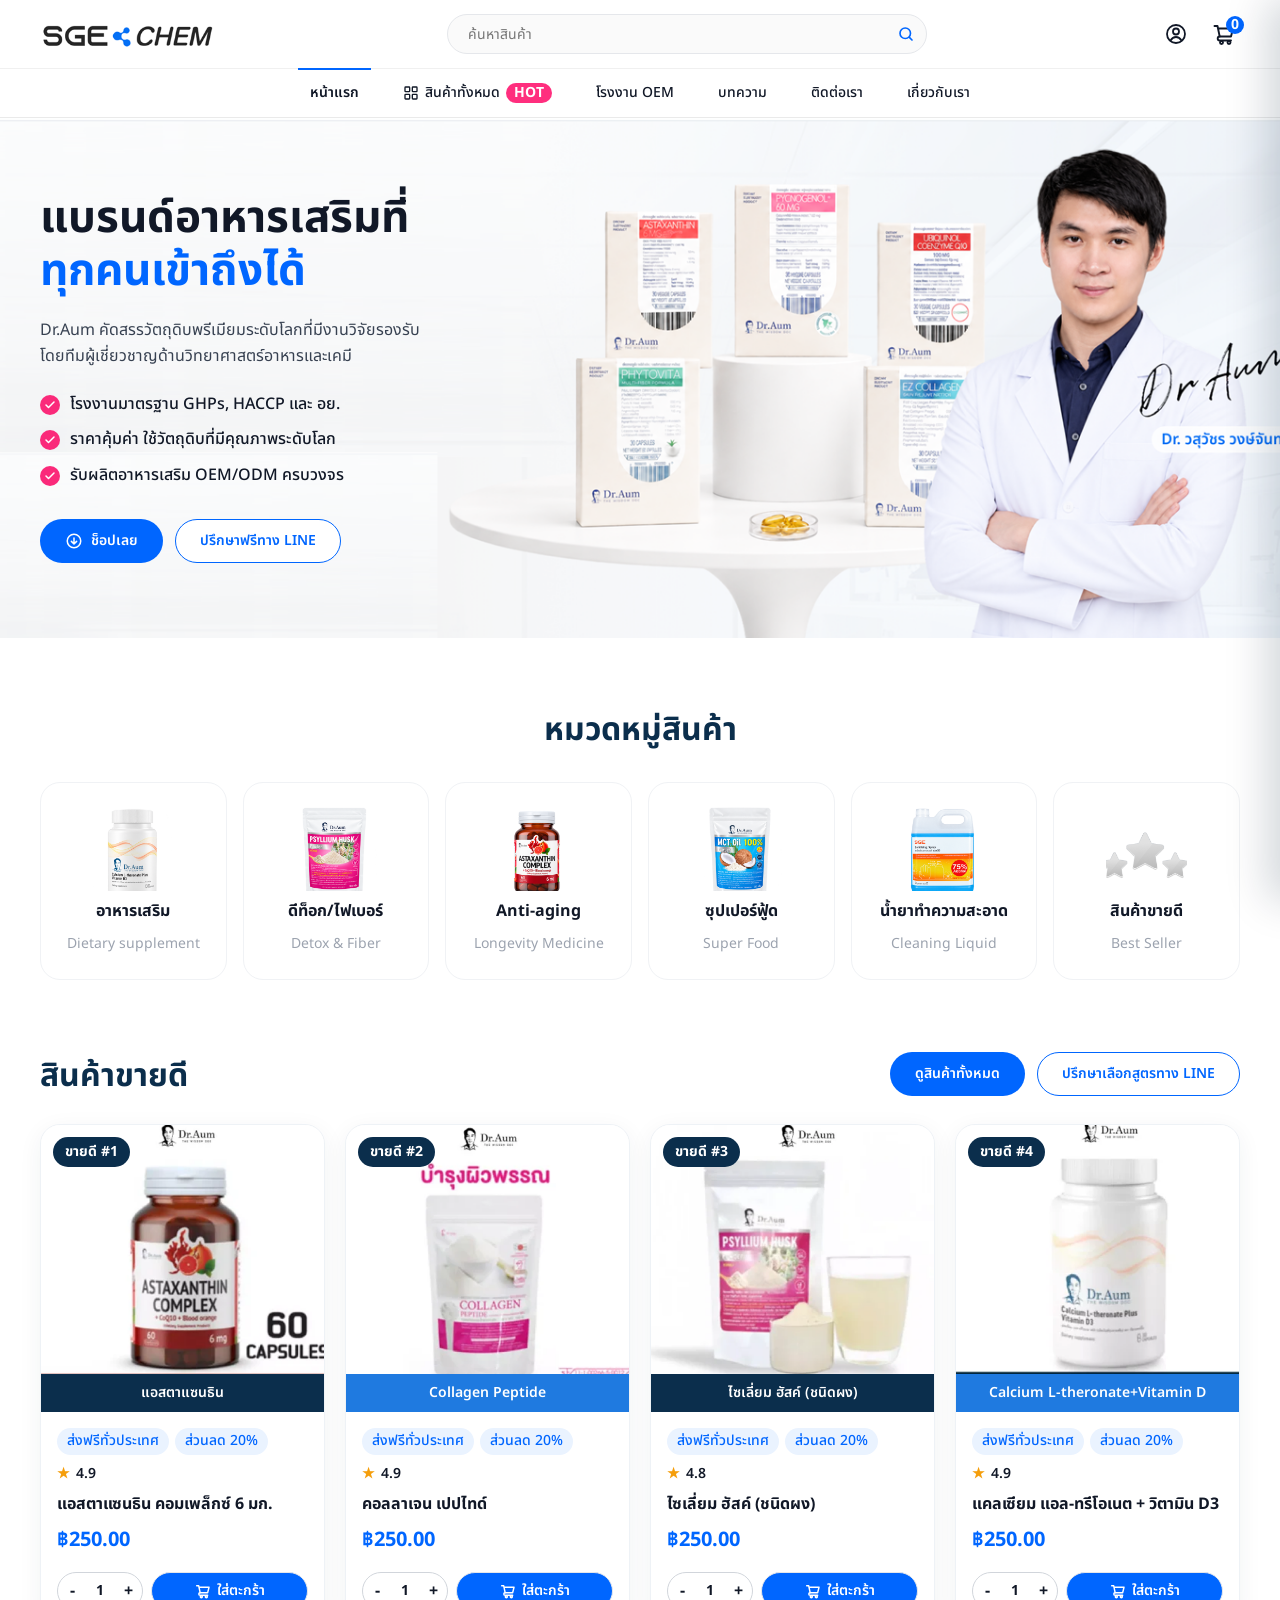
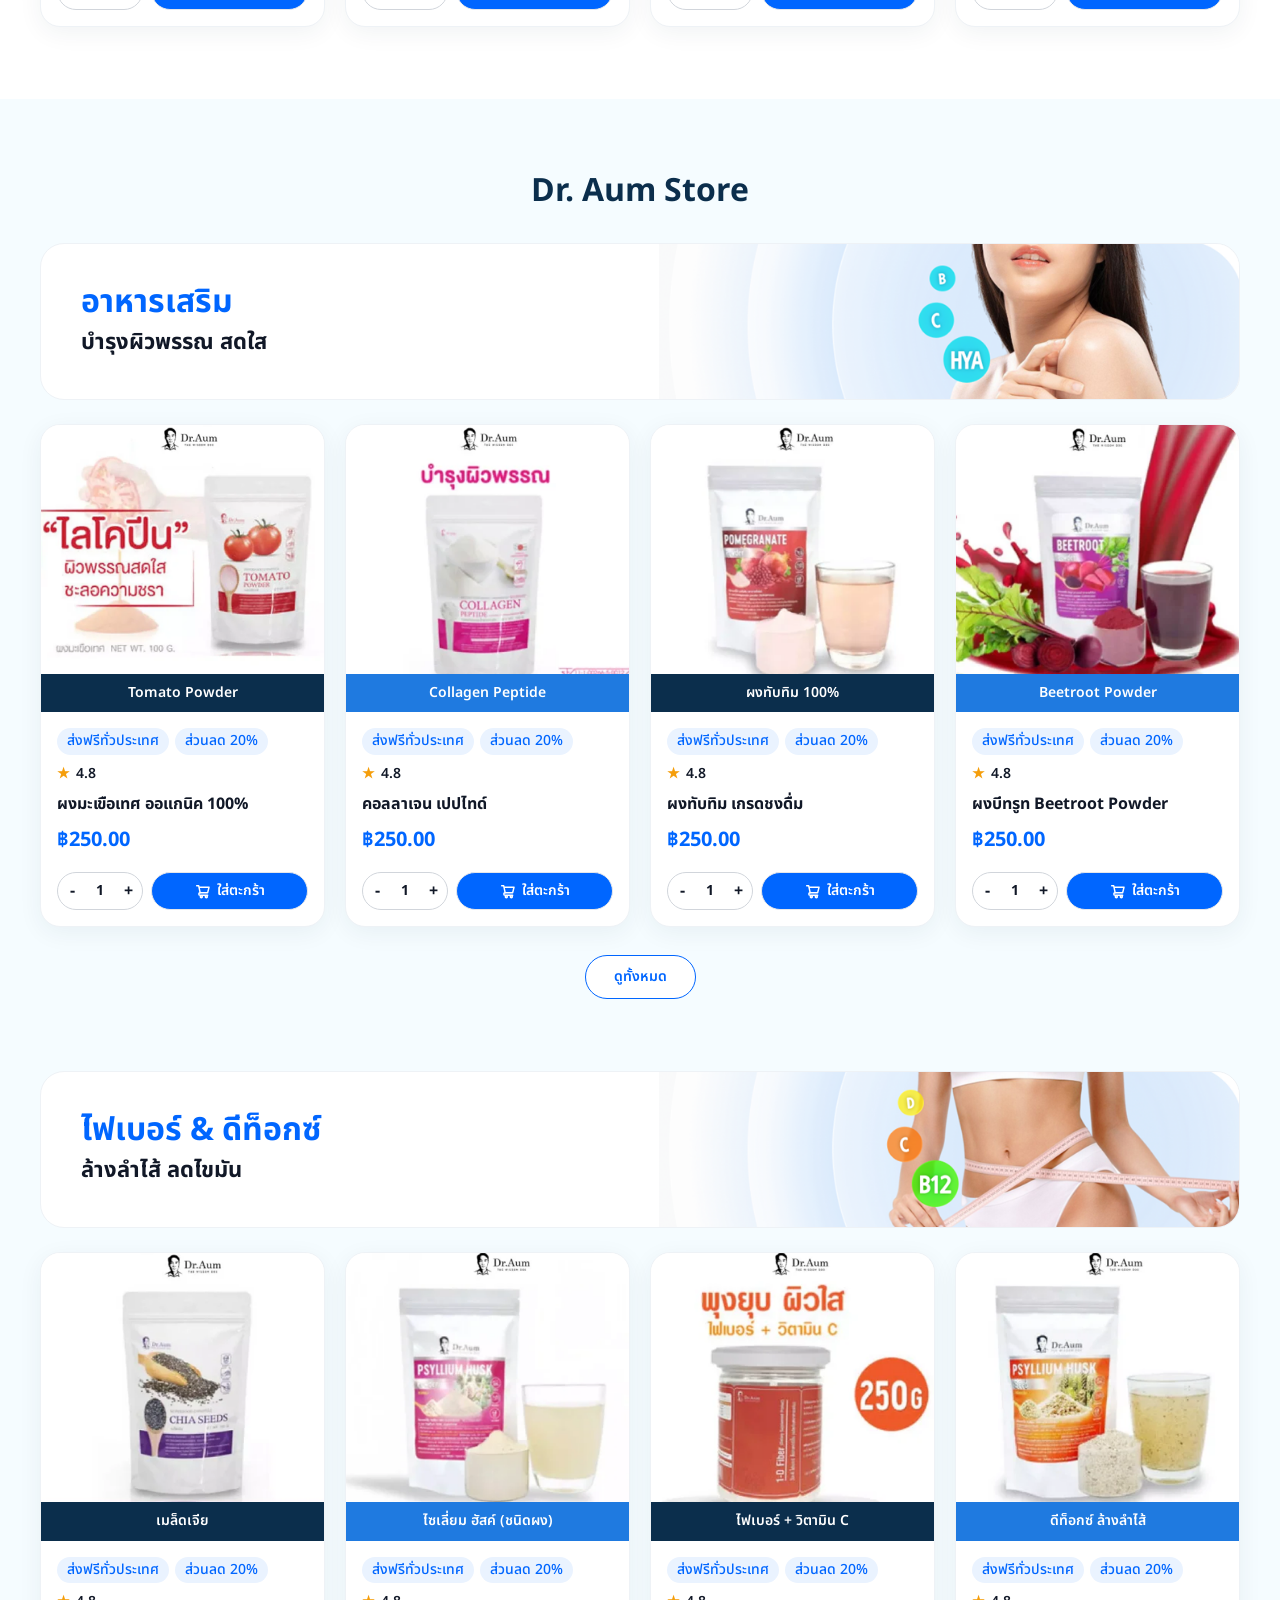
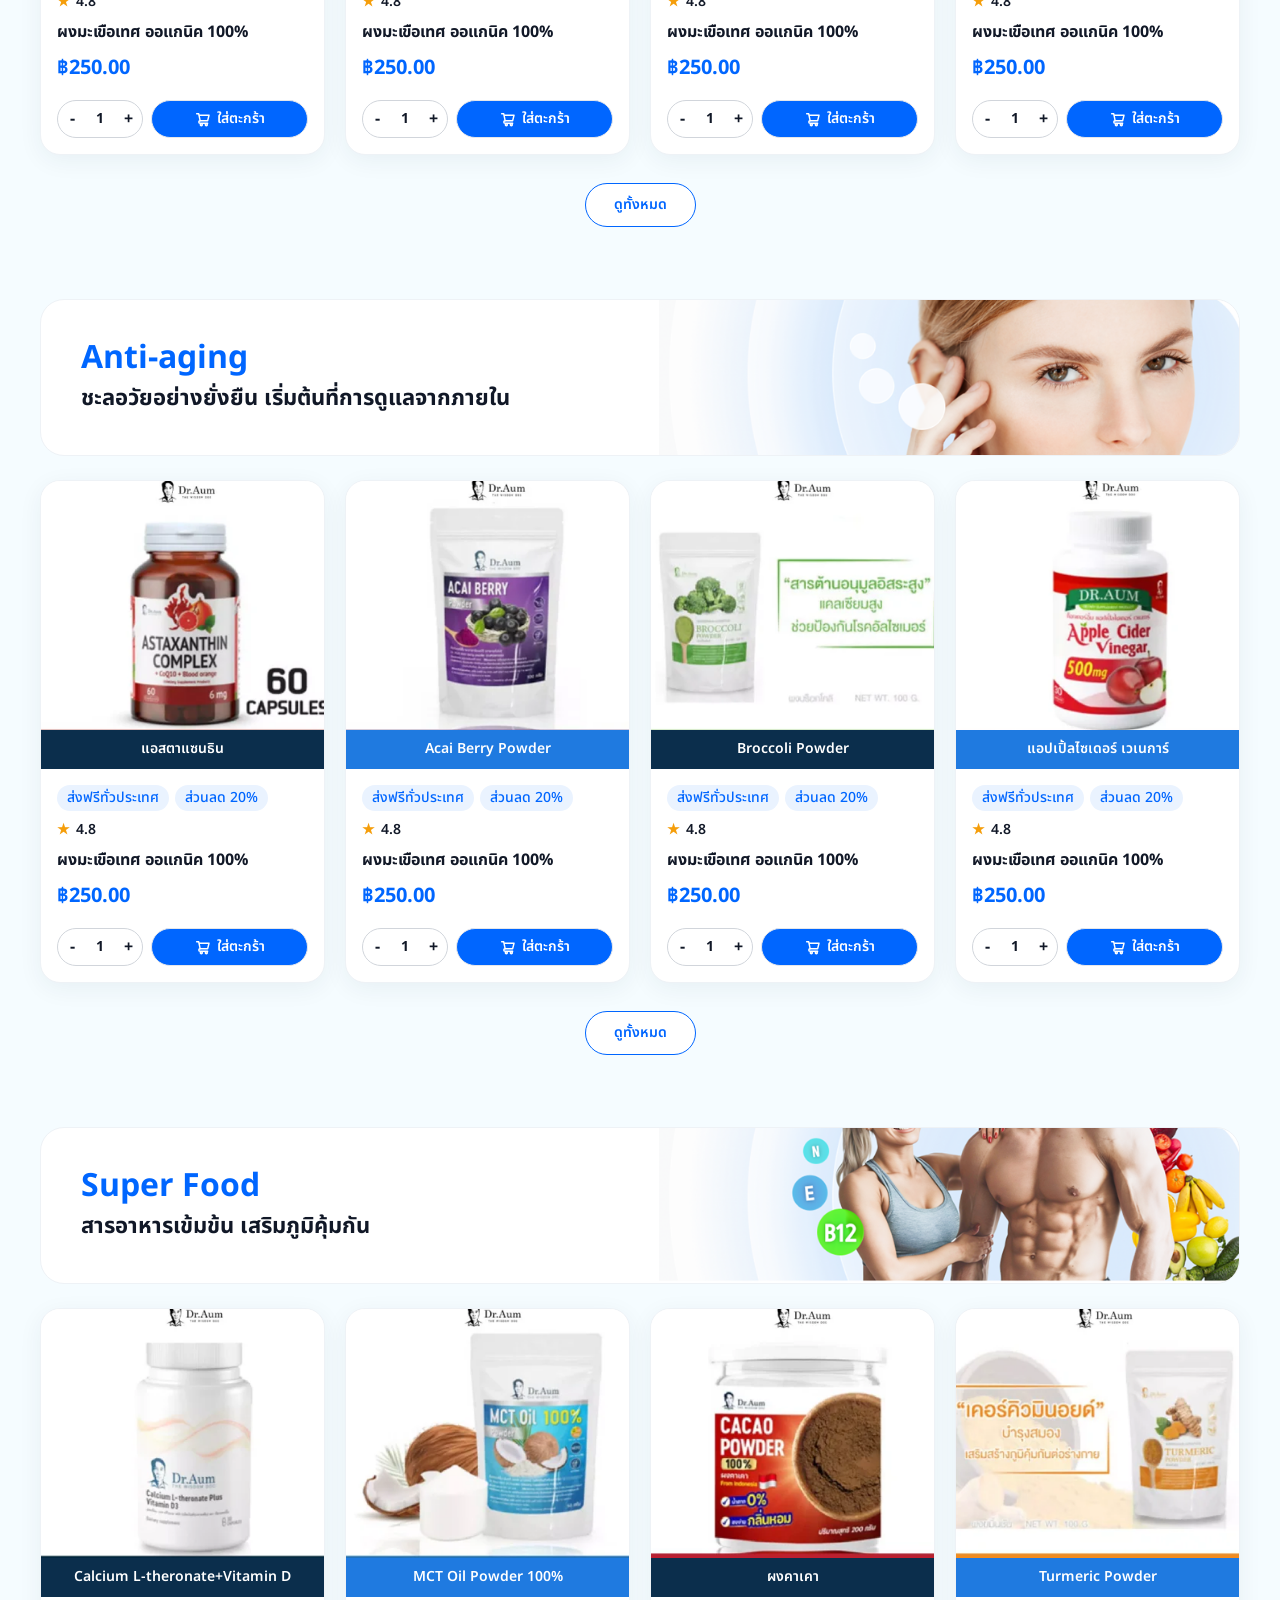
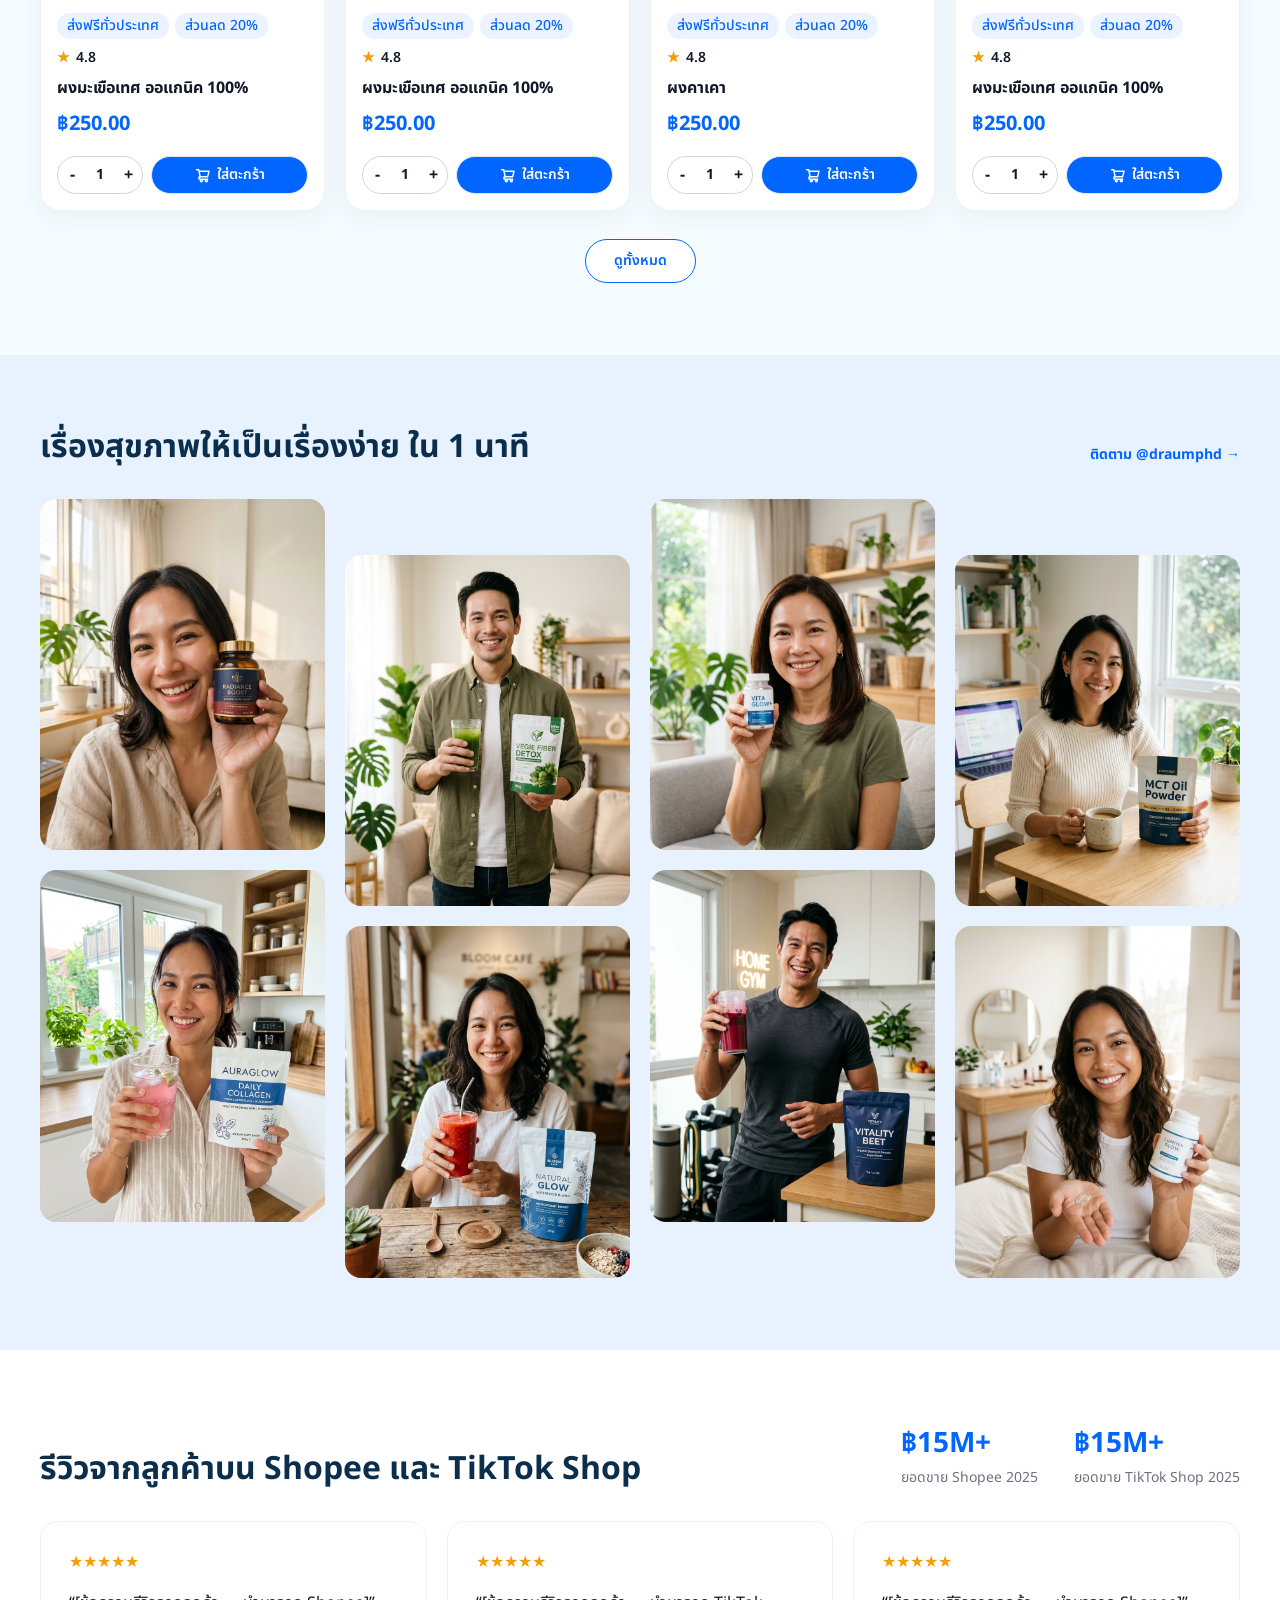
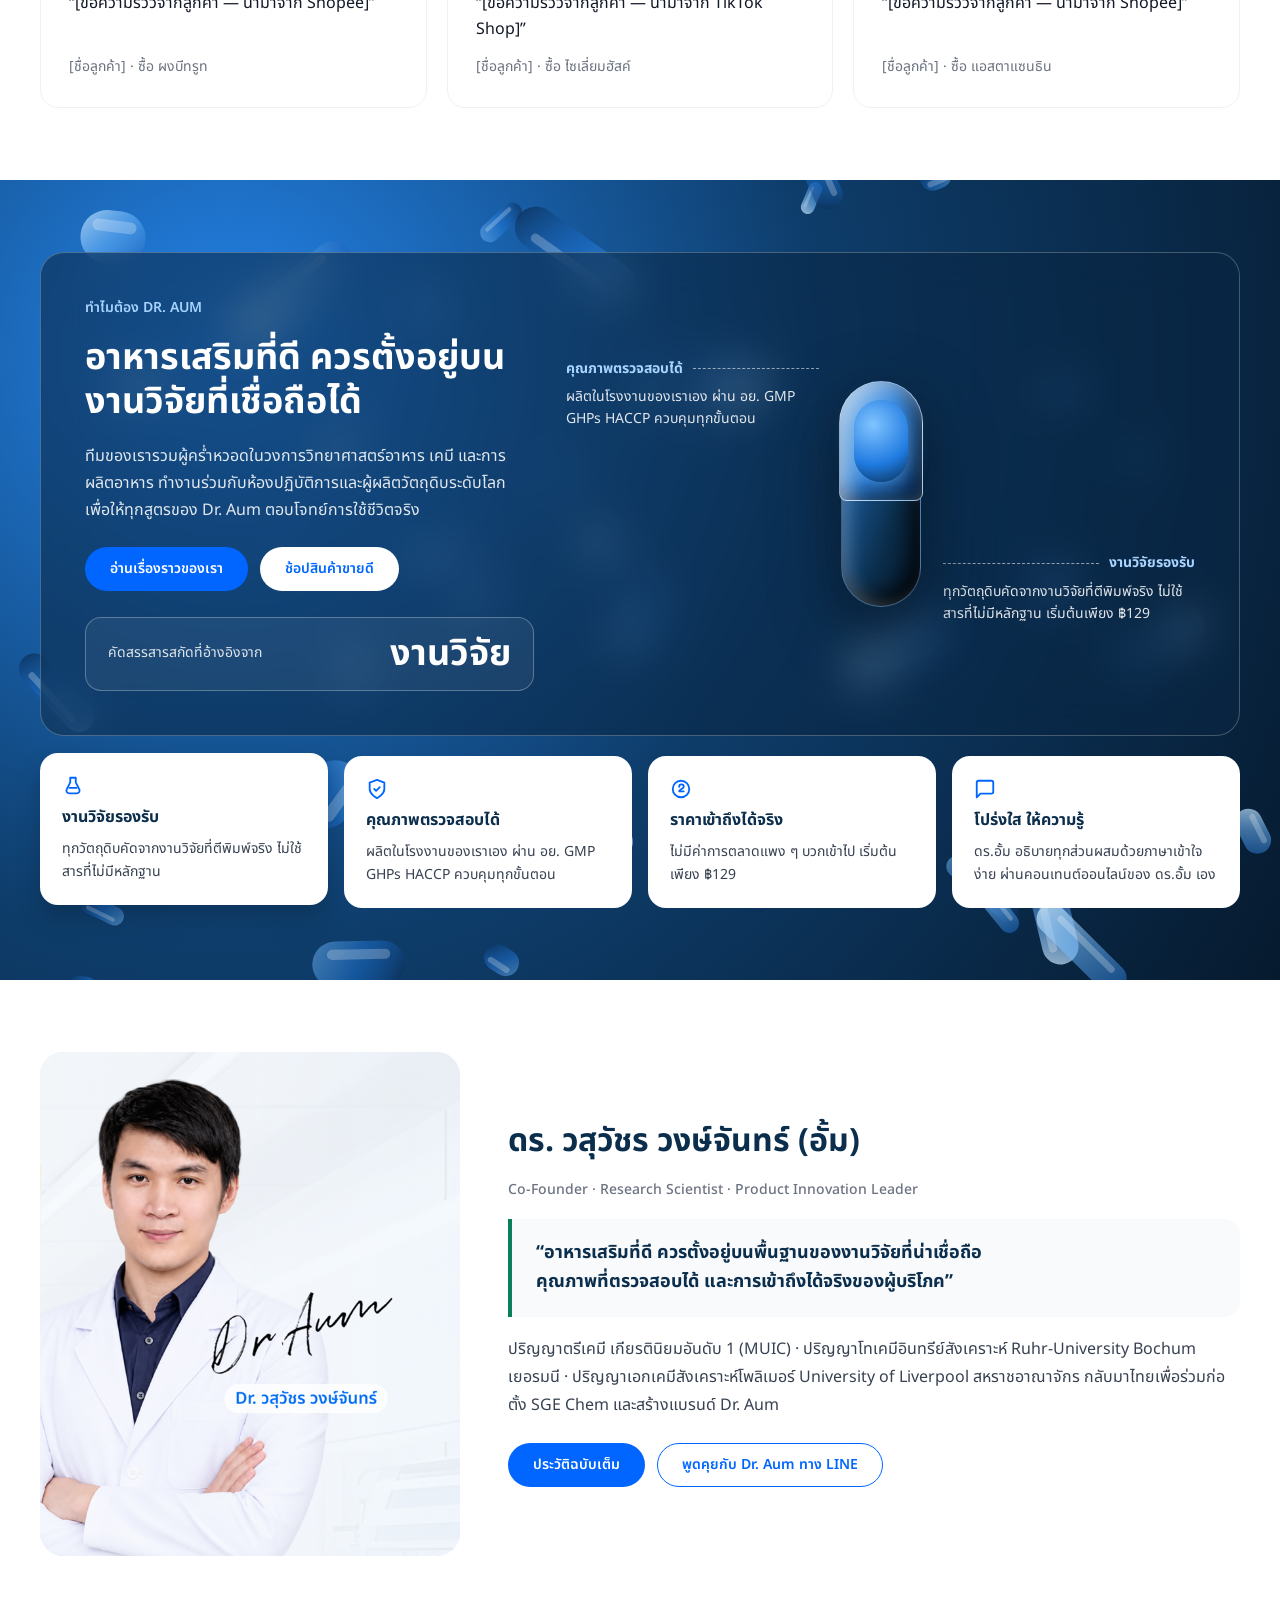
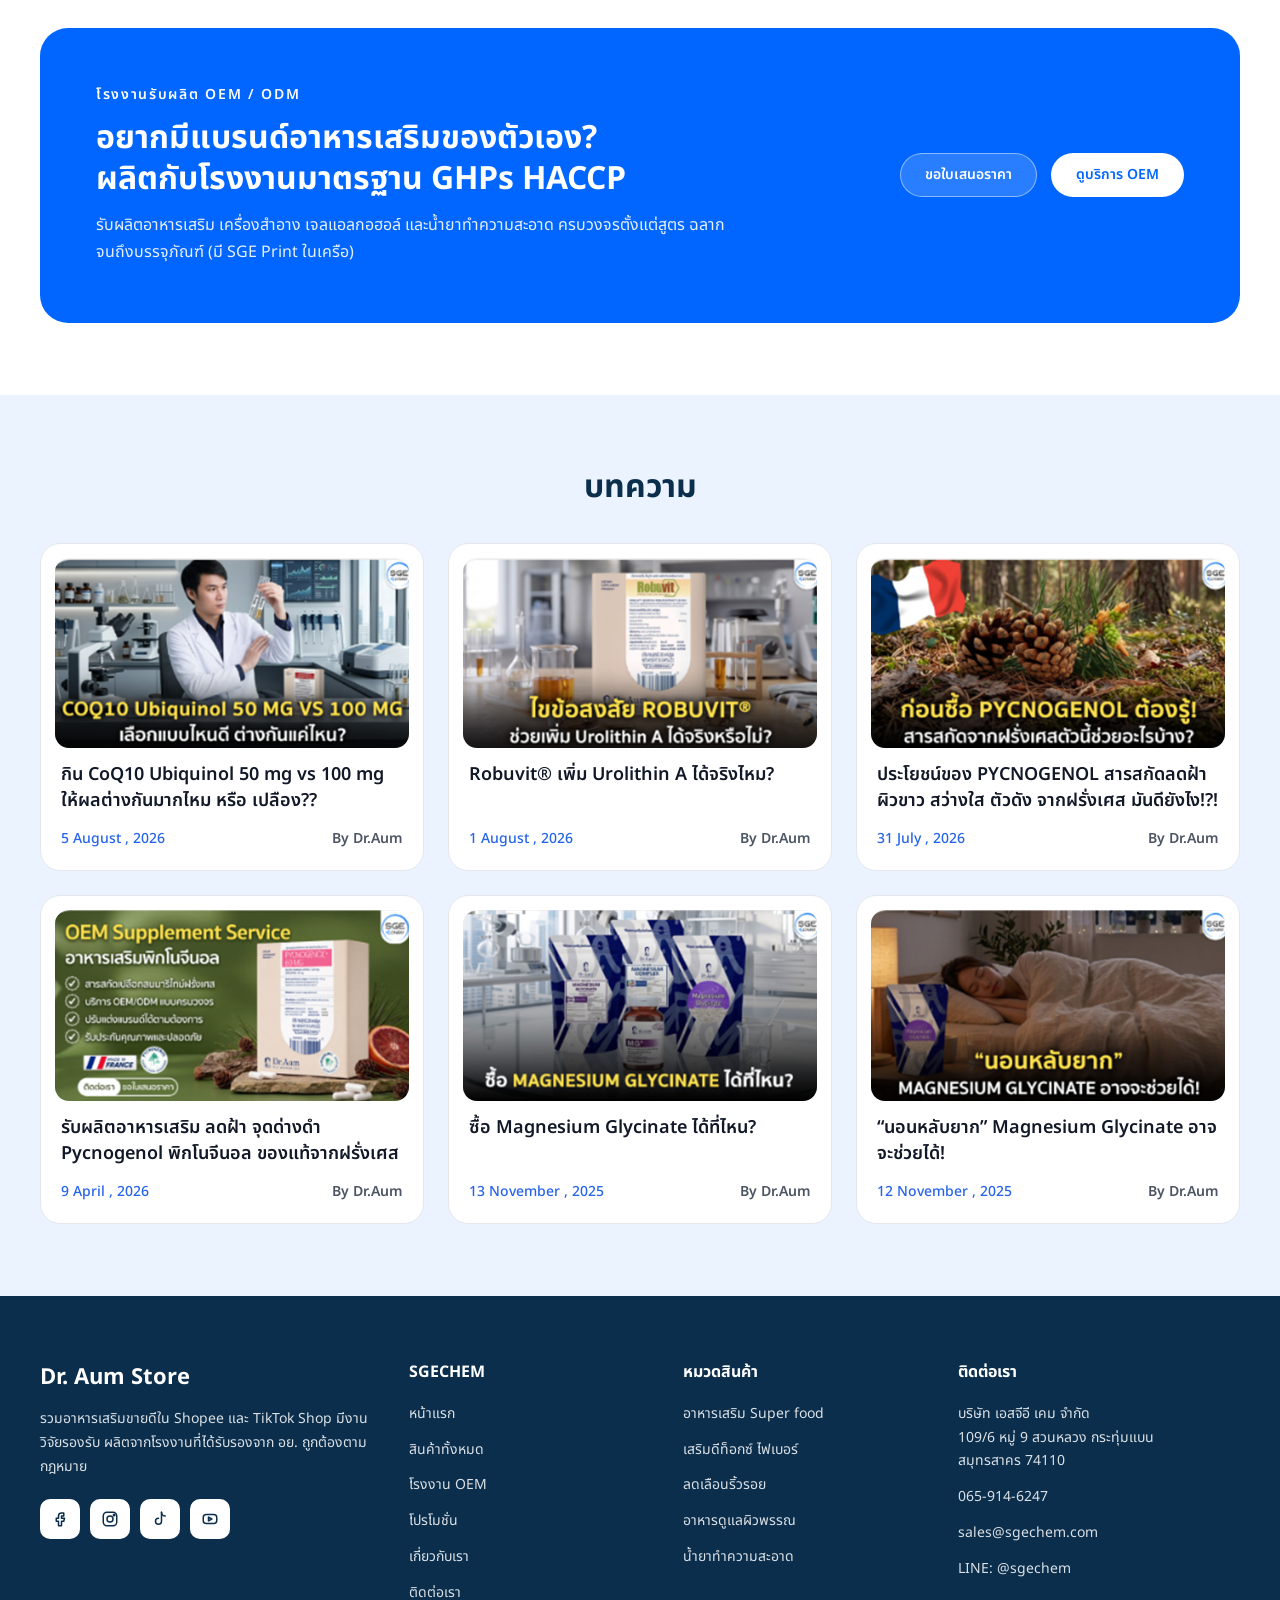
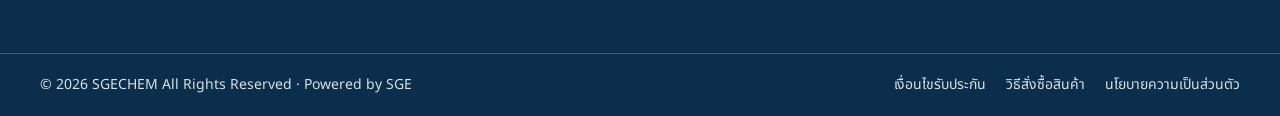
<file: index.html>
<!doctype html>
<html lang="th">
<head>
  <meta charset="utf-8">
  <meta name="viewport" content="width=device-width, initial-scale=1">
  <title>หน้าแรก (HOME) – Dr. Aum Store | SGE Chem</title>
  <meta name="description" content="Dr. Aum Store แบรนด์อาหารเสริมที่ทุกคนเข้าถึงได้ คัดสรรวัตถุดิบพรีเมียมระดับโลกที่มีงานวิจัยรองรับ โดยทีมผู้เชี่ยวชาญด้านวิทยาศาสตร์อาหารและเคมี">
  <link rel="icon" href="images/dr-aum-logo.png">
  <link rel="stylesheet" href="styles.css">
</head>
<body>
<div class="site-wrapper">

  <!-- ======================================================================
       HEADER (ORIGINAL DESIGN FROM HOME.PNG - FULL WIDTH BG, 1200PX CONTENT)
       ====================================================================== -->
  <header class="orig-header">
    <div class="orig-header-top">
      <a href="index.html" class="orig-logo" aria-label="SGE CHEM">
        <img src="images/sge-chem-logo.png" alt="SGE CHEM">
      </a>

      <form class="orig-search" onsubmit="event.preventDefault(); document.getElementById('best-seller').scrollIntoView({behavior:'smooth'});">
        <input type="search" placeholder="ค้นหาสินค้า" aria-label="ค้นหาสินค้า">
        <button type="submit" aria-label="ค้นหา">
          <svg width="18" height="18" viewBox="0 0 24 24" fill="none" stroke="currentColor" stroke-width="2.2" stroke-linecap="round"><circle cx="11" cy="11" r="7"/><path d="M20 20l-3.5-3.5"/></svg>
        </button>
      </form>

      <div class="orig-header-icons">
        <button type="button" class="orig-icon-btn" aria-label="บัญชีของฉัน">
          <svg width="24" height="24" viewBox="0 0 24 24" fill="none" stroke="currentColor" stroke-width="1.8" stroke-linecap="round"><circle cx="12" cy="12" r="9"/><circle cx="12" cy="9.5" r="3"/><path d="M6.5 18.5c1.4-2.3 3.3-3.5 5.5-3.5s4.1 1.2 5.5 3.5"/></svg>
        </button>
        <button type="button" class="orig-icon-btn js-toggle-cart" aria-label="ตะกร้าสินค้า">
          <svg width="24" height="24" viewBox="0 0 24 24" fill="none" stroke="currentColor" stroke-width="1.9" stroke-linecap="round" stroke-linejoin="round"><path d="M2.5 4h3l2.2 10.5h11.3l2-8H6.2"/><path d="M7.7 14.5a2 2 0 0 0 0 4h11.3"/><circle cx="9.5" cy="20.5" r="1.5"/><circle cx="17" cy="20.5" r="1.5"/></svg>
          <span class="orig-cart-dot js-cart-count">0</span>
        </button>
      </div>
    </div>

    <div class="orig-header-nav-wrap">
      <nav class="orig-header-nav" aria-label="เมนูหลัก">
        <a href="index.html" class="active">หน้าแรก</a>
        <a href="shop.html">
          <svg width="16" height="16" viewBox="0 0 24 24" fill="none" stroke="currentColor" stroke-width="2"><rect x="3" y="3" width="7" height="7" rx="1"/><rect x="14" y="3" width="7" height="7" rx="1"/><rect x="3" y="14" width="7" height="7" rx="1"/><rect x="14" y="14" width="7" height="7" rx="1"/></svg>
          <span>สินค้าทั้งหมด</span>
          <span class="orig-hot-pill">HOT</span>
        </a>
        <a href="oem.html">โรงงาน OEM</a>
        <a href="#articles">บทความ</a>
        <a href="contact.html">ติดต่อเรา</a>
        <a href="about.html">เกี่ยวกับเรา</a>
      </nav>
    </div>
  </header>

  <main>
    <!-- ======================================================================
         SECTION 1: HEADBANNER (FULL WIDTH, REAL TEXT ON LEFT + IMAGE ON RIGHT)
         ====================================================================== -->
    <section class="headbanner-full" id="headbanner">
      <div class="headbanner-inner">
        <div class="headbanner-text-col">
          <h1 class="headbanner-title">
            แบรนด์อาหารเสริมที่<br>
            <span>ทุกคนเข้าถึงได้</span>
          </h1>
          <p class="headbanner-sub">
            Dr.Aum คัดสรรวัตถุดิบพรีเมียมระดับโลกที่มีงานวิจัยรองรับ<br>
            โดยทีมผู้เชี่ยวชาญด้านวิทยาศาสตร์อาหารและเคมี
          </p>

          <ul class="headbanner-checks">
            <li>
              <span class="pink-check"><svg width="12" height="12" viewBox="0 0 24 24" fill="none" stroke="currentColor" stroke-width="3" stroke-linecap="round" stroke-linejoin="round"><path d="M20 6L9 17l-5-5"/></svg></span>
              <span>โรงงานมาตรฐาน GHPs, HACCP และ อย.</span>
            </li>
            <li>
              <span class="pink-check"><svg width="12" height="12" viewBox="0 0 24 24" fill="none" stroke="currentColor" stroke-width="3" stroke-linecap="round" stroke-linejoin="round"><path d="M20 6L9 17l-5-5"/></svg></span>
              <span>ราคาคุ้มค่า ใช้วัตถุดิบที่มีคุณภาพระดับโลก</span>
            </li>
            <li>
              <span class="pink-check"><svg width="12" height="12" viewBox="0 0 24 24" fill="none" stroke="currentColor" stroke-width="3" stroke-linecap="round" stroke-linejoin="round"><path d="M20 6L9 17l-5-5"/></svg></span>
              <span>รับผลิตอาหารเสริม OEM/ODM ครบวงจร</span>
            </li>
          </ul>

          <div class="headbanner-actions">
            <a href="#best-seller" class="btn btn-primary">
              <svg width="18" height="18" viewBox="0 0 24 24" fill="none" stroke="currentColor" stroke-width="2" stroke-linecap="round" stroke-linejoin="round"><circle cx="12" cy="12" r="9"/><path d="M12 8v8M8.5 12.5L12 16l3.5-3.5"/></svg>
              <span>ช็อปเลย</span>
            </a>
            <a href="https://lin.ee/krFaUpF" class="btn btn-outline">
              <span>ปรึกษาฟรีทาง LINE</span>
            </a>
          </div>
        </div>

        <div class="headbanner-mobile-img">
          <img src="images/hero-right-clean.png" alt="Dr. วสุวัชร วงษ์จันทร์ และผลิตภัณฑ์ Dr. Aum">
        </div>
      </div>
    </section>

    <!-- ======================================================================
         SECTION 2: PRODUCT CATEGORIES (หมวดหมู่สินค้า)
         ====================================================================== -->
    <section class="sec-block" id="categories">
      <div class="container">
        <div style="text-align:center;display:flex;flex-direction:column;align-items:center;gap:6px;margin-bottom:32px">
          <h2 class="sec-title">หมวดหมู่สินค้า</h2>
        </div>

        <div class="cat-grid-6">
          <a href="#cat-supplement" class="cat-card">
            <div class="cat-icon-box"><img src="images/cat-supplement.png" alt="อาหารเสริม"></div>
            <h3>อาหารเสริม</h3>
            <span>Dietary supplement</span>
          </a>
          <a href="#cat-detox" class="cat-card">
            <div class="cat-icon-box"><img src="images/cat-detox.png" alt="ดีท็อก/ไฟเบอร์"></div>
            <h3>ดีท็อก/ไฟเบอร์</h3>
            <span>Detox &amp; Fiber</span>
          </a>
          <a href="#cat-antiaging" class="cat-card">
            <div class="cat-icon-box"><img src="images/cat-antiaging.png" alt="Anti-aging"></div>
            <h3>Anti-aging</h3>
            <span>Longevity Medicine</span>
          </a>
          <a href="#cat-superfood" class="cat-card">
            <div class="cat-icon-box"><img src="images/cat-superfood.png" alt="ซุปเปอร์ฟู้ด"></div>
            <h3>ซุปเปอร์ฟู้ด</h3>
            <span>Super Food</span>
          </a>
          <a href="contact.html" class="cat-card">
            <div class="cat-icon-box"><img src="images/cat-cleaning.png" alt="น้ำยาทำความสะอาด"></div>
            <h3>น้ำยาทำความสะอาด</h3>
            <span>Cleaning Liquid</span>
          </a>
          <a href="#best-seller" class="cat-card">
            <div class="cat-icon-box"><img src="images/cat-bestseller.png" alt="สินค้าขายดี"></div>
            <h3>สินค้าขายดี</h3>
            <span>Best Seller</span>
          </a>
        </div>
      </div>
    </section>

    <!-- ======================================================================
         SECTION 3: BEST SELLER (สินค้าขายดี)
         ====================================================================== -->
    <section class="sec-block" id="best-seller">
      <div class="container">
        <div style="display:flex;justify-content:space-between;align-items:flex-end;gap:20px;flex-wrap:wrap;margin-bottom:28px">
          <div style="display:flex;flex-direction:column;gap:6px">
            <h2 class="sec-title">สินค้าขายดี</h2>
          </div>
          <div style="display:flex;gap:12px">
            <a href="#highlight-products" class="btn btn-primary">ดูสินค้าทั้งหมด</a>
            <a href="https://lin.ee/krFaUpF" class="btn btn-outline">ปรึกษาเลือกสูตรทาง LINE</a>
          </div>
        </div>

        <div class="product-grid-4">
          <article class="prod-card" data-id="bs-astaxanthin">
            <div class="prod-thumb-wrap">
              <span class="prod-rank-badge">ขายดี #1</span>
              <img src="images/prod-astaxanthin.png" alt="Astaxanthin Complex 6mg แอสตาแซนธิน">
            </div>
            <div class="prod-formula-bar">แอสตาแซนธิน</div>
            <div class="prod-body">
              <div class="prod-tags">
                <span class="prod-tag">ส่งฟรีทั่วประเทศ</span>
                <span class="prod-tag">ส่วนลด 20%</span>
              </div>
              <div class="prod-rating"><span class="star">★</span><span>4.9</span></div>
              <h3 class="prod-title">แอสตาแซนธิน คอมเพล็กซ์ 6 มก.</h3>
              <div class="prod-price-row">
                <span class="prod-price">฿250.00</span>
              </div>
              <div class="prod-cart-controls">
                <div class="qty-stepper">
                  <button type="button" class="qty-btn qty-minus" aria-label="ลดจำนวน">−</button>
                  <input type="number" class="qty-input" value="1" min="1" max="99" aria-label="จำนวน">
                  <button type="button" class="qty-btn qty-plus" aria-label="เพิ่มจำนวน">+</button>
                </div>
                <button type="button" class="add-cart-btn js-add-cart" data-id="bs-astaxanthin" data-name="แอสตาแซนธิน คอมเพล็กซ์ 6 มก." data-price="250" data-img="images/prod-astaxanthin.png"><svg width="16" height="16" viewBox="0 0 24 24" fill="none" stroke="currentColor" stroke-width="2.2" stroke-linecap="round" stroke-linejoin="round" aria-hidden="true"><path d="M2.5 4h3l2.2 10.5h11.3l2-8H6.2"/><path d="M7.7 14.5a2 2 0 0 0 0 4h11.3"/><circle cx="9.5" cy="20.5" r="1.5"/><circle cx="17" cy="20.5" r="1.5"/></svg><span>ใส่ตะกร้า</span></button>
              </div>
            </div>
          </article>

          <article class="prod-card" data-id="bs-collagen">
            <div class="prod-thumb-wrap">
              <span class="prod-rank-badge">ขายดี #2</span>
              <img src="images/prod-collagen.png" alt="Collagen Peptide คอลลาเจน เปปไทด์">
            </div>
            <div class="prod-formula-bar alt-blue">Collagen Peptide</div>
            <div class="prod-body">
              <div class="prod-tags">
                <span class="prod-tag">ส่งฟรีทั่วประเทศ</span>
                <span class="prod-tag">ส่วนลด 20%</span>
              </div>
              <div class="prod-rating"><span class="star">★</span><span>4.9</span></div>
              <h3 class="prod-title">คอลลาเจน เปปไทด์</h3>
              <div class="prod-price-row">
                <span class="prod-price">฿250.00</span>
              </div>
              <div class="prod-cart-controls">
                <div class="qty-stepper">
                  <button type="button" class="qty-btn qty-minus" aria-label="ลดจำนวน">−</button>
                  <input type="number" class="qty-input" value="1" min="1" max="99" aria-label="จำนวน">
                  <button type="button" class="qty-btn qty-plus" aria-label="เพิ่มจำนวน">+</button>
                </div>
                <button type="button" class="add-cart-btn js-add-cart" data-id="bs-collagen" data-name="คอลลาเจน เปปไทด์" data-price="250" data-img="images/prod-collagen.png"><svg width="16" height="16" viewBox="0 0 24 24" fill="none" stroke="currentColor" stroke-width="2.2" stroke-linecap="round" stroke-linejoin="round" aria-hidden="true"><path d="M2.5 4h3l2.2 10.5h11.3l2-8H6.2"/><path d="M7.7 14.5a2 2 0 0 0 0 4h11.3"/><circle cx="9.5" cy="20.5" r="1.5"/><circle cx="17" cy="20.5" r="1.5"/></svg><span>ใส่ตะกร้า</span></button>
              </div>
            </div>
          </article>

          <article class="prod-card" data-id="bs-psyllium">
            <div class="prod-thumb-wrap">
              <span class="prod-rank-badge">ขายดี #3</span>
              <img src="images/prod-psyllium-powder.png" alt="ไซเลี่ยม ฮัสค์ (ชนิดผง)">
            </div>
            <div class="prod-formula-bar">ไซเลี่ยม ฮัสค์ (ชนิดผง)</div>
            <div class="prod-body">
              <div class="prod-tags">
                <span class="prod-tag">ส่งฟรีทั่วประเทศ</span>
                <span class="prod-tag">ส่วนลด 20%</span>
              </div>
              <div class="prod-rating"><span class="star">★</span><span>4.8</span></div>
              <h3 class="prod-title">ไซเลี่ยม ฮัสค์ (ชนิดผง)</h3>
              <div class="prod-price-row">
                <span class="prod-price">฿250.00</span>
              </div>
              <div class="prod-cart-controls">
                <div class="qty-stepper">
                  <button type="button" class="qty-btn qty-minus" aria-label="ลดจำนวน">−</button>
                  <input type="number" class="qty-input" value="1" min="1" max="99" aria-label="จำนวน">
                  <button type="button" class="qty-btn qty-plus" aria-label="เพิ่มจำนวน">+</button>
                </div>
                <button type="button" class="add-cart-btn js-add-cart" data-id="bs-psyllium" data-name="ไซเลี่ยม ฮัสค์ (ชนิดผง)" data-price="250" data-img="images/prod-psyllium-powder.png"><svg width="16" height="16" viewBox="0 0 24 24" fill="none" stroke="currentColor" stroke-width="2.2" stroke-linecap="round" stroke-linejoin="round" aria-hidden="true"><path d="M2.5 4h3l2.2 10.5h11.3l2-8H6.2"/><path d="M7.7 14.5a2 2 0 0 0 0 4h11.3"/><circle cx="9.5" cy="20.5" r="1.5"/><circle cx="17" cy="20.5" r="1.5"/></svg><span>ใส่ตะกร้า</span></button>
              </div>
            </div>
          </article>

          <article class="prod-card" data-id="bs-calcium">
            <div class="prod-thumb-wrap">
              <span class="prod-rank-badge">ขายดี #4</span>
              <img src="images/prod-calcium.png" alt="Calcium L-threonate+Vitamin D3">
            </div>
            <div class="prod-formula-bar alt-blue">Calcium L-theronate+Vitamin D</div>
            <div class="prod-body">
              <div class="prod-tags">
                <span class="prod-tag">ส่งฟรีทั่วประเทศ</span>
                <span class="prod-tag">ส่วนลด 20%</span>
              </div>
              <div class="prod-rating"><span class="star">★</span><span>4.9</span></div>
              <h3 class="prod-title">แคลเซียม แอล-ทรีโอเนต + วิตามิน D3</h3>
              <div class="prod-price-row">
                <span class="prod-price">฿250.00</span>
              </div>
              <div class="prod-cart-controls">
                <div class="qty-stepper">
                  <button type="button" class="qty-btn qty-minus" aria-label="ลดจำนวน">−</button>
                  <input type="number" class="qty-input" value="1" min="1" max="99" aria-label="จำนวน">
                  <button type="button" class="qty-btn qty-plus" aria-label="เพิ่มจำนวน">+</button>
                </div>
                <button type="button" class="add-cart-btn js-add-cart" data-id="bs-calcium" data-name="แคลเซียม แอล-ทรีโอเนต + วิตามิน D3" data-price="250" data-img="images/prod-calcium.png"><svg width="16" height="16" viewBox="0 0 24 24" fill="none" stroke="currentColor" stroke-width="2.2" stroke-linecap="round" stroke-linejoin="round" aria-hidden="true"><path d="M2.5 4h3l2.2 10.5h11.3l2-8H6.2"/><path d="M7.7 14.5a2 2 0 0 0 0 4h11.3"/><circle cx="9.5" cy="20.5" r="1.5"/><circle cx="17" cy="20.5" r="1.5"/></svg><span>ใส่ตะกร้า</span></button>
              </div>
            </div>
          </article>
        </div>
      </div>
    </section>

    <!-- ======================================================================
         SECTION 4: HIGHLIGHT PRODUCTS (Dr. Aum Store) — BG #F5FCFF
         ====================================================================== -->
    <section class="sec-highlight-bg" id="highlight-products">
      <div class="container">
        <div style="text-align:center;display:flex;flex-direction:column;align-items:center;gap:6px;margin-bottom:32px">
          <h2 class="sec-title">Dr. Aum Store</h2>
        </div>

        <!-- 5.1 อาหารเสริม -->
        <div id="cat-supplement">
          <div class="cat-showcase-banner">
            <div class="cat-showcase-text">
              <h3>อาหารเสริม</h3>
              <p>บำรุงผิวพรรณ สดใส</p>
            </div>
            <div class="cat-showcase-img">
              <img src="images/banner-supplement.png" alt="อาหารเสริม บำรุงผิวพรรณ สดใส">
            </div>
          </div>

          <div class="product-grid-4">
            <article class="prod-card" data-id="sup-1">
              <div class="prod-thumb-wrap"><img src="images/prod-tomato.png" alt="Tomato Powder"></div>
              <div class="prod-formula-bar">Tomato Powder</div>
              <div class="prod-body">
                <div class="prod-tags"><span class="prod-tag">ส่งฟรีทั่วประเทศ</span><span class="prod-tag">ส่วนลด 20%</span></div>
                <div class="prod-rating"><span class="star">★</span><span>4.8</span></div>
                <h3 class="prod-title">ผงมะเขือเทศ ออแกนิค 100%</h3>
                <div class="prod-price-row"><span class="prod-price">฿250.00</span></div>
                <div class="prod-cart-controls">
                  <div class="qty-stepper">
                    <button type="button" class="qty-btn qty-minus">−</button>
                    <input type="number" class="qty-input" value="1" min="1" max="99">
                    <button type="button" class="qty-btn qty-plus">+</button>
                  </div>
                  <button type="button" class="add-cart-btn js-add-cart" data-id="sup-1" data-name="ผงมะเขือเทศ ออแกนิค 100%" data-price="250" data-img="images/prod-tomato.png"><svg width="16" height="16" viewBox="0 0 24 24" fill="none" stroke="currentColor" stroke-width="2.2" stroke-linecap="round" stroke-linejoin="round" aria-hidden="true"><path d="M2.5 4h3l2.2 10.5h11.3l2-8H6.2"/><path d="M7.7 14.5a2 2 0 0 0 0 4h11.3"/><circle cx="9.5" cy="20.5" r="1.5"/><circle cx="17" cy="20.5" r="1.5"/></svg><span>ใส่ตะกร้า</span></button>
                </div>
              </div>
            </article>

            <article class="prod-card" data-id="sup-2">
              <div class="prod-thumb-wrap"><img src="images/prod-collagen.png" alt="Collagen Peptide"></div>
              <div class="prod-formula-bar alt-blue">Collagen Peptide</div>
              <div class="prod-body">
                <div class="prod-tags"><span class="prod-tag">ส่งฟรีทั่วประเทศ</span><span class="prod-tag">ส่วนลด 20%</span></div>
                <div class="prod-rating"><span class="star">★</span><span>4.8</span></div>
                <h3 class="prod-title">คอลลาเจน เปปไทด์</h3>
                <div class="prod-price-row"><span class="prod-price">฿250.00</span></div>
                <div class="prod-cart-controls">
                  <div class="qty-stepper">
                    <button type="button" class="qty-btn qty-minus">−</button>
                    <input type="number" class="qty-input" value="1" min="1" max="99">
                    <button type="button" class="qty-btn qty-plus">+</button>
                  </div>
                  <button type="button" class="add-cart-btn js-add-cart" data-id="sup-2" data-name="คอลลาเจน เปปไทด์" data-price="250" data-img="images/prod-collagen.png"><svg width="16" height="16" viewBox="0 0 24 24" fill="none" stroke="currentColor" stroke-width="2.2" stroke-linecap="round" stroke-linejoin="round" aria-hidden="true"><path d="M2.5 4h3l2.2 10.5h11.3l2-8H6.2"/><path d="M7.7 14.5a2 2 0 0 0 0 4h11.3"/><circle cx="9.5" cy="20.5" r="1.5"/><circle cx="17" cy="20.5" r="1.5"/></svg><span>ใส่ตะกร้า</span></button>
                </div>
              </div>
            </article>

            <article class="prod-card" data-id="sup-3">
              <div class="prod-thumb-wrap"><img src="images/prod-pomegranate.png" alt="ผงทับทิม 100%"></div>
              <div class="prod-formula-bar">ผงทับทิม 100%</div>
              <div class="prod-body">
                <div class="prod-tags"><span class="prod-tag">ส่งฟรีทั่วประเทศ</span><span class="prod-tag">ส่วนลด 20%</span></div>
                <div class="prod-rating"><span class="star">★</span><span>4.8</span></div>
                <h3 class="prod-title">ผงทับทิม เกรดชงดื่ม</h3>
                <div class="prod-price-row"><span class="prod-price">฿250.00</span></div>
                <div class="prod-cart-controls">
                  <div class="qty-stepper">
                    <button type="button" class="qty-btn qty-minus">−</button>
                    <input type="number" class="qty-input" value="1" min="1" max="99">
                    <button type="button" class="qty-btn qty-plus">+</button>
                  </div>
                  <button type="button" class="add-cart-btn js-add-cart" data-id="sup-3" data-name="ผงทับทิม เกรดชงดื่ม" data-price="250" data-img="images/prod-pomegranate.png"><svg width="16" height="16" viewBox="0 0 24 24" fill="none" stroke="currentColor" stroke-width="2.2" stroke-linecap="round" stroke-linejoin="round" aria-hidden="true"><path d="M2.5 4h3l2.2 10.5h11.3l2-8H6.2"/><path d="M7.7 14.5a2 2 0 0 0 0 4h11.3"/><circle cx="9.5" cy="20.5" r="1.5"/><circle cx="17" cy="20.5" r="1.5"/></svg><span>ใส่ตะกร้า</span></button>
                </div>
              </div>
            </article>

            <article class="prod-card" data-id="sup-4">
              <div class="prod-thumb-wrap"><img src="images/prod-beetroot.png" alt="Beetroot Powder"></div>
              <div class="prod-formula-bar alt-blue">Beetroot Powder</div>
              <div class="prod-body">
                <div class="prod-tags"><span class="prod-tag">ส่งฟรีทั่วประเทศ</span><span class="prod-tag">ส่วนลด 20%</span></div>
                <div class="prod-rating"><span class="star">★</span><span>4.8</span></div>
                <h3 class="prod-title">ผงบีทรูท Beetroot Powder</h3>
                <div class="prod-price-row"><span class="prod-price">฿250.00</span></div>
                <div class="prod-cart-controls">
                  <div class="qty-stepper">
                    <button type="button" class="qty-btn qty-minus">−</button>
                    <input type="number" class="qty-input" value="1" min="1" max="99">
                    <button type="button" class="qty-btn qty-plus">+</button>
                  </div>
                  <button type="button" class="add-cart-btn js-add-cart" data-id="sup-4" data-name="ผงบีทรูท Beetroot Powder" data-price="250" data-img="images/prod-beetroot.png"><svg width="16" height="16" viewBox="0 0 24 24" fill="none" stroke="currentColor" stroke-width="2.2" stroke-linecap="round" stroke-linejoin="round" aria-hidden="true"><path d="M2.5 4h3l2.2 10.5h11.3l2-8H6.2"/><path d="M7.7 14.5a2 2 0 0 0 0 4h11.3"/><circle cx="9.5" cy="20.5" r="1.5"/><circle cx="17" cy="20.5" r="1.5"/></svg><span>ใส่ตะกร้า</span></button>
                </div>
              </div>
            </article>
          </div>

          <div class="sec-bottom-cta">
            <a href="shop.html?cat=supplement" class="btn-gray-pill">ดูทั้งหมด</a>
          </div>
        </div>

        <!-- 5.2 ไฟเบอร์ & ดีท็อกซ์ -->
        <div id="cat-detox" style="padding-top:72px">
          <div class="cat-showcase-banner">
            <div class="cat-showcase-text">
              <h3>ไฟเบอร์ &amp; ดีท็อกซ์</h3>
              <p>ล้างลำไส้ ลดไขมัน</p>
            </div>
            <div class="cat-showcase-img">
              <img src="images/banner-detox.png" alt="ไฟเบอร์ & ดีท็อกซ์ ล้างลำไส้ ลดไขมัน">
            </div>
          </div>

          <div class="product-grid-4">
            <article class="prod-card" data-id="det-1">
              <div class="prod-thumb-wrap"><img src="images/prod-chia.png" alt="เมล็ดเจีย"></div>
              <div class="prod-formula-bar">เมล็ดเจีย</div>
              <div class="prod-body">
                <div class="prod-tags"><span class="prod-tag">ส่งฟรีทั่วประเทศ</span><span class="prod-tag">ส่วนลด 20%</span></div>
                <div class="prod-rating"><span class="star">★</span><span>4.8</span></div>
                <h3 class="prod-title">ผงมะเขือเทศ ออแกนิค 100%</h3>
                <div class="prod-price-row"><span class="prod-price">฿250.00</span></div>
                <div class="prod-cart-controls">
                  <div class="qty-stepper">
                    <button type="button" class="qty-btn qty-minus">−</button>
                    <input type="number" class="qty-input" value="1" min="1" max="99">
                    <button type="button" class="qty-btn qty-plus">+</button>
                  </div>
                  <button type="button" class="add-cart-btn js-add-cart" data-id="det-1" data-name="เมล็ดเจีย ออแกนิค 100%" data-price="250" data-img="images/prod-chia.png"><svg width="16" height="16" viewBox="0 0 24 24" fill="none" stroke="currentColor" stroke-width="2.2" stroke-linecap="round" stroke-linejoin="round" aria-hidden="true"><path d="M2.5 4h3l2.2 10.5h11.3l2-8H6.2"/><path d="M7.7 14.5a2 2 0 0 0 0 4h11.3"/><circle cx="9.5" cy="20.5" r="1.5"/><circle cx="17" cy="20.5" r="1.5"/></svg><span>ใส่ตะกร้า</span></button>
                </div>
              </div>
            </article>

            <article class="prod-card" data-id="det-2">
              <div class="prod-thumb-wrap"><img src="images/prod-psyllium-powder.png" alt="ไซเลี่ยม ฮัสค์ (ชนิดผง)"></div>
              <div class="prod-formula-bar alt-blue">ไซเลี่ยม ฮัสค์ (ชนิดผง)</div>
              <div class="prod-body">
                <div class="prod-tags"><span class="prod-tag">ส่งฟรีทั่วประเทศ</span><span class="prod-tag">ส่วนลด 20%</span></div>
                <div class="prod-rating"><span class="star">★</span><span>4.8</span></div>
                <h3 class="prod-title">ผงมะเขือเทศ ออแกนิค 100%</h3>
                <div class="prod-price-row"><span class="prod-price">฿250.00</span></div>
                <div class="prod-cart-controls">
                  <div class="qty-stepper">
                    <button type="button" class="qty-btn qty-minus">−</button>
                    <input type="number" class="qty-input" value="1" min="1" max="99">
                    <button type="button" class="qty-btn qty-plus">+</button>
                  </div>
                  <button type="button" class="add-cart-btn js-add-cart" data-id="det-2" data-name="ไซเลี่ยม ฮัสค์ (ชนิดผง)" data-price="250" data-img="images/prod-psyllium-powder.png"><svg width="16" height="16" viewBox="0 0 24 24" fill="none" stroke="currentColor" stroke-width="2.2" stroke-linecap="round" stroke-linejoin="round" aria-hidden="true"><path d="M2.5 4h3l2.2 10.5h11.3l2-8H6.2"/><path d="M7.7 14.5a2 2 0 0 0 0 4h11.3"/><circle cx="9.5" cy="20.5" r="1.5"/><circle cx="17" cy="20.5" r="1.5"/></svg><span>ใส่ตะกร้า</span></button>
                </div>
              </div>
            </article>

            <article class="prod-card" data-id="det-3">
              <div class="prod-thumb-wrap"><img src="images/prod-fiber-vitc.png" alt="ไฟเบอร์ + วิตามิน C"></div>
              <div class="prod-formula-bar">ไฟเบอร์ + วิตามิน C</div>
              <div class="prod-body">
                <div class="prod-tags"><span class="prod-tag">ส่งฟรีทั่วประเทศ</span><span class="prod-tag">ส่วนลด 20%</span></div>
                <div class="prod-rating"><span class="star">★</span><span>4.8</span></div>
                <h3 class="prod-title">ผงมะเขือเทศ ออแกนิค 100%</h3>
                <div class="prod-price-row"><span class="prod-price">฿250.00</span></div>
                <div class="prod-cart-controls">
                  <div class="qty-stepper">
                    <button type="button" class="qty-btn qty-minus">−</button>
                    <input type="number" class="qty-input" value="1" min="1" max="99">
                    <button type="button" class="qty-btn qty-plus">+</button>
                  </div>
                  <button type="button" class="add-cart-btn js-add-cart" data-id="det-3" data-name="ไฟเบอร์ + วิตามิน C" data-price="250" data-img="images/prod-fiber-vitc.png"><svg width="16" height="16" viewBox="0 0 24 24" fill="none" stroke="currentColor" stroke-width="2.2" stroke-linecap="round" stroke-linejoin="round" aria-hidden="true"><path d="M2.5 4h3l2.2 10.5h11.3l2-8H6.2"/><path d="M7.7 14.5a2 2 0 0 0 0 4h11.3"/><circle cx="9.5" cy="20.5" r="1.5"/><circle cx="17" cy="20.5" r="1.5"/></svg><span>ใส่ตะกร้า</span></button>
                </div>
              </div>
            </article>

            <article class="prod-card" data-id="det-4">
              <div class="prod-thumb-wrap"><img src="images/prod-psyllium-husk.png" alt="ดีท็อกซ์ ล้างลำไส้"></div>
              <div class="prod-formula-bar alt-blue">ดีท็อกซ์ ล้างลำไส้</div>
              <div class="prod-body">
                <div class="prod-tags"><span class="prod-tag">ส่งฟรีทั่วประเทศ</span><span class="prod-tag">ส่วนลด 20%</span></div>
                <div class="prod-rating"><span class="star">★</span><span>4.8</span></div>
                <h3 class="prod-title">ผงมะเขือเทศ ออแกนิค 100%</h3>
                <div class="prod-price-row"><span class="prod-price">฿250.00</span></div>
                <div class="prod-cart-controls">
                  <div class="qty-stepper">
                    <button type="button" class="qty-btn qty-minus">−</button>
                    <input type="number" class="qty-input" value="1" min="1" max="99">
                    <button type="button" class="qty-btn qty-plus">+</button>
                  </div>
                  <button type="button" class="add-cart-btn js-add-cart" data-id="det-4" data-name="ดีท็อกซ์ ล้างลำไส้" data-price="250" data-img="images/prod-psyllium-husk.png"><svg width="16" height="16" viewBox="0 0 24 24" fill="none" stroke="currentColor" stroke-width="2.2" stroke-linecap="round" stroke-linejoin="round" aria-hidden="true"><path d="M2.5 4h3l2.2 10.5h11.3l2-8H6.2"/><path d="M7.7 14.5a2 2 0 0 0 0 4h11.3"/><circle cx="9.5" cy="20.5" r="1.5"/><circle cx="17" cy="20.5" r="1.5"/></svg><span>ใส่ตะกร้า</span></button>
                </div>
              </div>
            </article>
          </div>

          <div class="sec-bottom-cta">
            <a href="shop.html?cat=detox" class="btn-gray-pill">ดูทั้งหมด</a>
          </div>
        </div>

        <!-- 5.3 Anti-aging -->
        <div id="cat-antiaging" style="padding-top:72px">
          <div class="cat-showcase-banner">
            <div class="cat-showcase-text">
              <h3>Anti-aging</h3>
              <p>ชะลอวัยอย่างยั่งยืน เริ่มต้นที่การดูแลจากภายใน</p>
            </div>
            <div class="cat-showcase-img">
              <img src="images/banner-antiaging.png" alt="Anti-aging ชะลอวัยอย่างยั่งยืน">
            </div>
          </div>

          <div class="product-grid-4">
            <article class="prod-card" data-id="anti-1">
              <div class="prod-thumb-wrap"><img src="images/prod-astaxanthin.png" alt="แอสตาแซนธิน"></div>
              <div class="prod-formula-bar">แอสตาแซนธิน</div>
              <div class="prod-body">
                <div class="prod-tags"><span class="prod-tag">ส่งฟรีทั่วประเทศ</span><span class="prod-tag">ส่วนลด 20%</span></div>
                <div class="prod-rating"><span class="star">★</span><span>4.8</span></div>
                <h3 class="prod-title">ผงมะเขือเทศ ออแกนิค 100%</h3>
                <div class="prod-price-row"><span class="prod-price">฿250.00</span></div>
                <div class="prod-cart-controls">
                  <div class="qty-stepper">
                    <button type="button" class="qty-btn qty-minus">−</button>
                    <input type="number" class="qty-input" value="1" min="1" max="99">
                    <button type="button" class="qty-btn qty-plus">+</button>
                  </div>
                  <button type="button" class="add-cart-btn js-add-cart" data-id="anti-1" data-name="แอสตาแซนธิน" data-price="250" data-img="images/prod-astaxanthin.png"><svg width="16" height="16" viewBox="0 0 24 24" fill="none" stroke="currentColor" stroke-width="2.2" stroke-linecap="round" stroke-linejoin="round" aria-hidden="true"><path d="M2.5 4h3l2.2 10.5h11.3l2-8H6.2"/><path d="M7.7 14.5a2 2 0 0 0 0 4h11.3"/><circle cx="9.5" cy="20.5" r="1.5"/><circle cx="17" cy="20.5" r="1.5"/></svg><span>ใส่ตะกร้า</span></button>
                </div>
              </div>
            </article>

            <article class="prod-card" data-id="anti-2">
              <div class="prod-thumb-wrap"><img src="images/prod-acaiberry.png" alt="Acai Berry Powder"></div>
              <div class="prod-formula-bar alt-blue">Acai Berry Powder</div>
              <div class="prod-body">
                <div class="prod-tags"><span class="prod-tag">ส่งฟรีทั่วประเทศ</span><span class="prod-tag">ส่วนลด 20%</span></div>
                <div class="prod-rating"><span class="star">★</span><span>4.8</span></div>
                <h3 class="prod-title">ผงมะเขือเทศ ออแกนิค 100%</h3>
                <div class="prod-price-row"><span class="prod-price">฿250.00</span></div>
                <div class="prod-cart-controls">
                  <div class="qty-stepper">
                    <button type="button" class="qty-btn qty-minus">−</button>
                    <input type="number" class="qty-input" value="1" min="1" max="99">
                    <button type="button" class="qty-btn qty-plus">+</button>
                  </div>
                  <button type="button" class="add-cart-btn js-add-cart" data-id="anti-2" data-name="Acai Berry Powder" data-price="250" data-img="images/prod-acaiberry.png"><svg width="16" height="16" viewBox="0 0 24 24" fill="none" stroke="currentColor" stroke-width="2.2" stroke-linecap="round" stroke-linejoin="round" aria-hidden="true"><path d="M2.5 4h3l2.2 10.5h11.3l2-8H6.2"/><path d="M7.7 14.5a2 2 0 0 0 0 4h11.3"/><circle cx="9.5" cy="20.5" r="1.5"/><circle cx="17" cy="20.5" r="1.5"/></svg><span>ใส่ตะกร้า</span></button>
                </div>
              </div>
            </article>

            <article class="prod-card" data-id="anti-3">
              <div class="prod-thumb-wrap"><img src="images/prod-broccoli.png" alt="Broccoli Powder"></div>
              <div class="prod-formula-bar">Broccoli Powder</div>
              <div class="prod-body">
                <div class="prod-tags"><span class="prod-tag">ส่งฟรีทั่วประเทศ</span><span class="prod-tag">ส่วนลด 20%</span></div>
                <div class="prod-rating"><span class="star">★</span><span>4.8</span></div>
                <h3 class="prod-title">ผงมะเขือเทศ ออแกนิค 100%</h3>
                <div class="prod-price-row"><span class="prod-price">฿250.00</span></div>
                <div class="prod-cart-controls">
                  <div class="qty-stepper">
                    <button type="button" class="qty-btn qty-minus">−</button>
                    <input type="number" class="qty-input" value="1" min="1" max="99">
                    <button type="button" class="qty-btn qty-plus">+</button>
                  </div>
                  <button type="button" class="add-cart-btn js-add-cart" data-id="anti-3" data-name="Broccoli Powder" data-price="250" data-img="images/prod-broccoli.png"><svg width="16" height="16" viewBox="0 0 24 24" fill="none" stroke="currentColor" stroke-width="2.2" stroke-linecap="round" stroke-linejoin="round" aria-hidden="true"><path d="M2.5 4h3l2.2 10.5h11.3l2-8H6.2"/><path d="M7.7 14.5a2 2 0 0 0 0 4h11.3"/><circle cx="9.5" cy="20.5" r="1.5"/><circle cx="17" cy="20.5" r="1.5"/></svg><span>ใส่ตะกร้า</span></button>
                </div>
              </div>
            </article>

            <article class="prod-card" data-id="anti-4">
              <div class="prod-thumb-wrap"><img src="images/prod-acv.png" alt="แอปเปิ้ลไซเดอร์ เวเนการ์"></div>
              <div class="prod-formula-bar alt-blue">แอปเปิ้ลไซเดอร์ เวเนการ์</div>
              <div class="prod-body">
                <div class="prod-tags"><span class="prod-tag">ส่งฟรีทั่วประเทศ</span><span class="prod-tag">ส่วนลด 20%</span></div>
                <div class="prod-rating"><span class="star">★</span><span>4.8</span></div>
                <h3 class="prod-title">ผงมะเขือเทศ ออแกนิค 100%</h3>
                <div class="prod-price-row"><span class="prod-price">฿250.00</span></div>
                <div class="prod-cart-controls">
                  <div class="qty-stepper">
                    <button type="button" class="qty-btn qty-minus">−</button>
                    <input type="number" class="qty-input" value="1" min="1" max="99">
                    <button type="button" class="qty-btn qty-plus">+</button>
                  </div>
                  <button type="button" class="add-cart-btn js-add-cart" data-id="anti-4" data-name="แอปเปิ้ลไซเดอร์ เวเนการ์" data-price="250" data-img="images/prod-acv.png"><svg width="16" height="16" viewBox="0 0 24 24" fill="none" stroke="currentColor" stroke-width="2.2" stroke-linecap="round" stroke-linejoin="round" aria-hidden="true"><path d="M2.5 4h3l2.2 10.5h11.3l2-8H6.2"/><path d="M7.7 14.5a2 2 0 0 0 0 4h11.3"/><circle cx="9.5" cy="20.5" r="1.5"/><circle cx="17" cy="20.5" r="1.5"/></svg><span>ใส่ตะกร้า</span></button>
                </div>
              </div>
            </article>
          </div>

          <div class="sec-bottom-cta">
            <a href="shop.html?cat=antiaging" class="btn-gray-pill">ดูทั้งหมด</a>
          </div>
        </div>

        <!-- 5.4 Super Food -->
        <div id="cat-superfood" style="padding-top:72px">
          <div class="cat-showcase-banner">
            <div class="cat-showcase-text">
              <h3>Super Food</h3>
              <p>สารอาหารเข้มข้น เสริมภูมิคุ้มกัน</p>
            </div>
            <div class="cat-showcase-img">
              <img src="images/banner-superfood.png" alt="Super Food สารอาหารเข้มข้น เสริมภูมิคุ้มกัน">
            </div>
          </div>

          <div class="product-grid-4">
            <article class="prod-card" data-id="sf-1">
              <div class="prod-thumb-wrap"><img src="images/prod-calcium.png" alt="Calcium L-theronate+Vitamin D"></div>
              <div class="prod-formula-bar">Calcium L-theronate+Vitamin D</div>
              <div class="prod-body">
                <div class="prod-tags"><span class="prod-tag">ส่งฟรีทั่วประเทศ</span><span class="prod-tag">ส่วนลด 20%</span></div>
                <div class="prod-rating"><span class="star">★</span><span>4.8</span></div>
                <h3 class="prod-title">ผงมะเขือเทศ ออแกนิค 100%</h3>
                <div class="prod-price-row"><span class="prod-price">฿250.00</span></div>
                <div class="prod-cart-controls">
                  <div class="qty-stepper">
                    <button type="button" class="qty-btn qty-minus">−</button>
                    <input type="number" class="qty-input" value="1" min="1" max="99">
                    <button type="button" class="qty-btn qty-plus">+</button>
                  </div>
                  <button type="button" class="add-cart-btn js-add-cart" data-id="sf-1" data-name="Calcium L-threonate+Vitamin D3" data-price="250" data-img="images/prod-calcium.png"><svg width="16" height="16" viewBox="0 0 24 24" fill="none" stroke="currentColor" stroke-width="2.2" stroke-linecap="round" stroke-linejoin="round" aria-hidden="true"><path d="M2.5 4h3l2.2 10.5h11.3l2-8H6.2"/><path d="M7.7 14.5a2 2 0 0 0 0 4h11.3"/><circle cx="9.5" cy="20.5" r="1.5"/><circle cx="17" cy="20.5" r="1.5"/></svg><span>ใส่ตะกร้า</span></button>
                </div>
              </div>
            </article>

            <article class="prod-card" data-id="sf-2">
              <div class="prod-thumb-wrap"><img src="images/prod-mctoil.png" alt="MCT Oil Powder 100%"></div>
              <div class="prod-formula-bar alt-blue">MCT Oil Powder 100%</div>
              <div class="prod-body">
                <div class="prod-tags"><span class="prod-tag">ส่งฟรีทั่วประเทศ</span><span class="prod-tag">ส่วนลด 20%</span></div>
                <div class="prod-rating"><span class="star">★</span><span>4.8</span></div>
                <h3 class="prod-title">ผงมะเขือเทศ ออแกนิค 100%</h3>
                <div class="prod-price-row"><span class="prod-price">฿250.00</span></div>
                <div class="prod-cart-controls">
                  <div class="qty-stepper">
                    <button type="button" class="qty-btn qty-minus">−</button>
                    <input type="number" class="qty-input" value="1" min="1" max="99">
                    <button type="button" class="qty-btn qty-plus">+</button>
                  </div>
                  <button type="button" class="add-cart-btn js-add-cart" data-id="sf-2" data-name="MCT Oil Powder 100%" data-price="250" data-img="images/prod-mctoil.png"><svg width="16" height="16" viewBox="0 0 24 24" fill="none" stroke="currentColor" stroke-width="2.2" stroke-linecap="round" stroke-linejoin="round" aria-hidden="true"><path d="M2.5 4h3l2.2 10.5h11.3l2-8H6.2"/><path d="M7.7 14.5a2 2 0 0 0 0 4h11.3"/><circle cx="9.5" cy="20.5" r="1.5"/><circle cx="17" cy="20.5" r="1.5"/></svg><span>ใส่ตะกร้า</span></button>
                </div>
              </div>
            </article>

            <article class="prod-card" data-id="sf-3">
              <div class="prod-thumb-wrap"><a href="product.html" class="prod-link"><img src="images/prod-cacao.png" alt="ผงคาเคา"></a></div>
              <div class="prod-formula-bar">ผงคาเคา</div>
              <div class="prod-body">
                <div class="prod-tags"><span class="prod-tag">ส่งฟรีทั่วประเทศ</span><span class="prod-tag">ส่วนลด 20%</span></div>
                <div class="prod-rating"><span class="star">★</span><span>4.8</span></div>
                <h3 class="prod-title"><a href="product.html">ผงคาเคา</a></h3>
                <div class="prod-price-row"><span class="prod-price">฿250.00</span></div>
                <div class="prod-cart-controls">
                  <div class="qty-stepper">
                    <button type="button" class="qty-btn qty-minus">−</button>
                    <input type="number" class="qty-input" value="1" min="1" max="99">
                    <button type="button" class="qty-btn qty-plus">+</button>
                  </div>
                  <button type="button" class="add-cart-btn js-add-cart" data-id="sf-3" data-name="ผงคาเคา" data-price="250" data-img="images/prod-cacao.png"><svg width="16" height="16" viewBox="0 0 24 24" fill="none" stroke="currentColor" stroke-width="2.2" stroke-linecap="round" stroke-linejoin="round" aria-hidden="true"><path d="M2.5 4h3l2.2 10.5h11.3l2-8H6.2"/><path d="M7.7 14.5a2 2 0 0 0 0 4h11.3"/><circle cx="9.5" cy="20.5" r="1.5"/><circle cx="17" cy="20.5" r="1.5"/></svg><span>ใส่ตะกร้า</span></button>
                </div>
              </div>
            </article>

            <article class="prod-card" data-id="sf-4">
              <div class="prod-thumb-wrap"><img src="images/prod-turmeric.png" alt="Turmeric Powder"></div>
              <div class="prod-formula-bar alt-blue">Turmeric Powder</div>
              <div class="prod-body">
                <div class="prod-tags"><span class="prod-tag">ส่งฟรีทั่วประเทศ</span><span class="prod-tag">ส่วนลด 20%</span></div>
                <div class="prod-rating"><span class="star">★</span><span>4.8</span></div>
                <h3 class="prod-title">ผงมะเขือเทศ ออแกนิค 100%</h3>
                <div class="prod-price-row"><span class="prod-price">฿250.00</span></div>
                <div class="prod-cart-controls">
                  <div class="qty-stepper">
                    <button type="button" class="qty-btn qty-minus">−</button>
                    <input type="number" class="qty-input" value="1" min="1" max="99">
                    <button type="button" class="qty-btn qty-plus">+</button>
                  </div>
                  <button type="button" class="add-cart-btn js-add-cart" data-id="sf-4" data-name="Turmeric Powder" data-price="250" data-img="images/prod-turmeric.png"><svg width="16" height="16" viewBox="0 0 24 24" fill="none" stroke="currentColor" stroke-width="2.2" stroke-linecap="round" stroke-linejoin="round" aria-hidden="true"><path d="M2.5 4h3l2.2 10.5h11.3l2-8H6.2"/><path d="M7.7 14.5a2 2 0 0 0 0 4h11.3"/><circle cx="9.5" cy="20.5" r="1.5"/><circle cx="17" cy="20.5" r="1.5"/></svg><span>ใส่ตะกร้า</span></button>
                </div>
              </div>
            </article>
          </div>

          <div class="sec-bottom-cta">
            <a href="shop.html?cat=superfood" class="btn-gray-pill">ดูทั้งหมด</a>
          </div>
        </div>
      </div>
    </section>

    <!-- ======================================================================
         SECTION 6: สาระน่ารู้จาก ดร.อั้ม (STAGGERED PRODUCT REVIEW GRID — BG #F5FCFF)
         ====================================================================== -->
    <section class="sec-blue-bg" id="product-reviews" style="margin-top:0">
      <div class="container">
        <div style="display:flex;justify-content:space-between;align-items:flex-end;gap:16px;flex-wrap:wrap;margin-bottom:32px">
          <div style="display:flex;flex-direction:column;gap:6px">
            <h2 class="sec-title">เรื่องสุขภาพให้เป็นเรื่องง่าย ใน 1 นาที</h2>
          </div>
          <a href="https://www.tiktok.com/@draumphd" style="font-size:14px;font-weight:700;color:var(--blue-primary)">ติดตาม @draumphd →</a>
        </div>

        <div class="staggered-review-grid">
          <div class="staggered-col">
            <div class="staggered-img-box"><img src="images/rev-full-1.png" alt="รีวิวผลิตภัณฑ์เสริมอาหาร Astaxanthin Complex"></div>
            <div class="staggered-img-box"><img src="images/rev-full-2.png" alt="รีวิวผลิตภัณฑ์เสริมอาหาร Collagen Peptide"></div>
          </div>
          <div class="staggered-col offset-down">
            <div class="staggered-img-box"><img src="images/rev-full-3.png" alt="รีวิวผลิตภัณฑ์เสริมอาหาร Psyllium Husk"></div>
            <div class="staggered-img-box"><img src="images/rev-full-4.png" alt="รีวิวผลิตภัณฑ์เสริมอาหาร Tomato Powder"></div>
          </div>
          <div class="staggered-col">
            <div class="staggered-img-box"><img src="images/rev-full-5.png" alt="รีวิวผลิตภัณฑ์เสริมอาหาร Calcium L-threonate"></div>
            <div class="staggered-img-box"><img src="images/rev-full-6.png" alt="รีวิวผลิตภัณฑ์เสริมอาหาร Beetroot Powder"></div>
          </div>
          <div class="staggered-col offset-down">
            <div class="staggered-img-box"><img src="images/rev-full-7.png" alt="รีวิวผลิตภัณฑ์เสริมอาหาร MCT Oil Powder"></div>
            <div class="staggered-img-box"><img src="images/rev-full-8.png" alt="รีวิวผลิตภัณฑ์เสริมอาหาร Fiber + Vitamin C"></div>
          </div>
        </div>
      </div>
    </section>

    <!-- ======================================================================
         SECTION 7: รีวิวจากลูกค้าจริง บน Shopee และ TikTok Shop (WHITE BG, 1/1 ON MB)
         ====================================================================== -->
    <section class="sec-block" id="marketplace-reviews" style="background:#FFFFFF">
      <div class="container">
        <div style="display:flex;justify-content:space-between;align-items:flex-end;gap:24px;flex-wrap:wrap;margin-bottom:32px">
          <div style="display:flex;flex-direction:column;gap:6px">
            <h2 class="sec-title">รีวิวจากลูกค้าบน Shopee และ TikTok Shop</h2>
          </div>
          <div style="display:flex;gap:36px;flex-wrap:wrap">
            <div>
              <div style="font-size:28px;font-weight:700;color:var(--blue-primary)">฿15M+</div>
              <div style="font-size:14px;color:var(--text-muted)">ยอดขาย Shopee 2025</div>
            </div>
            <div>
              <div style="font-size:28px;font-weight:700;color:var(--blue-primary)">฿15M+</div>
              <div style="font-size:14px;color:var(--text-muted)">ยอดขาย TikTok Shop 2025</div>
            </div>
          </div>
        </div>

        <div class="text-review-grid-3">
          <div style="background:#FFFFFF;border:1px solid #EEF2F6;border-radius:18px;padding:28px;display:flex;flex-direction:column;gap:14px">
            <div style="color:#F59E0B;font-size:16px">★★★★★</div>
            <p style="font-size:16px;line-height:1.65;color:#111827">“[ข้อความรีวิวจากลูกค้า — นำมาจาก Shopee]”</p>
            <div style="font-size:14px;color:var(--text-muted);margin-top:auto">[ชื่อลูกค้า] · ซื้อ ผงบีทรูท</div>
          </div>

          <div style="background:#FFFFFF;border:1px solid #EEF2F6;border-radius:18px;padding:28px;display:flex;flex-direction:column;gap:14px">
            <div style="color:#F59E0B;font-size:16px">★★★★★</div>
            <p style="font-size:16px;line-height:1.65;color:#111827">“[ข้อความรีวิวจากลูกค้า — นำมาจาก TikTok Shop]”</p>
            <div style="font-size:14px;color:var(--text-muted);margin-top:auto">[ชื่อลูกค้า] · ซื้อ ไซเลี่ยมฮัสค์</div>
          </div>

          <div style="background:#FFFFFF;border:1px solid #EEF2F6;border-radius:18px;padding:28px;display:flex;flex-direction:column;gap:14px">
            <div style="color:#F59E0B;font-size:16px">★★★★★</div>
            <p style="font-size:16px;line-height:1.65;color:#111827">“[ข้อความรีวิวจากลูกค้า — นำมาจาก Shopee]”</p>
            <div style="font-size:14px;color:var(--text-muted);margin-top:auto">[ชื่อลูกค้า] · ซื้อ แอสตาแซนธิน</div>
          </div>
        </div>
      </div>
    </section>

    <!-- ======================================================================
         SECTION 8: ทำไมต้อง DR. AUM (REQ #4: FULL-WIDTH ANIMATED BIO/CAPSULE BG)
         ====================================================================== -->
    <section class="why-seed-fullwidth" id="why-draum">
      <canvas id="bioCanvas" class="bio-bg-canvas"></canvas>

      <div class="container" style="position:relative;z-index:2">
        <div class="why-glass-card">
          <div class="why-glass-left">
            <p class="eyebrow-plain" style="color:#A8D4FF">ทำไมต้อง DR. AUM</p>
            <h2 class="why-glass-title">
              อาหารเสริมที่ดี ควรตั้งอยู่บนงานวิจัยที่เชื่อถือได้
            </h2>
            <p class="why-glass-desc">
              ทีมของเรารวมผู้คร่ำหวอดในวงการวิทยาศาสตร์อาหาร เคมี และการผลิตอาหาร ทำงานร่วมกับห้องปฏิบัติการและผู้ผลิตวัตถุดิบระดับโลก เพื่อให้ทุกสูตรของ Dr. Aum ตอบโจทย์การใช้ชีวิตจริง
            </p>

            <div style="display:flex;gap:12px;flex-wrap:wrap;margin-top:4px">
              <a href="about.html" class="btn btn-primary">อ่านเรื่องราวของเรา</a>
              <a href="#best-seller" class="btn btn-white">ช้อปสินค้าขายดี</a>
            </div>

            <div class="seed-stat-box">
              <div class="seed-stat-left">
                <span class="seed-stat-label" id="seedStatLabel">คัดสรรสารสกัดที่อ้างอิงจาก</span>
              </div>
              <div class="seed-stat-number">
                <span id="seedStatValue">งานวิจัย</span>
              </div>
            </div>
          </div>

          <div class="capsule-anatomy-wrap">
            <div class="capsule-callout left-callout">
              <div class="callout-head">
                <span id="capsuleLeftTitle">คุณภาพตรวจสอบได้</span>
                <span class="callout-line"></span>
              </div>
              <p class="callout-body" id="capsuleLeftBody">
                ผลิตในโรงงานของเราเอง ผ่าน อย. GMP GHPs HACCP ควบคุมทุกขั้นตอน
              </p>
            </div>

            <div class="capsule-3d-pillar">
              <div class="capsule-top-shell">
                <div class="capsule-inner-core"></div>
              </div>
              <div class="capsule-bottom-shell"></div>
            </div>

            <div class="capsule-callout right-callout">
              <div class="callout-head">
                <span class="callout-line"></span>
                <span id="capsuleRightTitle">งานวิจัยรองรับ</span>
              </div>
              <p class="callout-body" id="capsuleRightBody">
                ทุกวัตถุดิบคัดจากงานวิจัยที่ตีพิมพ์จริง ไม่ใช้สารที่ไม่มีหลักฐาน เริ่มต้นเพียง ฿129
              </p>
            </div>
          </div>
        </div>

        <div class="why-4-pillars" id="whyPillarsSlider">
          <div class="why-pillar-card active">
            <svg width="22" height="22" viewBox="0 0 24 24" fill="none" stroke="#0066FF" stroke-width="2" stroke-linecap="round" stroke-linejoin="round"><path d="M9 3h6v5l4 8a3 3 0 01-3 4H8a3 3 0 01-3-4l4-8z"/><path d="M8 14h8"/></svg>
            <h3>งานวิจัยรองรับ</h3>
            <p>ทุกวัตถุดิบคัดจากงานวิจัยที่ตีพิมพ์จริง ไม่ใช้สารที่ไม่มีหลักฐาน</p>
          </div>

          <div class="why-pillar-card">
            <svg width="22" height="22" viewBox="0 0 24 24" fill="none" stroke="#0066FF" stroke-width="2" stroke-linecap="round" stroke-linejoin="round"><path d="M12 22s8-4 8-10V5l-8-3-8 3v7c0 6 8 10 8 10z"/><path d="M9 12l2 2 4-4"/></svg>
            <h3>คุณภาพตรวจสอบได้</h3>
            <p>ผลิตในโรงงานของเราเอง ผ่าน อย. GMP GHPs HACCP ควบคุมทุกขั้นตอน</p>
          </div>

          <div class="why-pillar-card">
            <svg width="22" height="22" viewBox="0 0 24 24" fill="none" stroke="#0066FF" stroke-width="2" stroke-linecap="round" stroke-linejoin="round"><circle cx="12" cy="12" r="9"/><path d="M10 9.5a2.5 2.5 0 015 0c0 2.5-5 2.5-5 5h5"/></svg>
            <h3>ราคาเข้าถึงได้จริง</h3>
            <p>ไม่มีค่าการตลาดแพง ๆ บวกเข้าไป เริ่มต้นเพียง ฿129</p>
          </div>

          <div class="why-pillar-card">
            <svg width="22" height="22" viewBox="0 0 24 24" fill="none" stroke="#0066FF" stroke-width="2" stroke-linecap="round" stroke-linejoin="round"><path d="M21 15a2 2 0 01-2 2H7l-4 4V5a2 2 0 012-2h14a2 2 0 012 2z"/></svg>
            <h3>โปร่งใส ให้ความรู้</h3>
            <p>ดร.อั้ม อธิบายทุกส่วนผสมด้วยภาษาเข้าใจง่าย ผ่านคอนเทนต์ออนไลน์ของ ดร.อั้ม เอง</p>
          </div>
        </div>

        <div class="why-slider-nav" aria-label="เลื่อนดูจุดเด่น Dr. Aum">
          <button type="button" class="why-slider-btn" id="whySlidePrev" aria-label="ก่อนหน้า">‹</button>
          <div class="why-slider-dots" id="whySlideDots">
            <button type="button" class="why-slider-dot active" data-slide="0" aria-label="สไลด์ 1"></button>
            <button type="button" class="why-slider-dot" data-slide="1" aria-label="สไลด์ 2"></button>
            <button type="button" class="why-slider-dot" data-slide="2" aria-label="สไลด์ 3"></button>
            <button type="button" class="why-slider-dot" data-slide="3" aria-label="สไลด์ 4"></button>
          </div>
          <button type="button" class="why-slider-btn" id="whySlideNext" aria-label="ถัดไป">›</button>
        </div>
      </div>
    </section>

    <!-- ======================================================================
         SECTION 9: ผู้ก่อตั้งแบรนด์ (ดร. วสุวัชร วงษ์จันทร์ (อั้ม))
         ====================================================================== -->
    <section class="sec-block" id="founder">
      <div class="container">
        <div class="founder-grid">
          <div class="founder-img-box">
            <img src="images/dr-aum-clean.png" alt="ดร. วสุวัชร วงษ์จันทร์ (อั้ม)">
          </div>

          <div style="display:flex;flex-direction:column;gap:18px">
            <h2 class="sec-title">ดร. วสุวัชร วงษ์จันทร์ (อั้ม)</h2>
            <p style="font-size:14px;font-weight:500;color:var(--text-muted)">
              Co-Founder · Research Scientist · Product Innovation Leader
            </p>

            <blockquote style="background:#F8FAFC;border-left:4px solid #0B7F5B;padding:20px 24px;border-radius:0 16px 16px 0;font-size:18px;font-weight:700;color:var(--navy-800);line-height:1.6">
              “อาหารเสริมที่ดี ควรตั้งอยู่บนพื้นฐานของงานวิจัยที่น่าเชื่อถือ<br>
              คุณภาพที่ตรวจสอบได้ และการเข้าถึงได้จริงของผู้บริโภค”
            </blockquote>

            <p style="font-size:16px;line-height:1.75;color:var(--text-body)">
              ปริญญาตรีเคมี เกียรตินิยมอันดับ 1 (MUIC) · ปริญญาโทเคมีอินทรีย์สังเคราะห์ Ruhr-University Bochum เยอรมนี · ปริญญาเอกเคมีสังเคราะห์โพลิเมอร์ University of Liverpool สหราชอาณาจักร กลับมาไทยเพื่อร่วมก่อตั้ง SGE Chem และสร้างแบรนด์ Dr. Aum
            </p>

            <div style="display:flex;gap:12px;flex-wrap:wrap;margin-top:6px">
              <a href="about.html" class="btn btn-primary">ประวัติฉบับเต็ม</a>
              <a href="https://lin.ee/Y4fTqS1J" class="btn btn-outline">พูดคุยกับ Dr. Aum ทาง LINE</a>
            </div>
          </div>
        </div>
      </div>
    </section>

    <!-- ======================================================================
         SECTION 10: โรงงานรับผลิต OEM / ODM (IMAGE 2 DESIGN)
         ====================================================================== -->
    <section class="sec-block" id="oem-service">
      <div class="container">
        <div class="oem-blue-banner">
          <div style="flex:1 1 540px;display:flex;flex-direction:column;gap:12px">
            <p class="eyebrow-plain" style="color:#FFFFFF;letter-spacing:0.12em">โรงงานรับผลิต OEM / ODM</p>
            <h2 class="sec-title" style="font-size:32px;font-weight:700;line-height:1.28;color:#FFFFFF">
              อยากมีแบรนด์อาหารเสริมของตัวเอง?<br>
              ผลิตกับโรงงานมาตรฐาน GHPs HACCP
            </h2>
            <p style="font-size:16px;color:rgba(255,255,255,0.9);line-height:1.7">
              รับผลิตอาหารเสริม เครื่องสำอาง เจลแอลกอฮอล์ และน้ำยาทำความสะอาด ครบวงจรตั้งแต่สูตร ฉลาก<br>
              จนถึงบรรจุภัณฑ์ (มี SGE Print ในเครือ)
            </p>
          </div>
          <div style="display:flex;gap:14px;flex-wrap:wrap">
            <a href="contact.html" class="btn" style="background:rgba(255,255,255,0.16);color:#FFFFFF;border:1.5px solid rgba(255,255,255,0.45)">ขอใบเสนอราคา</a>
            <a href="oem.html" class="btn btn-white">ดูบริการ OEM</a>
          </div>
        </div>
      </div>
    </section>

    <!-- ======================================================================
         SECTION 11: บทความ (REQ #5: NEW SECTION, BG #EAF3FF, TOUCHING FOOTER)
         ====================================================================== -->
    <section class="articles-section" id="articles">
      <div class="container">
        <div style="text-align:center;margin-bottom:36px">
          <h2 class="sec-title">บทความ</h2>
        </div>

        <div class="article-grid-3">
          <!-- Article 1 -->
          <article class="article-card">
            <a href="#articles" class="article-thumb">
              <img src="images/art-1.png" alt="กิน CoQ10 Ubiquinol 50 mg vs 100 mg ให้ผลต่างกันมากไหม หรือ เปลือง??">
            </a>
            <div class="article-body">
              <h3 class="article-title">
                <a href="#articles" style="color:inherit">กิน CoQ10 Ubiquinol 50 mg vs 100 mg ให้ผลต่างกันมากไหม หรือ เปลือง??</a>
              </h3>
              <div class="article-meta">
                <span class="article-date">5 August , 2026</span>
                <span class="article-author">By Dr.Aum</span>
              </div>
            </div>
          </article>

          <!-- Article 2 -->
          <article class="article-card">
            <a href="#articles" class="article-thumb">
              <img src="images/art-2.png" alt="Robuvit® เพิ่ม Urolithin A ได้จริงไหม?">
            </a>
            <div class="article-body">
              <h3 class="article-title">
                <a href="#articles" style="color:inherit">Robuvit® เพิ่ม Urolithin A ได้จริงไหม?</a>
              </h3>
              <div class="article-meta">
                <span class="article-date">1 August , 2026</span>
                <span class="article-author">By Dr.Aum</span>
              </div>
            </div>
          </article>

          <!-- Article 3 -->
          <article class="article-card">
            <a href="#articles" class="article-thumb">
              <img src="images/art-3.png" alt="ประโยชน์ของ PYCNOGENOL สารสกัดลดฝ้า ผิวขาว สว่างใส ตัวดัง จากฝรั่งเศส มันดียังไง!?!">
            </a>
            <div class="article-body">
              <h3 class="article-title">
                <a href="#articles" style="color:inherit">ประโยชน์ของ PYCNOGENOL สารสกัดลดฝ้า ผิวขาว สว่างใส ตัวดัง จากฝรั่งเศส มันดียังไง!?!</a>
              </h3>
              <div class="article-meta">
                <span class="article-date">31 July , 2026</span>
                <span class="article-author">By Dr.Aum</span>
              </div>
            </div>
          </article>

          <!-- Article 4 -->
          <article class="article-card">
            <a href="#articles" class="article-thumb">
              <img src="images/art-4.png" alt="รับผลิตอาหารเสริม ลดฝ้า จุดด่างดำ Pycnogenol พิกโนจีนอล ของแท้จากฝรั่งเศส">
            </a>
            <div class="article-body">
              <h3 class="article-title">
                <a href="#articles" style="color:inherit">รับผลิตอาหารเสริม ลดฝ้า จุดด่างดำ Pycnogenol พิกโนจีนอล ของแท้จากฝรั่งเศส</a>
              </h3>
              <div class="article-meta">
                <span class="article-date">9 April , 2026</span>
                <span class="article-author">By Dr.Aum</span>
              </div>
            </div>
          </article>

          <!-- Article 5 -->
          <article class="article-card">
            <a href="#articles" class="article-thumb">
              <img src="images/art-5.png" alt="ซื้อ Magnesium Glycinate ได้ที่ไหน?">
            </a>
            <div class="article-body">
              <h3 class="article-title">
                <a href="#articles" style="color:inherit">ซื้อ Magnesium Glycinate ได้ที่ไหน?</a>
              </h3>
              <div class="article-meta">
                <span class="article-date">13 November , 2025</span>
                <span class="article-author">By Dr.Aum</span>
              </div>
            </div>
          </article>

          <!-- Article 6 -->
          <article class="article-card">
            <a href="#articles" class="article-thumb">
              <img src="images/art-6.png" alt="“นอนหลับยาก” Magnesium Glycinate อาจจะช่วยได้!">
            </a>
            <div class="article-body">
              <h3 class="article-title">
                <a href="#articles" style="color:inherit">“นอนหลับยาก” Magnesium Glycinate อาจจะช่วยได้!</a>
              </h3>
              <div class="article-meta">
                <span class="article-date">12 November , 2025</span>
                <span class="article-author">By Dr.Aum</span>
              </div>
            </div>
          </article>
        </div>
      </div>
    </section>
  </main>

  <!-- ======================================================================
       FOOTER (ORIGINAL DESIGN FROM HOME.PNG - FULL WIDTH BG, 1200PX CONTENT)
       ====================================================================== -->
  <footer class="orig-footer" style="margin-top:0">
    <div class="orig-footer-main">
      <div class="orig-footer-col">
        <span style="font-size:22px;font-weight:700;color:#FFFFFF">Dr. Aum Store</span>
        <p>รวมอาหารเสริมขายดีใน Shopee และ TikTok Shop มีงานวิจัยรองรับ ผลิตจากโรงงานที่ได้รับรองจาก อย. ถูกต้องตามกฎหมาย</p>
        <div class="orig-social-row">
          <a href="https://www.facebook.com/draumphd" class="orig-social-btn" aria-label="Facebook">
            <svg width="18" height="18" viewBox="0 0 24 24" fill="none" stroke="currentColor" stroke-width="2" stroke-linecap="round" stroke-linejoin="round"><path d="M14 8h3V4h-3a4 4 0 00-4 4v3H7v4h3v6h4v-6h3l1-4h-4V8z"/></svg>
          </a>
          <a href="https://www.instagram.com/draumphd/" class="orig-social-btn" aria-label="Instagram">
            <svg width="18" height="18" viewBox="0 0 24 24" fill="none" stroke="currentColor" stroke-width="2" stroke-linecap="round" stroke-linejoin="round"><rect x="3" y="3" width="18" height="18" rx="5"/><circle cx="12" cy="12" r="4"/><circle cx="17.5" cy="6.5" r="1"/></svg>
          </a>
          <a href="https://www.tiktok.com/@draumphd" class="orig-social-btn" aria-label="TikTok">
            <svg width="18" height="18" viewBox="0 0 24 24" fill="none" stroke="currentColor" stroke-width="2" stroke-linecap="round" stroke-linejoin="round"><path d="M14 3v12a4 4 0 11-4-4"/><path d="M14 3c0 3 2.5 5 5 5"/></svg>
          </a>
          <a href="https://www.youtube.com/@draumphd" class="orig-social-btn" aria-label="YouTube">
            <svg width="18" height="18" viewBox="0 0 24 24" fill="none" stroke="currentColor" stroke-width="2" stroke-linecap="round" stroke-linejoin="round"><rect x="3" y="6" width="18" height="12" rx="4"/><path d="M10 9.5v5l4.5-2.5z"/></svg>
          </a>
        </div>
      </div>

      <div class="orig-footer-col">
        <h4>SGECHEM</h4>
        <a href="index.html">หน้าแรก</a>
        <a href="shop.html">สินค้าทั้งหมด</a>
        <a href="oem.html">โรงงาน OEM</a>
        <a href="#best-seller">โปรโมชั่น</a>
        <a href="about.html">เกี่ยวกับเรา</a>
        <a href="contact.html">ติดต่อเรา</a>
      </div>

      <div class="orig-footer-col">
        <h4>หมวดสินค้า</h4>
        <a href="shop.html?cat=superfood">อาหารเสริม Super food</a>
        <a href="shop.html?cat=detox">เสริมดีท็อกซ์ ไฟเบอร์</a>
        <a href="shop.html?cat=antiaging">ลดเลือนริ้วรอย</a>
        <a href="shop.html?cat=supplement">อาหารดูแลผิวพรรณ</a>
        <a href="shop.html?cat=cleaning">น้ำยาทำความสะอาด</a>
      </div>

      <div class="orig-footer-col">
        <h4>ติดต่อเรา</h4>
        <p>บริษัท เอสจีอี เคม จำกัด<br>109/6 หมู่ 9 สวนหลวง กระทุ่มแบน<br>สมุทรสาคร 74110</p>
        <a href="tel:+66659146247">065-914-6247</a>
        <a href="mailto:sales@sgechem.com">sales@sgechem.com</a>
        <a href="https://lin.ee/krFaUpF">LINE: @sgechem</a>
      </div>
    </div>

    <div class="orig-footer-bottom-wrap">
      <div class="orig-footer-bottom">
        <span>© 2026 SGECHEM All Rights Reserved · Powered by SGE</span>
        <div style="display:flex;gap:20px;flex-wrap:wrap">
          <a href="contact.html">เงื่อนไขรับประกัน</a>
          <a href="contact.html">วิธีสั่งซื้อสินค้า</a>
          <a href="contact.html">นโยบายความเป็นส่วนตัว</a>
        </div>
      </div>
    </div>
  </footer>

  <!-- Interactive Shopping Cart Drawer -->
  <div id="cartBackdrop" class="cart-backdrop js-toggle-cart"></div>
  <aside id="cartDrawer" class="cart-drawer" aria-label="ตะกร้าสินค้า">
    <div class="cart-drawer-header">
      <h3>ตะกร้าสินค้าของคุณ (<span class="js-cart-count">0</span>)</h3>
      <button type="button" class="orig-icon-btn js-toggle-cart" aria-label="ปิดตะกร้า">✕</button>
    </div>
    <div id="cartDrawerList" class="cart-drawer-body"></div>
    <div class="cart-drawer-footer">
      <div style="display:flex;justify-content:space-between;align-items:center;font-size:18px;font-weight:700;color:var(--navy-800)">
        <span>ยอดรวมสุทธิ (ส่งฟรี)</span>
        <span id="cartDrawerTotal" style="color:var(--blue-primary);font-size:22px">฿0.00</span>
      </div>
      <a href="https://lin.ee/krFaUpF" class="btn btn-primary" style="width:100%">ยืนยันคำสั่งซื้อ / ชำระเงิน</a>
      <button type="button" class="btn btn-outline js-toggle-cart" style="width:100%">เลือกซื้อสินค้าต่อ</button>
    </div>
  </aside>

  <!-- Toast Notification -->
  <div id="cartToast" class="cart-toast" role="status" aria-live="polite">
    <span style="width:24px;height:24px;border-radius:50%;background:var(--blue-primary);display:inline-flex;align-items:center;justify-content:center">✓</span>
    <span id="cartToastText">เพิ่มสินค้าลงตะกร้าแล้ว</span>
  </div>

</div>
<script src="app.js"></script>
</body>
</html>
</file>
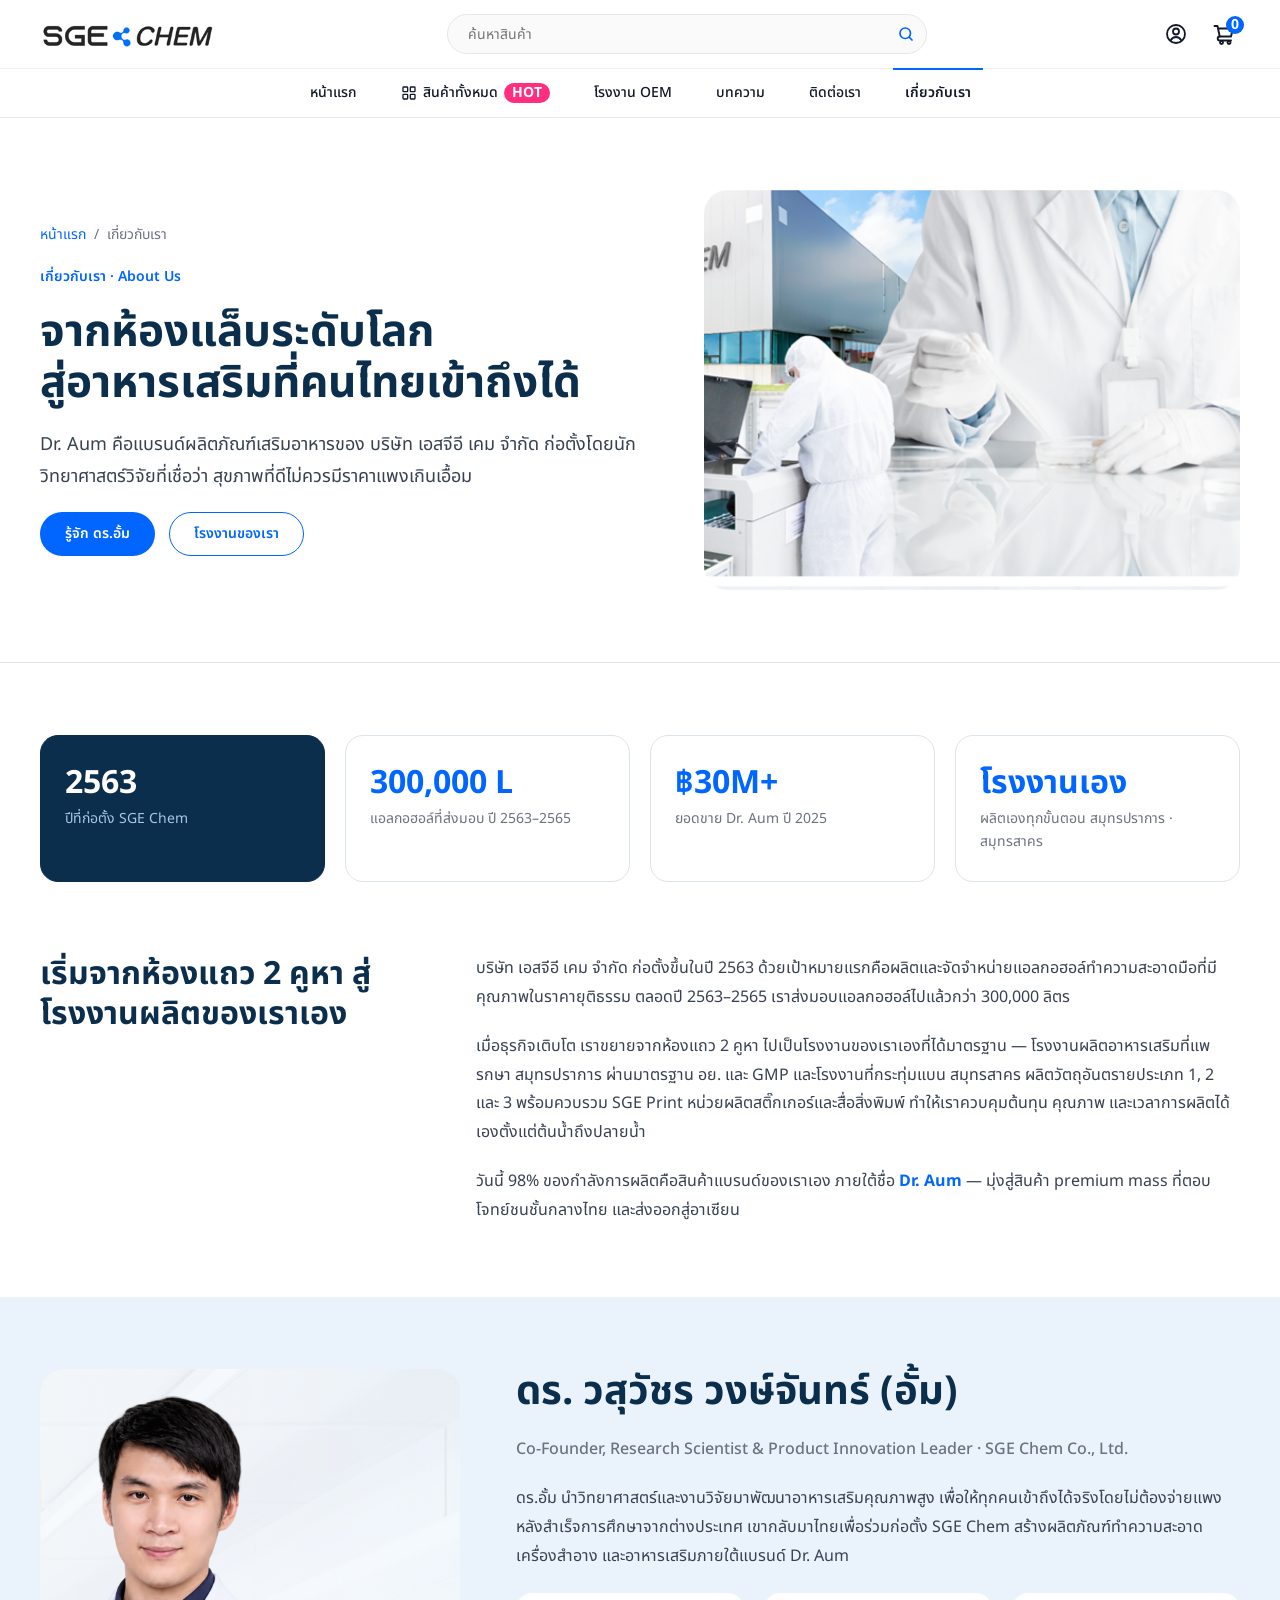
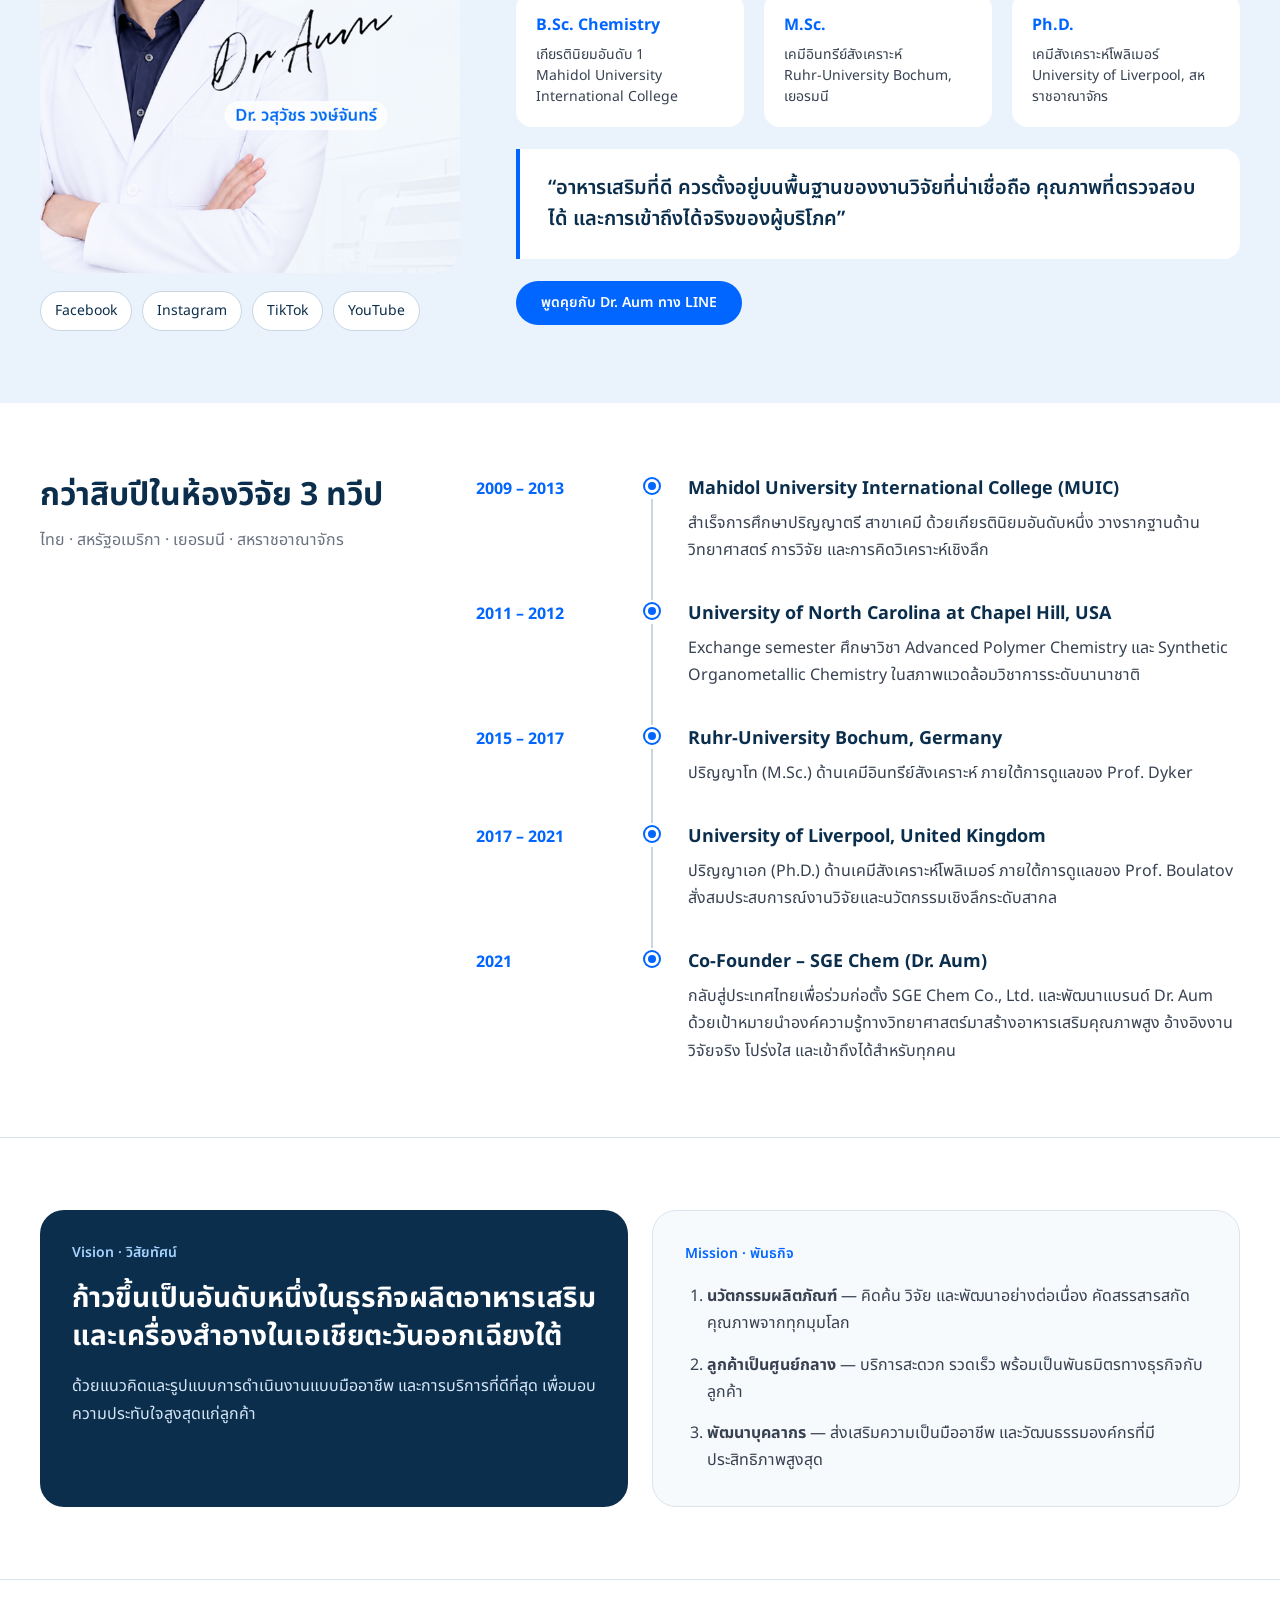
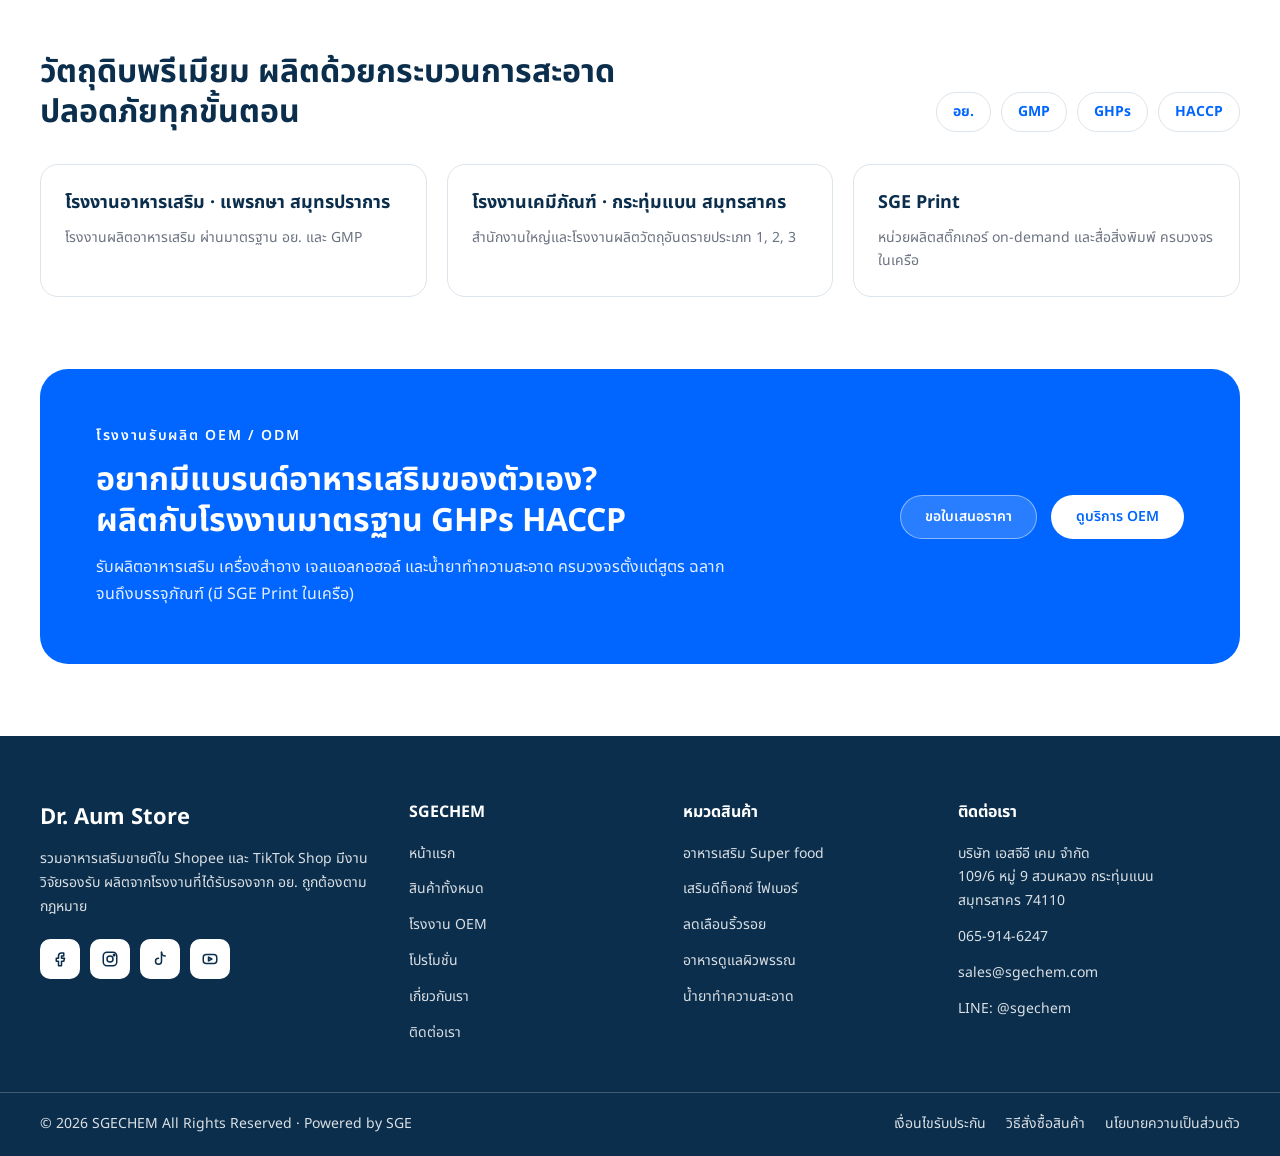
<file: about.html>
<!doctype html>
<html lang="th">
<head>
  <meta charset="utf-8">
  <meta name="viewport" content="width=device-width, initial-scale=1">
  <title>เกี่ยวกับเรา – Dr. Aum / SGE Chem</title>
  <meta name="description" content="Dr. Aum Store ผลิตภัณฑ์เสริมอาหารจากงานวิจัย โดย ดร. วสุวัชร วงษ์จันทร์ ผลิตจากโรงงานมาตรฐาน อย. GMP GHPs HACCP – SGE Chem">
  <link rel="icon" href="images/dr-aum-logo.png">
  <link rel="stylesheet" href="styles.css">
  <style>
    .tl { display: grid; grid-template-columns: 140px 24px minmax(0, 1fr); gap: 0 24px; }
    .tl .yr { font-weight: 700; font-size: 16px; color: var(--blue-primary); padding-top: 2px; }
    .tl .dot { display: flex; flex-direction: column; align-items: center; }
    .tl .dot span { width: 14px; height: 14px; border-radius: 50%; background: var(--blue-primary); border: 3px solid #FFFFFF; box-shadow: 0 0 0 2px var(--blue-primary); flex: none; margin-top: 4px; }
    .tl .dot i { flex: 1; width: 2px; background: #C9D6E3; margin-top: 6px; }
    .tl .body { padding-bottom: 36px; display: flex; flex-direction: column; gap: 6px; }
    .tl .body h3 { font-size: 18px; font-weight: 700; color: var(--navy-800); }
    .tl .body p { font-size: 16px; line-height: 1.7; color: var(--text-body); }
    @media (max-width: 768px) {
      .tl { grid-template-columns: 88px 20px minmax(0, 1fr); gap: 0 14px; }
      .tl .yr { font-size: 14px; }
      .tl .body h3 { font-size: 16px; }
      .tl .body p { font-size: 14px; }
    }
  </style>
</head>
<body>
<div class="site-wrapper">

  <!-- Original Header (Full-width bg, 1200px content) -->
  <header class="orig-header">
    <div class="orig-header-top">
      <a href="index.html" class="orig-logo" aria-label="SGE CHEM">
        <img src="images/sge-chem-logo.png" alt="SGE CHEM">
      </a>

      <form class="orig-search" action="index.html">
        <input type="search" placeholder="ค้นหาสินค้า" aria-label="ค้นหาสินค้า">
        <button type="submit" aria-label="ค้นหา">
          <svg width="18" height="18" viewBox="0 0 24 24" fill="none" stroke="currentColor" stroke-width="2.2" stroke-linecap="round"><circle cx="11" cy="11" r="7"/><path d="M20 20l-3.5-3.5"/></svg>
        </button>
      </form>

      <div class="orig-header-icons">
        <button type="button" class="orig-icon-btn" aria-label="บัญชีของฉัน">
          <svg width="24" height="24" viewBox="0 0 24 24" fill="none" stroke="currentColor" stroke-width="1.8" stroke-linecap="round"><circle cx="12" cy="12" r="9"/><circle cx="12" cy="9.5" r="3"/><path d="M6.5 18.5c1.4-2.3 3.3-3.5 5.5-3.5s4.1 1.2 5.5 3.5"/></svg>
        </button>
        <a href="index.html#best-seller" class="orig-icon-btn" aria-label="ตะกร้าสินค้า">
          <svg width="24" height="24" viewBox="0 0 24 24" fill="none" stroke="currentColor" stroke-width="1.9" stroke-linecap="round" stroke-linejoin="round"><path d="M2.5 4h3l2.2 10.5h11.3l2-8H6.2"/><path d="M7.7 14.5a2 2 0 0 0 0 4h11.3"/><circle cx="9.5" cy="20.5" r="1.5"/><circle cx="17" cy="20.5" r="1.5"/></svg>
          <span class="orig-cart-dot">0</span>
        </a>
      </div>
    </div>

    <div class="orig-header-nav-wrap">
      <nav class="orig-header-nav" aria-label="เมนูหลัก">
        <a href="index.html">หน้าแรก</a>
        <a href="shop.html">
          <svg width="16" height="16" viewBox="0 0 24 24" fill="none" stroke="currentColor" stroke-width="2"><rect x="3" y="3" width="7" height="7" rx="1"/><rect x="14" y="3" width="7" height="7" rx="1"/><rect x="3" y="14" width="7" height="7" rx="1"/><rect x="14" y="14" width="7" height="7" rx="1"/></svg>
          <span>สินค้าทั้งหมด</span>
          <span class="orig-hot-pill">HOT</span>
        </a>
        <a href="oem.html">โรงงาน OEM</a>
        <a href="index.html#articles">บทความ</a>
        <a href="contact.html">ติดต่อเรา</a>
        <a href="about.html" class="active">เกี่ยวกับเรา</a>
      </nav>
    </div>
  </header>

  <main>
    <!-- Page Hero (Full-width white bg, 1200px content, 72px PC / 32px MB top & bottom padding) -->
    <section class="sec-block sec-padded-bottom" style="background:#FFFFFF;border-bottom:1px solid #DCE4EC">
      <div class="container" style="display:flex;flex-wrap:wrap;gap:48px;align-items:center">
        <div style="flex:1 1 520px;min-width:0;display:flex;flex-direction:column;gap:20px">
          <nav aria-label="breadcrumb" style="font-size:14px;color:var(--text-muted);display:flex;gap:8px">
            <a href="index.html">หน้าแรก</a><span>/</span><span>เกี่ยวกับเรา</span>
          </nav>
          <p class="eyebrow-plain">เกี่ยวกับเรา · About Us</p>
          <h1 class="headbanner-title" style="font-size:44px;line-height:1.15;font-weight:700;color:var(--navy-800)">จากห้องแล็บระดับโลก<br>สู่อาหารเสริมที่คนไทยเข้าถึงได้</h1>
          <p style="font-size:18px;line-height:1.75;color:var(--text-body);max-width:600px">
            Dr. Aum คือแบรนด์ผลิตภัณฑ์เสริมอาหารของ บริษัท เอสจีอี เคม จำกัด ก่อตั้งโดยนักวิทยาศาสตร์วิจัยที่เชื่อว่า สุขภาพที่ดีไม่ควรมีราคาแพงเกินเอื้อม
          </p>
          <div style="display:flex;gap:14px;flex-wrap:wrap">
            <a class="btn btn-primary" href="#draum">รู้จัก ดร.อั้ม</a>
            <a class="btn btn-outline" href="#factory">โรงงานของเรา</a>
          </div>
        </div>
        <div style="flex:1 1 440px;min-width:0;height:400px;border-radius:24px;overflow:hidden;padding:0">
          <img src="images/oem-factory.png" alt="ทีมงาน SGE Chem ในโรงงาน" style="width:100%;height:100%;object-fit:cover;display:block">
        </div>
      </div>
    </section>

    <!-- Numbers (Uniform heading size on PC, 28px on MB per Req #1) -->
    <section class="sec-block" aria-label="ตัวเลขสำคัญ">
      <div class="container">
        <div class="product-grid-4">
          <div class="about-stat-card navy">
            <span class="about-stat-num">2563</span>
            <span style="font-size:14px;color:#A9C7E8">ปีที่ก่อตั้ง SGE Chem</span>
          </div>
          <div class="about-stat-card">
            <span class="about-stat-num">300,000 L</span>
            <span style="font-size:14px;color:var(--text-muted)">แอลกอฮอล์ที่ส่งมอบ ปี 2563–2565</span>
          </div>
          <div class="about-stat-card">
            <span class="about-stat-num">฿30M+</span>
            <span style="font-size:14px;color:var(--text-muted)">ยอดขาย Dr. Aum ปี 2025</span>
          </div>
          <div class="about-stat-card">
            <span class="about-stat-num">โรงงานเอง</span>
            <span style="font-size:14px;color:var(--text-muted)">ผลิตเองทุกขั้นตอน สมุทรปราการ · สมุทรสาคร</span>
          </div>
        </div>
      </div>
    </section>

    <!-- Story (Padded bottom before #EAF3FC bg section) -->
    <section class="sec-block sec-padded-bottom">
      <div class="container" style="display:flex;flex-wrap:wrap;gap:56px">
        <div style="flex:0 1 380px;min-width:260px;display:flex;flex-direction:column;gap:12px">
          <h2 class="sec-title">เริ่มจากห้องแถว 2 คูหา สู่โรงงานผลิตของเราเอง</h2>
        </div>
        <div style="flex:1 1 560px;min-width:0;display:flex;flex-direction:column;gap:20px;font-size:16px;line-height:1.8;color:var(--text-body)">
          <p>บริษัท เอสจีอี เคม จำกัด ก่อตั้งขึ้นในปี 2563 ด้วยเป้าหมายแรกคือผลิตและจัดจำหน่ายแอลกอฮอล์ทำความสะอาดมือที่มีคุณภาพในราคายุติธรรม ตลอดปี 2563–2565 เราส่งมอบแอลกอฮอล์ไปแล้วกว่า 300,000 ลิตร</p>
          <p>เมื่อธุรกิจเติบโต เราขยายจากห้องแถว 2 คูหา ไปเป็นโรงงานของเราเองที่ได้มาตรฐาน — โรงงานผลิตอาหารเสริมที่แพรกษา สมุทรปราการ ผ่านมาตรฐาน อย. และ GMP และโรงงานที่กระทุ่มแบน สมุทรสาคร ผลิตวัตถุอันตรายประเภท 1, 2 และ 3 พร้อมควบรวม SGE Print หน่วยผลิตสติ๊กเกอร์และสื่อสิ่งพิมพ์ ทำให้เราควบคุมต้นทุน คุณภาพ และเวลาการผลิตได้เองตั้งแต่ต้นน้ำถึงปลายน้ำ</p>
          <p>วันนี้ 98% ของกำลังการผลิตคือสินค้าแบรนด์ของเราเอง ภายใต้ชื่อ <strong style="color:var(--blue-primary)">Dr. Aum</strong> — มุ่งสู่สินค้า premium mass ที่ตอบโจทย์ชนชั้นกลางไทย และส่งออกสู่อาเซียน</p>
        </div>
      </div>
    </section>

    <!-- Dr. Aum Profile (Full-width #EAF3FC bg, 1200px content, full-bleed portrait box) -->
    <section id="draum" class="sec-block sec-padded-bottom" style="background:#EAF3FC">
      <div class="container" style="display:flex;flex-wrap:wrap;gap:56px;align-items:flex-start">
        <div style="flex:0 1 420px;min-width:280px;display:flex;flex-direction:column;gap:18px">
          <div class="founder-img-box">
            <img src="images/dr-aum-clean.png" alt="ดร. วสุวัชร วงษ์จันทร์ (อั้ม)">
          </div>
          <div style="display:flex;gap:10px;flex-wrap:wrap">
            <a href="https://www.facebook.com/draumphd" style="color:var(--navy-800);font-size:14px;padding:8px 14px;border-radius:999px;border:1px solid #C9D6E3;background:#FFFFFF">Facebook</a>
            <a href="https://www.instagram.com/draumphd/" style="color:var(--navy-800);font-size:14px;padding:8px 14px;border-radius:999px;border:1px solid #C9D6E3;background:#FFFFFF">Instagram</a>
            <a href="https://www.tiktok.com/@draumphd" style="color:var(--navy-800);font-size:14px;padding:8px 14px;border-radius:999px;border:1px solid #C9D6E3;background:#FFFFFF">TikTok</a>
            <a href="https://www.youtube.com/@draumphd" style="color:var(--navy-800);font-size:14px;padding:8px 14px;border-radius:999px;border:1px solid #C9D6E3;background:#FFFFFF">YouTube</a>
          </div>
        </div>
        <div style="flex:1 1 520px;min-width:0;display:flex;flex-direction:column;gap:22px">
          <h2 class="sec-title" style="font-size:40px;line-height:1.15;font-weight:700;color:var(--navy-800)">ดร. วสุวัชร วงษ์จันทร์ (อั้ม)</h2>
          <p style="font-size:16px;color:var(--text-muted);font-weight:500">Co-Founder, Research Scientist &amp; Product Innovation Leader · SGE Chem Co., Ltd.</p>
          <p style="font-size:16px;line-height:1.8;color:var(--text-body)">ดร.อั้ม นำวิทยาศาสตร์และงานวิจัยมาพัฒนาอาหารเสริมคุณภาพสูง เพื่อให้ทุกคนเข้าถึงได้จริงโดยไม่ต้องจ่ายแพง หลังสำเร็จการศึกษาจากต่างประเทศ เขากลับมาไทยเพื่อร่วมก่อตั้ง SGE Chem สร้างผลิตภัณฑ์ทำความสะอาด เครื่องสำอาง และอาหารเสริมภายใต้แบรนด์ Dr. Aum</p>
          <div class="grid-3-to-1">
            <div style="background:#FFFFFF;border-radius:16px;padding:20px;display:flex;flex-direction:column;gap:6px">
              <span style="font-weight:700;font-size:16px;color:var(--blue-primary)">B.Sc. Chemistry</span>
              <span style="font-size:14px;color:var(--text-body);line-height:1.5">เกียรตินิยมอันดับ 1<br>Mahidol University International College</span>
            </div>
            <div style="background:#FFFFFF;border-radius:16px;padding:20px;display:flex;flex-direction:column;gap:6px">
              <span style="font-weight:700;font-size:16px;color:var(--blue-primary)">M.Sc.</span>
              <span style="font-size:14px;color:var(--text-body);line-height:1.5">เคมีอินทรีย์สังเคราะห์<br>Ruhr-University Bochum, เยอรมนี</span>
            </div>
            <div style="background:#FFFFFF;border-radius:16px;padding:20px;display:flex;flex-direction:column;gap:6px">
              <span style="font-weight:700;font-size:16px;color:var(--blue-primary)">Ph.D.</span>
              <span style="font-size:14px;color:var(--text-body);line-height:1.5">เคมีสังเคราะห์โพลิเมอร์<br>University of Liverpool, สหราชอาณาจักร</span>
            </div>
          </div>
          <blockquote style="margin:0;padding:24px 28px;border-left:4px solid var(--blue-primary);background:#FFFFFF;border-radius:0 16px 16px 0;font-size:20px;font-weight:600;line-height:1.55;color:var(--navy-800)">
            “อาหารเสริมที่ดี ควรตั้งอยู่บนพื้นฐานของงานวิจัยที่น่าเชื่อถือ คุณภาพที่ตรวจสอบได้ และการเข้าถึงได้จริงของผู้บริโภค”
          </blockquote>
          <a class="btn btn-primary" href="https://lin.ee/Y4fTqS1J" style="align-self:flex-start">พูดคุยกับ Dr. Aum ทาง LINE</a>
        </div>
      </div>
    </section>

    <!-- Timeline (Padded bottom before bordered Vision / Mission section) -->
    <section class="sec-block sec-padded-bottom">
      <div class="container" style="display:flex;flex-wrap:wrap;gap:56px">
        <div style="flex:0 1 380px;min-width:260px;display:flex;flex-direction:column;gap:12px">
          <h2 class="sec-title">กว่าสิบปีในห้องวิจัย 3 ทวีป</h2>
          <p style="font-size:16px;line-height:1.7;color:var(--text-muted)">ไทย · สหรัฐอเมริกา · เยอรมนี · สหราชอาณาจักร</p>
        </div>
        <div class="tl" style="flex:1 1 600px;min-width:0">
          <div class="yr">2009 – 2013</div><div class="dot"><span></span><i></i></div><div class="body"><h3>Mahidol University International College (MUIC)</h3><p>สำเร็จการศึกษาปริญญาตรี สาขาเคมี ด้วยเกียรตินิยมอันดับหนึ่ง วางรากฐานด้านวิทยาศาสตร์ การวิจัย และการคิดวิเคราะห์เชิงลึก</p></div>
          <div class="yr">2011 – 2012</div><div class="dot"><span></span><i></i></div><div class="body"><h3>University of North Carolina at Chapel Hill, USA</h3><p>Exchange semester ศึกษาวิชา Advanced Polymer Chemistry และ Synthetic Organometallic Chemistry ในสภาพแวดล้อมวิชาการระดับนานาชาติ</p></div>
          <div class="yr">2015 – 2017</div><div class="dot"><span></span><i></i></div><div class="body"><h3>Ruhr-University Bochum, Germany</h3><p>ปริญญาโท (M.Sc.) ด้านเคมีอินทรีย์สังเคราะห์ ภายใต้การดูแลของ Prof. Dyker</p></div>
          <div class="yr">2017 – 2021</div><div class="dot"><span></span><i></i></div><div class="body"><h3>University of Liverpool, United Kingdom</h3><p>ปริญญาเอก (Ph.D.) ด้านเคมีสังเคราะห์โพลิเมอร์ ภายใต้การดูแลของ Prof. Boulatov สั่งสมประสบการณ์งานวิจัยและนวัตกรรมเชิงลึกระดับสากล</p></div>
          <div class="yr">2021</div><div class="dot"><span></span></div><div class="body" style="padding-bottom:0"><h3>Co-Founder – SGE Chem (Dr. Aum)</h3><p>กลับสู่ประเทศไทยเพื่อร่วมก่อตั้ง SGE Chem Co., Ltd. และพัฒนาแบรนด์ Dr. Aum ด้วยเป้าหมายนำองค์ความรู้ทางวิทยาศาสตร์มาสร้างอาหารเสริมคุณภาพสูง อ้างอิงงานวิจัยจริง โปร่งใส และเข้าถึงได้สำหรับทุกคน</p></div>
        </div>
      </div>
    </section>

    <!-- Vision / Mission (2 cols on PC, 1/1 on MB per Req #2, 32px top/bottom padding on MB per Req #4) -->
    <section class="sec-block sec-padded-bottom" style="background:#FFFFFF;border-top:1px solid #DCE4EC;border-bottom:1px solid #DCE4EC">
      <div class="container grid-2-to-1">
        <div style="background:var(--navy-800);color:#FFFFFF;border-radius:24px;padding:32px;display:flex;flex-direction:column;gap:16px">
          <p class="eyebrow-plain" style="color:#A8D4FF">Vision · วิสัยทัศน์</p>
          <h2 class="sec-title" style="font-size:28px;line-height:1.35;font-weight:700;color:#FFFFFF">ก้าวขึ้นเป็นอันดับหนึ่งในธุรกิจผลิตอาหารเสริมและเครื่องสำอางในเอเชียตะวันออกเฉียงใต้</h2>
          <p style="font-size:16px;line-height:1.75;color:#D6E6F7">ด้วยแนวคิดและรูปแบบการดำเนินงานแบบมืออาชีพ และการบริการที่ดีที่สุด เพื่อมอบความประทับใจสูงสุดแก่ลูกค้า</p>
        </div>
        <div style="background:#F7FAFD;border:1px solid #DCE4EC;border-radius:24px;padding:32px;display:flex;flex-direction:column;gap:18px">
          <p class="eyebrow-plain">Mission · พันธกิจ</p>
          <ol style="margin:0;padding-left:22px;display:flex;flex-direction:column;gap:14px;font-size:16px;line-height:1.7;color:var(--text-body)">
            <li><strong>นวัตกรรมผลิตภัณฑ์</strong> — คิดค้น วิจัย และพัฒนาอย่างต่อเนื่อง คัดสรรสารสกัดคุณภาพจากทุกมุมโลก</li>
            <li><strong>ลูกค้าเป็นศูนย์กลาง</strong> — บริการสะดวก รวดเร็ว พร้อมเป็นพันธมิตรทางธุรกิจกับลูกค้า</li>
            <li><strong>พัฒนาบุคลากร</strong> — ส่งเสริมความเป็นมืออาชีพ และวัฒนธรรมองค์กรที่มีประสิทธิภาพสูงสุด</li>
          </ol>
        </div>
      </div>
    </section>

    <!-- Factory (3 cols on PC, 1/1 on MB per Req #3) -->
    <section id="factory" class="sec-block">
      <div class="container" style="display:flex;flex-direction:column;gap:32px">
        <div style="display:flex;justify-content:space-between;align-items:flex-end;gap:24px;flex-wrap:wrap">
          <div style="display:flex;flex-direction:column;gap:10px;max-width:640px">
            <h2 class="sec-title">วัตถุดิบพรีเมียม ผลิตด้วยกระบวนการสะอาด ปลอดภัยทุกขั้นตอน</h2>
          </div>
          <div style="display:flex;gap:10px;flex-wrap:wrap">
            <span style="padding:8px 16px;border-radius:999px;background:#FFFFFF;border:1px solid #DCE4EC;font-weight:700;font-size:14px;color:var(--blue-primary)">อย.</span>
            <span style="padding:8px 16px;border-radius:999px;background:#FFFFFF;border:1px solid #DCE4EC;font-weight:700;font-size:14px;color:var(--blue-primary)">GMP</span>
            <span style="padding:8px 16px;border-radius:999px;background:#FFFFFF;border:1px solid #DCE4EC;font-weight:700;font-size:14px;color:var(--blue-primary)">GHPs</span>
            <span style="padding:8px 16px;border-radius:999px;background:#FFFFFF;border:1px solid #DCE4EC;font-weight:700;font-size:14px;color:var(--blue-primary)">HACCP</span>
          </div>
        </div>
        <div class="grid-3-to-1">
          <div style="background:#FFFFFF;border:1px solid #DCE4EC;border-radius:18px;padding:24px;display:flex;flex-direction:column;gap:8px">
            <h3 style="font-size:18px;font-weight:700;color:var(--navy-800)">โรงงานอาหารเสริม · แพรกษา สมุทรปราการ</h3>
            <p style="font-size:14px;line-height:1.65;color:var(--text-muted)">โรงงานผลิตอาหารเสริม ผ่านมาตรฐาน อย. และ GMP</p>
          </div>
          <div style="background:#FFFFFF;border:1px solid #DCE4EC;border-radius:18px;padding:24px;display:flex;flex-direction:column;gap:8px">
            <h3 style="font-size:18px;font-weight:700;color:var(--navy-800)">โรงงานเคมีภัณฑ์ · กระทุ่มแบน สมุทรสาคร</h3>
            <p style="font-size:14px;line-height:1.65;color:var(--text-muted)">สำนักงานใหญ่และโรงงานผลิตวัตถุอันตรายประเภท 1, 2, 3</p>
          </div>
          <div style="background:#FFFFFF;border:1px solid #DCE4EC;border-radius:18px;padding:24px;display:flex;flex-direction:column;gap:8px">
            <h3 style="font-size:18px;font-weight:700;color:var(--navy-800)">SGE Print</h3>
            <p style="font-size:14px;line-height:1.65;color:var(--text-muted)">หน่วยผลิตสติ๊กเกอร์ on-demand และสื่อสิ่งพิมพ์ ครบวงจรในเครือ</p>
          </div>
        </div>
      </div>
    </section>

    <!-- โรงงานรับผลิต OEM / ODM (IMAGE 2 DESIGN) -->
    <section class="sec-block" id="oem-service">
      <div class="container">
        <div class="oem-blue-banner">
          <div style="flex:1 1 540px;display:flex;flex-direction:column;gap:12px">
            <p class="eyebrow-plain" style="color:#FFFFFF;letter-spacing:0.12em">โรงงานรับผลิต OEM / ODM</p>
            <h2 class="sec-title" style="font-size:32px;font-weight:700;line-height:1.28;color:#FFFFFF">
              อยากมีแบรนด์อาหารเสริมของตัวเอง?<br>
              ผลิตกับโรงงานมาตรฐาน GHPs HACCP
            </h2>
            <p style="font-size:16px;color:rgba(255,255,255,0.9);line-height:1.7">
              รับผลิตอาหารเสริม เครื่องสำอาง เจลแอลกอฮอล์ และน้ำยาทำความสะอาด ครบวงจรตั้งแต่สูตร ฉลาก<br>
              จนถึงบรรจุภัณฑ์ (มี SGE Print ในเครือ)
            </p>
          </div>
          <div style="display:flex;gap:14px;flex-wrap:wrap">
            <a href="contact.html" class="btn" style="background:rgba(255,255,255,0.16);color:#FFFFFF;border:1.5px solid rgba(255,255,255,0.45)">ขอใบเสนอราคา</a>
            <a href="oem.html" class="btn btn-white">ดูบริการ OEM</a>
          </div>
        </div>
      </div>
    </section>
  </main>

  <!-- Original Footer (Full-width bg, 1200px content) -->
  <footer class="orig-footer">
    <div class="orig-footer-main">
      <div class="orig-footer-col">
        <span style="font-size:22px;font-weight:700;color:#FFFFFF">Dr. Aum Store</span>
        <p>รวมอาหารเสริมขายดีใน Shopee และ TikTok Shop มีงานวิจัยรองรับ ผลิตจากโรงงานที่ได้รับรองจาก อย. ถูกต้องตามกฎหมาย</p>
        <div class="orig-social-row">
          <a href="https://www.facebook.com/draumphd" class="orig-social-btn" aria-label="Facebook">
            <svg width="18" height="18" viewBox="0 0 24 24" fill="none" stroke="currentColor" stroke-width="2" stroke-linecap="round" stroke-linejoin="round"><path d="M14 8h3V4h-3a4 4 0 00-4 4v3H7v4h3v6h4v-6h3l1-4h-4V8z"/></svg>
          </a>
          <a href="https://www.instagram.com/draumphd/" class="orig-social-btn" aria-label="Instagram">
            <svg width="18" height="18" viewBox="0 0 24 24" fill="none" stroke="currentColor" stroke-width="2" stroke-linecap="round" stroke-linejoin="round"><rect x="3" y="3" width="18" height="18" rx="5"/><circle cx="12" cy="12" r="4"/><circle cx="17.5" cy="6.5" r="1"/></svg>
          </a>
          <a href="https://www.tiktok.com/@draumphd" class="orig-social-btn" aria-label="TikTok">
            <svg width="18" height="18" viewBox="0 0 24 24" fill="none" stroke="currentColor" stroke-width="2" stroke-linecap="round" stroke-linejoin="round"><path d="M14 3v12a4 4 0 11-4-4"/><path d="M14 3c0 3 2.5 5 5 5"/></svg>
          </a>
          <a href="https://www.youtube.com/@draumphd" class="orig-social-btn" aria-label="YouTube">
            <svg width="18" height="18" viewBox="0 0 24 24" fill="none" stroke="currentColor" stroke-width="2" stroke-linecap="round" stroke-linejoin="round"><rect x="3" y="6" width="18" height="12" rx="4"/><path d="M10 9.5v5l4.5-2.5z"/></svg>
          </a>
        </div>
      </div>
      <div class="orig-footer-col">
        <h4>SGECHEM</h4>
        <a href="index.html">หน้าแรก</a>
        <a href="shop.html">สินค้าทั้งหมด</a>
        <a href="oem.html">โรงงาน OEM</a>
        <a href="index.html#best-seller">โปรโมชั่น</a>
        <a href="about.html">เกี่ยวกับเรา</a>
        <a href="contact.html">ติดต่อเรา</a>
      </div>
      <div class="orig-footer-col">
        <h4>หมวดสินค้า</h4>
        <a href="shop.html?cat=superfood">อาหารเสริม Super food</a>
        <a href="shop.html?cat=detox">เสริมดีท็อกซ์ ไฟเบอร์</a>
        <a href="shop.html?cat=antiaging">ลดเลือนริ้วรอย</a>
        <a href="shop.html?cat=supplement">อาหารดูแลผิวพรรณ</a>
        <a href="shop.html?cat=cleaning">น้ำยาทำความสะอาด</a>
      </div>
      <div class="orig-footer-col">
        <h4>ติดต่อเรา</h4>
        <p>บริษัท เอสจีอี เคม จำกัด<br>109/6 หมู่ 9 สวนหลวง กระทุ่มแบน<br>สมุทรสาคร 74110</p>
        <a href="tel:+66659146247">065-914-6247</a>
        <a href="mailto:sales@sgechem.com">sales@sgechem.com</a>
        <a href="https://lin.ee/krFaUpF">LINE: @sgechem</a>
      </div>
    </div>
    <div class="orig-footer-bottom-wrap">
      <div class="orig-footer-bottom">
        <span>© 2026 SGECHEM All Rights Reserved · Powered by SGE</span>
        <div style="display:flex;gap:20px;flex-wrap:wrap">
          <a href="contact.html">เงื่อนไขรับประกัน</a>
          <a href="contact.html">วิธีสั่งซื้อสินค้า</a>
          <a href="contact.html">นโยบายความเป็นส่วนตัว</a>
        </div>
      </div>
    </div>
  </footer>

</div>
</body>
</html>
</file>
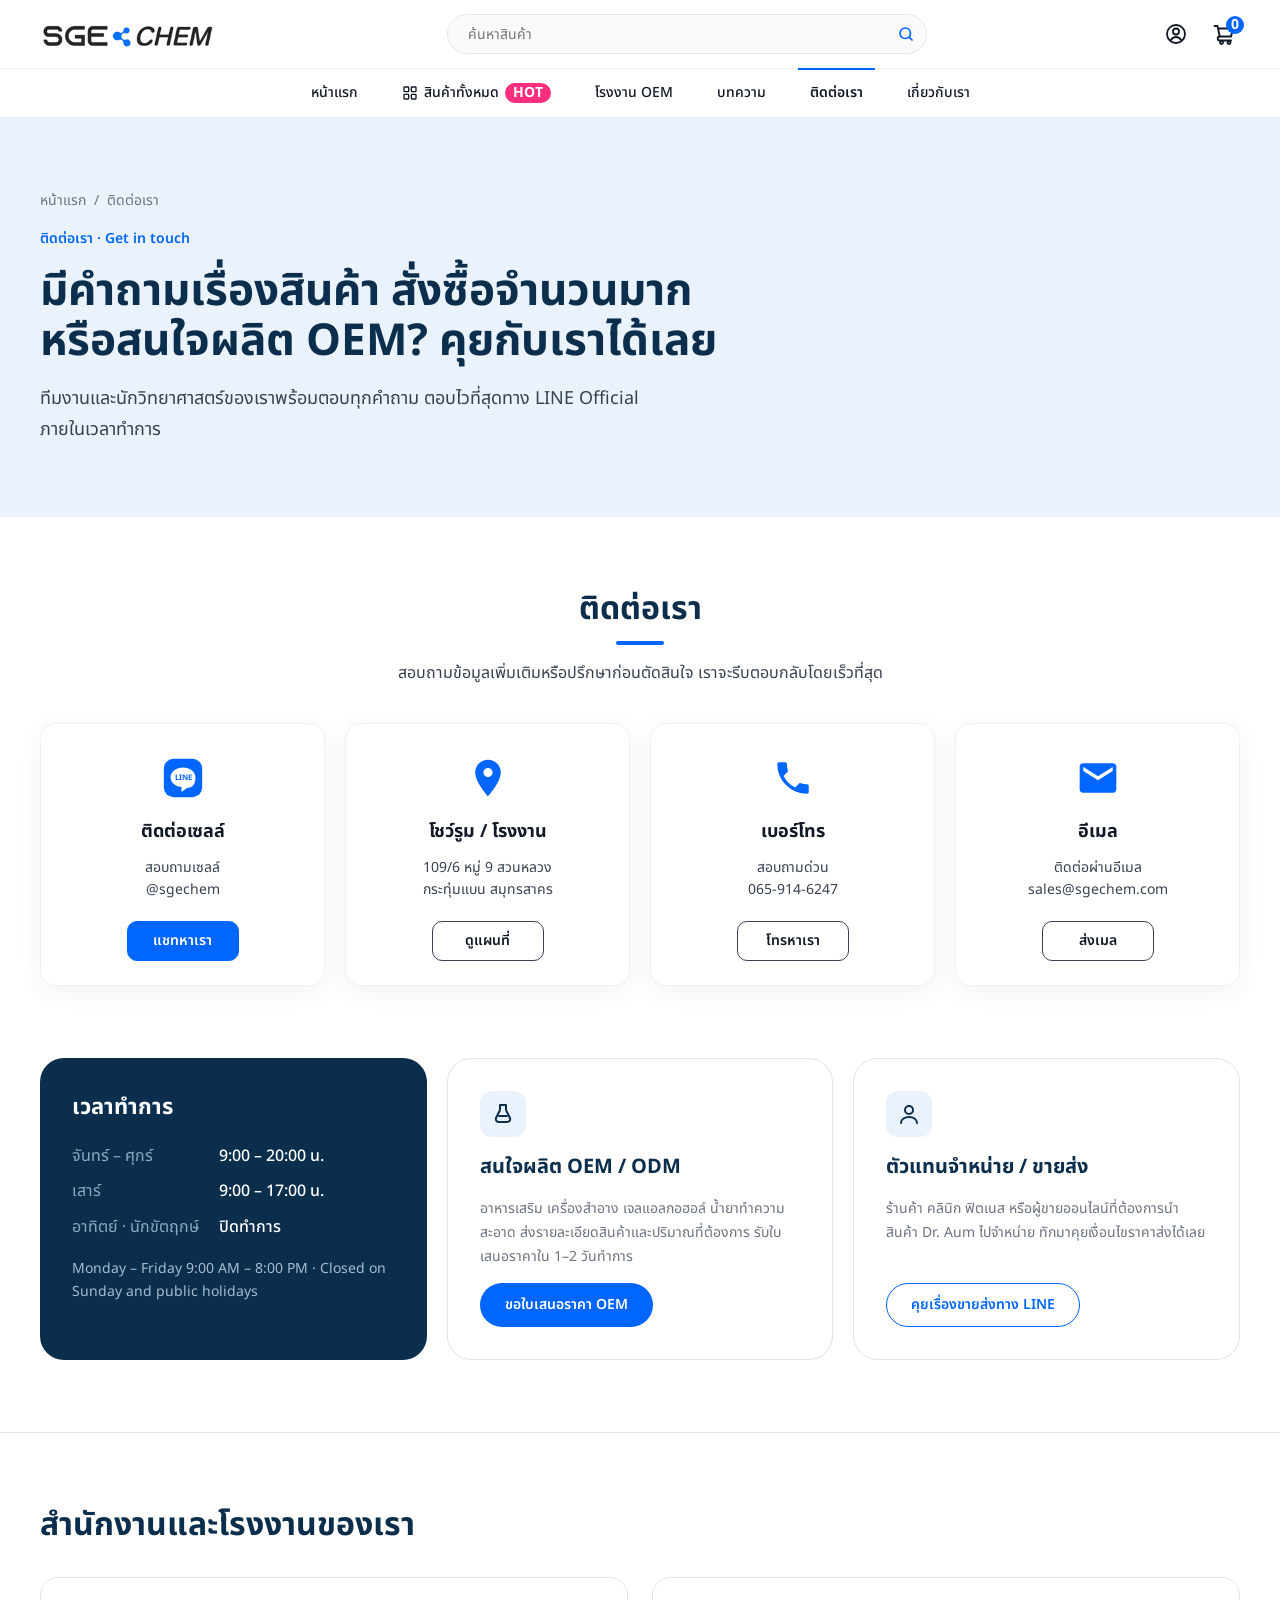
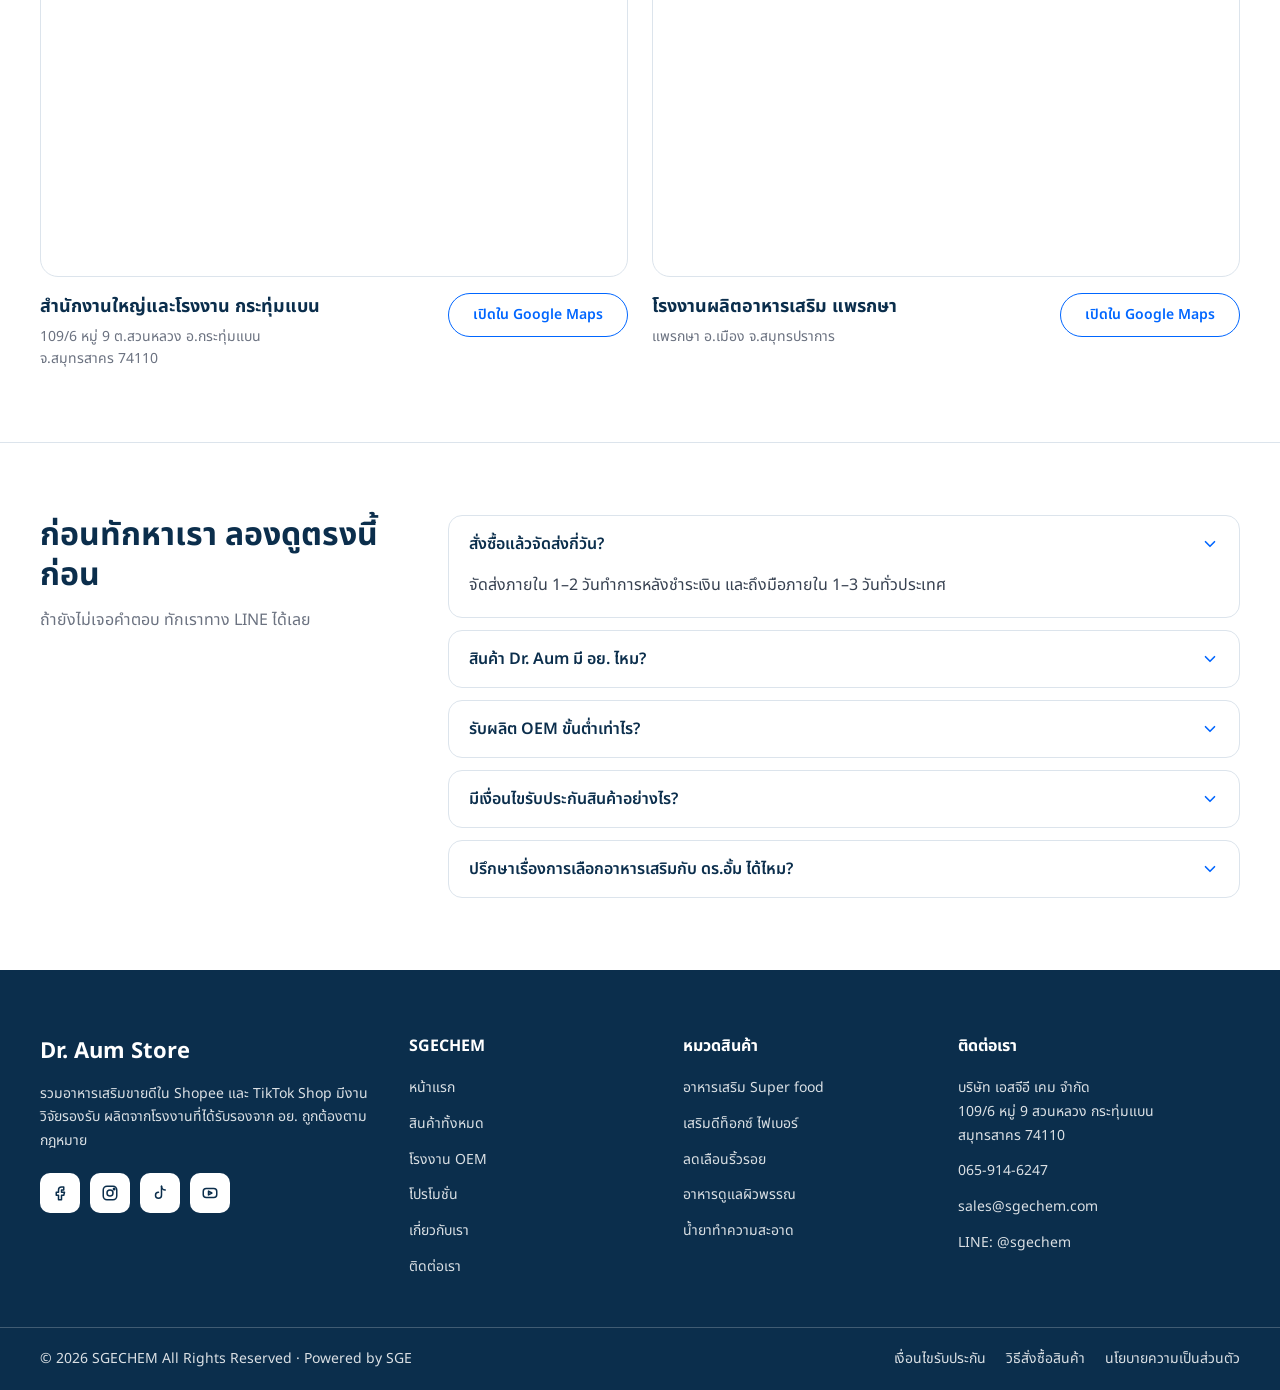
<file: contact.html>
<!doctype html>
<html lang="th">
<head>
  <meta charset="utf-8">
  <meta name="viewport" content="width=device-width, initial-scale=1">
  <title>ติดต่อเรา – Dr. Aum / SGE Chem</title>
  <meta name="description" content="Dr. Aum Store ผลิตภัณฑ์เสริมอาหารจากงานวิจัย โดย ดร. วสุวัชร วงษ์จันทร์ ผลิตจากโรงงานมาตรฐาน อย. GMP GHPs HACCP – SGE Chem">
  <link rel="icon" href="images/dr-aum-logo.png">
  <link rel="stylesheet" href="styles.css">
  <style>
    details { background: #FFFFFF; border: 1px solid #DCE4EC; border-radius: 14px; padding: 0 20px; }
    summary { cursor: pointer; list-style: none; display: flex; justify-content: space-between; align-items: center; gap: 16px; min-height: 56px; font-weight: 600; font-size: 16px; color: var(--navy-800); }
    summary::-webkit-details-marker { display: none; }
    details p { padding: 0 0 18px; font-size: 16px; line-height: 1.7; color: var(--text-body); }
    @media (max-width: 768px) {
      summary { font-size: 14px; }
      details p { font-size: 14px; }
    }
  </style>
</head>
<body>
<div class="site-wrapper">

  <!-- Original Header (Full-width bg, 1200px content) -->
  <header class="orig-header">
    <div class="orig-header-top">
      <a href="index.html" class="orig-logo" aria-label="SGE CHEM">
        <img src="images/sge-chem-logo.png" alt="SGE CHEM">
      </a>

      <form class="orig-search" action="index.html">
        <input type="search" placeholder="ค้นหาสินค้า" aria-label="ค้นหาสินค้า">
        <button type="submit" aria-label="ค้นหา">
          <svg width="18" height="18" viewBox="0 0 24 24" fill="none" stroke="currentColor" stroke-width="2.2" stroke-linecap="round"><circle cx="11" cy="11" r="7"/><path d="M20 20l-3.5-3.5"/></svg>
        </button>
      </form>

      <div class="orig-header-icons">
        <button type="button" class="orig-icon-btn" aria-label="บัญชีของฉัน">
          <svg width="24" height="24" viewBox="0 0 24 24" fill="none" stroke="currentColor" stroke-width="1.8" stroke-linecap="round"><circle cx="12" cy="12" r="9"/><circle cx="12" cy="9.5" r="3"/><path d="M6.5 18.5c1.4-2.3 3.3-3.5 5.5-3.5s4.1 1.2 5.5 3.5"/></svg>
        </button>
        <a href="index.html#best-seller" class="orig-icon-btn" aria-label="ตะกร้าสินค้า">
          <svg width="24" height="24" viewBox="0 0 24 24" fill="none" stroke="currentColor" stroke-width="1.9" stroke-linecap="round" stroke-linejoin="round"><path d="M2.5 4h3l2.2 10.5h11.3l2-8H6.2"/><path d="M7.7 14.5a2 2 0 0 0 0 4h11.3"/><circle cx="9.5" cy="20.5" r="1.5"/><circle cx="17" cy="20.5" r="1.5"/></svg>
          <span class="orig-cart-dot">0</span>
        </a>
      </div>
    </div>

    <div class="orig-header-nav-wrap">
      <nav class="orig-header-nav" aria-label="เมนูหลัก">
        <a href="index.html">หน้าแรก</a>
        <a href="shop.html">
          <svg width="16" height="16" viewBox="0 0 24 24" fill="none" stroke="currentColor" stroke-width="2"><rect x="3" y="3" width="7" height="7" rx="1"/><rect x="14" y="3" width="7" height="7" rx="1"/><rect x="3" y="14" width="7" height="7" rx="1"/><rect x="14" y="14" width="7" height="7" rx="1"/></svg>
          <span>สินค้าทั้งหมด</span>
          <span class="orig-hot-pill">HOT</span>
        </a>
        <a href="oem.html">โรงงาน OEM</a>
        <a href="index.html#articles">บทความ</a>
        <a href="contact.html" class="active">ติดต่อเรา</a>
        <a href="about.html">เกี่ยวกับเรา</a>
      </nav>
    </div>
  </header>

  <main>
    <!-- Hero (Full-width #EAF3FC bg, 1200px content) -->
    <section class="sec-block sec-padded-bottom" style="background:#EAF3FC">
      <div class="container" style="display:flex;flex-direction:column;gap:16px">
        <nav aria-label="breadcrumb" style="font-size:14px;color:var(--text-muted);display:flex;gap:8px">
          <a href="index.html" style="color:var(--text-muted)">หน้าแรก</a><span>/</span><span>ติดต่อเรา</span>
        </nav>
        <p class="eyebrow-plain">ติดต่อเรา · Get in touch</p>
        <h1 class="headbanner-title" style="font-size:44px;line-height:1.15;font-weight:700;color:var(--navy-800);max-width:760px">มีคำถามเรื่องสินค้า สั่งซื้อจำนวนมาก<br>หรือสนใจผลิต OEM? คุยกับเราได้เลย</h1>
        <p style="font-size:18px;line-height:1.7;color:var(--text-body);max-width:640px">
          ทีมงานและนักวิทยาศาสตร์ของเราพร้อมตอบทุกคำถาม ตอบไวที่สุดทาง LINE Official ภายในเวลาทำการ
        </p>
      </div>
    </section>

    <!-- Action Channels (4 Cards: 4 cols on PC, 1/2 on MB) -->
    <section class="sec-block">
      <div class="container">
        <div class="contact-channels-head">
          <h2 class="sec-title">ติดต่อเรา</h2>
          <span class="contact-channels-line"></span>
          <p style="font-size:16px;color:var(--text-body)">สอบถามข้อมูลเพิ่มเติมหรือปรึกษาก่อนตัดสินใจ เราจะรีบตอบกลับโดยเร็วที่สุด</p>
        </div>

        <div class="contact-channel-grid-4">
          <!-- 1. ติดต่อเซลล์ (LINE) -->
          <div class="contact-channel-card">
            <div class="contact-channel-icon">
              <svg width="46" height="46" viewBox="0 0 48 48" fill="none" aria-hidden="true">
                <rect x="4" y="4" width="40" height="40" rx="10" fill="var(--blue-primary)"/>
                <path d="M24 13C16.8 13 11 17.6 11 23.2c0 5 4.4 9.2 10.4 10 .4.1.9.3 1.1.7.1.4.1.9 0 1.3l-.4 2.2c-.1.5.4.9.9.6l4.9-3.3c.7-.5 1.5-.6 2.3-.5 4.4-.9 6.8-4.7 6.8-11 0-5.6-5.8-10.2-13-10.2z" fill="#FFFFFF"/>
                <text x="24" y="26" text-anchor="middle" fill="var(--blue-primary)" font-size="8" font-weight="700">LINE</text>
              </svg>
            </div>
            <h3>ติดต่อเซลล์</h3>
            <p>สอบถามเซลล์<br>@sgechem</p>
            <a href="https://lin.ee/krFaUpF" class="contact-channel-btn primary">แชทหาเรา</a>
          </div>

          <!-- 2. โชว์รูม / โรงงาน -->
          <div class="contact-channel-card">
            <div class="contact-channel-icon">
              <svg width="44" height="44" viewBox="0 0 24 24" fill="var(--blue-primary)" aria-hidden="true">
                <path d="M12 2C8.13 2 5 5.13 5 9c0 5.25 7 13 7 13s7-7.75 7-13c0-3.87-3.13-7-7-7zm0 9.5a2.5 2.5 0 110-5 2.5 2.5 0 010 5z"/>
              </svg>
            </div>
            <h3>โชว์รูม / โรงงาน</h3>
            <p>109/6 หมู่ 9 สวนหลวง<br>กระทุ่มแบน สมุทรสาคร</p>
            <a href="https://goo.gl/maps/JDWuJmeuL3miJp6N9" class="contact-channel-btn">ดูแผนที่</a>
          </div>

          <!-- 3. เบอร์โทร -->
          <div class="contact-channel-card">
            <div class="contact-channel-icon">
              <svg width="42" height="42" viewBox="0 0 24 24" fill="var(--blue-primary)" aria-hidden="true">
                <path d="M6.62 10.79a15.05 15.05 0 006.59 6.59l2.2-2.2a1 1 0 011.01-.24c1.12.37 2.33.57 3.58.57a1 1 0 011 1V20a1 1 0 01-1 1A17 17 0 013 4a1 1 0 011-1h3.5a1 1 0 011 1c0 1.25.2 2.46.57 3.58a1 1 0 01-.25 1.01l-2.2 2.2z"/>
              </svg>
            </div>
            <h3>เบอร์โทร</h3>
            <p>สอบถามด่วน<br>065-914-6247</p>
            <a href="tel:+66659146247" class="contact-channel-btn">โทรหาเรา</a>
          </div>

          <!-- 4. อีเมล -->
          <div class="contact-channel-card">
            <div class="contact-channel-icon">
              <svg width="44" height="44" viewBox="0 0 24 24" fill="var(--blue-primary)" aria-hidden="true">
                <path d="M20 4H4a2 2 0 00-2 2v12a2 2 0 002 2h16a2 2 0 002-2V6a2 2 0 00-2-2zm0 4.2l-8 5-8-5V6l8 5 8-5v2.2z"/>
              </svg>
            </div>
            <h3>อีเมล</h3>
            <p>ติดต่อผ่านอีเมล<br>sales@sgechem.com</p>
            <a href="mailto:sales@sgechem.com" class="contact-channel-btn">ส่งเมล</a>
          </div>
        </div>
      </div>
    </section>

    <!-- Hours + Quick Help (3 cols on PC, 1/1 on MB, padded bottom before bordered Locations) -->
    <section class="sec-block sec-padded-bottom">
      <div class="container grid-3-to-1">
        <div style="background:var(--navy-800);color:#FFFFFF;border-radius:24px;padding:32px;display:flex;flex-direction:column;gap:18px">
          <h2 style="font-size:22px;font-weight:700">เวลาทำการ</h2>
          <dl style="margin:0;display:grid;grid-template-columns:auto 1fr;gap:10px 20px;font-size:16px">
            <dt style="color:#8FA9C2">จันทร์ – ศุกร์</dt><dd style="margin:0;font-weight:500">9:00 – 20:00 น.</dd>
            <dt style="color:#8FA9C2">เสาร์</dt><dd style="margin:0;font-weight:500">9:00 – 17:00 น.</dd>
            <dt style="color:#8FA9C2">อาทิตย์ · นักขัตฤกษ์</dt><dd style="margin:0;font-weight:500">ปิดทำการ</dd>
          </dl>
          <p style="font-size:14px;color:#A9BCCF;line-height:1.6">Monday – Friday 9:00 AM – 8:00 PM · Closed on Sunday and public holidays</p>
        </div>
        <div style="background:#FFFFFF;border:1px solid #DCE4EC;border-radius:24px;padding:32px;display:flex;flex-direction:column;gap:14px">
          <span style="width:46px;height:46px;border-radius:12px;background:#EAF3FC;display:flex;align-items:center;justify-content:center">
            <svg aria-hidden="true" width="24" height="24" viewBox="0 0 24 24" fill="none" stroke="#0B2E4C" stroke-width="2" stroke-linecap="round" stroke-linejoin="round"><path d="M9 3h6v5l4 8a3 3 0 01-3 4H8a3 3 0 01-3-4l4-8z"/><path d="M8 14h8"/></svg>
          </span>
          <h2 style="font-size:20px;font-weight:700;color:var(--navy-800)">สนใจผลิต OEM / ODM</h2>
          <p style="font-size:14px;line-height:1.7;color:var(--text-muted)">อาหารเสริม เครื่องสำอาง เจลแอลกอฮอล์ น้ำยาทำความสะอาด ส่งรายละเอียดสินค้าและปริมาณที่ต้องการ รับใบเสนอราคาใน 1–2 วันทำการ</p>
          <a class="btn btn-primary" href="mailto:sales@sgechem.com" style="align-self:flex-start;margin-top:auto">ขอใบเสนอราคา OEM</a>
        </div>
        <div style="background:#FFFFFF;border:1px solid #DCE4EC;border-radius:24px;padding:32px;display:flex;flex-direction:column;gap:14px">
          <span style="width:46px;height:46px;border-radius:12px;background:#EAF3FC;display:flex;align-items:center;justify-content:center">
            <svg aria-hidden="true" width="24" height="24" viewBox="0 0 24 24" fill="none" stroke="#0B2E4C" stroke-width="2" stroke-linecap="round" stroke-linejoin="round"><circle cx="12" cy="8" r="4"/><path d="M4 21c0-4 4-6 8-6s8 2 8 6"/></svg>
          </span>
          <h2 style="font-size:20px;font-weight:700;color:var(--navy-800)">ตัวแทนจำหน่าย / ขายส่ง</h2>
          <p style="font-size:14px;line-height:1.7;color:var(--text-muted)">ร้านค้า คลินิก ฟิตเนส หรือผู้ขายออนไลน์ที่ต้องการนำสินค้า Dr. Aum ไปจำหน่าย ทักมาคุยเงื่อนไขราคาส่งได้เลย</p>
          <a class="btn btn-outline" href="https://lin.ee/krFaUpF" style="align-self:flex-start;margin-top:auto">คุยเรื่องขายส่งทาง LINE</a>
        </div>
      </div>
    </section>

    <!-- Locations (Embedded Google Maps, 1/1 on MB, 32px top/bottom padding on MB) -->
    <section id="locations" class="sec-block sec-padded-bottom" style="background:#FFFFFF;border-top:1px solid #DCE4EC;border-bottom:1px solid #DCE4EC">
      <div class="container" style="display:flex;flex-direction:column;gap:32px">
        <div style="display:flex;flex-direction:column;gap:10px">
          <h2 class="sec-title">สำนักงานและโรงงานของเรา</h2>
        </div>
        <div class="grid-2-to-1">
          <div style="display:flex;flex-direction:column;gap:16px">
            <div style="height:300px;border-radius:18px;overflow:hidden;padding:0;border:1px solid #DCE4EC">
              <iframe
                title="แผนที่ สำนักงานใหญ่และโรงงาน กระทุ่มแบน"
                src="https://www.google.com/maps?q=109/6+%E0%B8%AB%E0%B8%A1%E0%B8%B9%E0%B9%88+9+%E0%B8%95.%E0%B8%AA%E0%B8%A7%E0%B8%99%E0%B8%AB%E0%B8%A5%E0%B8%A7%E0%B8%87+%E0%B8%AD.%E0%B8%81%E0%B8%A3%E0%B8%B0%E0%B8%97%E0%B8%B8%E0%B9%88%E0%B8%A1%E0%B9%81%E0%B8%9A%E0%B8%99+%E0%B8%88.%E0%B8%AA%E0%B8%A1%E0%B8%B8%E0%B8%97%E0%B8%A3%E0%B8%AA%E0%B8%B2%E0%B8%84%E0%B8%A3+74110&output=embed"
                width="100%"
                height="100%"
                style="border:0;display:block"
                allowfullscreen=""
                loading="lazy"
                referrerpolicy="no-referrer-when-downgrade"></iframe>
            </div>
            <div style="display:flex;justify-content:space-between;gap:16px;flex-wrap:wrap;align-items:flex-start">
              <div style="display:flex;flex-direction:column;gap:4px">
                <h3 style="font-size:18px;font-weight:700;color:var(--navy-800)">สำนักงานใหญ่และโรงงาน กระทุ่มแบน</h3>
                <p style="font-size:14px;line-height:1.6;color:var(--text-muted)">109/6 หมู่ 9 ต.สวนหลวง อ.กระทุ่มแบน<br>จ.สมุทรสาคร 74110</p>
              </div>
              <a class="btn btn-outline" href="https://goo.gl/maps/JDWuJmeuL3miJp6N9">เปิดใน Google Maps</a>
            </div>
          </div>
          <div style="display:flex;flex-direction:column;gap:16px">
            <div style="height:300px;border-radius:18px;overflow:hidden;padding:0;border:1px solid #DCE4EC">
              <iframe
                title="แผนที่ โรงงานผลิตอาหารเสริม แพรกษา"
                src="https://www.google.com/maps?q=%E0%B9%81%E0%B8%9E%E0%B8%A3%E0%B8%81%E0%B8%A9%E0%B8%B2+%E0%B8%AD.%E0%B9%80%E0%B8%A1%E0%B8%B7%E0%B8%AD%E0%B8%87+%E0%B8%88.%E0%B8%AA%E0%B8%A1%E0%B8%B8%E0%B8%97%E0%B8%A3%E0%B8%9B%E0%B8%A3%E0%B8%B2%E0%B8%81%E0%B8%B2%E0%B8%A3&output=embed"
                width="100%"
                height="100%"
                style="border:0;display:block"
                allowfullscreen=""
                loading="lazy"
                referrerpolicy="no-referrer-when-downgrade"></iframe>
            </div>
            <div style="display:flex;justify-content:space-between;gap:16px;flex-wrap:wrap;align-items:flex-start">
              <div style="display:flex;flex-direction:column;gap:4px">
                <h3 style="font-size:18px;font-weight:700;color:var(--navy-800)">โรงงานผลิตอาหารเสริม แพรกษา</h3>
                <p style="font-size:14px;line-height:1.6;color:var(--text-muted)">แพรกษา อ.เมือง จ.สมุทรปราการ</p>
              </div>
              <a class="btn btn-outline" href="https://goo.gl/maps/ykkjPfbApu5EmdH36">เปิดใน Google Maps</a>
            </div>
          </div>
        </div>
      </div>
    </section>

    <!-- FAQ -->
    <section class="sec-block">
      <div class="container" style="display:flex;flex-wrap:wrap;gap:48px">
        <div style="flex:0 1 360px;min-width:260px;display:flex;flex-direction:column;gap:12px">
          <h2 class="sec-title">ก่อนทักหาเรา ลองดูตรงนี้ก่อน</h2>
          <p style="font-size:16px;line-height:1.7;color:var(--text-muted)">ถ้ายังไม่เจอคำตอบ ทักเราทาง LINE ได้เลย</p>
        </div>
        <div style="flex:1 1 560px;min-width:0;display:flex;flex-direction:column;gap:12px">
          <details open><summary>สั่งซื้อแล้วจัดส่งกี่วัน?<svg aria-hidden="true" width="18" height="18" viewBox="0 0 24 24" fill="none" stroke="#0066FF" stroke-width="2.2" stroke-linecap="round" stroke-linejoin="round"><path d="M6 9l6 6 6-6"/></svg></summary><p>จัดส่งภายใน 1–2 วันทำการหลังชำระเงิน และถึงมือภายใน 1–3 วันทั่วประเทศ</p></details>
          <details><summary>สินค้า Dr. Aum มี อย. ไหม?<svg aria-hidden="true" width="18" height="18" viewBox="0 0 24 24" fill="none" stroke="#0066FF" stroke-width="2.2" stroke-linecap="round" stroke-linejoin="round"><path d="M6 9l6 6 6-6"/></svg></summary><p>มีครบทุกรายการ ผลิตจากโรงงานของเราเองที่ผ่านมาตรฐาน อย. GMP GHPs และ HACCP เลข อย. ระบุอยู่บนฉลากสินค้าทุกชิ้น</p></details>
          <details><summary>รับผลิต OEM ขั้นต่ำเท่าไร?<svg aria-hidden="true" width="18" height="18" viewBox="0 0 24 24" fill="none" stroke="#0066FF" stroke-width="2.2" stroke-linecap="round" stroke-linejoin="round"><path d="M6 9l6 6 6-6"/></svg></summary><p>ขึ้นอยู่กับประเภทสินค้าและบรรจุภัณฑ์ ทัก LINE หรือส่งอีเมลให้ทีมงานส่งใบเสนอราคาให้ภายใน 1–2 วันทำการ</p></details>
          <details><summary>มีเงื่อนไขรับประกันสินค้าอย่างไร?<svg aria-hidden="true" width="18" height="18" viewBox="0 0 24 24" fill="none" stroke="#0066FF" stroke-width="2.2" stroke-linecap="round" stroke-linejoin="round"><path d="M6 9l6 6 6-6"/></svg></summary><p>หากสินค้าชำรุดจากการขนส่งหรือผิดรายการ แจ้งภายใน 7 วันพร้อมภาพถ่าย เราเปลี่ยนให้ใหม่โดยไม่มีค่าใช้จ่าย</p></details>
          <details><summary>ปรึกษาเรื่องการเลือกอาหารเสริมกับ ดร.อั้ม ได้ไหม?<svg aria-hidden="true" width="18" height="18" viewBox="0 0 24 24" fill="none" stroke="#0066FF" stroke-width="2.2" stroke-linecap="round" stroke-linejoin="round"><path d="M6 9l6 6 6-6"/></svg></summary><p>ได้ครับ ทักมาทาง LINE แล้วเล่าเป้าหมายสุขภาพของคุณ ทีมงานและ ดร.อั้ม จะช่วยแนะนำผลิตภัณฑ์ที่เหมาะสม โดยไม่มีค่าใช้จ่าย</p></details>
        </div>
      </div>
    </section>
  </main>

  <!-- Original Footer (Full-width bg, 1200px content) -->
  <footer class="orig-footer">
    <div class="orig-footer-main">
      <div class="orig-footer-col">
        <span style="font-size:22px;font-weight:700;color:#FFFFFF">Dr. Aum Store</span>
        <p>รวมอาหารเสริมขายดีใน Shopee และ TikTok Shop มีงานวิจัยรองรับ ผลิตจากโรงงานที่ได้รับรองจาก อย. ถูกต้องตามกฎหมาย</p>
        <div class="orig-social-row">
          <a href="https://www.facebook.com/draumphd" class="orig-social-btn" aria-label="Facebook">
            <svg width="18" height="18" viewBox="0 0 24 24" fill="none" stroke="currentColor" stroke-width="2" stroke-linecap="round" stroke-linejoin="round"><path d="M14 8h3V4h-3a4 4 0 00-4 4v3H7v4h3v6h4v-6h3l1-4h-4V8z"/></svg>
          </a>
          <a href="https://www.instagram.com/draumphd/" class="orig-social-btn" aria-label="Instagram">
            <svg width="18" height="18" viewBox="0 0 24 24" fill="none" stroke="currentColor" stroke-width="2" stroke-linecap="round" stroke-linejoin="round"><rect x="3" y="3" width="18" height="18" rx="5"/><circle cx="12" cy="12" r="4"/><circle cx="17.5" cy="6.5" r="1"/></svg>
          </a>
          <a href="https://www.tiktok.com/@draumphd" class="orig-social-btn" aria-label="TikTok">
            <svg width="18" height="18" viewBox="0 0 24 24" fill="none" stroke="currentColor" stroke-width="2" stroke-linecap="round" stroke-linejoin="round"><path d="M14 3v12a4 4 0 11-4-4"/><path d="M14 3c0 3 2.5 5 5 5"/></svg>
          </a>
          <a href="https://www.youtube.com/@draumphd" class="orig-social-btn" aria-label="YouTube">
            <svg width="18" height="18" viewBox="0 0 24 24" fill="none" stroke="currentColor" stroke-width="2" stroke-linecap="round" stroke-linejoin="round"><rect x="3" y="6" width="18" height="12" rx="4"/><path d="M10 9.5v5l4.5-2.5z"/></svg>
          </a>
        </div>
      </div>
      <div class="orig-footer-col">
        <h4>SGECHEM</h4>
        <a href="index.html">หน้าแรก</a>
        <a href="shop.html">สินค้าทั้งหมด</a>
        <a href="oem.html">โรงงาน OEM</a>
        <a href="index.html#best-seller">โปรโมชั่น</a>
        <a href="about.html">เกี่ยวกับเรา</a>
        <a href="contact.html">ติดต่อเรา</a>
      </div>
      <div class="orig-footer-col">
        <h4>หมวดสินค้า</h4>
        <a href="shop.html?cat=superfood">อาหารเสริม Super food</a>
        <a href="shop.html?cat=detox">เสริมดีท็อกซ์ ไฟเบอร์</a>
        <a href="shop.html?cat=antiaging">ลดเลือนริ้วรอย</a>
        <a href="shop.html?cat=supplement">อาหารดูแลผิวพรรณ</a>
        <a href="shop.html?cat=cleaning">น้ำยาทำความสะอาด</a>
      </div>
      <div class="orig-footer-col">
        <h4>ติดต่อเรา</h4>
        <p>บริษัท เอสจีอี เคม จำกัด<br>109/6 หมู่ 9 สวนหลวง กระทุ่มแบน<br>สมุทรสาคร 74110</p>
        <a href="tel:+66659146247">065-914-6247</a>
        <a href="mailto:sales@sgechem.com">sales@sgechem.com</a>
        <a href="https://lin.ee/krFaUpF">LINE: @sgechem</a>
      </div>
    </div>
    <div class="orig-footer-bottom-wrap">
      <div class="orig-footer-bottom">
        <span>© 2026 SGECHEM All Rights Reserved · Powered by SGE</span>
        <div style="display:flex;gap:20px;flex-wrap:wrap">
          <a href="contact.html">เงื่อนไขรับประกัน</a>
          <a href="contact.html">วิธีสั่งซื้อสินค้า</a>
          <a href="contact.html">นโยบายความเป็นส่วนตัว</a>
        </div>
      </div>
    </div>
  </footer>

</div>
</body>
</html>
</file>
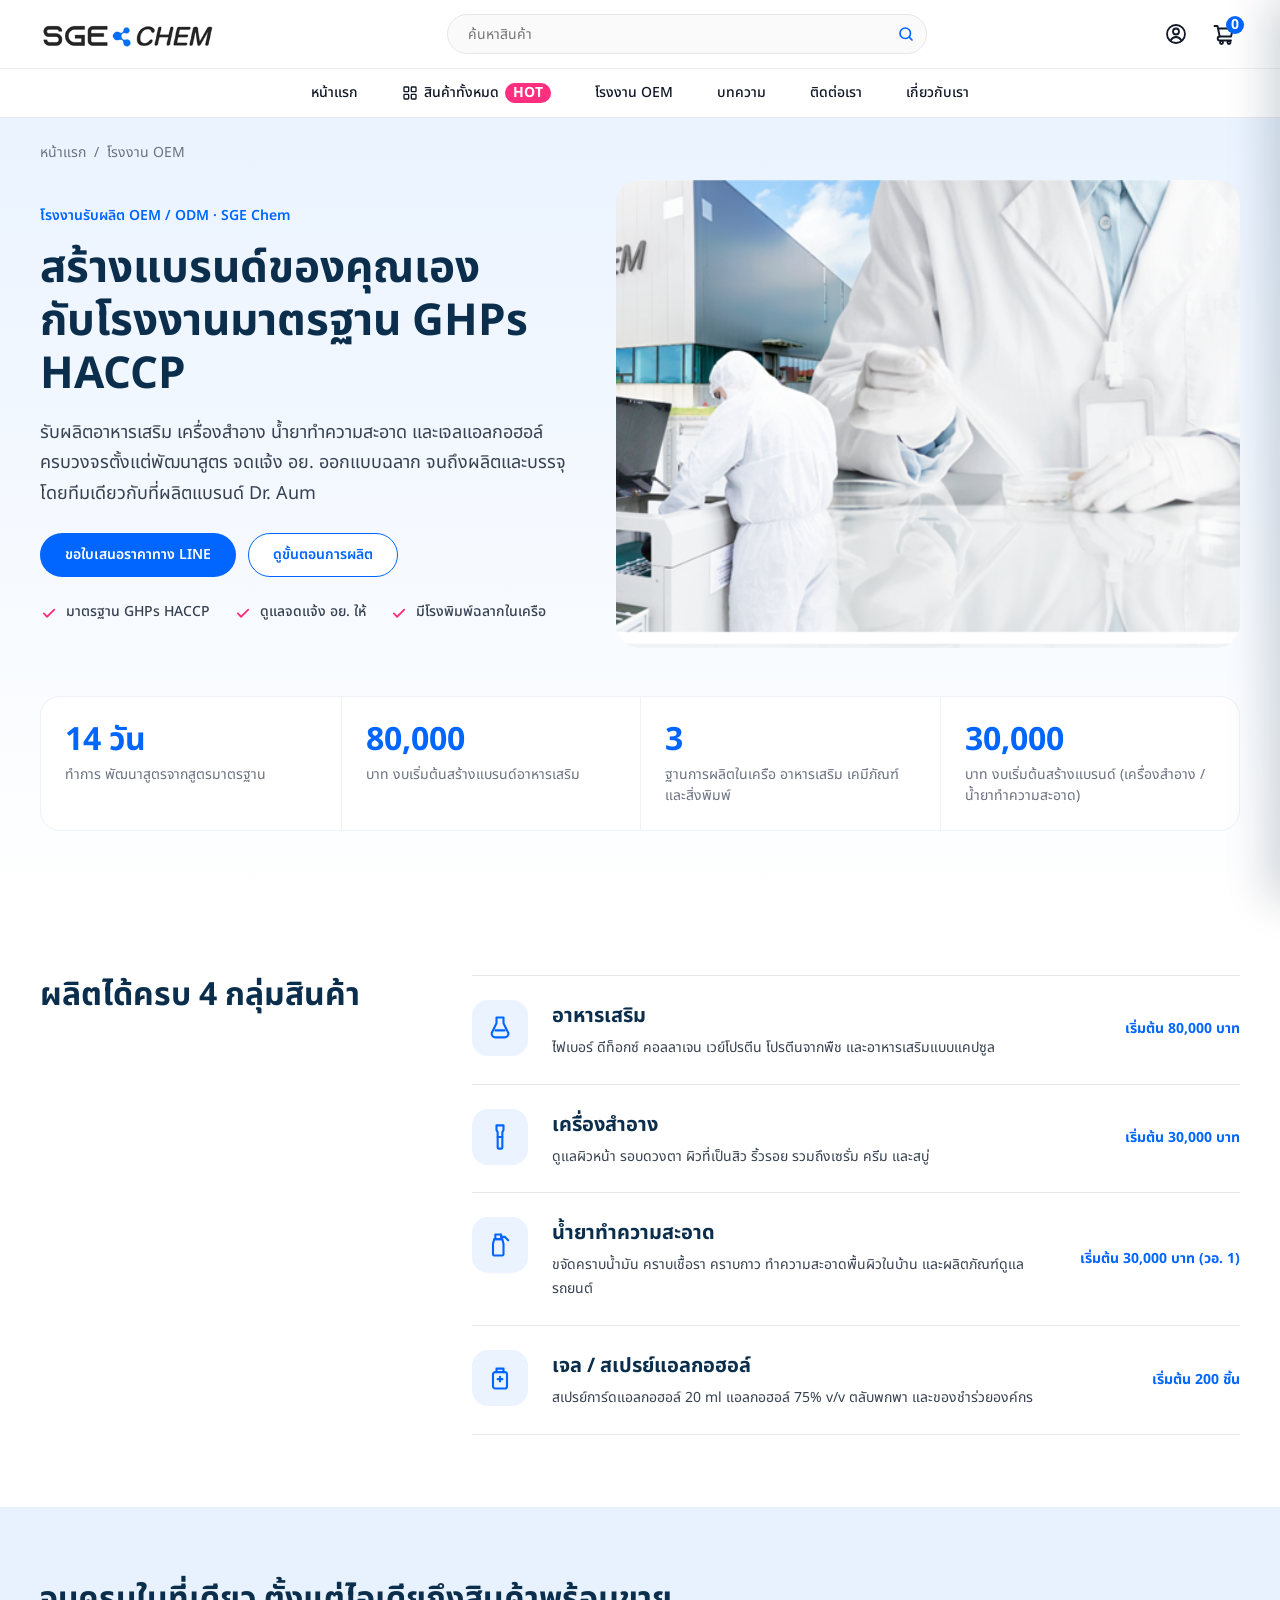
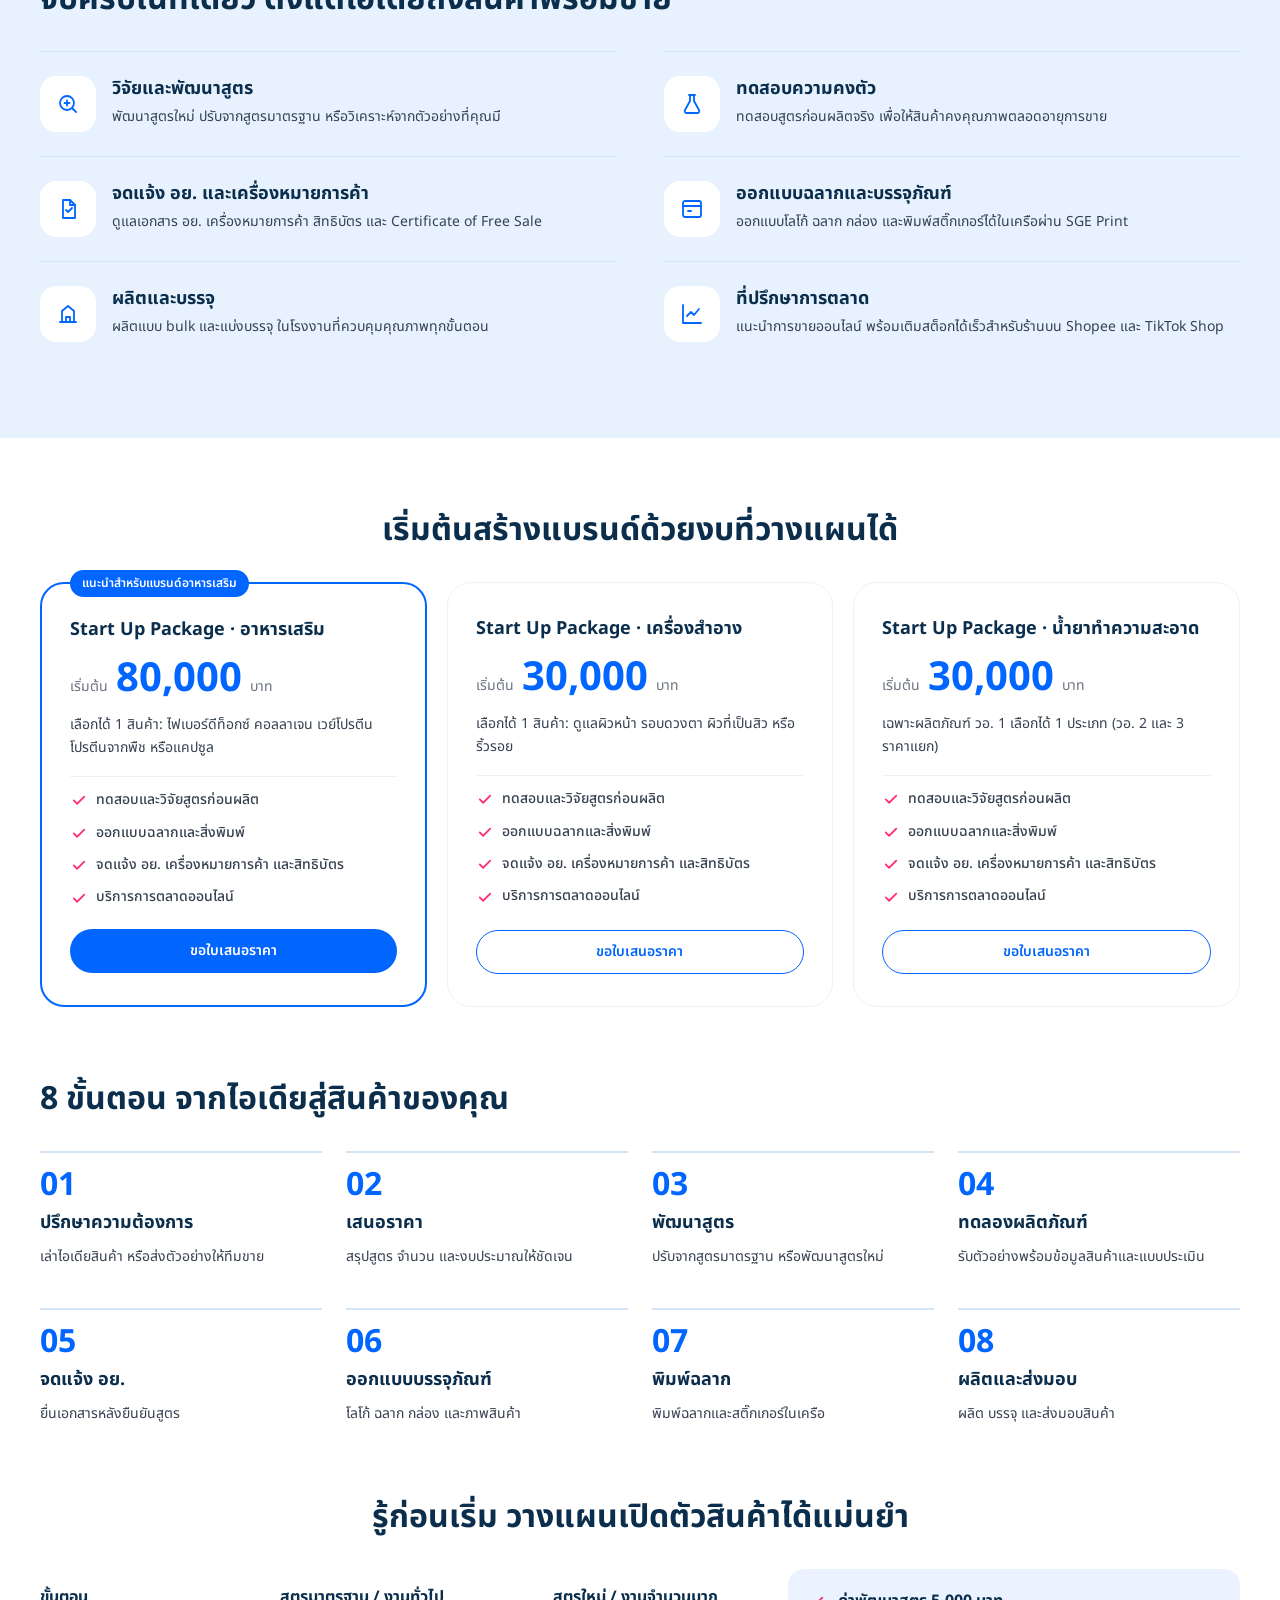
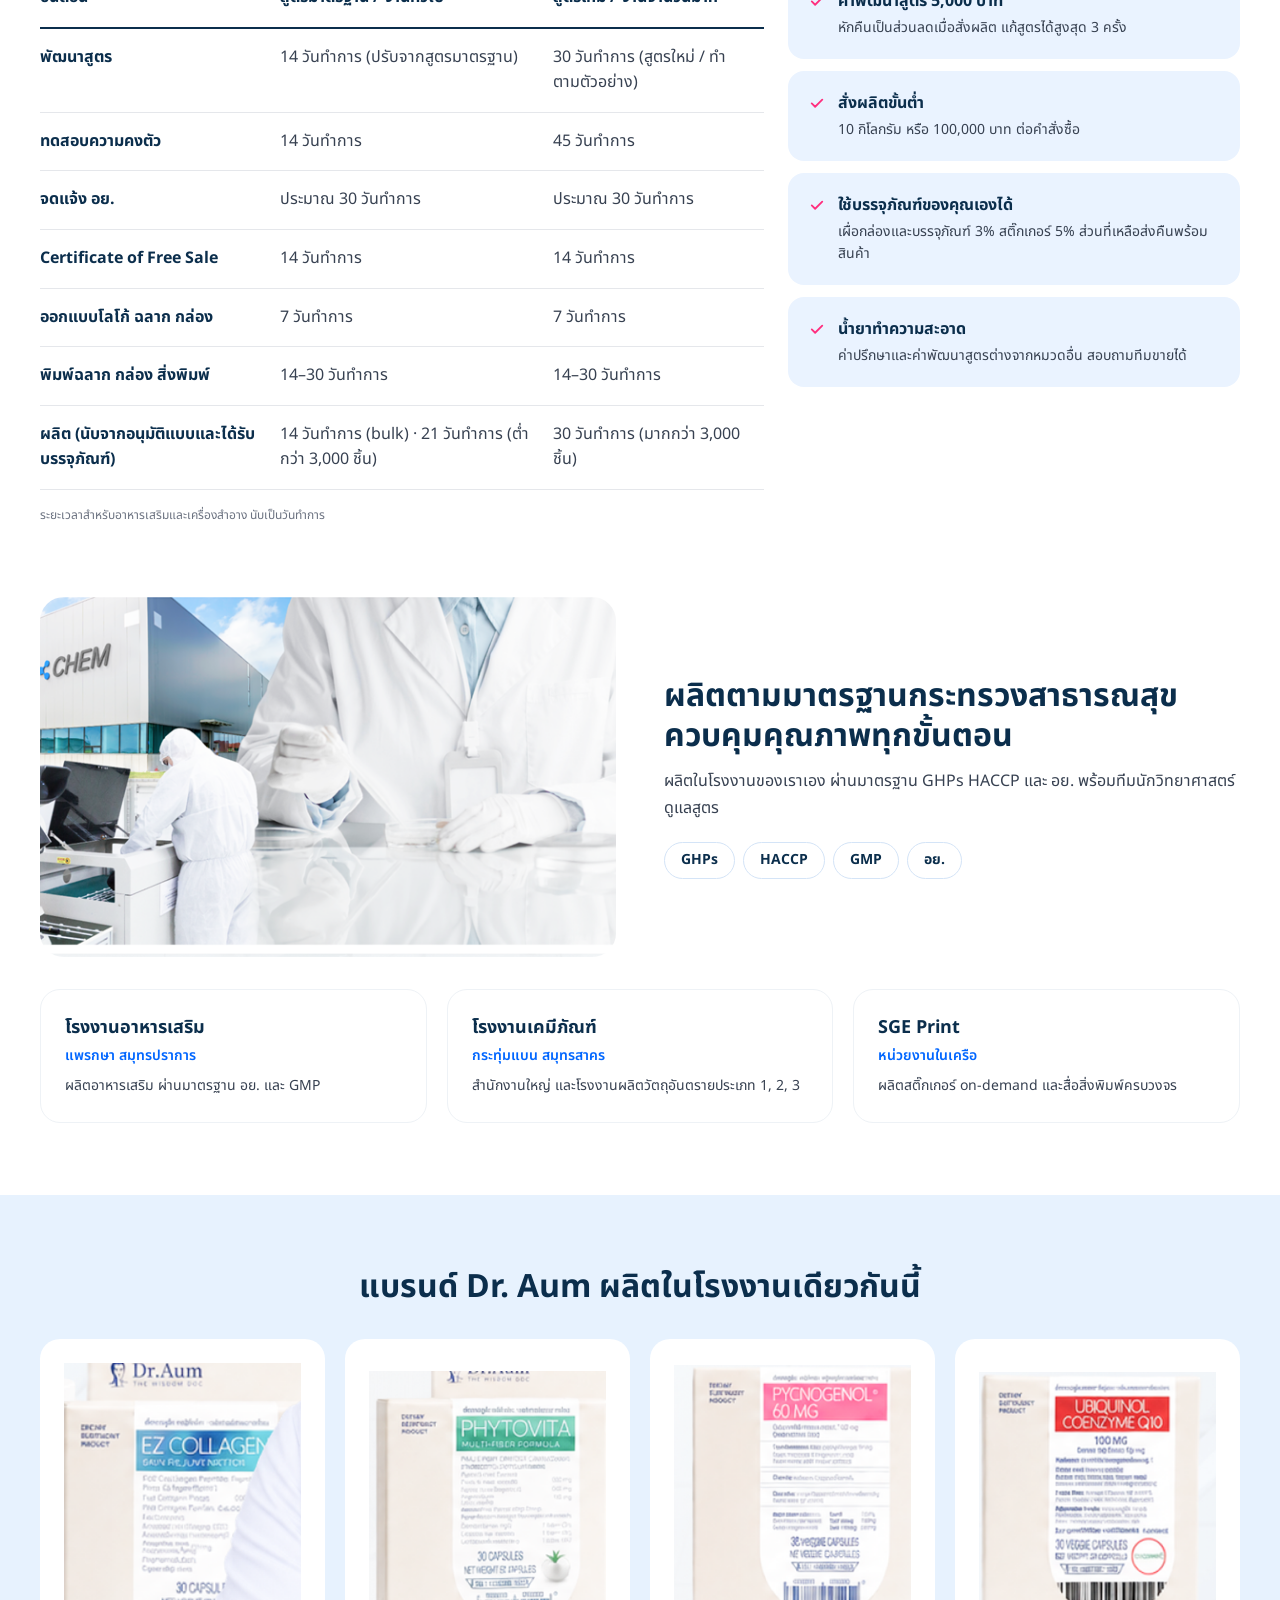
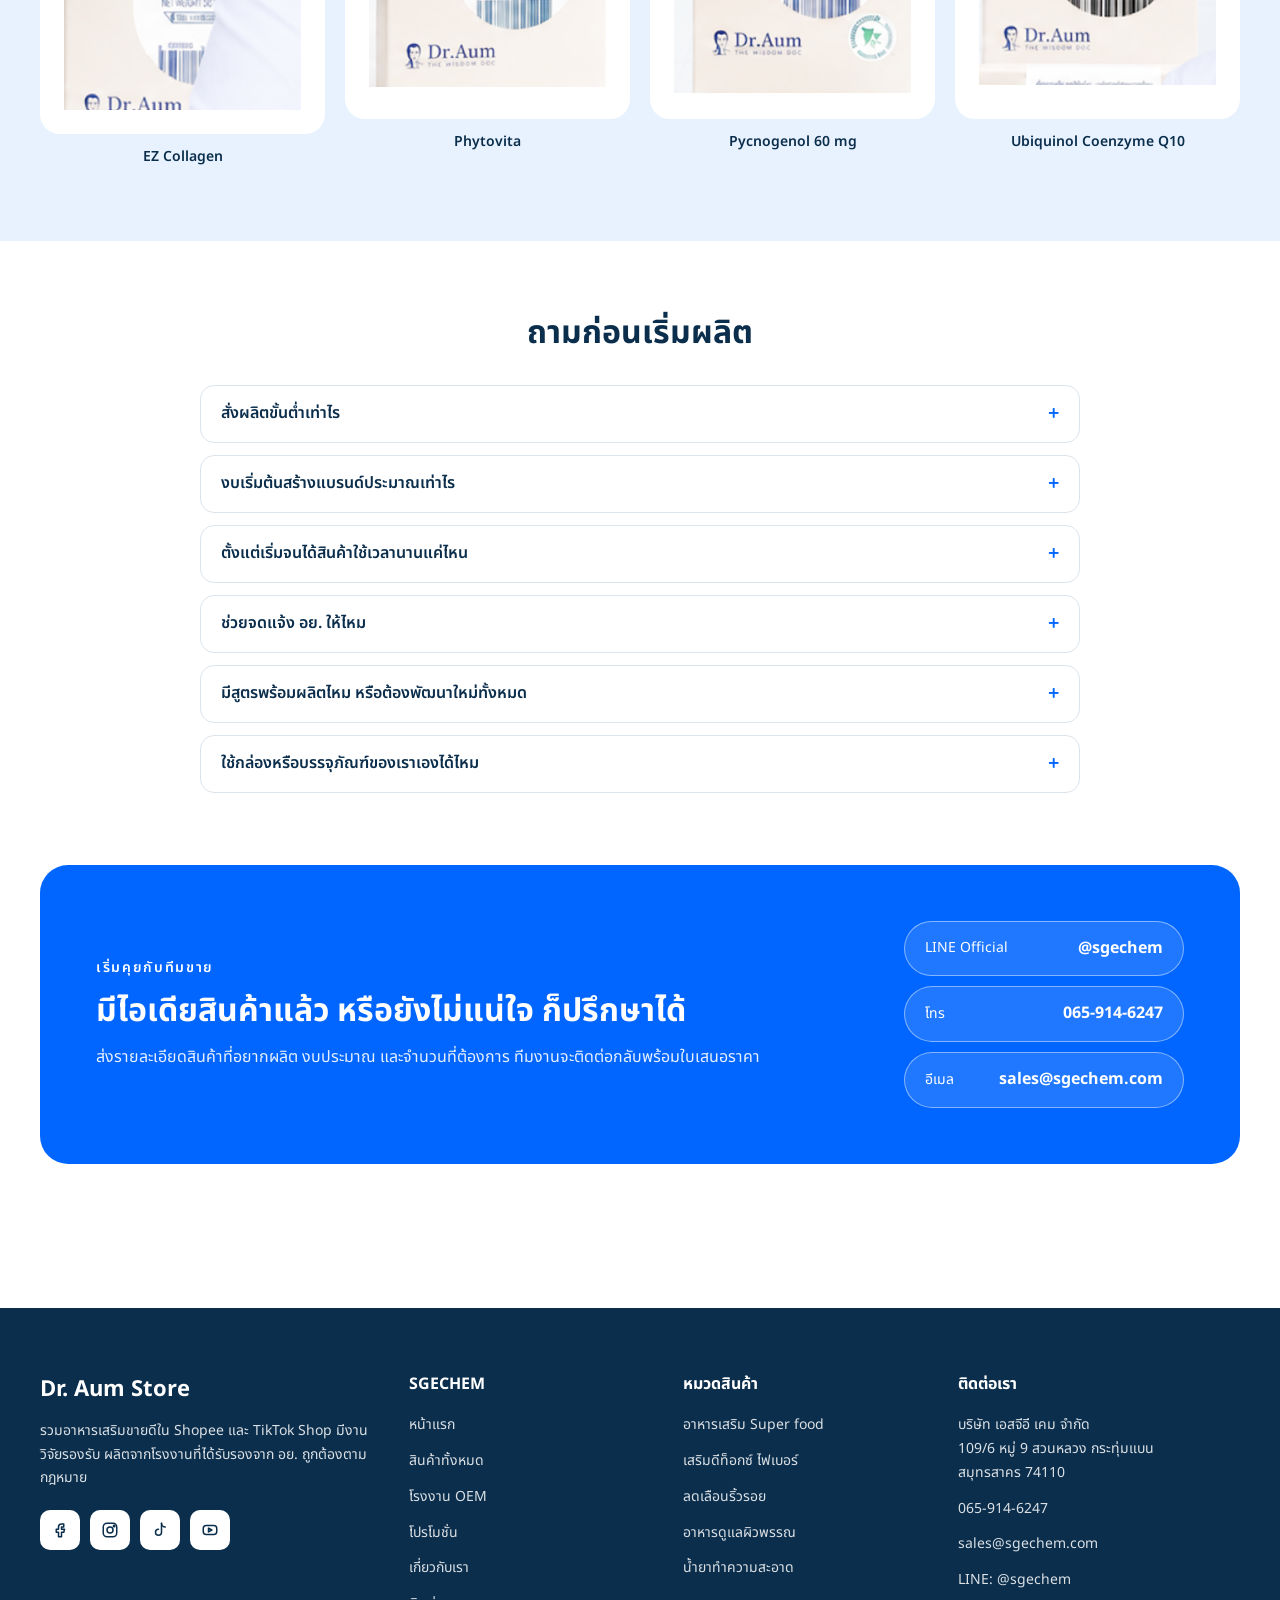
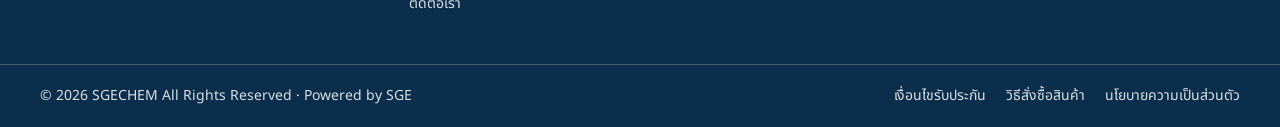
<file: oem.html>
<!doctype html>
<html lang="th">
<head>
  <meta charset="utf-8">
  <meta name="viewport" content="width=device-width, initial-scale=1">
  <title>โรงงานรับผลิต OEM อาหารเสริม เครื่องสำอาง – SGE Chem / Dr. Aum</title>
  <meta name="description" content="โรงงานรับผลิตอาหารเสริม เครื่องสำอาง น้ำยาทำความสะอาด และเจลแอลกอฮอล์ OEM ครบวงจร พัฒนาสูตร จดแจ้ง อย. ออกแบบฉลาก ผลิตและบรรจุ มาตรฐาน GHPs HACCP – SGE Chem">
  <link rel="icon" href="images/dr-aum-logo.png">
  <link rel="stylesheet" href="styles.css">
</head>
<body>
<div class="site-wrapper">

  <!-- ======================================================================
       HEADER (ORIGINAL DESIGN FROM HOME.PNG - FULL WIDTH BG, 1200PX CONTENT)
       ====================================================================== -->
  <header class="orig-header">
    <div class="orig-header-top">
      <a href="index.html" class="orig-logo" aria-label="SGE CHEM">
        <img src="images/sge-chem-logo.png" alt="SGE CHEM">
      </a>

      <form class="orig-search" onsubmit="event.preventDefault(); document.getElementById('best-seller').scrollIntoView({behavior:'smooth'});">
        <input type="search" placeholder="ค้นหาสินค้า" aria-label="ค้นหาสินค้า">
        <button type="submit" aria-label="ค้นหา">
          <svg width="18" height="18" viewBox="0 0 24 24" fill="none" stroke="currentColor" stroke-width="2.2" stroke-linecap="round"><circle cx="11" cy="11" r="7"/><path d="M20 20l-3.5-3.5"/></svg>
        </button>
      </form>

      <div class="orig-header-icons">
        <button type="button" class="orig-icon-btn" aria-label="บัญชีของฉัน">
          <svg width="24" height="24" viewBox="0 0 24 24" fill="none" stroke="currentColor" stroke-width="1.8" stroke-linecap="round"><circle cx="12" cy="12" r="9"/><circle cx="12" cy="9.5" r="3"/><path d="M6.5 18.5c1.4-2.3 3.3-3.5 5.5-3.5s4.1 1.2 5.5 3.5"/></svg>
        </button>
        <button type="button" class="orig-icon-btn js-toggle-cart" aria-label="ตะกร้าสินค้า">
          <svg width="24" height="24" viewBox="0 0 24 24" fill="none" stroke="currentColor" stroke-width="1.9" stroke-linecap="round" stroke-linejoin="round"><path d="M2.5 4h3l2.2 10.5h11.3l2-8H6.2"/><path d="M7.7 14.5a2 2 0 0 0 0 4h11.3"/><circle cx="9.5" cy="20.5" r="1.5"/><circle cx="17" cy="20.5" r="1.5"/></svg>
          <span class="orig-cart-dot js-cart-count">0</span>
        </button>
      </div>
    </div>

    <div class="orig-header-nav-wrap">
      <nav class="orig-header-nav" aria-label="เมนูหลัก">
        <a href="index.html">หน้าแรก</a>
        <a href="shop.html">
          <svg width="16" height="16" viewBox="0 0 24 24" fill="none" stroke="currentColor" stroke-width="2"><rect x="3" y="3" width="7" height="7" rx="1"/><rect x="14" y="3" width="7" height="7" rx="1"/><rect x="3" y="14" width="7" height="7" rx="1"/><rect x="14" y="14" width="7" height="7" rx="1"/></svg>
          <span>สินค้าทั้งหมด</span>
          <span class="orig-hot-pill">HOT</span>
        </a>
        <a href="oem.html">โรงงาน OEM</a>
        <a href="index.html#articles">บทความ</a>
        <a href="contact.html">ติดต่อเรา</a>
        <a href="about.html">เกี่ยวกับเรา</a>
      </nav>
    </div>
  </header>

  <main>
    <!-- ======================================================================
         SECTION 1: OEM HERO
         ====================================================================== -->
    <section class="sec-block sec-padded-bottom oem-hero-sec">
      <div class="container">
        <nav class="shop-breadcrumb" aria-label="breadcrumb">
          <a href="index.html">หน้าแรก</a><span>/</span><span>โรงงาน OEM</span>
        </nav>
        <div class="oem-hero">
          <div class="oem-hero-text">
            <p class="eyebrow-plain">โรงงานรับผลิต OEM / ODM · SGE Chem</p>
            <h1 class="oem-hero-title">สร้างแบรนด์ของคุณเอง<br>กับโรงงานมาตรฐาน GHPs HACCP</h1>
            <p class="oem-hero-desc">รับผลิตอาหารเสริม เครื่องสำอาง น้ำยาทำความสะอาด และเจลแอลกอฮอล์ ครบวงจรตั้งแต่พัฒนาสูตร จดแจ้ง อย. ออกแบบฉลาก จนถึงผลิตและบรรจุ โดยทีมเดียวกับที่ผลิตแบรนด์ Dr. Aum</p>
            <div class="oem-hero-btns">
              <a href="https://lin.ee/krFaUpF" class="btn btn-primary">ขอใบเสนอราคาทาง LINE</a>
              <a href="#oem-process" class="btn btn-outline">ดูขั้นตอนการผลิต</a>
            </div>
            <ul class="oem-hero-checks">
              <li><svg width="18" height="18" viewBox="0 0 24 24" fill="none" stroke="currentColor" stroke-width="2.4" stroke-linecap="round" stroke-linejoin="round" aria-hidden="true"><path d="M5 12.5l4.5 4.5L19 7.5"/></svg><span>มาตรฐาน GHPs HACCP</span></li>
              <li><svg width="18" height="18" viewBox="0 0 24 24" fill="none" stroke="currentColor" stroke-width="2.4" stroke-linecap="round" stroke-linejoin="round" aria-hidden="true"><path d="M5 12.5l4.5 4.5L19 7.5"/></svg><span>ดูแลจดแจ้ง อย. ให้</span></li>
              <li><svg width="18" height="18" viewBox="0 0 24 24" fill="none" stroke="currentColor" stroke-width="2.4" stroke-linecap="round" stroke-linejoin="round" aria-hidden="true"><path d="M5 12.5l4.5 4.5L19 7.5"/></svg><span>มีโรงพิมพ์ฉลากในเครือ</span></li>
            </ul>
          </div>
          <div class="oem-hero-img">
            <img src="images/oem-factory.png" alt="ทีมงาน SGE Chem ในโรงงานผลิต">
          </div>
        </div>
        <div class="oem-stats">
          <div class="oem-stat">
            <strong>14 วัน</strong>
            <span>ทำการ พัฒนาสูตรจากสูตรมาตรฐาน</span>
          </div>
          <div class="oem-stat">
            <strong>80,000</strong>
            <span>บาท งบเริ่มต้นสร้างแบรนด์อาหารเสริม</span>
          </div>
          <div class="oem-stat">
            <strong>3</strong>
            <span>ฐานการผลิตในเครือ อาหารเสริม เคมีภัณฑ์ และสิ่งพิมพ์</span>
          </div>
          <div class="oem-stat">
            <strong>30,000</strong>
            <span>บาท งบเริ่มต้นสร้างแบรนด์ (เครื่องสำอาง / น้ำยาทำความสะอาด)</span>
          </div>
        </div>
      </div>
    </section>

    <!-- ======================================================================
         SECTION 2: ประเภทสินค้าที่รับผลิต (4 การ์ด)
         ====================================================================== -->
    <section class="sec-block" id="oem-products">
      <div class="container">
        <div class="shop-sec-head">
          <h2 class="sec-title">ผลิตได้ครบ 4 กลุ่มสินค้า</h2>
        </div>
        <div class="oem-cat-grid">
          <article class="oem-cat-card">
            <span class="oem-icon"><svg width="28" height="28" viewBox="0 0 24 24" fill="none" stroke="currentColor" stroke-width="1.8" stroke-linecap="round" stroke-linejoin="round" aria-hidden="true"><path d="M9 3h6v5l4 8a3 3 0 01-3 4H8a3 3 0 01-3-4l4-8z"/><path d="M8 14h8"/></svg></span>
            <h3>อาหารเสริม</h3>
            <p>ไฟเบอร์ ดีท็อกซ์ คอลลาเจน เวย์โปรตีน โปรตีนจากพืช และอาหารเสริมแบบแคปซูล</p>
            <span class="oem-cat-price">เริ่มต้น 80,000 บาท</span>
          </article>
          <article class="oem-cat-card">
            <span class="oem-icon"><svg width="28" height="28" viewBox="0 0 24 24" fill="none" stroke="currentColor" stroke-width="1.8" stroke-linecap="round" stroke-linejoin="round" aria-hidden="true"><path d="M9 2h6v4l-1 2v13a1 1 0 01-1 1h-2a1 1 0 01-1-1V8L9 6z"/><path d="M10 12h4"/></svg></span>
            <h3>เครื่องสำอาง</h3>
            <p>ดูแลผิวหน้า รอบดวงตา ผิวที่เป็นสิว ริ้วรอย รวมถึงเซรั่ม ครีม และสบู่</p>
            <span class="oem-cat-price">เริ่มต้น 30,000 บาท</span>
          </article>
          <article class="oem-cat-card">
            <span class="oem-icon"><svg width="28" height="28" viewBox="0 0 24 24" fill="none" stroke="currentColor" stroke-width="1.8" stroke-linecap="round" stroke-linejoin="round" aria-hidden="true"><path d="M8 3h5v4H8z"/><path d="M13 5h3l3 3"/><path d="M7 7h7l1 4v9a1 1 0 01-1 1H7a1 1 0 01-1-1v-9z"/></svg></span>
            <h3>น้ำยาทำความสะอาด</h3>
            <p>ขจัดคราบน้ำมัน คราบเชื้อรา คราบกาว ทำความสะอาดพื้นผิวในบ้าน และผลิตภัณฑ์ดูแลรถยนต์</p>
            <span class="oem-cat-price">เริ่มต้น 30,000 บาท (วอ. 1)</span>
          </article>
          <article class="oem-cat-card">
            <span class="oem-icon"><svg width="28" height="28" viewBox="0 0 24 24" fill="none" stroke="currentColor" stroke-width="1.8" stroke-linecap="round" stroke-linejoin="round" aria-hidden="true"><rect x="6" y="7" width="12" height="14" rx="2"/><path d="M9 7V4h6v3"/><path d="M10 13h4M12 11v4"/></svg></span>
            <h3>เจล / สเปรย์แอลกอฮอล์</h3>
            <p>สเปรย์การ์ดแอลกอฮอล์ 20 ml แอลกอฮอล์ 75% v/v ตลับพกพา และของชำร่วยองค์กร</p>
            <span class="oem-cat-price">เริ่มต้น 200 ชิ้น</span>
          </article>
        </div>
      </div>
    </section>

    <!-- ======================================================================
         SECTION 3: บริการครบวงจร (6 ข้อ)
         ====================================================================== -->
    <section class="sec-blue-bg oem-svc-sec">
      <div class="container">
        <div class="shop-sec-head">
          <h2 class="sec-title">จบครบในที่เดียว ตั้งแต่ไอเดียถึงสินค้าพร้อมขาย</h2>
        </div>
        <div class="oem-svc-grid">
          <div class="oem-svc">
            <span class="oem-icon"><svg width="24" height="24" viewBox="0 0 24 24" fill="none" stroke="currentColor" stroke-width="1.8" stroke-linecap="round" stroke-linejoin="round" aria-hidden="true"><circle cx="11" cy="11" r="7"/><path d="M20 20l-3.5-3.5"/><path d="M8.5 11h5M11 8.5v5"/></svg></span>
            <div>
              <h3>วิจัยและพัฒนาสูตร</h3>
              <p>พัฒนาสูตรใหม่ ปรับจากสูตรมาตรฐาน หรือวิเคราะห์จากตัวอย่างที่คุณมี</p>
            </div>
          </div>
          <div class="oem-svc">
            <span class="oem-icon"><svg width="24" height="24" viewBox="0 0 24 24" fill="none" stroke="currentColor" stroke-width="1.8" stroke-linecap="round" stroke-linejoin="round" aria-hidden="true"><path d="M9 3h6"/><path d="M10 3v6l-5 9a2 2 0 002 3h10a2 2 0 002-3l-5-9V3"/></svg></span>
            <div>
              <h3>ทดสอบความคงตัว</h3>
              <p>ทดสอบสูตรก่อนผลิตจริง เพื่อให้สินค้าคงคุณภาพตลอดอายุการขาย</p>
            </div>
          </div>
          <div class="oem-svc">
            <span class="oem-icon"><svg width="24" height="24" viewBox="0 0 24 24" fill="none" stroke="currentColor" stroke-width="1.8" stroke-linecap="round" stroke-linejoin="round" aria-hidden="true"><path d="M7 3h7l5 5v13H7z"/><path d="M14 3v5h5"/><path d="M10 13l2 2 4-4"/></svg></span>
            <div>
              <h3>จดแจ้ง อย. และเครื่องหมายการค้า</h3>
              <p>ดูแลเอกสาร อย. เครื่องหมายการค้า สิทธิบัตร และ Certificate of Free Sale</p>
            </div>
          </div>
          <div class="oem-svc">
            <span class="oem-icon"><svg width="24" height="24" viewBox="0 0 24 24" fill="none" stroke="currentColor" stroke-width="1.8" stroke-linecap="round" stroke-linejoin="round" aria-hidden="true"><rect x="3" y="4" width="18" height="16" rx="2"/><path d="M3 9h18"/><path d="M8 14h3"/></svg></span>
            <div>
              <h3>ออกแบบฉลากและบรรจุภัณฑ์</h3>
              <p>ออกแบบโลโก้ ฉลาก กล่อง และพิมพ์สติ๊กเกอร์ได้ในเครือผ่าน SGE Print</p>
            </div>
          </div>
          <div class="oem-svc">
            <span class="oem-icon"><svg width="24" height="24" viewBox="0 0 24 24" fill="none" stroke="currentColor" stroke-width="1.8" stroke-linecap="round" stroke-linejoin="round" aria-hidden="true"><path d="M4 20h16"/><path d="M6 20V9l6-5 6 5v11"/><path d="M10 20v-5h4v5"/></svg></span>
            <div>
              <h3>ผลิตและบรรจุ</h3>
              <p>ผลิตแบบ bulk และแบ่งบรรจุ ในโรงงานที่ควบคุมคุณภาพทุกขั้นตอน</p>
            </div>
          </div>
          <div class="oem-svc">
            <span class="oem-icon"><svg width="24" height="24" viewBox="0 0 24 24" fill="none" stroke="currentColor" stroke-width="1.8" stroke-linecap="round" stroke-linejoin="round" aria-hidden="true"><path d="M3 3v18h18"/><path d="M7 14l4-4 3 3 5-6"/></svg></span>
            <div>
              <h3>ที่ปรึกษาการตลาด</h3>
              <p>แนะนำการขายออนไลน์ พร้อมเติมสต็อกได้เร็วสำหรับร้านบน Shopee และ TikTok Shop</p>
            </div>
          </div>
        </div>
      </div>
    </section>

    <!-- ======================================================================
         SECTION 4: START UP PACKAGE (3 แพ็กเกจ)
         ====================================================================== -->
    <section class="sec-block" id="oem-package">
      <div class="container">
        <div class="shop-sec-head">
          <h2 class="sec-title">เริ่มต้นสร้างแบรนด์ด้วยงบที่วางแผนได้</h2>
        </div>
        <div class="oem-pkg-grid">
          <article class="oem-pkg oem-pkg-hl">
            <span class="oem-pkg-tag">แนะนำสำหรับแบรนด์อาหารเสริม</span>
            <h3>Start Up Package · อาหารเสริม</h3>
            <p class="oem-pkg-price"><span>เริ่มต้น</span> <strong>80,000</strong> <span>บาท</span></p>
            <p class="oem-pkg-desc">เลือกได้ 1 สินค้า: ไฟเบอร์ดีท็อกซ์ คอลลาเจน เวย์โปรตีน โปรตีนจากพืช หรือแคปซูล</p>
            <ul class="oem-check-list">
              <li><svg width="18" height="18" viewBox="0 0 24 24" fill="none" stroke="currentColor" stroke-width="2.4" stroke-linecap="round" stroke-linejoin="round" aria-hidden="true"><path d="M5 12.5l4.5 4.5L19 7.5"/></svg><span>ทดสอบและวิจัยสูตรก่อนผลิต</span></li>
              <li><svg width="18" height="18" viewBox="0 0 24 24" fill="none" stroke="currentColor" stroke-width="2.4" stroke-linecap="round" stroke-linejoin="round" aria-hidden="true"><path d="M5 12.5l4.5 4.5L19 7.5"/></svg><span>ออกแบบฉลากและสิ่งพิมพ์</span></li>
              <li><svg width="18" height="18" viewBox="0 0 24 24" fill="none" stroke="currentColor" stroke-width="2.4" stroke-linecap="round" stroke-linejoin="round" aria-hidden="true"><path d="M5 12.5l4.5 4.5L19 7.5"/></svg><span>จดแจ้ง อย. เครื่องหมายการค้า และสิทธิบัตร</span></li>
              <li><svg width="18" height="18" viewBox="0 0 24 24" fill="none" stroke="currentColor" stroke-width="2.4" stroke-linecap="round" stroke-linejoin="round" aria-hidden="true"><path d="M5 12.5l4.5 4.5L19 7.5"/></svg><span>บริการการตลาดออนไลน์</span></li>
            </ul>
            <a href="https://lin.ee/krFaUpF" class="btn btn-primary">ขอใบเสนอราคา</a>
          </article>
          <article class="oem-pkg">
            <h3>Start Up Package · เครื่องสำอาง</h3>
            <p class="oem-pkg-price"><span>เริ่มต้น</span> <strong>30,000</strong> <span>บาท</span></p>
            <p class="oem-pkg-desc">เลือกได้ 1 สินค้า: ดูแลผิวหน้า รอบดวงตา ผิวที่เป็นสิว หรือริ้วรอย</p>
            <ul class="oem-check-list">
              <li><svg width="18" height="18" viewBox="0 0 24 24" fill="none" stroke="currentColor" stroke-width="2.4" stroke-linecap="round" stroke-linejoin="round" aria-hidden="true"><path d="M5 12.5l4.5 4.5L19 7.5"/></svg><span>ทดสอบและวิจัยสูตรก่อนผลิต</span></li>
              <li><svg width="18" height="18" viewBox="0 0 24 24" fill="none" stroke="currentColor" stroke-width="2.4" stroke-linecap="round" stroke-linejoin="round" aria-hidden="true"><path d="M5 12.5l4.5 4.5L19 7.5"/></svg><span>ออกแบบฉลากและสิ่งพิมพ์</span></li>
              <li><svg width="18" height="18" viewBox="0 0 24 24" fill="none" stroke="currentColor" stroke-width="2.4" stroke-linecap="round" stroke-linejoin="round" aria-hidden="true"><path d="M5 12.5l4.5 4.5L19 7.5"/></svg><span>จดแจ้ง อย. เครื่องหมายการค้า และสิทธิบัตร</span></li>
              <li><svg width="18" height="18" viewBox="0 0 24 24" fill="none" stroke="currentColor" stroke-width="2.4" stroke-linecap="round" stroke-linejoin="round" aria-hidden="true"><path d="M5 12.5l4.5 4.5L19 7.5"/></svg><span>บริการการตลาดออนไลน์</span></li>
            </ul>
            <a href="https://lin.ee/krFaUpF" class="btn btn-outline">ขอใบเสนอราคา</a>
          </article>
          <article class="oem-pkg">
            <h3>Start Up Package · น้ำยาทำความสะอาด</h3>
            <p class="oem-pkg-price"><span>เริ่มต้น</span> <strong>30,000</strong> <span>บาท</span></p>
            <p class="oem-pkg-desc">เฉพาะผลิตภัณฑ์ วอ. 1 เลือกได้ 1 ประเภท (วอ. 2 และ 3 ราคาแยก)</p>
            <ul class="oem-check-list">
              <li><svg width="18" height="18" viewBox="0 0 24 24" fill="none" stroke="currentColor" stroke-width="2.4" stroke-linecap="round" stroke-linejoin="round" aria-hidden="true"><path d="M5 12.5l4.5 4.5L19 7.5"/></svg><span>ทดสอบและวิจัยสูตรก่อนผลิต</span></li>
              <li><svg width="18" height="18" viewBox="0 0 24 24" fill="none" stroke="currentColor" stroke-width="2.4" stroke-linecap="round" stroke-linejoin="round" aria-hidden="true"><path d="M5 12.5l4.5 4.5L19 7.5"/></svg><span>ออกแบบฉลากและสิ่งพิมพ์</span></li>
              <li><svg width="18" height="18" viewBox="0 0 24 24" fill="none" stroke="currentColor" stroke-width="2.4" stroke-linecap="round" stroke-linejoin="round" aria-hidden="true"><path d="M5 12.5l4.5 4.5L19 7.5"/></svg><span>จดแจ้ง อย. เครื่องหมายการค้า และสิทธิบัตร</span></li>
              <li><svg width="18" height="18" viewBox="0 0 24 24" fill="none" stroke="currentColor" stroke-width="2.4" stroke-linecap="round" stroke-linejoin="round" aria-hidden="true"><path d="M5 12.5l4.5 4.5L19 7.5"/></svg><span>บริการการตลาดออนไลน์</span></li>
            </ul>
            <a href="https://lin.ee/krFaUpF" class="btn btn-outline">ขอใบเสนอราคา</a>
          </article>
        </div>
      </div>
    </section>

    <!-- ======================================================================
         SECTION 5: ขั้นตอนการผลิต 8 ขั้น
         ====================================================================== -->
    <section class="sec-block" id="oem-process">
      <div class="container">
        <div class="shop-sec-head">
          <h2 class="sec-title">8 ขั้นตอน จากไอเดียสู่สินค้าของคุณ</h2>
        </div>
        <ol class="oem-steps">
          <li class="oem-step">
            <span class="oem-step-num">01</span>
            <h3>ปรึกษาความต้องการ</h3>
            <p>เล่าไอเดียสินค้า หรือส่งตัวอย่างให้ทีมขาย</p>
          </li>
          <li class="oem-step">
            <span class="oem-step-num">02</span>
            <h3>เสนอราคา</h3>
            <p>สรุปสูตร จำนวน และงบประมาณให้ชัดเจน</p>
          </li>
          <li class="oem-step">
            <span class="oem-step-num">03</span>
            <h3>พัฒนาสูตร</h3>
            <p>ปรับจากสูตรมาตรฐาน หรือพัฒนาสูตรใหม่</p>
          </li>
          <li class="oem-step">
            <span class="oem-step-num">04</span>
            <h3>ทดลองผลิตภัณฑ์</h3>
            <p>รับตัวอย่างพร้อมข้อมูลสินค้าและแบบประเมิน</p>
          </li>
          <li class="oem-step">
            <span class="oem-step-num">05</span>
            <h3>จดแจ้ง อย.</h3>
            <p>ยื่นเอกสารหลังยืนยันสูตร</p>
          </li>
          <li class="oem-step">
            <span class="oem-step-num">06</span>
            <h3>ออกแบบบรรจุภัณฑ์</h3>
            <p>โลโก้ ฉลาก กล่อง และภาพสินค้า</p>
          </li>
          <li class="oem-step">
            <span class="oem-step-num">07</span>
            <h3>พิมพ์ฉลาก</h3>
            <p>พิมพ์ฉลากและสติ๊กเกอร์ในเครือ</p>
          </li>
          <li class="oem-step">
            <span class="oem-step-num">08</span>
            <h3>ผลิตและส่งมอบ</h3>
            <p>ผลิต บรรจุ และส่งมอบสินค้า</p>
          </li>
        </ol>
      </div>
    </section>

    <!-- ======================================================================
         SECTION 6: ระยะเวลาและเงื่อนไข (ตาราง + เงื่อนไข)
         ====================================================================== -->
    <section class="sec-block" id="oem-terms">
      <div class="container">
        <div class="shop-sec-head">
          <h2 class="sec-title">รู้ก่อนเริ่ม วางแผนเปิดตัวสินค้าได้แม่นยำ</h2>
        </div>
        <div class="oem-terms">
          <div class="oem-table-wrap">
            <table class="oem-table">
              <thead>
                <tr>
                  <th scope="col">ขั้นตอน</th>
                  <th scope="col">สูตรมาตรฐาน / งานทั่วไป</th>
                  <th scope="col">สูตรใหม่ / งานจำนวนมาก</th>
                </tr>
              </thead>
              <tbody>
                <tr>
                  <th scope="row">พัฒนาสูตร</th>
                  <td>14 วันทำการ (ปรับจากสูตรมาตรฐาน)</td>
                  <td>30 วันทำการ (สูตรใหม่ / ทำตามตัวอย่าง)</td>
                </tr>
                <tr>
                  <th scope="row">ทดสอบความคงตัว</th>
                  <td>14 วันทำการ</td>
                  <td>45 วันทำการ</td>
                </tr>
                <tr>
                  <th scope="row">จดแจ้ง อย.</th>
                  <td>ประมาณ 30 วันทำการ</td>
                  <td>ประมาณ 30 วันทำการ</td>
                </tr>
                <tr>
                  <th scope="row">Certificate of Free Sale</th>
                  <td>14 วันทำการ</td>
                  <td>14 วันทำการ</td>
                </tr>
                <tr>
                  <th scope="row">ออกแบบโลโก้ ฉลาก กล่อง</th>
                  <td>7 วันทำการ</td>
                  <td>7 วันทำการ</td>
                </tr>
                <tr>
                  <th scope="row">พิมพ์ฉลาก กล่อง สิ่งพิมพ์</th>
                  <td>14–30 วันทำการ</td>
                  <td>14–30 วันทำการ</td>
                </tr>
                <tr>
                  <th scope="row">ผลิต (นับจากอนุมัติแบบและได้รับบรรจุภัณฑ์)</th>
                  <td>14 วันทำการ (bulk) · 21 วันทำการ (ต่ำกว่า 3,000 ชิ้น)</td>
                  <td>30 วันทำการ (มากกว่า 3,000 ชิ้น)</td>
                </tr>
              </tbody>
            </table>
            <p class="oem-note">ระยะเวลาสำหรับอาหารเสริมและเครื่องสำอาง นับเป็นวันทำการ</p>
          </div>
          <ul class="oem-cond-list">
            <li><svg width="18" height="18" viewBox="0 0 24 24" fill="none" stroke="currentColor" stroke-width="2.4" stroke-linecap="round" stroke-linejoin="round" aria-hidden="true"><path d="M5 12.5l4.5 4.5L19 7.5"/></svg><div><strong>ค่าพัฒนาสูตร 5,000 บาท</strong><span>หักคืนเป็นส่วนลดเมื่อสั่งผลิต แก้สูตรได้สูงสุด 3 ครั้ง</span></div></li>
            <li><svg width="18" height="18" viewBox="0 0 24 24" fill="none" stroke="currentColor" stroke-width="2.4" stroke-linecap="round" stroke-linejoin="round" aria-hidden="true"><path d="M5 12.5l4.5 4.5L19 7.5"/></svg><div><strong>สั่งผลิตขั้นต่ำ</strong><span>10 กิโลกรัม หรือ 100,000 บาท ต่อคำสั่งซื้อ</span></div></li>
            <li><svg width="18" height="18" viewBox="0 0 24 24" fill="none" stroke="currentColor" stroke-width="2.4" stroke-linecap="round" stroke-linejoin="round" aria-hidden="true"><path d="M5 12.5l4.5 4.5L19 7.5"/></svg><div><strong>ใช้บรรจุภัณฑ์ของคุณเองได้</strong><span>เผื่อกล่องและบรรจุภัณฑ์ 3% สติ๊กเกอร์ 5% ส่วนที่เหลือส่งคืนพร้อมสินค้า</span></div></li>
            <li><svg width="18" height="18" viewBox="0 0 24 24" fill="none" stroke="currentColor" stroke-width="2.4" stroke-linecap="round" stroke-linejoin="round" aria-hidden="true"><path d="M5 12.5l4.5 4.5L19 7.5"/></svg><div><strong>น้ำยาทำความสะอาด</strong><span>ค่าปรึกษาและค่าพัฒนาสูตรต่างจากหมวดอื่น สอบถามทีมขายได้</span></div></li>
          </ul>
        </div>
      </div>
    </section>

    <!-- ======================================================================
         SECTION 7: โรงงานและมาตรฐาน (รูป + 3 ฐานการผลิต)
         ====================================================================== -->
    <section class="sec-block" id="oem-factory">
      <div class="container">
        <div class="oem-factory">
          <div class="oem-factory-img">
            <img src="images/oem-factory.png" alt="ห้องผลิตของโรงงาน SGE Chem">
          </div>
          <div class="oem-factory-text">
            <h2 class="sec-title">ผลิตตามมาตรฐานกระทรวงสาธารณสุข ควบคุมคุณภาพทุกขั้นตอน</h2>
            <p class="oem-factory-desc">ผลิตในโรงงานของเราเอง ผ่านมาตรฐาน GHPs HACCP และ อย. พร้อมทีมนักวิทยาศาสตร์ดูแลสูตร</p>
            <div class="oem-badges">
              <span>GHPs</span><span>HACCP</span><span>GMP</span><span>อย.</span>
            </div>
          </div>
        </div>
        <div class="oem-base-grid">
            <div class="oem-base">
              <h3>โรงงานอาหารเสริม</h3>
              <p class="oem-base-loc">แพรกษา สมุทรปราการ</p>
              <p>ผลิตอาหารเสริม ผ่านมาตรฐาน อย. และ GMP</p>
            </div>
            <div class="oem-base">
              <h3>โรงงานเคมีภัณฑ์</h3>
              <p class="oem-base-loc">กระทุ่มแบน สมุทรสาคร</p>
              <p>สำนักงานใหญ่ และโรงงานผลิตวัตถุอันตรายประเภท 1, 2, 3</p>
            </div>
            <div class="oem-base">
              <h3>SGE Print</h3>
              <p class="oem-base-loc">หน่วยงานในเครือ</p>
              <p>ผลิตสติ๊กเกอร์ on-demand และสื่อสิ่งพิมพ์ครบวงจร</p>
            </div>
        </div>
      </div>
    </section>

    <!-- ======================================================================
         SECTION 8: ตัวอย่างงาน (แบรนด์ Dr. Aum)
         ====================================================================== -->
    <section class="sec-blue-bg oem-work-sec">
      <div class="container">
        <div class="shop-sec-head">
          <h2 class="sec-title">แบรนด์ Dr. Aum ผลิตในโรงงานเดียวกันนี้</h2>
        </div>
        <div class="oem-work-grid">
          <figure class="oem-work">
            <div class="oem-work-img"><img src="images/box-ezcollagen.png" alt="บรรจุภัณฑ์ Dr. Aum EZ Collagen"></div>
            <figcaption>EZ Collagen</figcaption>
          </figure>
          <figure class="oem-work">
            <div class="oem-work-img"><img src="images/box-phytovita.png" alt="บรรจุภัณฑ์ Dr. Aum Phytovita"></div>
            <figcaption>Phytovita</figcaption>
          </figure>
          <figure class="oem-work">
            <div class="oem-work-img"><img src="images/box-pycnogenol.png" alt="บรรจุภัณฑ์ Dr. Aum Pycnogenol 60 mg"></div>
            <figcaption>Pycnogenol 60 mg</figcaption>
          </figure>
          <figure class="oem-work">
            <div class="oem-work-img"><img src="images/box-ubiquinol.png" alt="บรรจุภัณฑ์ Dr. Aum Ubiquinol Coenzyme Q10"></div>
            <figcaption>Ubiquinol Coenzyme Q10</figcaption>
          </figure>
        </div>
      </div>
    </section>

    <!-- ======================================================================
         SECTION 9: FAQ
         ====================================================================== -->
    <section class="sec-block" id="oem-faq">
      <div class="container oem-faq-wrap">
        <div class="shop-sec-head">
          <h2 class="sec-title">ถามก่อนเริ่มผลิต</h2>
        </div>
        <div class="oem-faq">
          <details class="oem-faq-item">
            <summary>สั่งผลิตขั้นต่ำเท่าไร<span class="oem-faq-sign" aria-hidden="true">+</span></summary>
            <p>ขั้นต่ำ 10 กิโลกรัม หรือ 100,000 บาท ต่อคำสั่งซื้อ ส่วนสเปรย์การ์ดแอลกอฮอล์เริ่มต้นที่ 200 ชิ้น</p>
          </details>
          <details class="oem-faq-item">
            <summary>งบเริ่มต้นสร้างแบรนด์ประมาณเท่าไร<span class="oem-faq-sign" aria-hidden="true">+</span></summary>
            <p>Start Up Package อาหารเสริมเริ่มต้น 80,000 บาท เครื่องสำอางและน้ำยาทำความสะอาด (วอ. 1) เริ่มต้น 30,000 บาท ราคาจริงขึ้นกับสูตร จำนวน และบรรจุภัณฑ์</p>
          </details>
          <details class="oem-faq-item">
            <summary>ตั้งแต่เริ่มจนได้สินค้าใช้เวลานานแค่ไหน<span class="oem-faq-sign" aria-hidden="true">+</span></summary>
            <p>ขึ้นกับว่าใช้สูตรมาตรฐานหรือสูตรใหม่ การพัฒนาสูตร ทดสอบความคงตัว และจดแจ้ง อย. ใช้เวลารวมหลายสัปดาห์ ดูตารางระยะเวลาด้านบน หรือให้ทีมขายประเมินตามสินค้าของคุณ</p>
          </details>
          <details class="oem-faq-item">
            <summary>ช่วยจดแจ้ง อย. ให้ไหม<span class="oem-faq-sign" aria-hidden="true">+</span></summary>
            <p>ช่วยครับ ทีมงานดูแลเอกสาร อย. เครื่องหมายการค้า สิทธิบัตร และ Certificate of Free Sale ให้</p>
          </details>
          <details class="oem-faq-item">
            <summary>มีสูตรพร้อมผลิตไหม หรือต้องพัฒนาใหม่ทั้งหมด<span class="oem-faq-sign" aria-hidden="true">+</span></summary>
            <p>มีสูตรมาตรฐานให้เลือกปรับสี กลิ่น หรือสารสกัด ใช้เวลาพัฒนาประมาณ 14 วันทำการ หรือพัฒนาสูตรใหม่ตามตัวอย่างที่คุณมีได้</p>
          </details>
          <details class="oem-faq-item">
            <summary>ใช้กล่องหรือบรรจุภัณฑ์ของเราเองได้ไหม<span class="oem-faq-sign" aria-hidden="true">+</span></summary>
            <p>ได้ครับ ให้เผื่อกล่องและบรรจุภัณฑ์ 3% สติ๊กเกอร์ 5% จากจำนวนผลิต ส่วนที่เหลือจะส่งคืนพร้อมสินค้า</p>
          </details>
        </div>
      </div>
    </section>

    <!-- ======================================================================
         SECTION 10: CTA ติดต่อ (แบนเนอร์น้ำเงิน + 3 ช่องทาง)
         ====================================================================== -->
    <section class="sec-block sec-padded-bottom">
      <div class="container">
        <div class="shop-cta-banner oem-cta">
          <div class="shop-cta-text">
            <p class="shop-cta-eyebrow">เริ่มคุยกับทีมขาย</p>
            <h2 class="shop-cta-title">มีไอเดียสินค้าแล้ว หรือยังไม่แน่ใจ ก็ปรึกษาได้</h2>
            <p class="shop-cta-desc">ส่งรายละเอียดสินค้าที่อยากผลิต งบประมาณ และจำนวนที่ต้องการ ทีมงานจะติดต่อกลับพร้อมใบเสนอราคา</p>
          </div>
          <div class="oem-cta-channels">
            <a href="https://lin.ee/krFaUpF" class="oem-channel"><span>LINE Official</span><strong>@sgechem</strong></a>
            <a href="tel:+66659146247" class="oem-channel"><span>โทร</span><strong>065-914-6247</strong></a>
            <a href="mailto:sales@sgechem.com" class="oem-channel"><span>อีเมล</span><strong>sales@sgechem.com</strong></a>
          </div>
        </div>
      </div>
    </section>
  </main>

  <!-- Original Footer (Full-width bg, 1200px content) -->
  <footer class="orig-footer">
    <div class="orig-footer-main">
      <div class="orig-footer-col">
        <span style="font-size:22px;font-weight:700;color:#FFFFFF">Dr. Aum Store</span>
        <p>รวมอาหารเสริมขายดีใน Shopee และ TikTok Shop มีงานวิจัยรองรับ ผลิตจากโรงงานที่ได้รับรองจาก อย. ถูกต้องตามกฎหมาย</p>
        <div class="orig-social-row">
          <a href="https://www.facebook.com/draumphd" class="orig-social-btn" aria-label="Facebook">
            <svg width="18" height="18" viewBox="0 0 24 24" fill="none" stroke="currentColor" stroke-width="2" stroke-linecap="round" stroke-linejoin="round"><path d="M14 8h3V4h-3a4 4 0 00-4 4v3H7v4h3v6h4v-6h3l1-4h-4V8z"/></svg>
          </a>
          <a href="https://www.instagram.com/draumphd/" class="orig-social-btn" aria-label="Instagram">
            <svg width="18" height="18" viewBox="0 0 24 24" fill="none" stroke="currentColor" stroke-width="2" stroke-linecap="round" stroke-linejoin="round"><rect x="3" y="3" width="18" height="18" rx="5"/><circle cx="12" cy="12" r="4"/><circle cx="17.5" cy="6.5" r="1"/></svg>
          </a>
          <a href="https://www.tiktok.com/@draumphd" class="orig-social-btn" aria-label="TikTok">
            <svg width="18" height="18" viewBox="0 0 24 24" fill="none" stroke="currentColor" stroke-width="2" stroke-linecap="round" stroke-linejoin="round"><path d="M14 3v12a4 4 0 11-4-4"/><path d="M14 3c0 3 2.5 5 5 5"/></svg>
          </a>
          <a href="https://www.youtube.com/@draumphd" class="orig-social-btn" aria-label="YouTube">
            <svg width="18" height="18" viewBox="0 0 24 24" fill="none" stroke="currentColor" stroke-width="2" stroke-linecap="round" stroke-linejoin="round"><rect x="3" y="6" width="18" height="12" rx="4"/><path d="M10 9.5v5l4.5-2.5z"/></svg>
          </a>
        </div>
      </div>
      <div class="orig-footer-col">
        <h4>SGECHEM</h4>
        <a href="index.html">หน้าแรก</a>
        <a href="shop.html">สินค้าทั้งหมด</a>
        <a href="oem.html">โรงงาน OEM</a>
        <a href="index.html#best-seller">โปรโมชั่น</a>
        <a href="about.html">เกี่ยวกับเรา</a>
        <a href="contact.html">ติดต่อเรา</a>
      </div>
      <div class="orig-footer-col">
        <h4>หมวดสินค้า</h4>
        <a href="shop.html?cat=superfood">อาหารเสริม Super food</a>
        <a href="shop.html?cat=detox">เสริมดีท็อกซ์ ไฟเบอร์</a>
        <a href="shop.html?cat=antiaging">ลดเลือนริ้วรอย</a>
        <a href="shop.html?cat=supplement">อาหารดูแลผิวพรรณ</a>
        <a href="shop.html?cat=cleaning">น้ำยาทำความสะอาด</a>
      </div>
      <div class="orig-footer-col">
        <h4>ติดต่อเรา</h4>
        <p>บริษัท เอสจีอี เคม จำกัด<br>109/6 หมู่ 9 สวนหลวง กระทุ่มแบน<br>สมุทรสาคร 74110</p>
        <a href="tel:+66659146247">065-914-6247</a>
        <a href="mailto:sales@sgechem.com">sales@sgechem.com</a>
        <a href="https://lin.ee/krFaUpF">LINE: @sgechem</a>
      </div>
    </div>
    <div class="orig-footer-bottom-wrap">
      <div class="orig-footer-bottom">
        <span>© 2026 SGECHEM All Rights Reserved · Powered by SGE</span>
        <div style="display:flex;gap:20px;flex-wrap:wrap">
          <a href="contact.html">เงื่อนไขรับประกัน</a>
          <a href="contact.html">วิธีสั่งซื้อสินค้า</a>
          <a href="contact.html">นโยบายความเป็นส่วนตัว</a>
        </div>
      </div>
    </div>
  </footer>

  <!-- Interactive Shopping Cart Drawer -->
  <div id="cartBackdrop" class="cart-backdrop js-toggle-cart"></div>
  <aside id="cartDrawer" class="cart-drawer" aria-label="ตะกร้าสินค้า">
    <div class="cart-drawer-header">
      <h3>ตะกร้าสินค้าของคุณ (<span class="js-cart-count">0</span>)</h3>
      <button type="button" class="orig-icon-btn js-toggle-cart" aria-label="ปิดตะกร้า">✕</button>
    </div>
    <div id="cartDrawerList" class="cart-drawer-body"></div>
    <div class="cart-drawer-footer">
      <div style="display:flex;justify-content:space-between;align-items:center;font-size:18px;font-weight:700;color:var(--navy-800)">
        <span>ยอดรวมสุทธิ (ส่งฟรี)</span>
        <span id="cartDrawerTotal" style="color:var(--blue-primary);font-size:22px">฿0.00</span>
      </div>
      <a href="https://lin.ee/krFaUpF" class="btn btn-primary" style="width:100%">ยืนยันคำสั่งซื้อ / ชำระเงิน</a>
      <button type="button" class="btn btn-outline js-toggle-cart" style="width:100%">เลือกซื้อสินค้าต่อ</button>
    </div>
  </aside>

  <!-- Toast Notification -->
  <div id="cartToast" class="cart-toast" role="status" aria-live="polite">
    <span style="width:24px;height:24px;border-radius:50%;background:var(--blue-primary);display:inline-flex;align-items:center;justify-content:center">✓</span>
    <span id="cartToastText">เพิ่มสินค้าลงตะกร้าแล้ว</span>
  </div>

</div>
<script src="app.js"></script>
</body>
</html>
</file>
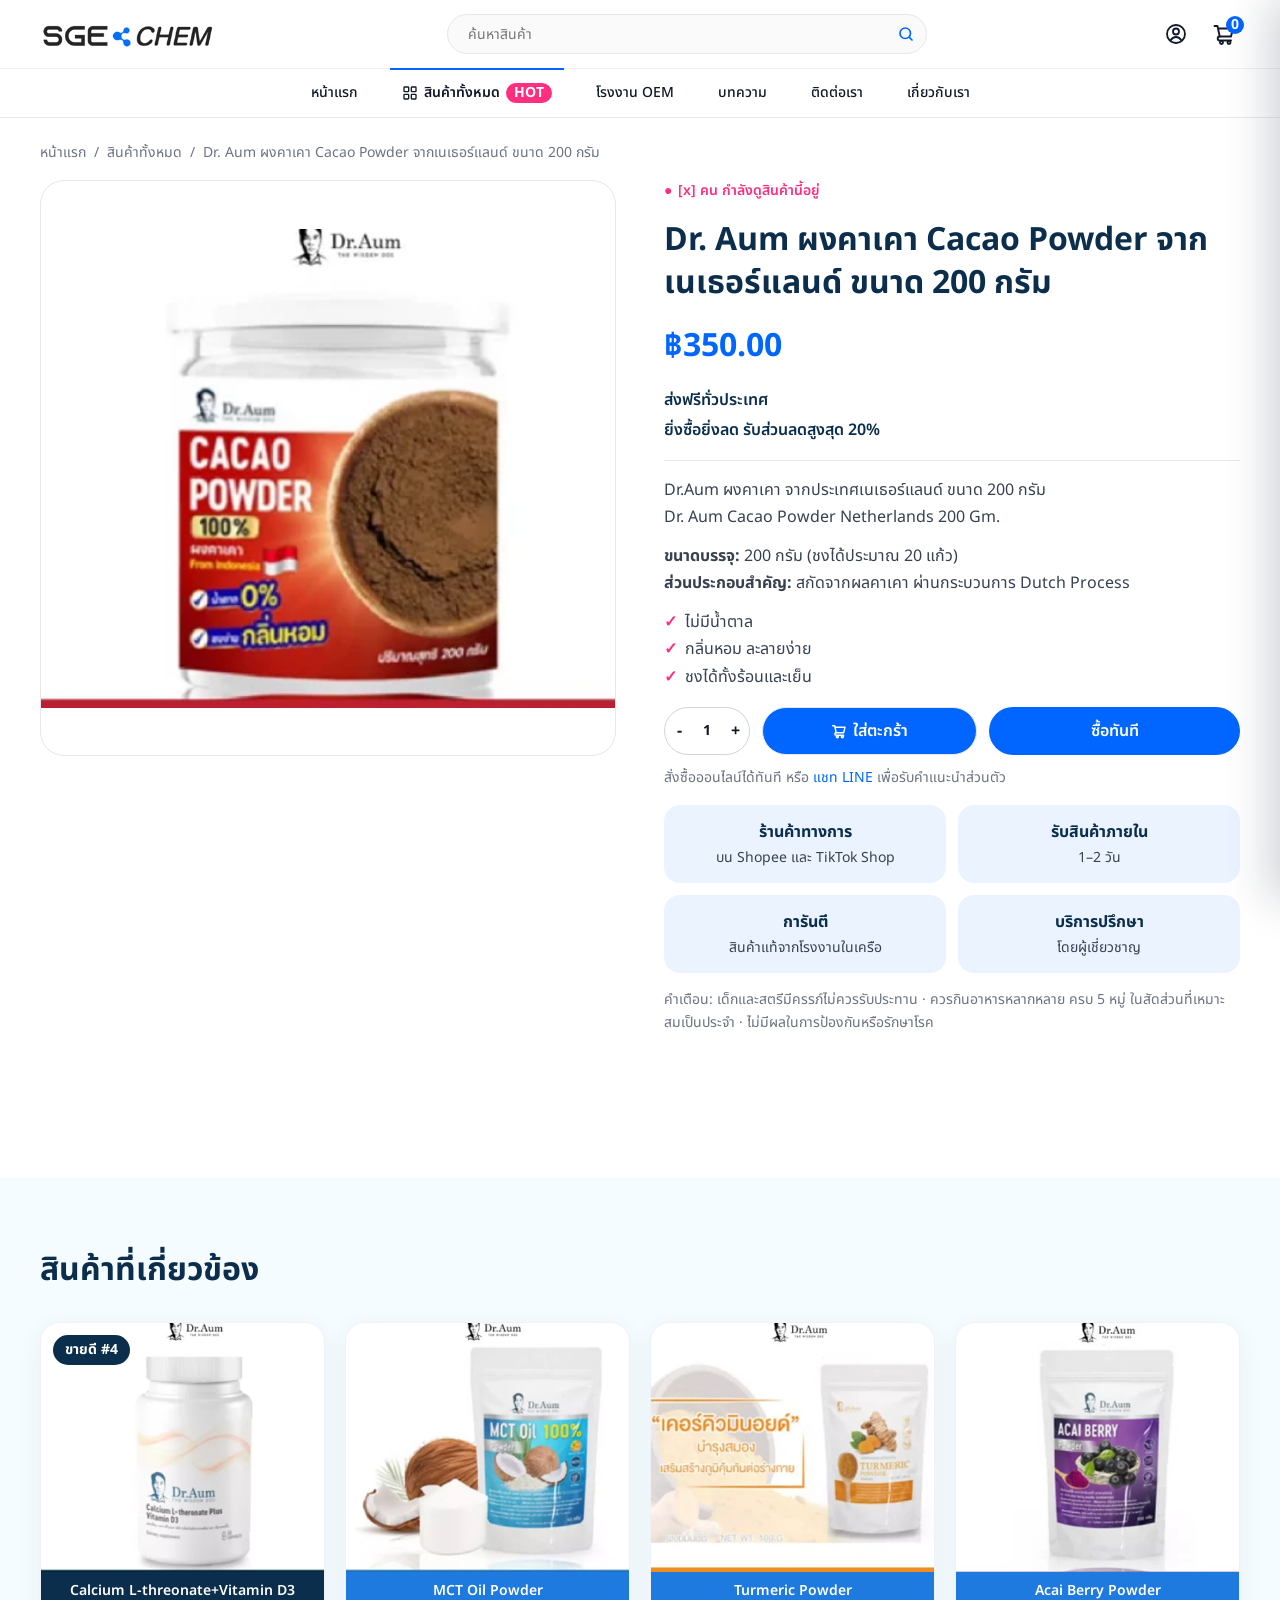
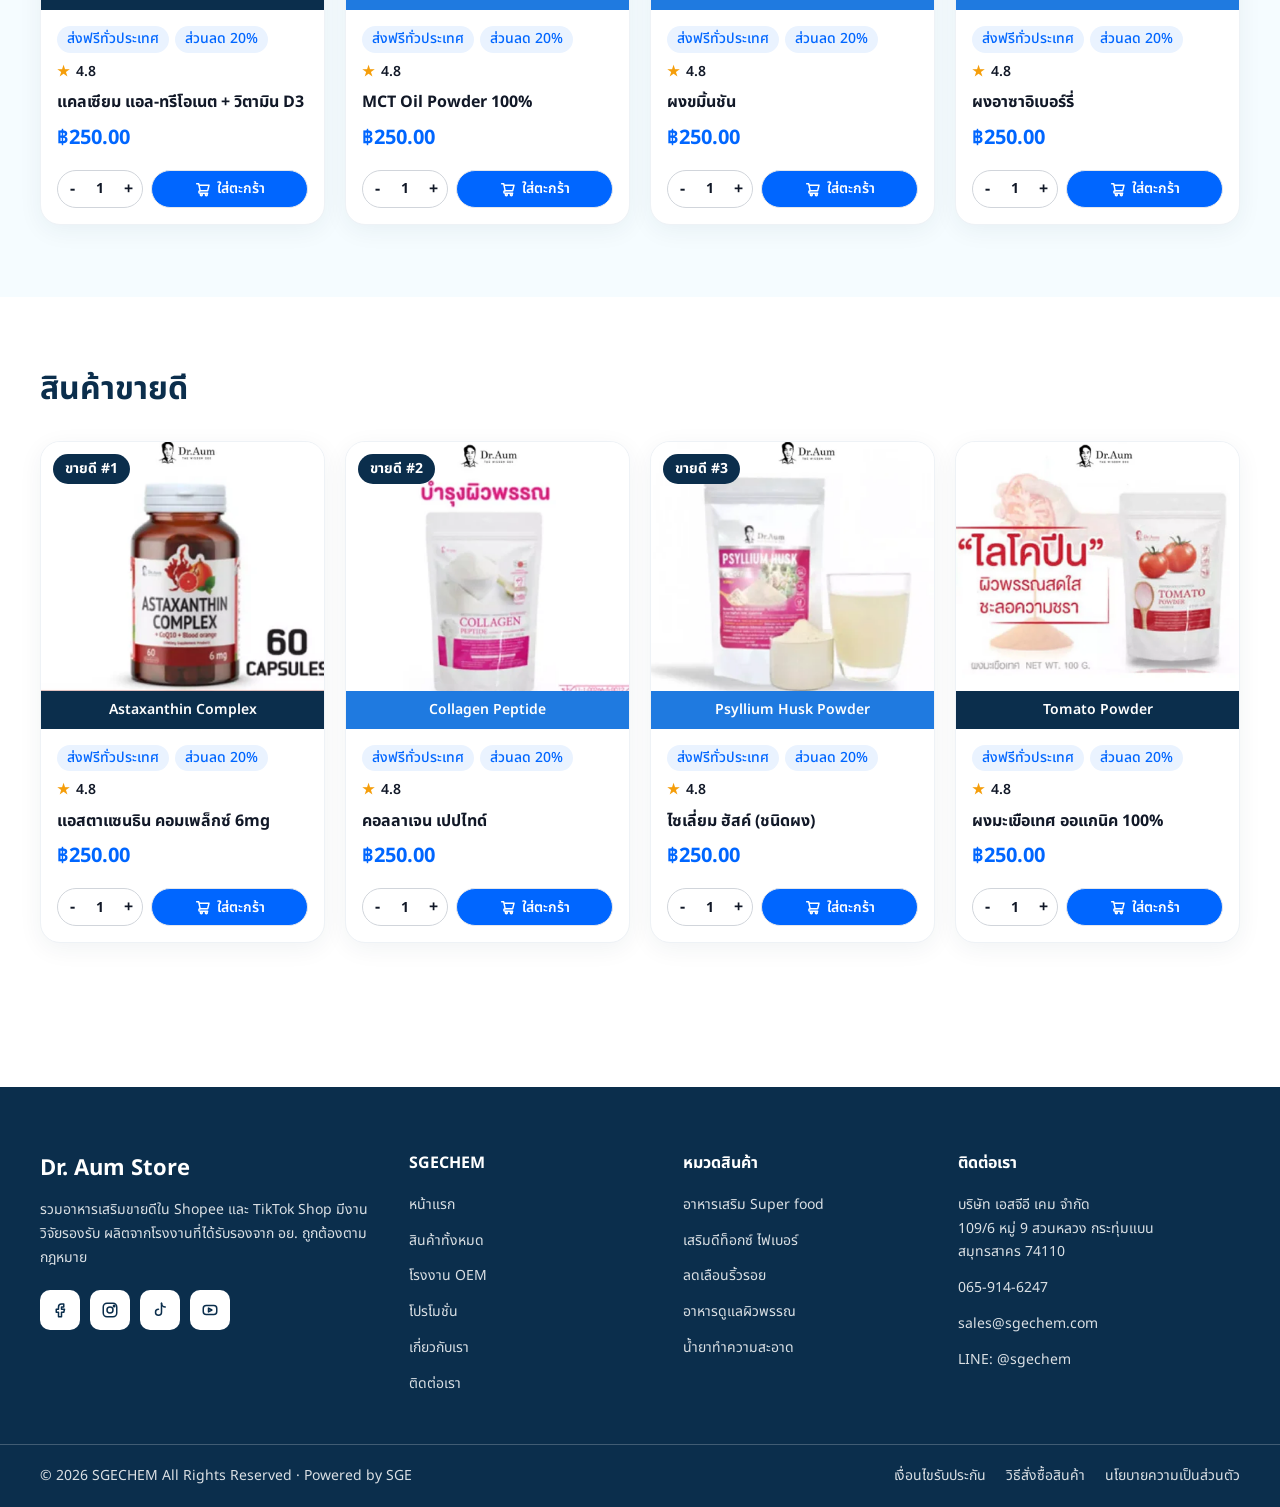
<file: product.html>
<!doctype html>
<html lang="th">
<head>
  <meta charset="utf-8">
  <meta name="viewport" content="width=device-width, initial-scale=1">
  <title>Dr. Aum ผงคาเคา Cacao Powder จากเนเธอร์แลนด์ 200 กรัม – Dr. Aum Store / SGE Chem</title>
  <meta name="description" content="ผงคาเคา Dr. Aum นำเข้าจากเนเธอร์แลนด์ ผ่านกระบวนการ Dutch Process ไม่มีน้ำตาล ขนาด 200 กรัม ชงได้ประมาณ 20 แก้ว ส่งฟรีทั่วประเทศ – SGE Chem">
  <link rel="icon" href="images/dr-aum-logo.png">
  <link rel="stylesheet" href="styles.css">
</head>
<body>
<div class="site-wrapper">

  <!-- ======================================================================
       HEADER (ORIGINAL DESIGN FROM HOME.PNG - FULL WIDTH BG, 1200PX CONTENT)
       ====================================================================== -->
  <header class="orig-header">
    <div class="orig-header-top">
      <a href="index.html" class="orig-logo" aria-label="SGE CHEM">
        <img src="images/sge-chem-logo.png" alt="SGE CHEM">
      </a>

      <form class="orig-search" action="shop.html">
        <input type="search" placeholder="ค้นหาสินค้า" aria-label="ค้นหาสินค้า">
        <button type="submit" aria-label="ค้นหา">
          <svg width="18" height="18" viewBox="0 0 24 24" fill="none" stroke="currentColor" stroke-width="2.2" stroke-linecap="round"><circle cx="11" cy="11" r="7"/><path d="M20 20l-3.5-3.5"/></svg>
        </button>
      </form>

      <div class="orig-header-icons">
        <button type="button" class="orig-icon-btn" aria-label="บัญชีของฉัน">
          <svg width="24" height="24" viewBox="0 0 24 24" fill="none" stroke="currentColor" stroke-width="1.8" stroke-linecap="round"><circle cx="12" cy="12" r="9"/><circle cx="12" cy="9.5" r="3"/><path d="M6.5 18.5c1.4-2.3 3.3-3.5 5.5-3.5s4.1 1.2 5.5 3.5"/></svg>
        </button>
        <button type="button" class="orig-icon-btn js-toggle-cart" aria-label="ตะกร้าสินค้า">
          <svg width="24" height="24" viewBox="0 0 24 24" fill="none" stroke="currentColor" stroke-width="1.9" stroke-linecap="round" stroke-linejoin="round"><path d="M2.5 4h3l2.2 10.5h11.3l2-8H6.2"/><path d="M7.7 14.5a2 2 0 0 0 0 4h11.3"/><circle cx="9.5" cy="20.5" r="1.5"/><circle cx="17" cy="20.5" r="1.5"/></svg>
          <span class="orig-cart-dot js-cart-count">0</span>
        </button>
      </div>
    </div>

    <div class="orig-header-nav-wrap">
      <nav class="orig-header-nav" aria-label="เมนูหลัก">
        <a href="index.html">หน้าแรก</a>
        <a href="shop.html" class="active">
          <svg width="16" height="16" viewBox="0 0 24 24" fill="none" stroke="currentColor" stroke-width="2"><rect x="3" y="3" width="7" height="7" rx="1"/><rect x="14" y="3" width="7" height="7" rx="1"/><rect x="3" y="14" width="7" height="7" rx="1"/><rect x="14" y="14" width="7" height="7" rx="1"/></svg>
          <span>สินค้าทั้งหมด</span>
          <span class="orig-hot-pill">HOT</span>
        </a>
        <a href="oem.html">โรงงาน OEM</a>
        <a href="index.html#articles">บทความ</a>
        <a href="contact.html">ติดต่อเรา</a>
        <a href="about.html">เกี่ยวกับเรา</a>
      </nav>
    </div>
  </header>

  <main>
    <!-- ======================================================================
         SECTION 1: PRODUCT (รูปซ้าย + ข้อมูลและปุ่มสั่งซื้อขวา)
         อิงหน้าสินค้าเดิมบน sgechem.com (ผงคาเคา เนเธอร์แลนด์ 200 กรัม) — ไม่ต้องมีอะไรเยอะ
         ลง Avada ใช้ WooCommerce product layout ได้เลย
         ====================================================================== -->
    <section class="sec-block pd-top-sec">
      <div class="container">
        <nav class="shop-breadcrumb" aria-label="breadcrumb">
          <a href="index.html">หน้าแรก</a><span>/</span><a href="shop.html">สินค้าทั้งหมด</a><span>/</span><span>Dr. Aum ผงคาเคา Cacao Powder จากเนเธอร์แลนด์ ขนาด 200 กรัม</span>
        </nav>

        <div class="pd-top">
          <div class="pd-main-img">
            <img src="images/prod-cacao.png" alt="Dr. Aum ผงคาเคา Cacao Powder จากเนเธอร์แลนด์ ขนาด 200 กรัม">
          </div>

          <div class="pd-buy">
            <p class="pd-viewing">[x] คน กำลังดูสินค้านี้อยู่</p>
            <h1 class="pd-title">Dr. Aum ผงคาเคา Cacao Powder จากเนเธอร์แลนด์ ขนาด 200 กรัม</h1>
            <p class="pd-price">฿350.00</p>
            <ul class="pd-offers">
              <li>ส่งฟรีทั่วประเทศ</li>
              <li>ยิ่งซื้อยิ่งลด รับส่วนลดสูงสุด 20%</li>
            </ul>

            <div class="pd-desc">
              <p>Dr.Aum ผงคาเคา จากประเทศเนเธอร์แลนด์ ขนาด 200 กรัม<br>Dr. Aum Cacao Powder Netherlands 200 Gm.</p>
              <p><strong>ขนาดบรรจุ:</strong> 200 กรัม (ชงได้ประมาณ 20 แก้ว)<br><strong>ส่วนประกอบสำคัญ:</strong> สกัดจากผลคาเคา ผ่านกระบวนการ Dutch Process</p>
              <ul class="pd-highlights">
                <li>ไม่มีน้ำตาล</li>
                <li>กลิ่นหอม ละลายง่าย</li>
                <li>ชงได้ทั้งร้อนและเย็น</li>
              </ul>
            </div>

            <div class="pd-actions">
              <div class="qty-stepper">
                <button type="button" class="qty-btn qty-minus" aria-label="ลดจำนวน">−</button>
                <input type="number" class="qty-input" value="1" min="1" max="99" aria-label="จำนวน">
                <button type="button" class="qty-btn qty-plus" aria-label="เพิ่มจำนวน">+</button>
              </div>
              <button type="button" class="add-cart-btn js-add-cart" data-id="sf-3" data-name="ผงคาเคา Cacao Powder (เนเธอร์แลนด์) 200 กรัม" data-price="350" data-img="images/prod-cacao.png"><svg width="16" height="16" viewBox="0 0 24 24" fill="none" stroke="currentColor" stroke-width="2.2" stroke-linecap="round" stroke-linejoin="round" aria-hidden="true"><path d="M2.5 4h3l2.2 10.5h11.3l2-8H6.2"/><path d="M7.7 14.5a2 2 0 0 0 0 4h11.3"/><circle cx="9.5" cy="20.5" r="1.5"/><circle cx="17" cy="20.5" r="1.5"/></svg><span>ใส่ตะกร้า</span></button>
              <button type="button" class="btn btn-primary pd-buy-now js-add-cart js-toggle-cart" data-id="sf-3" data-name="ผงคาเคา Cacao Powder (เนเธอร์แลนด์) 200 กรัม" data-price="350" data-img="images/prod-cacao.png">ซื้อทันที</button>
            </div>
            <p class="pd-buy-note">สั่งซื้อออนไลน์ได้ทันที หรือ <a href="https://page.line.me/364xrojj?openQrModal=true">แชท LINE</a> เพื่อรับคำแนะนำส่วนตัว</p>

            <ul class="pd-trust-grid">
              <li><strong>ร้านค้าทางการ</strong><span>บน Shopee และ TikTok Shop</span></li>
              <li><strong>รับสินค้าภายใน</strong><span>1–2 วัน</span></li>
              <li><strong>การันตี</strong><span>สินค้าแท้จากโรงงานในเครือ</span></li>
              <li><strong>บริการปรึกษา</strong><span>โดยผู้เชี่ยวชาญ</span></li>
            </ul>

            <p class="pd-warning">คำเตือน: เด็กและสตรีมีครรภ์ไม่ควรรับประทาน · ควรกินอาหารหลากหลาย ครบ 5 หมู่ ในสัดส่วนที่เหมาะสมเป็นประจำ · ไม่มีผลในการป้องกันหรือรักษาโรค</p>
          </div>
        </div>
      </div>
    </section>

    <!-- ======================================================================
         SECTION 2: สินค้าที่เกี่ยวข้อง (การ์ดเดียวกับหน้า shop)
         ====================================================================== -->
    <section class="sec-block sec-padded-bottom sec-highlight-bg">
      <div class="container">
        <h2 class="sec-title pd-sec-title">สินค้าที่เกี่ยวข้อง</h2>
        <div class="product-grid-4">
        <article class="prod-card" data-id="sf-1" data-cat="superfood" data-price="250" data-order="12" data-rank="4">
          <div class="prod-thumb-wrap">
          <span class="prod-rank-badge">ขายดี #4</span>
            <img src="images/prod-calcium.png" alt="แคลเซียม แอล-ทรีโอเนต + วิตามิน D3">
          </div>
          <div class="prod-formula-bar">Calcium L-threonate+Vitamin D3</div>
          <div class="prod-body">
            <div class="prod-tags"><span class="prod-tag">ส่งฟรีทั่วประเทศ</span><span class="prod-tag">ส่วนลด 20%</span></div>
            <div class="prod-rating"><span class="star">★</span><span>4.8</span></div>
            <h3 class="prod-title">แคลเซียม แอล-ทรีโอเนต + วิตามิน D3</h3>
            <div class="prod-price-row"><span class="prod-price">฿250.00</span></div>
            <div class="prod-cart-controls">
              <div class="qty-stepper">
                <button type="button" class="qty-btn qty-minus" aria-label="ลดจำนวน">−</button>
                <input type="number" class="qty-input" value="1" min="1" max="99" aria-label="จำนวน">
                <button type="button" class="qty-btn qty-plus" aria-label="เพิ่มจำนวน">+</button>
              </div>
              <button type="button" class="add-cart-btn js-add-cart" data-id="sf-1" data-name="แคลเซียม แอล-ทรีโอเนต + วิตามิน D3" data-price="250" data-img="images/prod-calcium.png"><svg width="16" height="16" viewBox="0 0 24 24" fill="none" stroke="currentColor" stroke-width="2.2" stroke-linecap="round" stroke-linejoin="round" aria-hidden="true"><path d="M2.5 4h3l2.2 10.5h11.3l2-8H6.2"/><path d="M7.7 14.5a2 2 0 0 0 0 4h11.3"/><circle cx="9.5" cy="20.5" r="1.5"/><circle cx="17" cy="20.5" r="1.5"/></svg><span>ใส่ตะกร้า</span></button>
            </div>
          </div>
        </article>

        <article class="prod-card" data-id="sf-2" data-cat="superfood" data-price="250" data-order="13">
          <div class="prod-thumb-wrap">
            <img src="images/prod-mctoil.png" alt="MCT Oil Powder 100%">
          </div>
          <div class="prod-formula-bar alt-blue">MCT Oil Powder</div>
          <div class="prod-body">
            <div class="prod-tags"><span class="prod-tag">ส่งฟรีทั่วประเทศ</span><span class="prod-tag">ส่วนลด 20%</span></div>
            <div class="prod-rating"><span class="star">★</span><span>4.8</span></div>
            <h3 class="prod-title">MCT Oil Powder 100%</h3>
            <div class="prod-price-row"><span class="prod-price">฿250.00</span></div>
            <div class="prod-cart-controls">
              <div class="qty-stepper">
                <button type="button" class="qty-btn qty-minus" aria-label="ลดจำนวน">−</button>
                <input type="number" class="qty-input" value="1" min="1" max="99" aria-label="จำนวน">
                <button type="button" class="qty-btn qty-plus" aria-label="เพิ่มจำนวน">+</button>
              </div>
              <button type="button" class="add-cart-btn js-add-cart" data-id="sf-2" data-name="MCT Oil Powder 100%" data-price="250" data-img="images/prod-mctoil.png"><svg width="16" height="16" viewBox="0 0 24 24" fill="none" stroke="currentColor" stroke-width="2.2" stroke-linecap="round" stroke-linejoin="round" aria-hidden="true"><path d="M2.5 4h3l2.2 10.5h11.3l2-8H6.2"/><path d="M7.7 14.5a2 2 0 0 0 0 4h11.3"/><circle cx="9.5" cy="20.5" r="1.5"/><circle cx="17" cy="20.5" r="1.5"/></svg><span>ใส่ตะกร้า</span></button>
            </div>
          </div>
        </article>

        <article class="prod-card" data-id="sf-4" data-cat="superfood" data-price="250" data-order="15">
          <div class="prod-thumb-wrap">
            <img src="images/prod-turmeric.png" alt="ผงขมิ้นชัน">
          </div>
          <div class="prod-formula-bar alt-blue">Turmeric Powder</div>
          <div class="prod-body">
            <div class="prod-tags"><span class="prod-tag">ส่งฟรีทั่วประเทศ</span><span class="prod-tag">ส่วนลด 20%</span></div>
            <div class="prod-rating"><span class="star">★</span><span>4.8</span></div>
            <h3 class="prod-title">ผงขมิ้นชัน</h3>
            <div class="prod-price-row"><span class="prod-price">฿250.00</span></div>
            <div class="prod-cart-controls">
              <div class="qty-stepper">
                <button type="button" class="qty-btn qty-minus" aria-label="ลดจำนวน">−</button>
                <input type="number" class="qty-input" value="1" min="1" max="99" aria-label="จำนวน">
                <button type="button" class="qty-btn qty-plus" aria-label="เพิ่มจำนวน">+</button>
              </div>
              <button type="button" class="add-cart-btn js-add-cart" data-id="sf-4" data-name="ผงขมิ้นชัน" data-price="250" data-img="images/prod-turmeric.png"><svg width="16" height="16" viewBox="0 0 24 24" fill="none" stroke="currentColor" stroke-width="2.2" stroke-linecap="round" stroke-linejoin="round" aria-hidden="true"><path d="M2.5 4h3l2.2 10.5h11.3l2-8H6.2"/><path d="M7.7 14.5a2 2 0 0 0 0 4h11.3"/><circle cx="9.5" cy="20.5" r="1.5"/><circle cx="17" cy="20.5" r="1.5"/></svg><span>ใส่ตะกร้า</span></button>
            </div>
          </div>
        </article>

        <article class="prod-card" data-id="anti-2" data-cat="antiaging" data-price="250" data-order="9">
          <div class="prod-thumb-wrap">
            <img src="images/prod-acaiberry.png" alt="ผงอาซาอิเบอร์รี่">
          </div>
          <div class="prod-formula-bar alt-blue">Acai Berry Powder</div>
          <div class="prod-body">
            <div class="prod-tags"><span class="prod-tag">ส่งฟรีทั่วประเทศ</span><span class="prod-tag">ส่วนลด 20%</span></div>
            <div class="prod-rating"><span class="star">★</span><span>4.8</span></div>
            <h3 class="prod-title">ผงอาซาอิเบอร์รี่</h3>
            <div class="prod-price-row"><span class="prod-price">฿250.00</span></div>
            <div class="prod-cart-controls">
              <div class="qty-stepper">
                <button type="button" class="qty-btn qty-minus" aria-label="ลดจำนวน">−</button>
                <input type="number" class="qty-input" value="1" min="1" max="99" aria-label="จำนวน">
                <button type="button" class="qty-btn qty-plus" aria-label="เพิ่มจำนวน">+</button>
              </div>
              <button type="button" class="add-cart-btn js-add-cart" data-id="anti-2" data-name="ผงอาซาอิเบอร์รี่" data-price="250" data-img="images/prod-acaiberry.png"><svg width="16" height="16" viewBox="0 0 24 24" fill="none" stroke="currentColor" stroke-width="2.2" stroke-linecap="round" stroke-linejoin="round" aria-hidden="true"><path d="M2.5 4h3l2.2 10.5h11.3l2-8H6.2"/><path d="M7.7 14.5a2 2 0 0 0 0 4h11.3"/><circle cx="9.5" cy="20.5" r="1.5"/><circle cx="17" cy="20.5" r="1.5"/></svg><span>ใส่ตะกร้า</span></button>
            </div>
          </div>
        </article>
        </div>
      </div>
    </section>

    <!-- ======================================================================
         SECTION 3: สินค้าขายดี
         ====================================================================== -->
    <section class="sec-block sec-padded-bottom">
      <div class="container">
        <h2 class="sec-title pd-sec-title">สินค้าขายดี</h2>
        <div class="product-grid-4">
        <article class="prod-card" data-id="anti-1" data-cat="antiaging" data-price="250" data-order="8" data-rank="1">
          <div class="prod-thumb-wrap">
          <span class="prod-rank-badge">ขายดี #1</span>
            <img src="images/prod-astaxanthin.png" alt="แอสตาแซนธิน คอมเพล็กซ์ 6mg">
          </div>
          <div class="prod-formula-bar">Astaxanthin Complex</div>
          <div class="prod-body">
            <div class="prod-tags"><span class="prod-tag">ส่งฟรีทั่วประเทศ</span><span class="prod-tag">ส่วนลด 20%</span></div>
            <div class="prod-rating"><span class="star">★</span><span>4.8</span></div>
            <h3 class="prod-title">แอสตาแซนธิน คอมเพล็กซ์ 6mg</h3>
            <div class="prod-price-row"><span class="prod-price">฿250.00</span></div>
            <div class="prod-cart-controls">
              <div class="qty-stepper">
                <button type="button" class="qty-btn qty-minus" aria-label="ลดจำนวน">−</button>
                <input type="number" class="qty-input" value="1" min="1" max="99" aria-label="จำนวน">
                <button type="button" class="qty-btn qty-plus" aria-label="เพิ่มจำนวน">+</button>
              </div>
              <button type="button" class="add-cart-btn js-add-cart" data-id="anti-1" data-name="แอสตาแซนธิน คอมเพล็กซ์ 6mg" data-price="250" data-img="images/prod-astaxanthin.png"><svg width="16" height="16" viewBox="0 0 24 24" fill="none" stroke="currentColor" stroke-width="2.2" stroke-linecap="round" stroke-linejoin="round" aria-hidden="true"><path d="M2.5 4h3l2.2 10.5h11.3l2-8H6.2"/><path d="M7.7 14.5a2 2 0 0 0 0 4h11.3"/><circle cx="9.5" cy="20.5" r="1.5"/><circle cx="17" cy="20.5" r="1.5"/></svg><span>ใส่ตะกร้า</span></button>
            </div>
          </div>
        </article>

        <article class="prod-card" data-id="sup-2" data-cat="supplement" data-price="250" data-order="1" data-rank="2">
          <div class="prod-thumb-wrap">
          <span class="prod-rank-badge">ขายดี #2</span>
            <img src="images/prod-collagen.png" alt="คอลลาเจน เปปไทด์">
          </div>
          <div class="prod-formula-bar alt-blue">Collagen Peptide</div>
          <div class="prod-body">
            <div class="prod-tags"><span class="prod-tag">ส่งฟรีทั่วประเทศ</span><span class="prod-tag">ส่วนลด 20%</span></div>
            <div class="prod-rating"><span class="star">★</span><span>4.8</span></div>
            <h3 class="prod-title">คอลลาเจน เปปไทด์</h3>
            <div class="prod-price-row"><span class="prod-price">฿250.00</span></div>
            <div class="prod-cart-controls">
              <div class="qty-stepper">
                <button type="button" class="qty-btn qty-minus" aria-label="ลดจำนวน">−</button>
                <input type="number" class="qty-input" value="1" min="1" max="99" aria-label="จำนวน">
                <button type="button" class="qty-btn qty-plus" aria-label="เพิ่มจำนวน">+</button>
              </div>
              <button type="button" class="add-cart-btn js-add-cart" data-id="sup-2" data-name="คอลลาเจน เปปไทด์" data-price="250" data-img="images/prod-collagen.png"><svg width="16" height="16" viewBox="0 0 24 24" fill="none" stroke="currentColor" stroke-width="2.2" stroke-linecap="round" stroke-linejoin="round" aria-hidden="true"><path d="M2.5 4h3l2.2 10.5h11.3l2-8H6.2"/><path d="M7.7 14.5a2 2 0 0 0 0 4h11.3"/><circle cx="9.5" cy="20.5" r="1.5"/><circle cx="17" cy="20.5" r="1.5"/></svg><span>ใส่ตะกร้า</span></button>
            </div>
          </div>
        </article>

        <article class="prod-card" data-id="det-2" data-cat="detox" data-price="250" data-order="5" data-rank="3">
          <div class="prod-thumb-wrap">
          <span class="prod-rank-badge">ขายดี #3</span>
            <img src="images/prod-psyllium-powder.png" alt="ไซเลี่ยม ฮัสค์ (ชนิดผง)">
          </div>
          <div class="prod-formula-bar alt-blue">Psyllium Husk Powder</div>
          <div class="prod-body">
            <div class="prod-tags"><span class="prod-tag">ส่งฟรีทั่วประเทศ</span><span class="prod-tag">ส่วนลด 20%</span></div>
            <div class="prod-rating"><span class="star">★</span><span>4.8</span></div>
            <h3 class="prod-title">ไซเลี่ยม ฮัสค์ (ชนิดผง)</h3>
            <div class="prod-price-row"><span class="prod-price">฿250.00</span></div>
            <div class="prod-cart-controls">
              <div class="qty-stepper">
                <button type="button" class="qty-btn qty-minus" aria-label="ลดจำนวน">−</button>
                <input type="number" class="qty-input" value="1" min="1" max="99" aria-label="จำนวน">
                <button type="button" class="qty-btn qty-plus" aria-label="เพิ่มจำนวน">+</button>
              </div>
              <button type="button" class="add-cart-btn js-add-cart" data-id="det-2" data-name="ไซเลี่ยม ฮัสค์ (ชนิดผง)" data-price="250" data-img="images/prod-psyllium-powder.png"><svg width="16" height="16" viewBox="0 0 24 24" fill="none" stroke="currentColor" stroke-width="2.2" stroke-linecap="round" stroke-linejoin="round" aria-hidden="true"><path d="M2.5 4h3l2.2 10.5h11.3l2-8H6.2"/><path d="M7.7 14.5a2 2 0 0 0 0 4h11.3"/><circle cx="9.5" cy="20.5" r="1.5"/><circle cx="17" cy="20.5" r="1.5"/></svg><span>ใส่ตะกร้า</span></button>
            </div>
          </div>
        </article>

        <article class="prod-card" data-id="sup-1" data-cat="supplement" data-price="250" data-order="0">
          <div class="prod-thumb-wrap">
            <img src="images/prod-tomato.png" alt="ผงมะเขือเทศ ออแกนิค 100%">
          </div>
          <div class="prod-formula-bar">Tomato Powder</div>
          <div class="prod-body">
            <div class="prod-tags"><span class="prod-tag">ส่งฟรีทั่วประเทศ</span><span class="prod-tag">ส่วนลด 20%</span></div>
            <div class="prod-rating"><span class="star">★</span><span>4.8</span></div>
            <h3 class="prod-title">ผงมะเขือเทศ ออแกนิค 100%</h3>
            <div class="prod-price-row"><span class="prod-price">฿250.00</span></div>
            <div class="prod-cart-controls">
              <div class="qty-stepper">
                <button type="button" class="qty-btn qty-minus" aria-label="ลดจำนวน">−</button>
                <input type="number" class="qty-input" value="1" min="1" max="99" aria-label="จำนวน">
                <button type="button" class="qty-btn qty-plus" aria-label="เพิ่มจำนวน">+</button>
              </div>
              <button type="button" class="add-cart-btn js-add-cart" data-id="sup-1" data-name="ผงมะเขือเทศ ออแกนิค 100%" data-price="250" data-img="images/prod-tomato.png"><svg width="16" height="16" viewBox="0 0 24 24" fill="none" stroke="currentColor" stroke-width="2.2" stroke-linecap="round" stroke-linejoin="round" aria-hidden="true"><path d="M2.5 4h3l2.2 10.5h11.3l2-8H6.2"/><path d="M7.7 14.5a2 2 0 0 0 0 4h11.3"/><circle cx="9.5" cy="20.5" r="1.5"/><circle cx="17" cy="20.5" r="1.5"/></svg><span>ใส่ตะกร้า</span></button>
            </div>
          </div>
        </article>
        </div>
      </div>
    </section>
  </main>

  <!-- Original Footer (Full-width bg, 1200px content) -->
  <footer class="orig-footer">
    <div class="orig-footer-main">
      <div class="orig-footer-col">
        <span style="font-size:22px;font-weight:700;color:#FFFFFF">Dr. Aum Store</span>
        <p>รวมอาหารเสริมขายดีใน Shopee และ TikTok Shop มีงานวิจัยรองรับ ผลิตจากโรงงานที่ได้รับรองจาก อย. ถูกต้องตามกฎหมาย</p>
        <div class="orig-social-row">
          <a href="https://www.facebook.com/draumphd" class="orig-social-btn" aria-label="Facebook">
            <svg width="18" height="18" viewBox="0 0 24 24" fill="none" stroke="currentColor" stroke-width="2" stroke-linecap="round" stroke-linejoin="round"><path d="M14 8h3V4h-3a4 4 0 00-4 4v3H7v4h3v6h4v-6h3l1-4h-4V8z"/></svg>
          </a>
          <a href="https://www.instagram.com/draumphd/" class="orig-social-btn" aria-label="Instagram">
            <svg width="18" height="18" viewBox="0 0 24 24" fill="none" stroke="currentColor" stroke-width="2" stroke-linecap="round" stroke-linejoin="round"><rect x="3" y="3" width="18" height="18" rx="5"/><circle cx="12" cy="12" r="4"/><circle cx="17.5" cy="6.5" r="1"/></svg>
          </a>
          <a href="https://www.tiktok.com/@draumphd" class="orig-social-btn" aria-label="TikTok">
            <svg width="18" height="18" viewBox="0 0 24 24" fill="none" stroke="currentColor" stroke-width="2" stroke-linecap="round" stroke-linejoin="round"><path d="M14 3v12a4 4 0 11-4-4"/><path d="M14 3c0 3 2.5 5 5 5"/></svg>
          </a>
          <a href="https://www.youtube.com/@draumphd" class="orig-social-btn" aria-label="YouTube">
            <svg width="18" height="18" viewBox="0 0 24 24" fill="none" stroke="currentColor" stroke-width="2" stroke-linecap="round" stroke-linejoin="round"><rect x="3" y="6" width="18" height="12" rx="4"/><path d="M10 9.5v5l4.5-2.5z"/></svg>
          </a>
        </div>
      </div>
      <div class="orig-footer-col">
        <h4>SGECHEM</h4>
        <a href="index.html">หน้าแรก</a>
        <a href="shop.html">สินค้าทั้งหมด</a>
        <a href="oem.html">โรงงาน OEM</a>
        <a href="index.html#best-seller">โปรโมชั่น</a>
        <a href="about.html">เกี่ยวกับเรา</a>
        <a href="contact.html">ติดต่อเรา</a>
      </div>
      <div class="orig-footer-col">
        <h4>หมวดสินค้า</h4>
        <a href="shop.html?cat=superfood">อาหารเสริม Super food</a>
        <a href="shop.html?cat=detox">เสริมดีท็อกซ์ ไฟเบอร์</a>
        <a href="shop.html?cat=antiaging">ลดเลือนริ้วรอย</a>
        <a href="shop.html?cat=supplement">อาหารดูแลผิวพรรณ</a>
        <a href="shop.html?cat=cleaning">น้ำยาทำความสะอาด</a>
      </div>
      <div class="orig-footer-col">
        <h4>ติดต่อเรา</h4>
        <p>บริษัท เอสจีอี เคม จำกัด<br>109/6 หมู่ 9 สวนหลวง กระทุ่มแบน<br>สมุทรสาคร 74110</p>
        <a href="tel:+66659146247">065-914-6247</a>
        <a href="mailto:sales@sgechem.com">sales@sgechem.com</a>
        <a href="https://lin.ee/krFaUpF">LINE: @sgechem</a>
      </div>
    </div>
    <div class="orig-footer-bottom-wrap">
      <div class="orig-footer-bottom">
        <span>© 2026 SGECHEM All Rights Reserved · Powered by SGE</span>
        <div style="display:flex;gap:20px;flex-wrap:wrap">
          <a href="contact.html">เงื่อนไขรับประกัน</a>
          <a href="contact.html">วิธีสั่งซื้อสินค้า</a>
          <a href="contact.html">นโยบายความเป็นส่วนตัว</a>
        </div>
      </div>
    </div>
  </footer>

  <!-- Interactive Shopping Cart Drawer -->
  <div id="cartBackdrop" class="cart-backdrop js-toggle-cart"></div>
  <aside id="cartDrawer" class="cart-drawer" aria-label="ตะกร้าสินค้า">
    <div class="cart-drawer-header">
      <h3>ตะกร้าสินค้าของคุณ (<span class="js-cart-count">0</span>)</h3>
      <button type="button" class="orig-icon-btn js-toggle-cart" aria-label="ปิดตะกร้า">✕</button>
    </div>
    <div id="cartDrawerList" class="cart-drawer-body"></div>
    <div class="cart-drawer-footer">
      <div style="display:flex;justify-content:space-between;align-items:center;font-size:18px;font-weight:700;color:var(--navy-800)">
        <span>ยอดรวมสุทธิ (ส่งฟรี)</span>
        <span id="cartDrawerTotal" style="color:var(--blue-primary);font-size:22px">฿0.00</span>
      </div>
      <a href="https://lin.ee/krFaUpF" class="btn btn-primary" style="width:100%">ยืนยันคำสั่งซื้อ / ชำระเงิน</a>
      <button type="button" class="btn btn-outline js-toggle-cart" style="width:100%">เลือกซื้อสินค้าต่อ</button>
    </div>
  </aside>

  <!-- Toast Notification -->
  <div id="cartToast" class="cart-toast" role="status" aria-live="polite">
    <span style="width:24px;height:24px;border-radius:50%;background:var(--blue-primary);display:inline-flex;align-items:center;justify-content:center">✓</span>
    <span id="cartToastText">เพิ่มสินค้าลงตะกร้าแล้ว</span>
  </div>

</div>
<script src="app.js"></script>
</body>
</html>
</file>
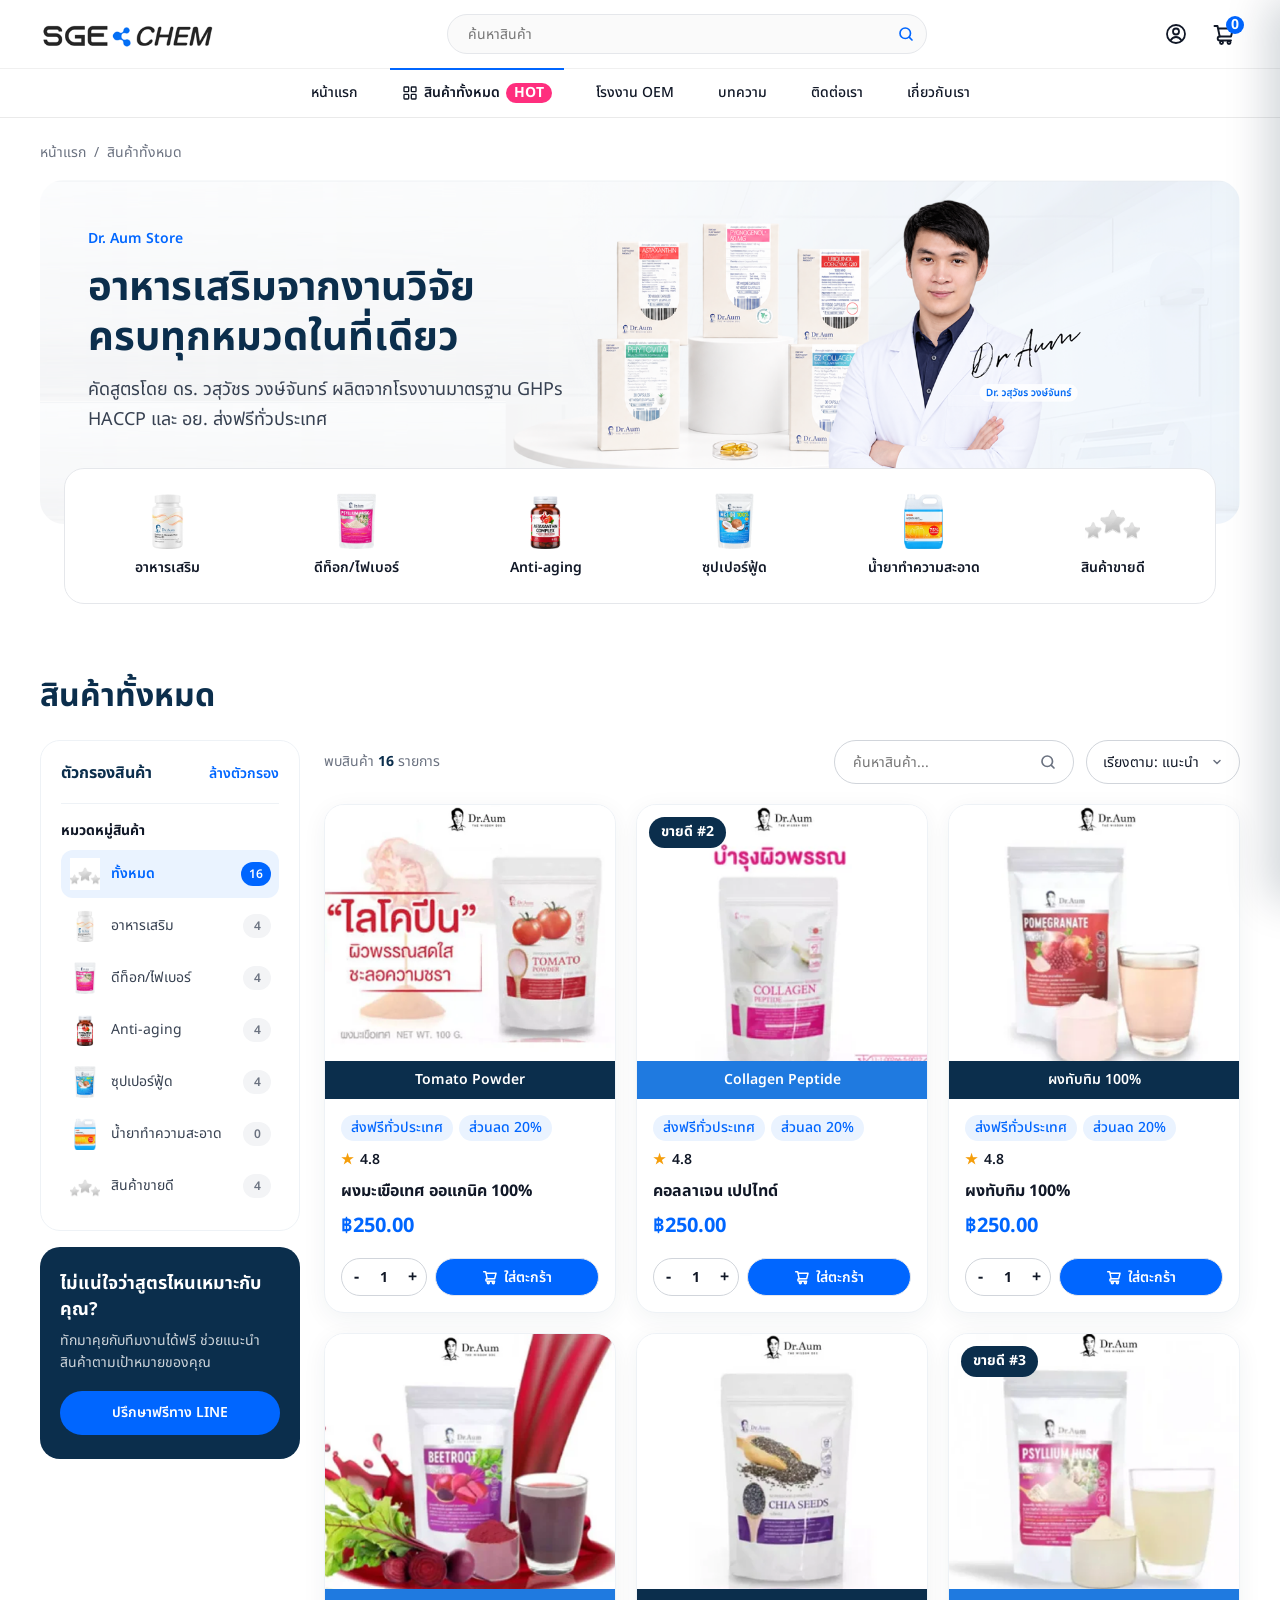
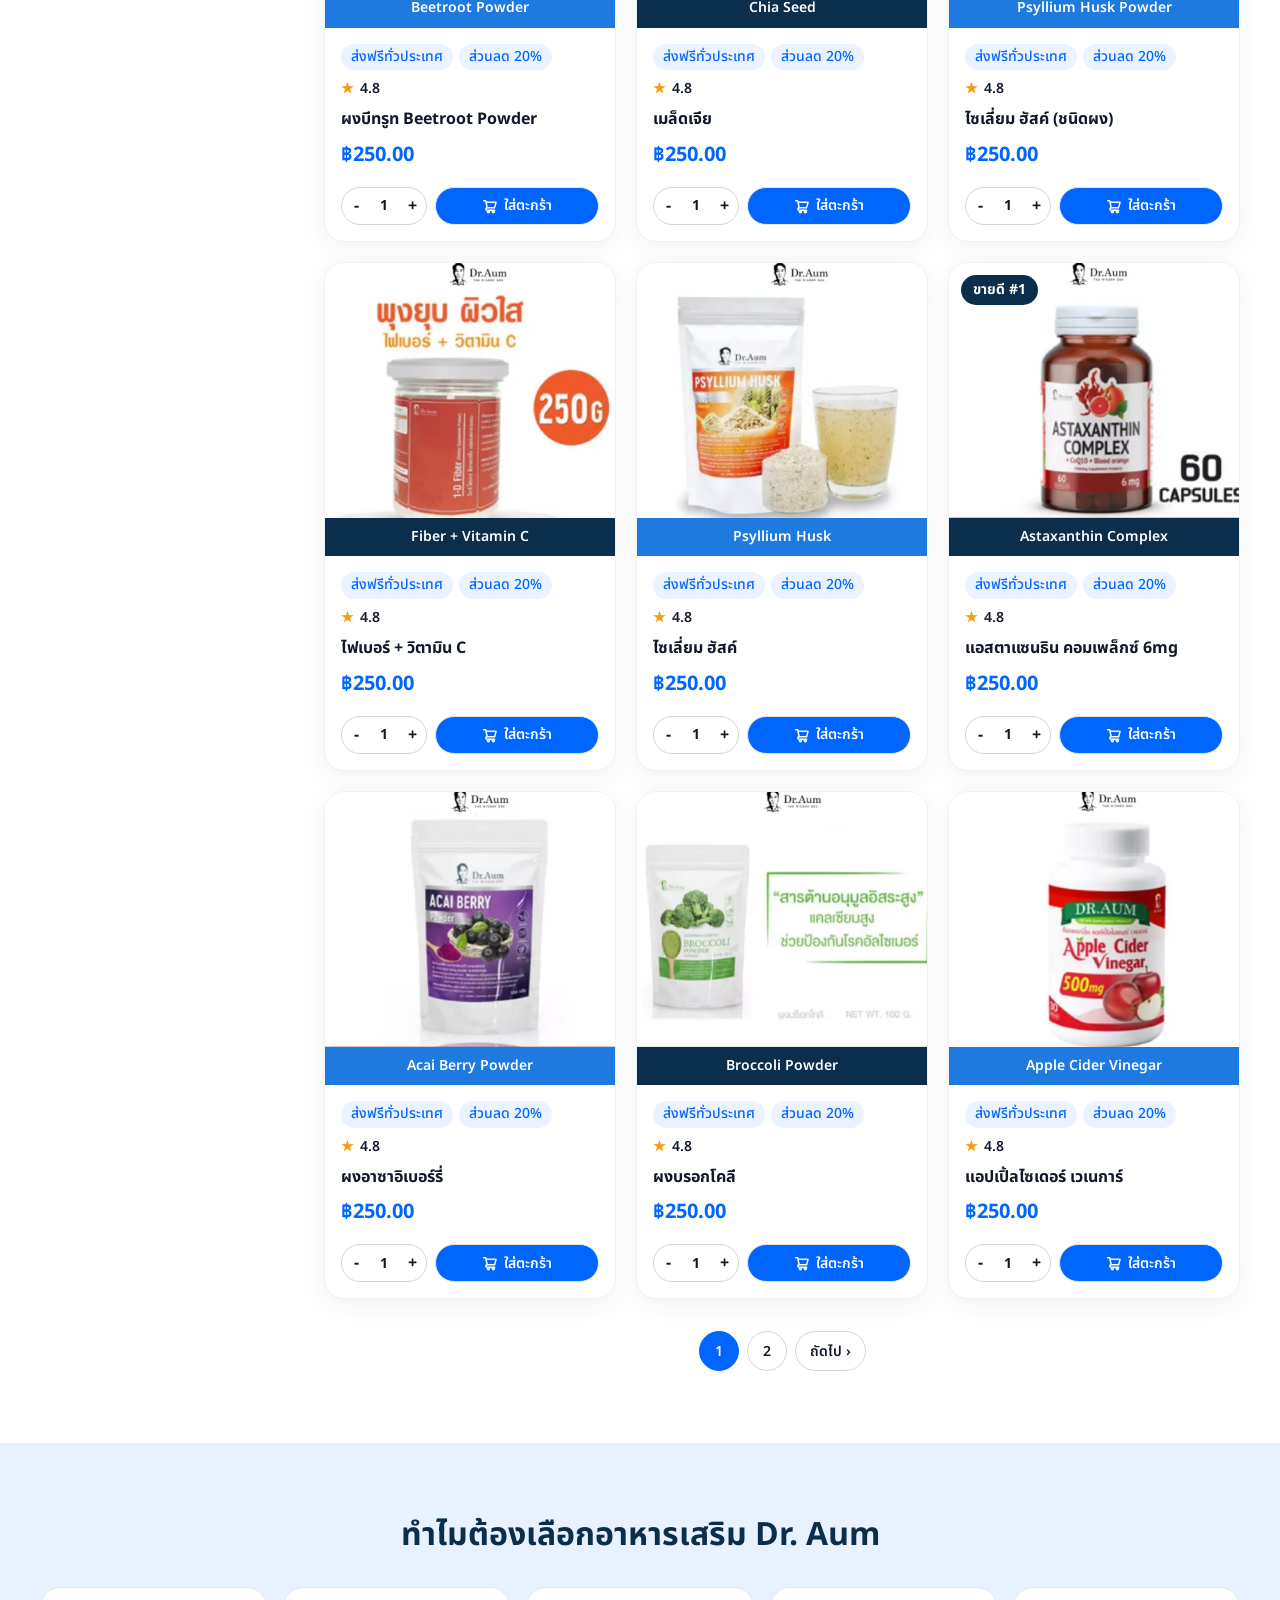
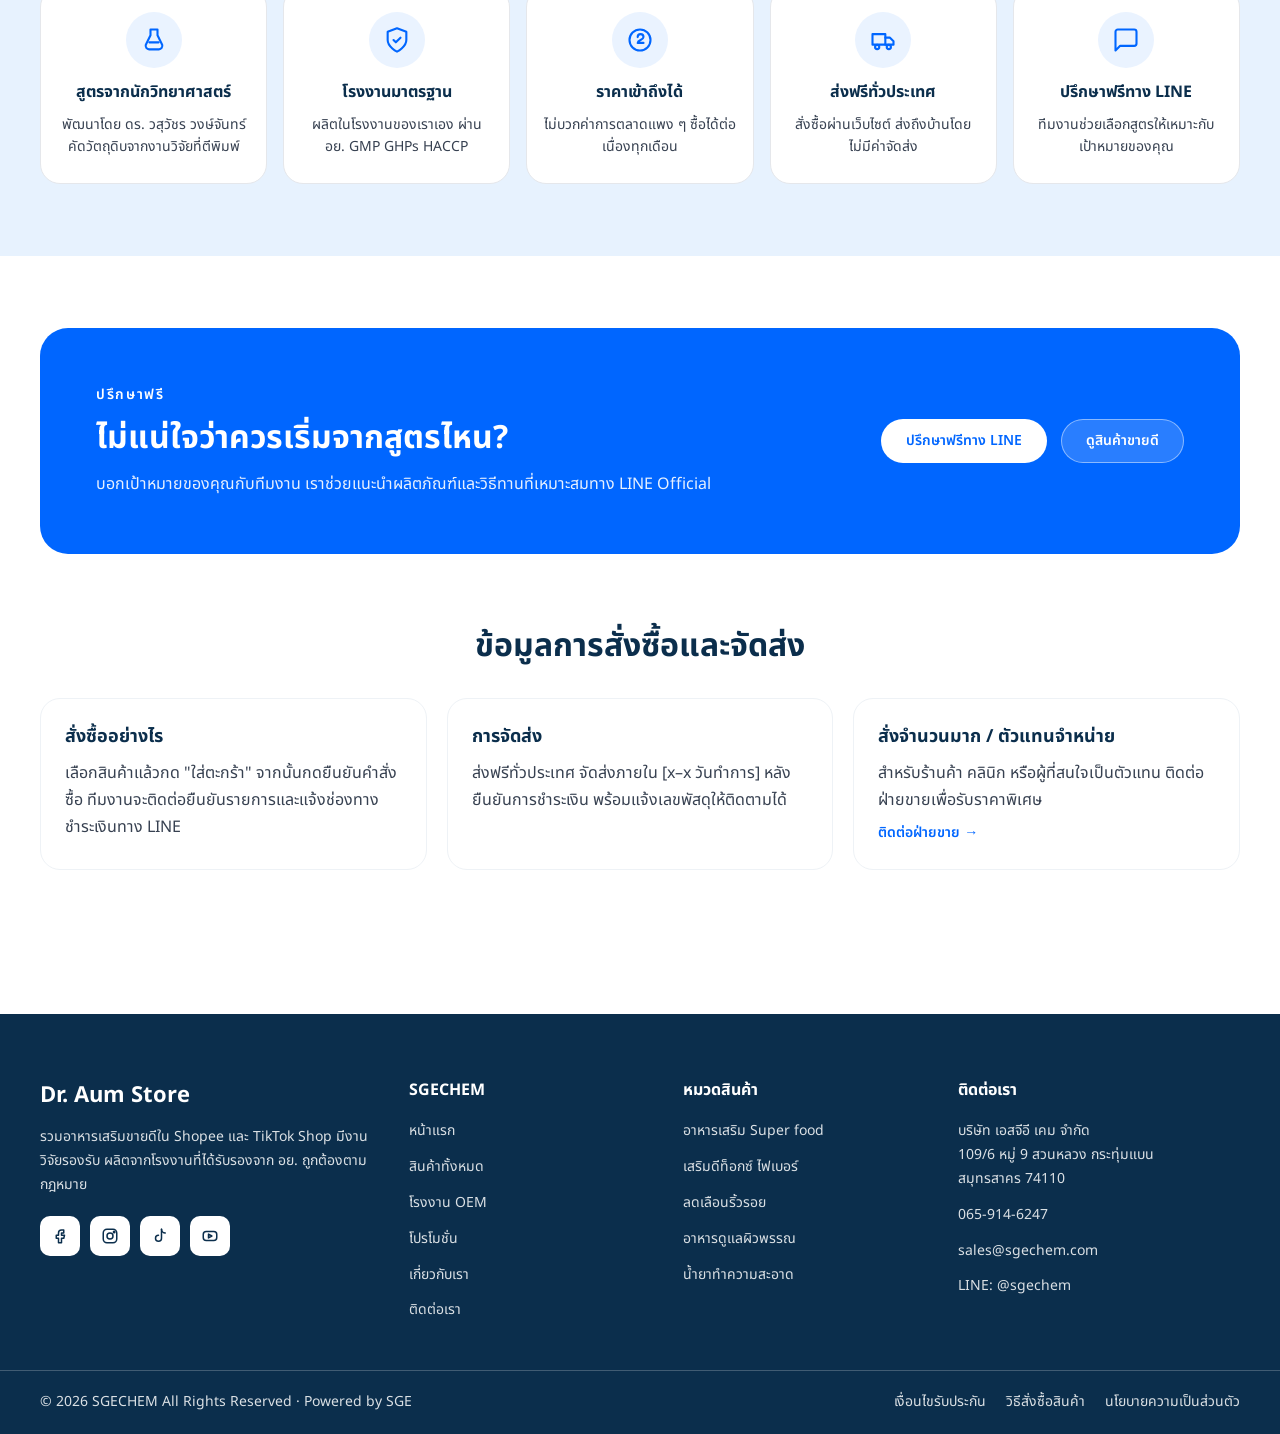
<file: shop.html>
<!doctype html>
<html lang="th">
<head>
  <meta charset="utf-8">
  <meta name="viewport" content="width=device-width, initial-scale=1">
  <title>สินค้าทั้งหมด – Dr. Aum Store / SGE Chem</title>
  <meta name="description" content="เลือกซื้ออาหารเสริม Dr. Aum ทุกหมวด อาหารเสริม ไฟเบอร์ ดีท็อกซ์ Anti-aging ซุปเปอร์ฟู้ด ผลิตจากโรงงานมาตรฐาน GHPs HACCP ส่งฟรีทั่วประเทศ – SGE Chem">
  <link rel="icon" href="images/dr-aum-logo.png">
  <link rel="stylesheet" href="styles.css">
</head>
<body>
<div class="site-wrapper">

  <!-- ======================================================================
       HEADER (ORIGINAL DESIGN FROM HOME.PNG - FULL WIDTH BG, 1200PX CONTENT)
       ====================================================================== -->
  <header class="orig-header">
    <div class="orig-header-top">
      <a href="index.html" class="orig-logo" aria-label="SGE CHEM">
        <img src="images/sge-chem-logo.png" alt="SGE CHEM">
      </a>

      <form class="orig-search" onsubmit="event.preventDefault(); document.getElementById('best-seller').scrollIntoView({behavior:'smooth'});">
        <input type="search" placeholder="ค้นหาสินค้า" aria-label="ค้นหาสินค้า">
        <button type="submit" aria-label="ค้นหา">
          <svg width="18" height="18" viewBox="0 0 24 24" fill="none" stroke="currentColor" stroke-width="2.2" stroke-linecap="round"><circle cx="11" cy="11" r="7"/><path d="M20 20l-3.5-3.5"/></svg>
        </button>
      </form>

      <div class="orig-header-icons">
        <button type="button" class="orig-icon-btn" aria-label="บัญชีของฉัน">
          <svg width="24" height="24" viewBox="0 0 24 24" fill="none" stroke="currentColor" stroke-width="1.8" stroke-linecap="round"><circle cx="12" cy="12" r="9"/><circle cx="12" cy="9.5" r="3"/><path d="M6.5 18.5c1.4-2.3 3.3-3.5 5.5-3.5s4.1 1.2 5.5 3.5"/></svg>
        </button>
        <button type="button" class="orig-icon-btn js-toggle-cart" aria-label="ตะกร้าสินค้า">
          <svg width="24" height="24" viewBox="0 0 24 24" fill="none" stroke="currentColor" stroke-width="1.9" stroke-linecap="round" stroke-linejoin="round"><path d="M2.5 4h3l2.2 10.5h11.3l2-8H6.2"/><path d="M7.7 14.5a2 2 0 0 0 0 4h11.3"/><circle cx="9.5" cy="20.5" r="1.5"/><circle cx="17" cy="20.5" r="1.5"/></svg>
          <span class="orig-cart-dot js-cart-count">0</span>
        </button>
      </div>
    </div>

    <div class="orig-header-nav-wrap">
      <nav class="orig-header-nav" aria-label="เมนูหลัก">
        <a href="index.html">หน้าแรก</a>
        <a href="shop.html" class="active">
          <svg width="16" height="16" viewBox="0 0 24 24" fill="none" stroke="currentColor" stroke-width="2"><rect x="3" y="3" width="7" height="7" rx="1"/><rect x="14" y="3" width="7" height="7" rx="1"/><rect x="3" y="14" width="7" height="7" rx="1"/><rect x="14" y="14" width="7" height="7" rx="1"/></svg>
          <span>สินค้าทั้งหมด</span>
          <span class="orig-hot-pill">HOT</span>
        </a>
        <a href="oem.html">โรงงาน OEM</a>
        <a href="index.html#articles">บทความ</a>
        <a href="contact.html">ติดต่อเรา</a>
        <a href="about.html">เกี่ยวกับเรา</a>
      </nav>
    </div>
  </header>

  <main>
    <!-- ======================================================================
         SECTION 1: SHOP HERO (การ์ดแบนเนอร์ + แถบหมวดสินค้า 6 หมวด)
         ====================================================================== -->
    <section class="sec-block shop-hero-sec">
      <div class="container">
        <nav class="shop-breadcrumb" aria-label="breadcrumb">
          <a href="index.html">หน้าแรก</a><span>/</span><a href="shop.html">สินค้าทั้งหมด</a><span class="js-shop-crumb-sep" hidden>/</span><span class="js-shop-crumb" hidden></span>
        </nav>
        <div class="shop-hero">
          <div class="shop-hero-text">
            <p class="eyebrow-plain">Dr. Aum Store</p>
            <h1 class="shop-hero-title">อาหารเสริมจากงานวิจัย<br>ครบทุกหมวดในที่เดียว</h1>
            <p class="shop-hero-desc">คัดสูตรโดย ดร. วสุวัชร วงษ์จันทร์ ผลิตจากโรงงานมาตรฐาน GHPs HACCP และ อย. ส่งฟรีทั่วประเทศ</p>
          </div>
          <div class="shop-hero-img">
            <img src="images/hero-right-clean.png" alt="ดร. วสุวัชร วงษ์จันทร์ และผลิตภัณฑ์ Dr. Aum">
          </div>
        </div>
        <div class="shop-cat-strip">
          <a href="shop.html?cat=supplement" class="shop-cat-item" data-cat="supplement">
            <img src="images/cat-supplement.webp" alt="">
            <span>อาหารเสริม</span>
          </a>
          <a href="shop.html?cat=detox" class="shop-cat-item" data-cat="detox">
            <img src="images/cat-detox.webp" alt="">
            <span>ดีท็อก/ไฟเบอร์</span>
          </a>
          <a href="shop.html?cat=antiaging" class="shop-cat-item" data-cat="antiaging">
            <img src="images/cat-antiaging.webp" alt="">
            <span>Anti-aging</span>
          </a>
          <a href="shop.html?cat=superfood" class="shop-cat-item" data-cat="superfood">
            <img src="images/cat-superfood.webp" alt="">
            <span>ซุปเปอร์ฟู้ด</span>
          </a>
          <a href="shop.html?cat=cleaning" class="shop-cat-item" data-cat="cleaning">
            <img src="images/cat-cleaning.webp" alt="">
            <span>น้ำยาทำความสะอาด</span>
          </a>
          <a href="shop.html?cat=best" class="shop-cat-item" data-cat="best">
            <img src="images/cat-bestseller.webp" alt="">
            <span>สินค้าขายดี</span>
          </a>
        </div>
      </div>
    </section>

    <!-- ======================================================================
         SECTION 2: PRODUCT LIST (ตัวกรองซ้าย + รายการสินค้า 3 คอลัมน์)
         หน้าหมวดใช้หน้านี้ร่วมกัน: shop.html?cat=supplement / detox / antiaging / superfood / cleaning / best
         ====================================================================== -->
    <section class="sec-block sec-padded-bottom" id="shop">
      <div class="container">
        <h2 class="sec-title shop-list-title js-shop-title">สินค้าทั้งหมด</h2>
        <div class="shop-layout">
          <aside class="shop-sidebar">
            <div class="shop-filter-card">
              <div class="shop-filter-head">
                <h3>ตัวกรองสินค้า</h3>
                <a href="shop.html" class="shop-filter-clear">ล้างตัวกรอง</a>
              </div>
              <p class="shop-filter-label">หมวดหมู่สินค้า</p>
              <ul class="shop-filter-list">
              <li><a href="shop.html" class="shop-filter-item" data-cat="all"><span class="shop-filter-icon"><img src="images/cat-bestseller.webp" alt=""></span><span class="shop-filter-name">ทั้งหมด</span><span class="shop-filter-count">16</span></a></li>
              <li><a href="shop.html?cat=supplement" class="shop-filter-item" data-cat="supplement"><span class="shop-filter-icon"><img src="images/cat-supplement.webp" alt=""></span><span class="shop-filter-name">อาหารเสริม</span><span class="shop-filter-count">4</span></a></li>
              <li><a href="shop.html?cat=detox" class="shop-filter-item" data-cat="detox"><span class="shop-filter-icon"><img src="images/cat-detox.webp" alt=""></span><span class="shop-filter-name">ดีท็อก/ไฟเบอร์</span><span class="shop-filter-count">4</span></a></li>
              <li><a href="shop.html?cat=antiaging" class="shop-filter-item" data-cat="antiaging"><span class="shop-filter-icon"><img src="images/cat-antiaging.webp" alt=""></span><span class="shop-filter-name">Anti-aging</span><span class="shop-filter-count">4</span></a></li>
              <li><a href="shop.html?cat=superfood" class="shop-filter-item" data-cat="superfood"><span class="shop-filter-icon"><img src="images/cat-superfood.webp" alt=""></span><span class="shop-filter-name">ซุปเปอร์ฟู้ด</span><span class="shop-filter-count">4</span></a></li>
              <li><a href="shop.html?cat=cleaning" class="shop-filter-item" data-cat="cleaning"><span class="shop-filter-icon"><img src="images/cat-cleaning.webp" alt=""></span><span class="shop-filter-name">น้ำยาทำความสะอาด</span><span class="shop-filter-count">0</span></a></li>
              <li><a href="shop.html?cat=best" class="shop-filter-item" data-cat="best"><span class="shop-filter-icon"><img src="images/cat-bestseller.webp" alt=""></span><span class="shop-filter-name">สินค้าขายดี</span><span class="shop-filter-count">4</span></a></li>
              </ul>
            </div>
            <div class="shop-help-card">
              <h3>ไม่แน่ใจว่าสูตรไหนเหมาะกับคุณ?</h3>
              <p>ทักมาคุยกับทีมงานได้ฟรี ช่วยแนะนำสินค้าตามเป้าหมายของคุณ</p>
              <a href="https://lin.ee/krFaUpF" class="btn btn-primary">ปรึกษาฟรีทาง LINE</a>
            </div>
          </aside>

          <div class="shop-main">
            <div class="shop-toolbar">
              <p class="shop-count">พบสินค้า <strong class="js-shop-count">16</strong> รายการ</p>
              <div class="shop-toolbar-actions">
                <label class="shop-search">
                  <input type="search" class="js-shop-search" placeholder="ค้นหาสินค้า..." aria-label="ค้นหาสินค้าในหน้านี้">
                  <svg width="18" height="18" viewBox="0 0 24 24" fill="none" stroke="currentColor" stroke-width="2.2" stroke-linecap="round" aria-hidden="true"><circle cx="11" cy="11" r="7"/><path d="M20 20l-3.5-3.5"/></svg>
                </label>
                <select class="shop-sort js-shop-sort" aria-label="เรียงลำดับสินค้า">
                  <option value="default">เรียงตาม: แนะนำ</option>
                  <option value="best">สินค้าขายดี</option>
                  <option value="price-asc">ราคา: ต่ำ → สูง</option>
                  <option value="price-desc">ราคา: สูง → ต่ำ</option>
                </select>
              </div>
            </div>

            <div class="cat-showcase-banner shop-cat-banner js-shop-banner" hidden>
              <div class="cat-showcase-text">
                <h3 class="js-shop-banner-title"></h3>
                <p class="js-shop-banner-sub"></p>
              </div>
              <div class="cat-showcase-img">
                <img class="js-shop-banner-img" src="images/banner-supplement.png" alt="">
              </div>
            </div>

            <div class="shop-grid js-shop-grid">
              <article class="prod-card" data-id="sup-1" data-cat="supplement" data-price="250" data-order="0">
                <div class="prod-thumb-wrap">
                  <img src="images/prod-tomato.png" alt="ผงมะเขือเทศ ออแกนิค 100%">
                </div>
                <div class="prod-formula-bar">Tomato Powder</div>
                <div class="prod-body">
                  <div class="prod-tags"><span class="prod-tag">ส่งฟรีทั่วประเทศ</span><span class="prod-tag">ส่วนลด 20%</span></div>
                  <div class="prod-rating"><span class="star">★</span><span>4.8</span></div>
                  <h3 class="prod-title">ผงมะเขือเทศ ออแกนิค 100%</h3>
                  <div class="prod-price-row"><span class="prod-price">฿250.00</span></div>
                  <div class="prod-cart-controls">
                    <div class="qty-stepper">
                      <button type="button" class="qty-btn qty-minus" aria-label="ลดจำนวน">−</button>
                      <input type="number" class="qty-input" value="1" min="1" max="99" aria-label="จำนวน">
                      <button type="button" class="qty-btn qty-plus" aria-label="เพิ่มจำนวน">+</button>
                    </div>
                    <button type="button" class="add-cart-btn js-add-cart" data-id="sup-1" data-name="ผงมะเขือเทศ ออแกนิค 100%" data-price="250" data-img="images/prod-tomato.png"><svg width="16" height="16" viewBox="0 0 24 24" fill="none" stroke="currentColor" stroke-width="2.2" stroke-linecap="round" stroke-linejoin="round" aria-hidden="true"><path d="M2.5 4h3l2.2 10.5h11.3l2-8H6.2"/><path d="M7.7 14.5a2 2 0 0 0 0 4h11.3"/><circle cx="9.5" cy="20.5" r="1.5"/><circle cx="17" cy="20.5" r="1.5"/></svg><span>ใส่ตะกร้า</span></button>
                  </div>
                </div>
              </article>

              <article class="prod-card" data-id="sup-2" data-cat="supplement" data-price="250" data-order="1" data-rank="2">
                <div class="prod-thumb-wrap">
                <span class="prod-rank-badge">ขายดี #2</span>
                  <img src="images/prod-collagen.png" alt="คอลลาเจน เปปไทด์">
                </div>
                <div class="prod-formula-bar alt-blue">Collagen Peptide</div>
                <div class="prod-body">
                  <div class="prod-tags"><span class="prod-tag">ส่งฟรีทั่วประเทศ</span><span class="prod-tag">ส่วนลด 20%</span></div>
                  <div class="prod-rating"><span class="star">★</span><span>4.8</span></div>
                  <h3 class="prod-title">คอลลาเจน เปปไทด์</h3>
                  <div class="prod-price-row"><span class="prod-price">฿250.00</span></div>
                  <div class="prod-cart-controls">
                    <div class="qty-stepper">
                      <button type="button" class="qty-btn qty-minus" aria-label="ลดจำนวน">−</button>
                      <input type="number" class="qty-input" value="1" min="1" max="99" aria-label="จำนวน">
                      <button type="button" class="qty-btn qty-plus" aria-label="เพิ่มจำนวน">+</button>
                    </div>
                    <button type="button" class="add-cart-btn js-add-cart" data-id="sup-2" data-name="คอลลาเจน เปปไทด์" data-price="250" data-img="images/prod-collagen.png"><svg width="16" height="16" viewBox="0 0 24 24" fill="none" stroke="currentColor" stroke-width="2.2" stroke-linecap="round" stroke-linejoin="round" aria-hidden="true"><path d="M2.5 4h3l2.2 10.5h11.3l2-8H6.2"/><path d="M7.7 14.5a2 2 0 0 0 0 4h11.3"/><circle cx="9.5" cy="20.5" r="1.5"/><circle cx="17" cy="20.5" r="1.5"/></svg><span>ใส่ตะกร้า</span></button>
                  </div>
                </div>
              </article>

              <article class="prod-card" data-id="sup-3" data-cat="supplement" data-price="250" data-order="2">
                <div class="prod-thumb-wrap">
                  <img src="images/prod-pomegranate.png" alt="ผงทับทิม 100%">
                </div>
                <div class="prod-formula-bar">ผงทับทิม 100%</div>
                <div class="prod-body">
                  <div class="prod-tags"><span class="prod-tag">ส่งฟรีทั่วประเทศ</span><span class="prod-tag">ส่วนลด 20%</span></div>
                  <div class="prod-rating"><span class="star">★</span><span>4.8</span></div>
                  <h3 class="prod-title">ผงทับทิม 100%</h3>
                  <div class="prod-price-row"><span class="prod-price">฿250.00</span></div>
                  <div class="prod-cart-controls">
                    <div class="qty-stepper">
                      <button type="button" class="qty-btn qty-minus" aria-label="ลดจำนวน">−</button>
                      <input type="number" class="qty-input" value="1" min="1" max="99" aria-label="จำนวน">
                      <button type="button" class="qty-btn qty-plus" aria-label="เพิ่มจำนวน">+</button>
                    </div>
                    <button type="button" class="add-cart-btn js-add-cart" data-id="sup-3" data-name="ผงทับทิม 100%" data-price="250" data-img="images/prod-pomegranate.png"><svg width="16" height="16" viewBox="0 0 24 24" fill="none" stroke="currentColor" stroke-width="2.2" stroke-linecap="round" stroke-linejoin="round" aria-hidden="true"><path d="M2.5 4h3l2.2 10.5h11.3l2-8H6.2"/><path d="M7.7 14.5a2 2 0 0 0 0 4h11.3"/><circle cx="9.5" cy="20.5" r="1.5"/><circle cx="17" cy="20.5" r="1.5"/></svg><span>ใส่ตะกร้า</span></button>
                  </div>
                </div>
              </article>

              <article class="prod-card" data-id="sup-4" data-cat="supplement" data-price="250" data-order="3">
                <div class="prod-thumb-wrap">
                  <img src="images/prod-beetroot.png" alt="ผงบีทรูท Beetroot Powder">
                </div>
                <div class="prod-formula-bar alt-blue">Beetroot Powder</div>
                <div class="prod-body">
                  <div class="prod-tags"><span class="prod-tag">ส่งฟรีทั่วประเทศ</span><span class="prod-tag">ส่วนลด 20%</span></div>
                  <div class="prod-rating"><span class="star">★</span><span>4.8</span></div>
                  <h3 class="prod-title">ผงบีทรูท Beetroot Powder</h3>
                  <div class="prod-price-row"><span class="prod-price">฿250.00</span></div>
                  <div class="prod-cart-controls">
                    <div class="qty-stepper">
                      <button type="button" class="qty-btn qty-minus" aria-label="ลดจำนวน">−</button>
                      <input type="number" class="qty-input" value="1" min="1" max="99" aria-label="จำนวน">
                      <button type="button" class="qty-btn qty-plus" aria-label="เพิ่มจำนวน">+</button>
                    </div>
                    <button type="button" class="add-cart-btn js-add-cart" data-id="sup-4" data-name="ผงบีทรูท Beetroot Powder" data-price="250" data-img="images/prod-beetroot.png"><svg width="16" height="16" viewBox="0 0 24 24" fill="none" stroke="currentColor" stroke-width="2.2" stroke-linecap="round" stroke-linejoin="round" aria-hidden="true"><path d="M2.5 4h3l2.2 10.5h11.3l2-8H6.2"/><path d="M7.7 14.5a2 2 0 0 0 0 4h11.3"/><circle cx="9.5" cy="20.5" r="1.5"/><circle cx="17" cy="20.5" r="1.5"/></svg><span>ใส่ตะกร้า</span></button>
                  </div>
                </div>
              </article>

              <article class="prod-card" data-id="det-1" data-cat="detox" data-price="250" data-order="4">
                <div class="prod-thumb-wrap">
                  <img src="images/prod-chia.png" alt="เมล็ดเจีย">
                </div>
                <div class="prod-formula-bar">Chia Seed</div>
                <div class="prod-body">
                  <div class="prod-tags"><span class="prod-tag">ส่งฟรีทั่วประเทศ</span><span class="prod-tag">ส่วนลด 20%</span></div>
                  <div class="prod-rating"><span class="star">★</span><span>4.8</span></div>
                  <h3 class="prod-title">เมล็ดเจีย</h3>
                  <div class="prod-price-row"><span class="prod-price">฿250.00</span></div>
                  <div class="prod-cart-controls">
                    <div class="qty-stepper">
                      <button type="button" class="qty-btn qty-minus" aria-label="ลดจำนวน">−</button>
                      <input type="number" class="qty-input" value="1" min="1" max="99" aria-label="จำนวน">
                      <button type="button" class="qty-btn qty-plus" aria-label="เพิ่มจำนวน">+</button>
                    </div>
                    <button type="button" class="add-cart-btn js-add-cart" data-id="det-1" data-name="เมล็ดเจีย" data-price="250" data-img="images/prod-chia.png"><svg width="16" height="16" viewBox="0 0 24 24" fill="none" stroke="currentColor" stroke-width="2.2" stroke-linecap="round" stroke-linejoin="round" aria-hidden="true"><path d="M2.5 4h3l2.2 10.5h11.3l2-8H6.2"/><path d="M7.7 14.5a2 2 0 0 0 0 4h11.3"/><circle cx="9.5" cy="20.5" r="1.5"/><circle cx="17" cy="20.5" r="1.5"/></svg><span>ใส่ตะกร้า</span></button>
                  </div>
                </div>
              </article>

              <article class="prod-card" data-id="det-2" data-cat="detox" data-price="250" data-order="5" data-rank="3">
                <div class="prod-thumb-wrap">
                <span class="prod-rank-badge">ขายดี #3</span>
                  <img src="images/prod-psyllium-powder.png" alt="ไซเลี่ยม ฮัสค์ (ชนิดผง)">
                </div>
                <div class="prod-formula-bar alt-blue">Psyllium Husk Powder</div>
                <div class="prod-body">
                  <div class="prod-tags"><span class="prod-tag">ส่งฟรีทั่วประเทศ</span><span class="prod-tag">ส่วนลด 20%</span></div>
                  <div class="prod-rating"><span class="star">★</span><span>4.8</span></div>
                  <h3 class="prod-title">ไซเลี่ยม ฮัสค์ (ชนิดผง)</h3>
                  <div class="prod-price-row"><span class="prod-price">฿250.00</span></div>
                  <div class="prod-cart-controls">
                    <div class="qty-stepper">
                      <button type="button" class="qty-btn qty-minus" aria-label="ลดจำนวน">−</button>
                      <input type="number" class="qty-input" value="1" min="1" max="99" aria-label="จำนวน">
                      <button type="button" class="qty-btn qty-plus" aria-label="เพิ่มจำนวน">+</button>
                    </div>
                    <button type="button" class="add-cart-btn js-add-cart" data-id="det-2" data-name="ไซเลี่ยม ฮัสค์ (ชนิดผง)" data-price="250" data-img="images/prod-psyllium-powder.png"><svg width="16" height="16" viewBox="0 0 24 24" fill="none" stroke="currentColor" stroke-width="2.2" stroke-linecap="round" stroke-linejoin="round" aria-hidden="true"><path d="M2.5 4h3l2.2 10.5h11.3l2-8H6.2"/><path d="M7.7 14.5a2 2 0 0 0 0 4h11.3"/><circle cx="9.5" cy="20.5" r="1.5"/><circle cx="17" cy="20.5" r="1.5"/></svg><span>ใส่ตะกร้า</span></button>
                  </div>
                </div>
              </article>

              <article class="prod-card" data-id="det-3" data-cat="detox" data-price="250" data-order="6">
                <div class="prod-thumb-wrap">
                  <img src="images/prod-fiber-vitc.png" alt="ไฟเบอร์ + วิตามิน C">
                </div>
                <div class="prod-formula-bar">Fiber + Vitamin C</div>
                <div class="prod-body">
                  <div class="prod-tags"><span class="prod-tag">ส่งฟรีทั่วประเทศ</span><span class="prod-tag">ส่วนลด 20%</span></div>
                  <div class="prod-rating"><span class="star">★</span><span>4.8</span></div>
                  <h3 class="prod-title">ไฟเบอร์ + วิตามิน C</h3>
                  <div class="prod-price-row"><span class="prod-price">฿250.00</span></div>
                  <div class="prod-cart-controls">
                    <div class="qty-stepper">
                      <button type="button" class="qty-btn qty-minus" aria-label="ลดจำนวน">−</button>
                      <input type="number" class="qty-input" value="1" min="1" max="99" aria-label="จำนวน">
                      <button type="button" class="qty-btn qty-plus" aria-label="เพิ่มจำนวน">+</button>
                    </div>
                    <button type="button" class="add-cart-btn js-add-cart" data-id="det-3" data-name="ไฟเบอร์ + วิตามิน C" data-price="250" data-img="images/prod-fiber-vitc.png"><svg width="16" height="16" viewBox="0 0 24 24" fill="none" stroke="currentColor" stroke-width="2.2" stroke-linecap="round" stroke-linejoin="round" aria-hidden="true"><path d="M2.5 4h3l2.2 10.5h11.3l2-8H6.2"/><path d="M7.7 14.5a2 2 0 0 0 0 4h11.3"/><circle cx="9.5" cy="20.5" r="1.5"/><circle cx="17" cy="20.5" r="1.5"/></svg><span>ใส่ตะกร้า</span></button>
                  </div>
                </div>
              </article>

              <article class="prod-card" data-id="det-4" data-cat="detox" data-price="250" data-order="7">
                <div class="prod-thumb-wrap">
                  <img src="images/prod-psyllium-husk.png" alt="ไซเลี่ยม ฮัสค์">
                </div>
                <div class="prod-formula-bar alt-blue">Psyllium Husk</div>
                <div class="prod-body">
                  <div class="prod-tags"><span class="prod-tag">ส่งฟรีทั่วประเทศ</span><span class="prod-tag">ส่วนลด 20%</span></div>
                  <div class="prod-rating"><span class="star">★</span><span>4.8</span></div>
                  <h3 class="prod-title">ไซเลี่ยม ฮัสค์</h3>
                  <div class="prod-price-row"><span class="prod-price">฿250.00</span></div>
                  <div class="prod-cart-controls">
                    <div class="qty-stepper">
                      <button type="button" class="qty-btn qty-minus" aria-label="ลดจำนวน">−</button>
                      <input type="number" class="qty-input" value="1" min="1" max="99" aria-label="จำนวน">
                      <button type="button" class="qty-btn qty-plus" aria-label="เพิ่มจำนวน">+</button>
                    </div>
                    <button type="button" class="add-cart-btn js-add-cart" data-id="det-4" data-name="ไซเลี่ยม ฮัสค์" data-price="250" data-img="images/prod-psyllium-husk.png"><svg width="16" height="16" viewBox="0 0 24 24" fill="none" stroke="currentColor" stroke-width="2.2" stroke-linecap="round" stroke-linejoin="round" aria-hidden="true"><path d="M2.5 4h3l2.2 10.5h11.3l2-8H6.2"/><path d="M7.7 14.5a2 2 0 0 0 0 4h11.3"/><circle cx="9.5" cy="20.5" r="1.5"/><circle cx="17" cy="20.5" r="1.5"/></svg><span>ใส่ตะกร้า</span></button>
                  </div>
                </div>
              </article>

              <article class="prod-card" data-id="anti-1" data-cat="antiaging" data-price="250" data-order="8" data-rank="1">
                <div class="prod-thumb-wrap">
                <span class="prod-rank-badge">ขายดี #1</span>
                  <img src="images/prod-astaxanthin.png" alt="แอสตาแซนธิน คอมเพล็กซ์ 6mg">
                </div>
                <div class="prod-formula-bar">Astaxanthin Complex</div>
                <div class="prod-body">
                  <div class="prod-tags"><span class="prod-tag">ส่งฟรีทั่วประเทศ</span><span class="prod-tag">ส่วนลด 20%</span></div>
                  <div class="prod-rating"><span class="star">★</span><span>4.8</span></div>
                  <h3 class="prod-title">แอสตาแซนธิน คอมเพล็กซ์ 6mg</h3>
                  <div class="prod-price-row"><span class="prod-price">฿250.00</span></div>
                  <div class="prod-cart-controls">
                    <div class="qty-stepper">
                      <button type="button" class="qty-btn qty-minus" aria-label="ลดจำนวน">−</button>
                      <input type="number" class="qty-input" value="1" min="1" max="99" aria-label="จำนวน">
                      <button type="button" class="qty-btn qty-plus" aria-label="เพิ่มจำนวน">+</button>
                    </div>
                    <button type="button" class="add-cart-btn js-add-cart" data-id="anti-1" data-name="แอสตาแซนธิน คอมเพล็กซ์ 6mg" data-price="250" data-img="images/prod-astaxanthin.png"><svg width="16" height="16" viewBox="0 0 24 24" fill="none" stroke="currentColor" stroke-width="2.2" stroke-linecap="round" stroke-linejoin="round" aria-hidden="true"><path d="M2.5 4h3l2.2 10.5h11.3l2-8H6.2"/><path d="M7.7 14.5a2 2 0 0 0 0 4h11.3"/><circle cx="9.5" cy="20.5" r="1.5"/><circle cx="17" cy="20.5" r="1.5"/></svg><span>ใส่ตะกร้า</span></button>
                  </div>
                </div>
              </article>

              <article class="prod-card" data-id="anti-2" data-cat="antiaging" data-price="250" data-order="9">
                <div class="prod-thumb-wrap">
                  <img src="images/prod-acaiberry.png" alt="ผงอาซาอิเบอร์รี่">
                </div>
                <div class="prod-formula-bar alt-blue">Acai Berry Powder</div>
                <div class="prod-body">
                  <div class="prod-tags"><span class="prod-tag">ส่งฟรีทั่วประเทศ</span><span class="prod-tag">ส่วนลด 20%</span></div>
                  <div class="prod-rating"><span class="star">★</span><span>4.8</span></div>
                  <h3 class="prod-title">ผงอาซาอิเบอร์รี่</h3>
                  <div class="prod-price-row"><span class="prod-price">฿250.00</span></div>
                  <div class="prod-cart-controls">
                    <div class="qty-stepper">
                      <button type="button" class="qty-btn qty-minus" aria-label="ลดจำนวน">−</button>
                      <input type="number" class="qty-input" value="1" min="1" max="99" aria-label="จำนวน">
                      <button type="button" class="qty-btn qty-plus" aria-label="เพิ่มจำนวน">+</button>
                    </div>
                    <button type="button" class="add-cart-btn js-add-cart" data-id="anti-2" data-name="ผงอาซาอิเบอร์รี่" data-price="250" data-img="images/prod-acaiberry.png"><svg width="16" height="16" viewBox="0 0 24 24" fill="none" stroke="currentColor" stroke-width="2.2" stroke-linecap="round" stroke-linejoin="round" aria-hidden="true"><path d="M2.5 4h3l2.2 10.5h11.3l2-8H6.2"/><path d="M7.7 14.5a2 2 0 0 0 0 4h11.3"/><circle cx="9.5" cy="20.5" r="1.5"/><circle cx="17" cy="20.5" r="1.5"/></svg><span>ใส่ตะกร้า</span></button>
                  </div>
                </div>
              </article>

              <article class="prod-card" data-id="anti-3" data-cat="antiaging" data-price="250" data-order="10">
                <div class="prod-thumb-wrap">
                  <img src="images/prod-broccoli.png" alt="ผงบรอกโคลี">
                </div>
                <div class="prod-formula-bar">Broccoli Powder</div>
                <div class="prod-body">
                  <div class="prod-tags"><span class="prod-tag">ส่งฟรีทั่วประเทศ</span><span class="prod-tag">ส่วนลด 20%</span></div>
                  <div class="prod-rating"><span class="star">★</span><span>4.8</span></div>
                  <h3 class="prod-title">ผงบรอกโคลี</h3>
                  <div class="prod-price-row"><span class="prod-price">฿250.00</span></div>
                  <div class="prod-cart-controls">
                    <div class="qty-stepper">
                      <button type="button" class="qty-btn qty-minus" aria-label="ลดจำนวน">−</button>
                      <input type="number" class="qty-input" value="1" min="1" max="99" aria-label="จำนวน">
                      <button type="button" class="qty-btn qty-plus" aria-label="เพิ่มจำนวน">+</button>
                    </div>
                    <button type="button" class="add-cart-btn js-add-cart" data-id="anti-3" data-name="ผงบรอกโคลี" data-price="250" data-img="images/prod-broccoli.png"><svg width="16" height="16" viewBox="0 0 24 24" fill="none" stroke="currentColor" stroke-width="2.2" stroke-linecap="round" stroke-linejoin="round" aria-hidden="true"><path d="M2.5 4h3l2.2 10.5h11.3l2-8H6.2"/><path d="M7.7 14.5a2 2 0 0 0 0 4h11.3"/><circle cx="9.5" cy="20.5" r="1.5"/><circle cx="17" cy="20.5" r="1.5"/></svg><span>ใส่ตะกร้า</span></button>
                  </div>
                </div>
              </article>

              <article class="prod-card" data-id="anti-4" data-cat="antiaging" data-price="250" data-order="11">
                <div class="prod-thumb-wrap">
                  <img src="images/prod-acv.png" alt="แอปเปิ้ลไซเดอร์ เวเนการ์">
                </div>
                <div class="prod-formula-bar alt-blue">Apple Cider Vinegar</div>
                <div class="prod-body">
                  <div class="prod-tags"><span class="prod-tag">ส่งฟรีทั่วประเทศ</span><span class="prod-tag">ส่วนลด 20%</span></div>
                  <div class="prod-rating"><span class="star">★</span><span>4.8</span></div>
                  <h3 class="prod-title">แอปเปิ้ลไซเดอร์ เวเนการ์</h3>
                  <div class="prod-price-row"><span class="prod-price">฿250.00</span></div>
                  <div class="prod-cart-controls">
                    <div class="qty-stepper">
                      <button type="button" class="qty-btn qty-minus" aria-label="ลดจำนวน">−</button>
                      <input type="number" class="qty-input" value="1" min="1" max="99" aria-label="จำนวน">
                      <button type="button" class="qty-btn qty-plus" aria-label="เพิ่มจำนวน">+</button>
                    </div>
                    <button type="button" class="add-cart-btn js-add-cart" data-id="anti-4" data-name="แอปเปิ้ลไซเดอร์ เวเนการ์" data-price="250" data-img="images/prod-acv.png"><svg width="16" height="16" viewBox="0 0 24 24" fill="none" stroke="currentColor" stroke-width="2.2" stroke-linecap="round" stroke-linejoin="round" aria-hidden="true"><path d="M2.5 4h3l2.2 10.5h11.3l2-8H6.2"/><path d="M7.7 14.5a2 2 0 0 0 0 4h11.3"/><circle cx="9.5" cy="20.5" r="1.5"/><circle cx="17" cy="20.5" r="1.5"/></svg><span>ใส่ตะกร้า</span></button>
                  </div>
                </div>
              </article>

              <article class="prod-card" data-id="sf-1" data-cat="superfood" data-price="250" data-order="12" data-rank="4">
                <div class="prod-thumb-wrap">
                <span class="prod-rank-badge">ขายดี #4</span>
                  <img src="images/prod-calcium.png" alt="แคลเซียม แอล-ทรีโอเนต + วิตามิน D3">
                </div>
                <div class="prod-formula-bar">Calcium L-threonate+Vitamin D3</div>
                <div class="prod-body">
                  <div class="prod-tags"><span class="prod-tag">ส่งฟรีทั่วประเทศ</span><span class="prod-tag">ส่วนลด 20%</span></div>
                  <div class="prod-rating"><span class="star">★</span><span>4.8</span></div>
                  <h3 class="prod-title">แคลเซียม แอล-ทรีโอเนต + วิตามิน D3</h3>
                  <div class="prod-price-row"><span class="prod-price">฿250.00</span></div>
                  <div class="prod-cart-controls">
                    <div class="qty-stepper">
                      <button type="button" class="qty-btn qty-minus" aria-label="ลดจำนวน">−</button>
                      <input type="number" class="qty-input" value="1" min="1" max="99" aria-label="จำนวน">
                      <button type="button" class="qty-btn qty-plus" aria-label="เพิ่มจำนวน">+</button>
                    </div>
                    <button type="button" class="add-cart-btn js-add-cart" data-id="sf-1" data-name="แคลเซียม แอล-ทรีโอเนต + วิตามิน D3" data-price="250" data-img="images/prod-calcium.png"><svg width="16" height="16" viewBox="0 0 24 24" fill="none" stroke="currentColor" stroke-width="2.2" stroke-linecap="round" stroke-linejoin="round" aria-hidden="true"><path d="M2.5 4h3l2.2 10.5h11.3l2-8H6.2"/><path d="M7.7 14.5a2 2 0 0 0 0 4h11.3"/><circle cx="9.5" cy="20.5" r="1.5"/><circle cx="17" cy="20.5" r="1.5"/></svg><span>ใส่ตะกร้า</span></button>
                  </div>
                </div>
              </article>

              <article class="prod-card" data-id="sf-2" data-cat="superfood" data-price="250" data-order="13">
                <div class="prod-thumb-wrap">
                  <img src="images/prod-mctoil.png" alt="MCT Oil Powder 100%">
                </div>
                <div class="prod-formula-bar alt-blue">MCT Oil Powder</div>
                <div class="prod-body">
                  <div class="prod-tags"><span class="prod-tag">ส่งฟรีทั่วประเทศ</span><span class="prod-tag">ส่วนลด 20%</span></div>
                  <div class="prod-rating"><span class="star">★</span><span>4.8</span></div>
                  <h3 class="prod-title">MCT Oil Powder 100%</h3>
                  <div class="prod-price-row"><span class="prod-price">฿250.00</span></div>
                  <div class="prod-cart-controls">
                    <div class="qty-stepper">
                      <button type="button" class="qty-btn qty-minus" aria-label="ลดจำนวน">−</button>
                      <input type="number" class="qty-input" value="1" min="1" max="99" aria-label="จำนวน">
                      <button type="button" class="qty-btn qty-plus" aria-label="เพิ่มจำนวน">+</button>
                    </div>
                    <button type="button" class="add-cart-btn js-add-cart" data-id="sf-2" data-name="MCT Oil Powder 100%" data-price="250" data-img="images/prod-mctoil.png"><svg width="16" height="16" viewBox="0 0 24 24" fill="none" stroke="currentColor" stroke-width="2.2" stroke-linecap="round" stroke-linejoin="round" aria-hidden="true"><path d="M2.5 4h3l2.2 10.5h11.3l2-8H6.2"/><path d="M7.7 14.5a2 2 0 0 0 0 4h11.3"/><circle cx="9.5" cy="20.5" r="1.5"/><circle cx="17" cy="20.5" r="1.5"/></svg><span>ใส่ตะกร้า</span></button>
                  </div>
                </div>
              </article>

              <article class="prod-card" data-id="sf-3" data-cat="superfood" data-price="250" data-order="14">
                <div class="prod-thumb-wrap">
                  <a href="product.html" class="prod-link"><img src="images/prod-cacao.png" alt="ผงคาเคา"></a>
                </div>
                <div class="prod-formula-bar">Cacao Powder</div>
                <div class="prod-body">
                  <div class="prod-tags"><span class="prod-tag">ส่งฟรีทั่วประเทศ</span><span class="prod-tag">ส่วนลด 20%</span></div>
                  <div class="prod-rating"><span class="star">★</span><span>4.8</span></div>
                  <h3 class="prod-title"><a href="product.html">ผงคาเคา</a></h3>
                  <div class="prod-price-row"><span class="prod-price">฿250.00</span></div>
                  <div class="prod-cart-controls">
                    <div class="qty-stepper">
                      <button type="button" class="qty-btn qty-minus" aria-label="ลดจำนวน">−</button>
                      <input type="number" class="qty-input" value="1" min="1" max="99" aria-label="จำนวน">
                      <button type="button" class="qty-btn qty-plus" aria-label="เพิ่มจำนวน">+</button>
                    </div>
                    <button type="button" class="add-cart-btn js-add-cart" data-id="sf-3" data-name="ผงคาเคา" data-price="250" data-img="images/prod-cacao.png"><svg width="16" height="16" viewBox="0 0 24 24" fill="none" stroke="currentColor" stroke-width="2.2" stroke-linecap="round" stroke-linejoin="round" aria-hidden="true"><path d="M2.5 4h3l2.2 10.5h11.3l2-8H6.2"/><path d="M7.7 14.5a2 2 0 0 0 0 4h11.3"/><circle cx="9.5" cy="20.5" r="1.5"/><circle cx="17" cy="20.5" r="1.5"/></svg><span>ใส่ตะกร้า</span></button>
                  </div>
                </div>
              </article>

              <article class="prod-card" data-id="sf-4" data-cat="superfood" data-price="250" data-order="15">
                <div class="prod-thumb-wrap">
                  <img src="images/prod-turmeric.png" alt="ผงขมิ้นชัน">
                </div>
                <div class="prod-formula-bar alt-blue">Turmeric Powder</div>
                <div class="prod-body">
                  <div class="prod-tags"><span class="prod-tag">ส่งฟรีทั่วประเทศ</span><span class="prod-tag">ส่วนลด 20%</span></div>
                  <div class="prod-rating"><span class="star">★</span><span>4.8</span></div>
                  <h3 class="prod-title">ผงขมิ้นชัน</h3>
                  <div class="prod-price-row"><span class="prod-price">฿250.00</span></div>
                  <div class="prod-cart-controls">
                    <div class="qty-stepper">
                      <button type="button" class="qty-btn qty-minus" aria-label="ลดจำนวน">−</button>
                      <input type="number" class="qty-input" value="1" min="1" max="99" aria-label="จำนวน">
                      <button type="button" class="qty-btn qty-plus" aria-label="เพิ่มจำนวน">+</button>
                    </div>
                    <button type="button" class="add-cart-btn js-add-cart" data-id="sf-4" data-name="ผงขมิ้นชัน" data-price="250" data-img="images/prod-turmeric.png"><svg width="16" height="16" viewBox="0 0 24 24" fill="none" stroke="currentColor" stroke-width="2.2" stroke-linecap="round" stroke-linejoin="round" aria-hidden="true"><path d="M2.5 4h3l2.2 10.5h11.3l2-8H6.2"/><path d="M7.7 14.5a2 2 0 0 0 0 4h11.3"/><circle cx="9.5" cy="20.5" r="1.5"/><circle cx="17" cy="20.5" r="1.5"/></svg><span>ใส่ตะกร้า</span></button>
                  </div>
                </div>
              </article>
            </div>

            <div class="shop-empty js-shop-empty" hidden>
              <h3>ยังไม่มีสินค้าในหมวดนี้บนเว็บไซต์</h3>
              <p>สนใจสินค้าหมวดนี้ หรือต้องการสั่งจำนวนมาก ติดต่อทีมงานได้ทาง LINE</p>
              <a href="https://lin.ee/krFaUpF" class="btn btn-primary">สอบถามทาง LINE</a>
            </div>

            <nav class="shop-pagination js-shop-pagination" aria-label="เลขหน้า"></nav>
          </div>
        </div>
      </div>
    </section>

    <!-- ======================================================================
         SECTION 3: WHY DR. AUM (5 จุดเด่น)
         ====================================================================== -->
    <section class="sec-blue-bg" id="shop-why">
      <div class="container">
        <div class="shop-sec-head">
          <h2 class="sec-title">ทำไมต้องเลือกอาหารเสริม Dr. Aum</h2>
        </div>
        <div class="shop-why-grid">
          <div class="shop-why-item">
            <span class="shop-why-icon"><svg width="28" height="28" viewBox="0 0 24 24" fill="none" stroke="currentColor" stroke-width="1.8" stroke-linecap="round" stroke-linejoin="round" aria-hidden="true"><path d="M9 3h6v5l4 8a3 3 0 01-3 4H8a3 3 0 01-3-4l4-8z"/><path d="M8 14h8"/></svg></span>
            <h3>สูตรจากนักวิทยาศาสตร์</h3>
            <p>พัฒนาโดย ดร. วสุวัชร วงษ์จันทร์ คัดวัตถุดิบจากงานวิจัยที่ตีพิมพ์</p>
          </div>
          <div class="shop-why-item">
            <span class="shop-why-icon"><svg width="28" height="28" viewBox="0 0 24 24" fill="none" stroke="currentColor" stroke-width="1.8" stroke-linecap="round" stroke-linejoin="round" aria-hidden="true"><path d="M12 22s8-4 8-10V5l-8-3-8 3v7c0 6 8 10 8 10z"/><path d="M9 12l2 2 4-4"/></svg></span>
            <h3>โรงงานมาตรฐาน</h3>
            <p>ผลิตในโรงงานของเราเอง ผ่าน อย. GMP GHPs HACCP</p>
          </div>
          <div class="shop-why-item">
            <span class="shop-why-icon"><svg width="28" height="28" viewBox="0 0 24 24" fill="none" stroke="currentColor" stroke-width="1.8" stroke-linecap="round" stroke-linejoin="round" aria-hidden="true"><circle cx="12" cy="12" r="9"/><path d="M10 9.5a2.5 2.5 0 015 0c0 2.5-5 2.5-5 5h5"/></svg></span>
            <h3>ราคาเข้าถึงได้</h3>
            <p>ไม่บวกค่าการตลาดแพง ๆ ซื้อได้ต่อเนื่องทุกเดือน</p>
          </div>
          <div class="shop-why-item">
            <span class="shop-why-icon"><svg width="28" height="28" viewBox="0 0 24 24" fill="none" stroke="currentColor" stroke-width="1.8" stroke-linecap="round" stroke-linejoin="round" aria-hidden="true"><path d="M3 7h11v9H3z"/><path d="M14 10h4l3 3v3h-7"/><circle cx="7" cy="18" r="1.8"/><circle cx="17" cy="18" r="1.8"/></svg></span>
            <h3>ส่งฟรีทั่วประเทศ</h3>
            <p>สั่งซื้อผ่านเว็บไซต์ ส่งถึงบ้านโดยไม่มีค่าจัดส่ง</p>
          </div>
          <div class="shop-why-item">
            <span class="shop-why-icon"><svg width="28" height="28" viewBox="0 0 24 24" fill="none" stroke="currentColor" stroke-width="1.8" stroke-linecap="round" stroke-linejoin="round" aria-hidden="true"><path d="M21 15a2 2 0 01-2 2H7l-4 4V5a2 2 0 012-2h14a2 2 0 012 2z"/></svg></span>
            <h3>ปรึกษาฟรีทาง LINE</h3>
            <p>ทีมงานช่วยเลือกสูตรให้เหมาะกับเป้าหมายของคุณ</p>
          </div>
        </div>
      </div>
    </section>

    <!-- ======================================================================
         SECTION 4: CTA ปรึกษาฟรี (แบนเนอร์สีน้ำเงิน)
         ====================================================================== -->
    <section class="sec-block">
      <div class="container">
        <div class="shop-cta-banner">
          <div class="shop-cta-text">
            <p class="shop-cta-eyebrow">ปรึกษาฟรี</p>
            <h2 class="shop-cta-title">ไม่แน่ใจว่าควรเริ่มจากสูตรไหน?</h2>
            <p class="shop-cta-desc">บอกเป้าหมายของคุณกับทีมงาน เราช่วยแนะนำผลิตภัณฑ์และวิธีทานที่เหมาะสมทาง LINE Official</p>
          </div>
          <div class="shop-cta-btns">
            <a href="https://lin.ee/krFaUpF" class="btn btn-white">ปรึกษาฟรีทาง LINE</a>
            <a href="shop.html?cat=best" class="btn shop-btn-ghost">ดูสินค้าขายดี</a>
          </div>
        </div>
      </div>
    </section>

    <!-- ======================================================================
         SECTION 5: ข้อมูลการสั่งซื้อ (3 การ์ด)
         ====================================================================== -->
    <section class="sec-block sec-padded-bottom">
      <div class="container">
        <div class="shop-sec-head">
          <h2 class="sec-title">ข้อมูลการสั่งซื้อและจัดส่ง</h2>
        </div>
        <div class="shop-info-grid">
          <div class="shop-info-card">
            <h3>สั่งซื้ออย่างไร</h3>
            <p>เลือกสินค้าแล้วกด "ใส่ตะกร้า" จากนั้นกดยืนยันคำสั่งซื้อ ทีมงานจะติดต่อยืนยันรายการและแจ้งช่องทางชำระเงินทาง LINE</p>
          </div>
          <div class="shop-info-card">
            <h3>การจัดส่ง</h3>
            <p>ส่งฟรีทั่วประเทศ จัดส่งภายใน [x–x วันทำการ] หลังยืนยันการชำระเงิน พร้อมแจ้งเลขพัสดุให้ติดตามได้</p>
          </div>
          <div class="shop-info-card">
            <h3>สั่งจำนวนมาก / ตัวแทนจำหน่าย</h3>
            <p>สำหรับร้านค้า คลินิก หรือผู้ที่สนใจเป็นตัวแทน ติดต่อฝ่ายขายเพื่อรับราคาพิเศษ</p>
            <a href="contact.html" class="shop-info-link">ติดต่อฝ่ายขาย →</a>
          </div>
        </div>
      </div>
    </section>
  </main>

  <!-- Original Footer (Full-width bg, 1200px content) -->
  <footer class="orig-footer">
    <div class="orig-footer-main">
      <div class="orig-footer-col">
        <span style="font-size:22px;font-weight:700;color:#FFFFFF">Dr. Aum Store</span>
        <p>รวมอาหารเสริมขายดีใน Shopee และ TikTok Shop มีงานวิจัยรองรับ ผลิตจากโรงงานที่ได้รับรองจาก อย. ถูกต้องตามกฎหมาย</p>
        <div class="orig-social-row">
          <a href="https://www.facebook.com/draumphd" class="orig-social-btn" aria-label="Facebook">
            <svg width="18" height="18" viewBox="0 0 24 24" fill="none" stroke="currentColor" stroke-width="2" stroke-linecap="round" stroke-linejoin="round"><path d="M14 8h3V4h-3a4 4 0 00-4 4v3H7v4h3v6h4v-6h3l1-4h-4V8z"/></svg>
          </a>
          <a href="https://www.instagram.com/draumphd/" class="orig-social-btn" aria-label="Instagram">
            <svg width="18" height="18" viewBox="0 0 24 24" fill="none" stroke="currentColor" stroke-width="2" stroke-linecap="round" stroke-linejoin="round"><rect x="3" y="3" width="18" height="18" rx="5"/><circle cx="12" cy="12" r="4"/><circle cx="17.5" cy="6.5" r="1"/></svg>
          </a>
          <a href="https://www.tiktok.com/@draumphd" class="orig-social-btn" aria-label="TikTok">
            <svg width="18" height="18" viewBox="0 0 24 24" fill="none" stroke="currentColor" stroke-width="2" stroke-linecap="round" stroke-linejoin="round"><path d="M14 3v12a4 4 0 11-4-4"/><path d="M14 3c0 3 2.5 5 5 5"/></svg>
          </a>
          <a href="https://www.youtube.com/@draumphd" class="orig-social-btn" aria-label="YouTube">
            <svg width="18" height="18" viewBox="0 0 24 24" fill="none" stroke="currentColor" stroke-width="2" stroke-linecap="round" stroke-linejoin="round"><rect x="3" y="6" width="18" height="12" rx="4"/><path d="M10 9.5v5l4.5-2.5z"/></svg>
          </a>
        </div>
      </div>
      <div class="orig-footer-col">
        <h4>SGECHEM</h4>
        <a href="index.html">หน้าแรก</a>
        <a href="shop.html">สินค้าทั้งหมด</a>
        <a href="oem.html">โรงงาน OEM</a>
        <a href="index.html#best-seller">โปรโมชั่น</a>
        <a href="about.html">เกี่ยวกับเรา</a>
        <a href="contact.html">ติดต่อเรา</a>
      </div>
      <div class="orig-footer-col">
        <h4>หมวดสินค้า</h4>
        <a href="shop.html?cat=superfood">อาหารเสริม Super food</a>
        <a href="shop.html?cat=detox">เสริมดีท็อกซ์ ไฟเบอร์</a>
        <a href="shop.html?cat=antiaging">ลดเลือนริ้วรอย</a>
        <a href="shop.html?cat=supplement">อาหารดูแลผิวพรรณ</a>
        <a href="shop.html?cat=cleaning">น้ำยาทำความสะอาด</a>
      </div>
      <div class="orig-footer-col">
        <h4>ติดต่อเรา</h4>
        <p>บริษัท เอสจีอี เคม จำกัด<br>109/6 หมู่ 9 สวนหลวง กระทุ่มแบน<br>สมุทรสาคร 74110</p>
        <a href="tel:+66659146247">065-914-6247</a>
        <a href="mailto:sales@sgechem.com">sales@sgechem.com</a>
        <a href="https://lin.ee/krFaUpF">LINE: @sgechem</a>
      </div>
    </div>
    <div class="orig-footer-bottom-wrap">
      <div class="orig-footer-bottom">
        <span>© 2026 SGECHEM All Rights Reserved · Powered by SGE</span>
        <div style="display:flex;gap:20px;flex-wrap:wrap">
          <a href="contact.html">เงื่อนไขรับประกัน</a>
          <a href="contact.html">วิธีสั่งซื้อสินค้า</a>
          <a href="contact.html">นโยบายความเป็นส่วนตัว</a>
        </div>
      </div>
    </div>
  </footer>

  <!-- Interactive Shopping Cart Drawer -->
  <div id="cartBackdrop" class="cart-backdrop js-toggle-cart"></div>
  <aside id="cartDrawer" class="cart-drawer" aria-label="ตะกร้าสินค้า">
    <div class="cart-drawer-header">
      <h3>ตะกร้าสินค้าของคุณ (<span class="js-cart-count">0</span>)</h3>
      <button type="button" class="orig-icon-btn js-toggle-cart" aria-label="ปิดตะกร้า">✕</button>
    </div>
    <div id="cartDrawerList" class="cart-drawer-body"></div>
    <div class="cart-drawer-footer">
      <div style="display:flex;justify-content:space-between;align-items:center;font-size:18px;font-weight:700;color:var(--navy-800)">
        <span>ยอดรวมสุทธิ (ส่งฟรี)</span>
        <span id="cartDrawerTotal" style="color:var(--blue-primary);font-size:22px">฿0.00</span>
      </div>
      <a href="https://lin.ee/krFaUpF" class="btn btn-primary" style="width:100%">ยืนยันคำสั่งซื้อ / ชำระเงิน</a>
      <button type="button" class="btn btn-outline js-toggle-cart" style="width:100%">เลือกซื้อสินค้าต่อ</button>
    </div>
  </aside>

  <!-- Toast Notification -->
  <div id="cartToast" class="cart-toast" role="status" aria-live="polite">
    <span style="width:24px;height:24px;border-radius:50%;background:var(--blue-primary);display:inline-flex;align-items:center;justify-content:center">✓</span>
    <span id="cartToastText">เพิ่มสินค้าลงตะกร้าแล้ว</span>
  </div>

</div>
<script src="app.js"></script>
</body>
</html>
</file>
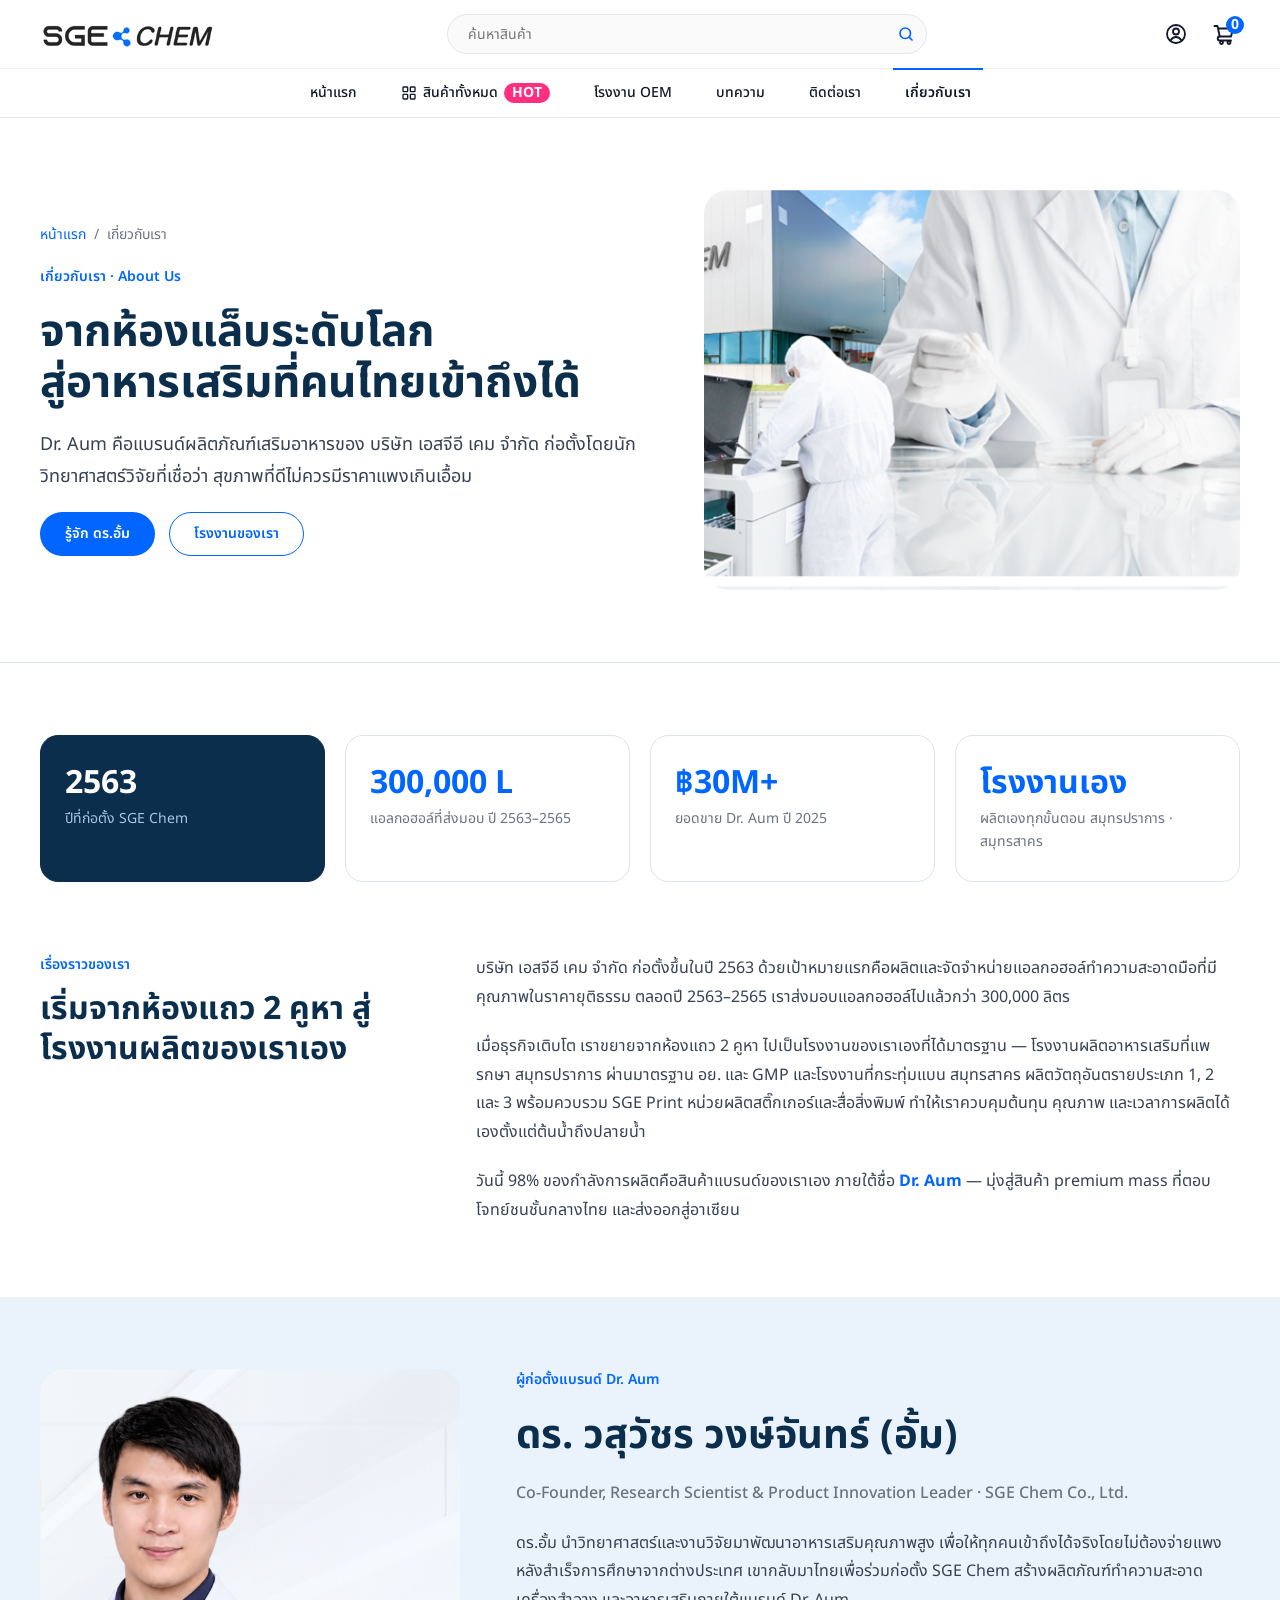
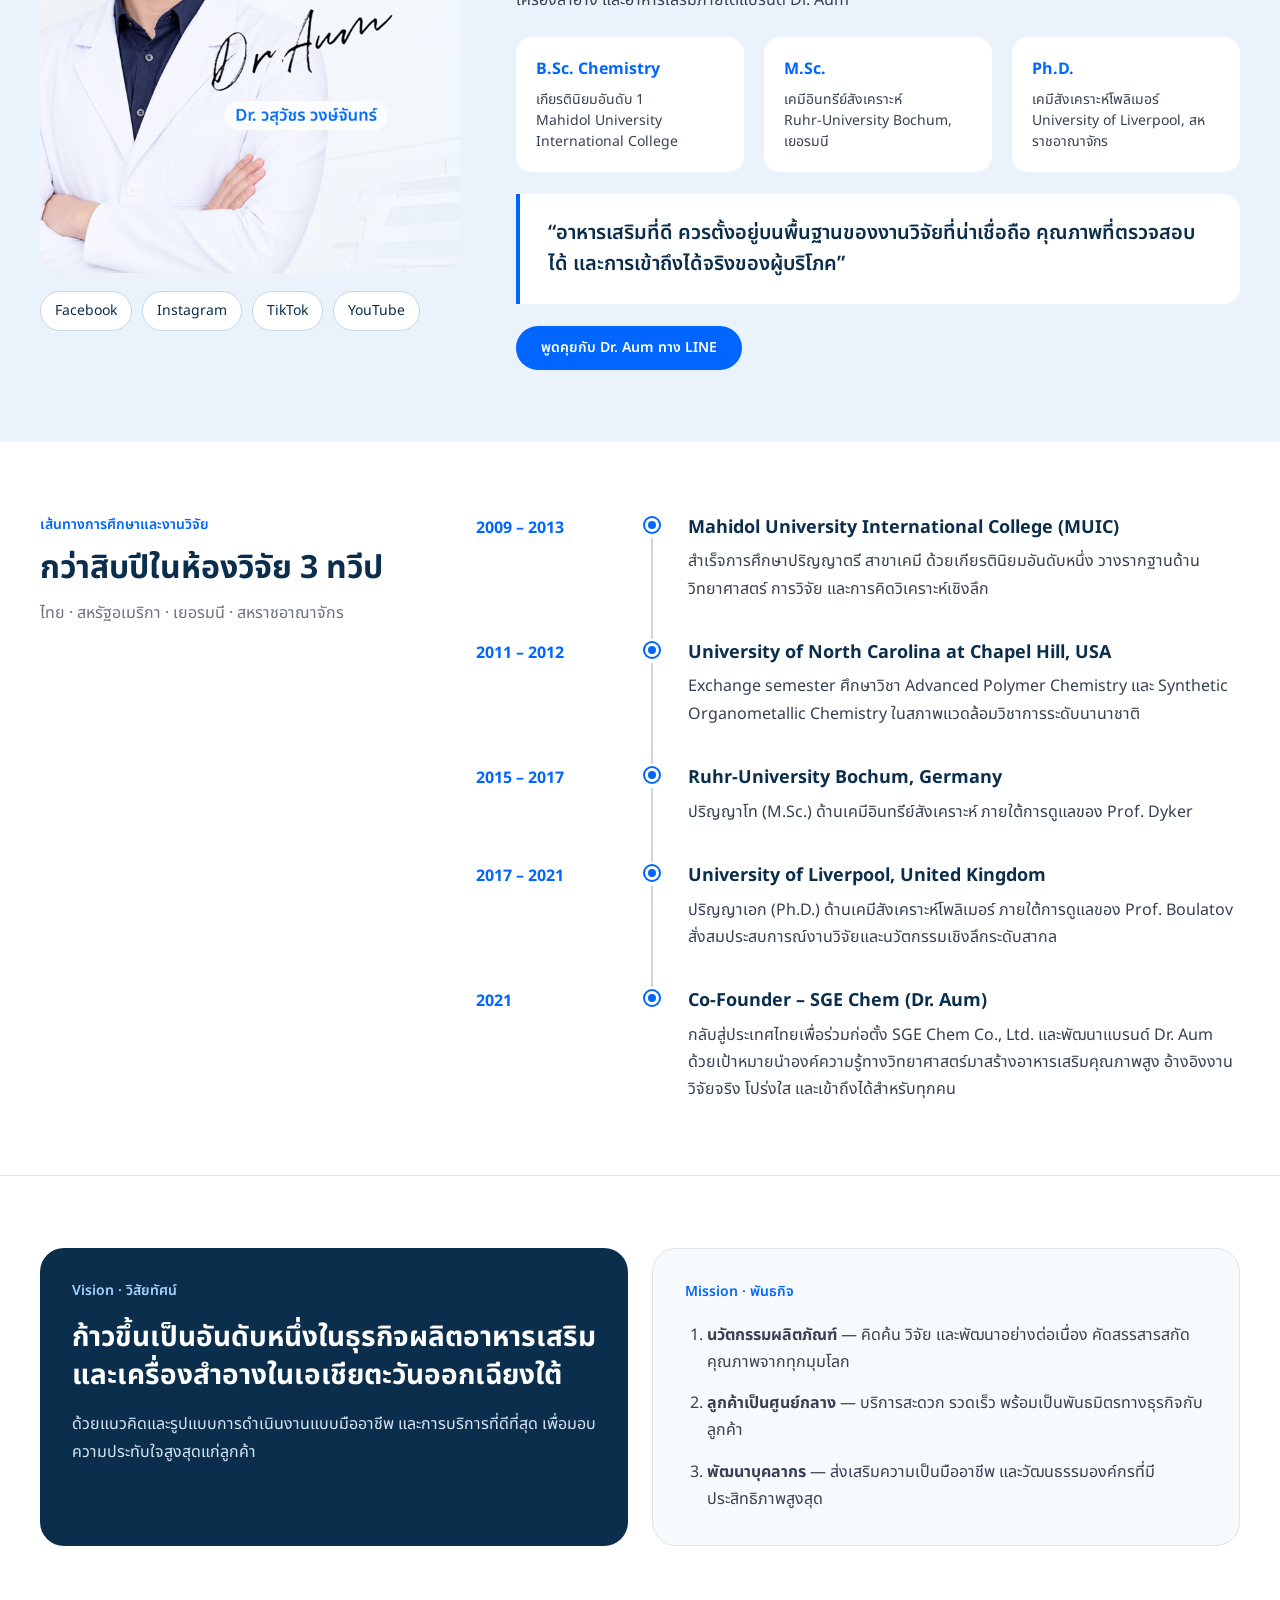
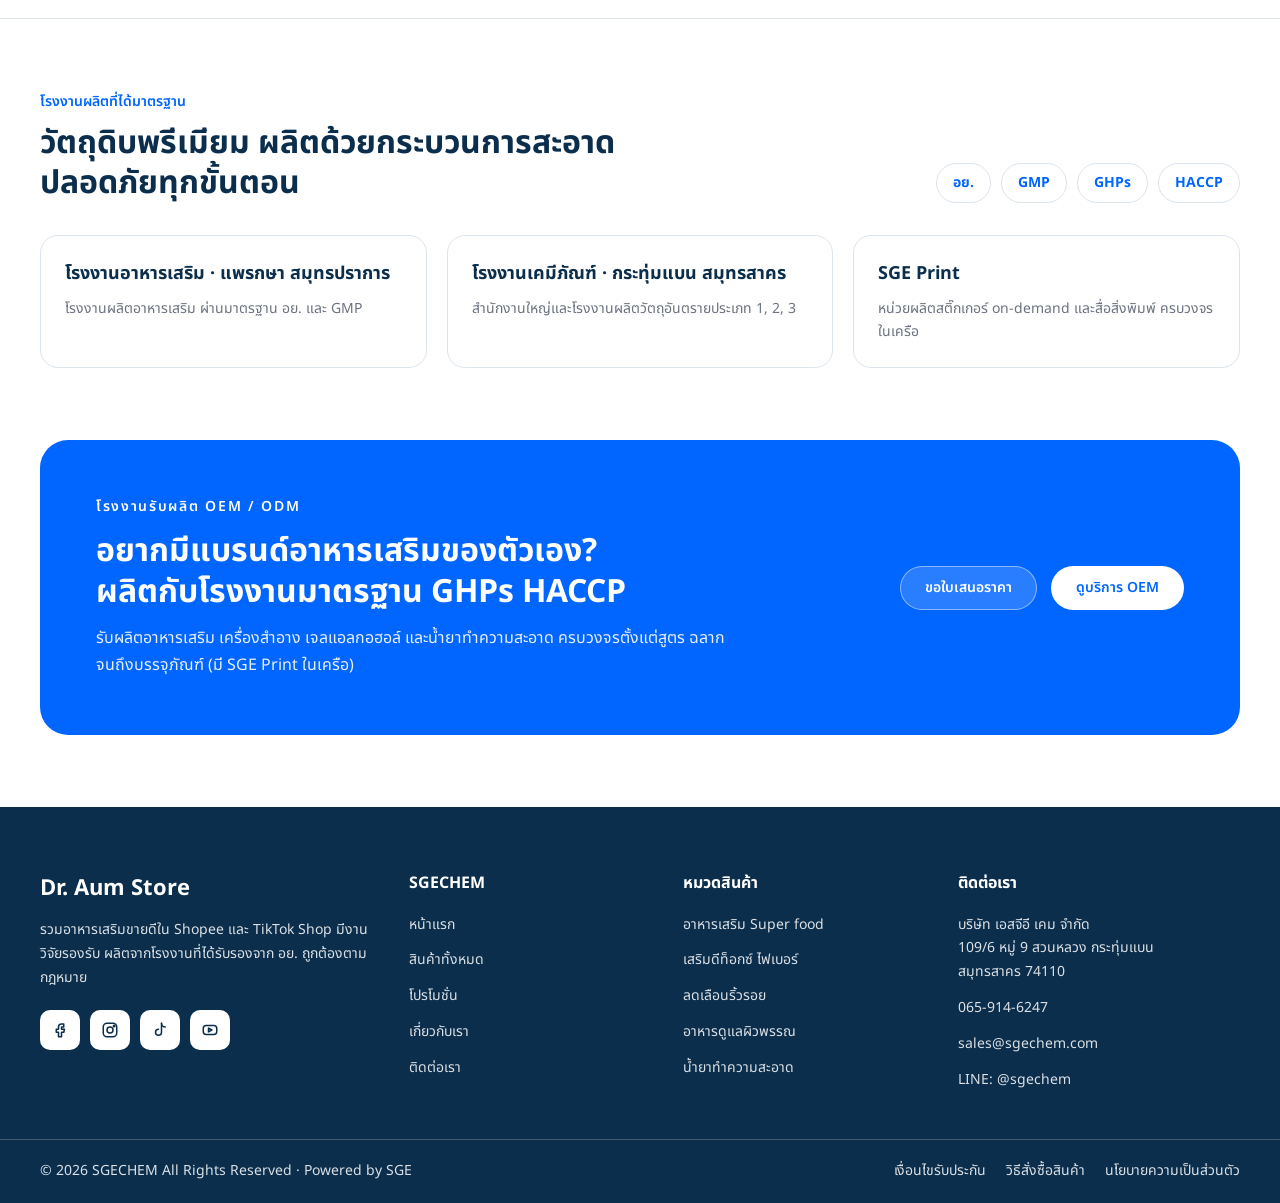
<file: def/about.html>
<!doctype html>
<html lang="th">
<head>
  <meta charset="utf-8">
  <meta name="viewport" content="width=device-width, initial-scale=1">
  <title>เกี่ยวกับเรา – Dr. Aum / SGE Chem</title>
  <meta name="description" content="Dr. Aum Store ผลิตภัณฑ์เสริมอาหารจากงานวิจัย โดย ดร. วสุวัชร วงษ์จันทร์ ผลิตจากโรงงานมาตรฐาน อย. GMP GHPs HACCP – SGE Chem">
  <link rel="icon" href="images/dr-aum-logo.png">
  <link rel="stylesheet" href="styles.css">
  <style>
    .tl { display: grid; grid-template-columns: 140px 24px minmax(0, 1fr); gap: 0 24px; }
    .tl .yr { font-weight: 700; font-size: 16px; color: var(--blue-primary); padding-top: 2px; }
    .tl .dot { display: flex; flex-direction: column; align-items: center; }
    .tl .dot span { width: 14px; height: 14px; border-radius: 50%; background: var(--blue-primary); border: 3px solid #FFFFFF; box-shadow: 0 0 0 2px var(--blue-primary); flex: none; margin-top: 4px; }
    .tl .dot i { flex: 1; width: 2px; background: #C9D6E3; margin-top: 6px; }
    .tl .body { padding-bottom: 36px; display: flex; flex-direction: column; gap: 6px; }
    .tl .body h3 { font-size: 18px; font-weight: 700; color: var(--navy-800); }
    .tl .body p { font-size: 16px; line-height: 1.7; color: var(--text-body); }
    @media (max-width: 768px) {
      .tl { grid-template-columns: 88px 20px minmax(0, 1fr); gap: 0 14px; }
      .tl .yr { font-size: 14px; }
      .tl .body h3 { font-size: 16px; }
      .tl .body p { font-size: 14px; }
    }
  </style>
</head>
<body>
<div class="site-wrapper">

  <!-- Original Header (Full-width bg, 1200px content) -->
  <header class="orig-header">
    <div class="orig-header-top">
      <a href="HOME.html" class="orig-logo" aria-label="SGE CHEM">
        <img src="images/sge-chem-logo.png" alt="SGE CHEM">
      </a>

      <form class="orig-search" action="HOME.html">
        <input type="search" placeholder="ค้นหาสินค้า" aria-label="ค้นหาสินค้า">
        <button type="submit" aria-label="ค้นหา">
          <svg width="18" height="18" viewBox="0 0 24 24" fill="none" stroke="currentColor" stroke-width="2.2" stroke-linecap="round"><circle cx="11" cy="11" r="7"/><path d="M20 20l-3.5-3.5"/></svg>
        </button>
      </form>

      <div class="orig-header-icons">
        <button type="button" class="orig-icon-btn" aria-label="บัญชีของฉัน">
          <svg width="24" height="24" viewBox="0 0 24 24" fill="none" stroke="currentColor" stroke-width="1.8" stroke-linecap="round"><circle cx="12" cy="12" r="9"/><circle cx="12" cy="9.5" r="3"/><path d="M6.5 18.5c1.4-2.3 3.3-3.5 5.5-3.5s4.1 1.2 5.5 3.5"/></svg>
        </button>
        <a href="HOME.html#best-seller" class="orig-icon-btn" aria-label="ตะกร้าสินค้า">
          <svg width="24" height="24" viewBox="0 0 24 24" fill="none" stroke="currentColor" stroke-width="1.9" stroke-linecap="round" stroke-linejoin="round"><path d="M2.5 4h3l2.2 10.5h11.3l2-8H6.2"/><path d="M7.7 14.5a2 2 0 0 0 0 4h11.3"/><circle cx="9.5" cy="20.5" r="1.5"/><circle cx="17" cy="20.5" r="1.5"/></svg>
          <span class="orig-cart-dot">0</span>
        </a>
      </div>
    </div>

    <div class="orig-header-nav-wrap">
      <nav class="orig-header-nav" aria-label="เมนูหลัก">
        <a href="HOME.html">หน้าแรก</a>
        <a href="HOME.html#highlight-products">
          <svg width="16" height="16" viewBox="0 0 24 24" fill="none" stroke="currentColor" stroke-width="2"><rect x="3" y="3" width="7" height="7" rx="1"/><rect x="14" y="3" width="7" height="7" rx="1"/><rect x="3" y="14" width="7" height="7" rx="1"/><rect x="14" y="14" width="7" height="7" rx="1"/></svg>
          <span>สินค้าทั้งหมด</span>
          <span class="orig-hot-pill">HOT</span>
        </a>
        <a href="#factory">โรงงาน OEM</a>
        <a href="HOME.html#articles">บทความ</a>
        <a href="contact.html">ติดต่อเรา</a>
        <a href="about.html" class="active">เกี่ยวกับเรา</a>
      </nav>
    </div>
  </header>

  <main>
    <!-- Page Hero (Full-width white bg, 1200px content, 72px PC / 32px MB top & bottom padding) -->
    <section class="sec-block sec-padded-bottom" style="background:#FFFFFF;border-bottom:1px solid #DCE4EC">
      <div class="container" style="display:flex;flex-wrap:wrap;gap:48px;align-items:center">
        <div style="flex:1 1 520px;min-width:0;display:flex;flex-direction:column;gap:20px">
          <nav aria-label="breadcrumb" style="font-size:14px;color:var(--text-muted);display:flex;gap:8px">
            <a href="HOME.html">หน้าแรก</a><span>/</span><span>เกี่ยวกับเรา</span>
          </nav>
          <p class="eyebrow-plain">เกี่ยวกับเรา · About Us</p>
          <h1 class="headbanner-title" style="font-size:44px;line-height:1.15;font-weight:700;color:var(--navy-800)">จากห้องแล็บระดับโลก<br>สู่อาหารเสริมที่คนไทยเข้าถึงได้</h1>
          <p style="font-size:18px;line-height:1.75;color:var(--text-body);max-width:600px">
            Dr. Aum คือแบรนด์ผลิตภัณฑ์เสริมอาหารของ บริษัท เอสจีอี เคม จำกัด ก่อตั้งโดยนักวิทยาศาสตร์วิจัยที่เชื่อว่า สุขภาพที่ดีไม่ควรมีราคาแพงเกินเอื้อม
          </p>
          <div style="display:flex;gap:14px;flex-wrap:wrap">
            <a class="btn btn-primary" href="#draum">รู้จัก ดร.อั้ม</a>
            <a class="btn btn-outline" href="#factory">โรงงานของเรา</a>
          </div>
        </div>
        <div style="flex:1 1 440px;min-width:0;height:400px;border-radius:24px;overflow:hidden;padding:0">
          <img src="images/oem-factory.png" alt="ทีมงาน SGE Chem ในโรงงาน" style="width:100%;height:100%;object-fit:cover;display:block">
        </div>
      </div>
    </section>

    <!-- Numbers (Uniform heading size on PC, 28px on MB per Req #1) -->
    <section class="sec-block" aria-label="ตัวเลขสำคัญ">
      <div class="container">
        <div class="product-grid-4">
          <div class="about-stat-card navy">
            <span class="about-stat-num">2563</span>
            <span style="font-size:14px;color:#A9C7E8">ปีที่ก่อตั้ง SGE Chem</span>
          </div>
          <div class="about-stat-card">
            <span class="about-stat-num">300,000 L</span>
            <span style="font-size:14px;color:var(--text-muted)">แอลกอฮอล์ที่ส่งมอบ ปี 2563–2565</span>
          </div>
          <div class="about-stat-card">
            <span class="about-stat-num">฿30M+</span>
            <span style="font-size:14px;color:var(--text-muted)">ยอดขาย Dr. Aum ปี 2025</span>
          </div>
          <div class="about-stat-card">
            <span class="about-stat-num">โรงงานเอง</span>
            <span style="font-size:14px;color:var(--text-muted)">ผลิตเองทุกขั้นตอน สมุทรปราการ · สมุทรสาคร</span>
          </div>
        </div>
      </div>
    </section>

    <!-- Story (Padded bottom before #EAF3FC bg section) -->
    <section class="sec-block sec-padded-bottom">
      <div class="container" style="display:flex;flex-wrap:wrap;gap:56px">
        <div style="flex:0 1 380px;min-width:260px;display:flex;flex-direction:column;gap:12px">
          <p class="eyebrow-plain">เรื่องราวของเรา</p>
          <h2 class="sec-title">เริ่มจากห้องแถว 2 คูหา สู่โรงงานผลิตของเราเอง</h2>
        </div>
        <div style="flex:1 1 560px;min-width:0;display:flex;flex-direction:column;gap:20px;font-size:16px;line-height:1.8;color:var(--text-body)">
          <p>บริษัท เอสจีอี เคม จำกัด ก่อตั้งขึ้นในปี 2563 ด้วยเป้าหมายแรกคือผลิตและจัดจำหน่ายแอลกอฮอล์ทำความสะอาดมือที่มีคุณภาพในราคายุติธรรม ตลอดปี 2563–2565 เราส่งมอบแอลกอฮอล์ไปแล้วกว่า 300,000 ลิตร</p>
          <p>เมื่อธุรกิจเติบโต เราขยายจากห้องแถว 2 คูหา ไปเป็นโรงงานของเราเองที่ได้มาตรฐาน — โรงงานผลิตอาหารเสริมที่แพรกษา สมุทรปราการ ผ่านมาตรฐาน อย. และ GMP และโรงงานที่กระทุ่มแบน สมุทรสาคร ผลิตวัตถุอันตรายประเภท 1, 2 และ 3 พร้อมควบรวม SGE Print หน่วยผลิตสติ๊กเกอร์และสื่อสิ่งพิมพ์ ทำให้เราควบคุมต้นทุน คุณภาพ และเวลาการผลิตได้เองตั้งแต่ต้นน้ำถึงปลายน้ำ</p>
          <p>วันนี้ 98% ของกำลังการผลิตคือสินค้าแบรนด์ของเราเอง ภายใต้ชื่อ <strong style="color:var(--blue-primary)">Dr. Aum</strong> — มุ่งสู่สินค้า premium mass ที่ตอบโจทย์ชนชั้นกลางไทย และส่งออกสู่อาเซียน</p>
        </div>
      </div>
    </section>

    <!-- Dr. Aum Profile (Full-width #EAF3FC bg, 1200px content, full-bleed portrait box) -->
    <section id="draum" class="sec-block sec-padded-bottom" style="background:#EAF3FC">
      <div class="container" style="display:flex;flex-wrap:wrap;gap:56px;align-items:flex-start">
        <div style="flex:0 1 420px;min-width:280px;display:flex;flex-direction:column;gap:18px">
          <div class="founder-img-box">
            <img src="images/dr-aum-clean.png" alt="ดร. วสุวัชร วงษ์จันทร์ (อั้ม)">
          </div>
          <div style="display:flex;gap:10px;flex-wrap:wrap">
            <a href="https://www.facebook.com/draumphd" style="color:var(--navy-800);font-size:14px;padding:8px 14px;border-radius:999px;border:1px solid #C9D6E3;background:#FFFFFF">Facebook</a>
            <a href="https://www.instagram.com/draumphd/" style="color:var(--navy-800);font-size:14px;padding:8px 14px;border-radius:999px;border:1px solid #C9D6E3;background:#FFFFFF">Instagram</a>
            <a href="https://www.tiktok.com/@draumphd" style="color:var(--navy-800);font-size:14px;padding:8px 14px;border-radius:999px;border:1px solid #C9D6E3;background:#FFFFFF">TikTok</a>
            <a href="https://www.youtube.com/@draumphd" style="color:var(--navy-800);font-size:14px;padding:8px 14px;border-radius:999px;border:1px solid #C9D6E3;background:#FFFFFF">YouTube</a>
          </div>
        </div>
        <div style="flex:1 1 520px;min-width:0;display:flex;flex-direction:column;gap:22px">
          <p class="eyebrow-plain">ผู้ก่อตั้งแบรนด์ Dr. Aum</p>
          <h2 class="sec-title" style="font-size:40px;line-height:1.15;font-weight:700;color:var(--navy-800)">ดร. วสุวัชร วงษ์จันทร์ (อั้ม)</h2>
          <p style="font-size:16px;color:var(--text-muted);font-weight:500">Co-Founder, Research Scientist &amp; Product Innovation Leader · SGE Chem Co., Ltd.</p>
          <p style="font-size:16px;line-height:1.8;color:var(--text-body)">ดร.อั้ม นำวิทยาศาสตร์และงานวิจัยมาพัฒนาอาหารเสริมคุณภาพสูง เพื่อให้ทุกคนเข้าถึงได้จริงโดยไม่ต้องจ่ายแพง หลังสำเร็จการศึกษาจากต่างประเทศ เขากลับมาไทยเพื่อร่วมก่อตั้ง SGE Chem สร้างผลิตภัณฑ์ทำความสะอาด เครื่องสำอาง และอาหารเสริมภายใต้แบรนด์ Dr. Aum</p>
          <div class="grid-3-to-1">
            <div style="background:#FFFFFF;border-radius:16px;padding:20px;display:flex;flex-direction:column;gap:6px">
              <span style="font-weight:700;font-size:16px;color:var(--blue-primary)">B.Sc. Chemistry</span>
              <span style="font-size:14px;color:var(--text-body);line-height:1.5">เกียรตินิยมอันดับ 1<br>Mahidol University International College</span>
            </div>
            <div style="background:#FFFFFF;border-radius:16px;padding:20px;display:flex;flex-direction:column;gap:6px">
              <span style="font-weight:700;font-size:16px;color:var(--blue-primary)">M.Sc.</span>
              <span style="font-size:14px;color:var(--text-body);line-height:1.5">เคมีอินทรีย์สังเคราะห์<br>Ruhr-University Bochum, เยอรมนี</span>
            </div>
            <div style="background:#FFFFFF;border-radius:16px;padding:20px;display:flex;flex-direction:column;gap:6px">
              <span style="font-weight:700;font-size:16px;color:var(--blue-primary)">Ph.D.</span>
              <span style="font-size:14px;color:var(--text-body);line-height:1.5">เคมีสังเคราะห์โพลิเมอร์<br>University of Liverpool, สหราชอาณาจักร</span>
            </div>
          </div>
          <blockquote style="margin:0;padding:24px 28px;border-left:4px solid var(--blue-primary);background:#FFFFFF;border-radius:0 16px 16px 0;font-size:20px;font-weight:600;line-height:1.55;color:var(--navy-800)">
            “อาหารเสริมที่ดี ควรตั้งอยู่บนพื้นฐานของงานวิจัยที่น่าเชื่อถือ คุณภาพที่ตรวจสอบได้ และการเข้าถึงได้จริงของผู้บริโภค”
          </blockquote>
          <a class="btn btn-primary" href="https://lin.ee/Y4fTqS1J" style="align-self:flex-start">พูดคุยกับ Dr. Aum ทาง LINE</a>
        </div>
      </div>
    </section>

    <!-- Timeline (Padded bottom before bordered Vision / Mission section) -->
    <section class="sec-block sec-padded-bottom">
      <div class="container" style="display:flex;flex-wrap:wrap;gap:56px">
        <div style="flex:0 1 380px;min-width:260px;display:flex;flex-direction:column;gap:12px">
          <p class="eyebrow-plain">เส้นทางการศึกษาและงานวิจัย</p>
          <h2 class="sec-title">กว่าสิบปีในห้องวิจัย 3 ทวีป</h2>
          <p style="font-size:16px;line-height:1.7;color:var(--text-muted)">ไทย · สหรัฐอเมริกา · เยอรมนี · สหราชอาณาจักร</p>
        </div>
        <div class="tl" style="flex:1 1 600px;min-width:0">
          <div class="yr">2009 – 2013</div><div class="dot"><span></span><i></i></div><div class="body"><h3>Mahidol University International College (MUIC)</h3><p>สำเร็จการศึกษาปริญญาตรี สาขาเคมี ด้วยเกียรตินิยมอันดับหนึ่ง วางรากฐานด้านวิทยาศาสตร์ การวิจัย และการคิดวิเคราะห์เชิงลึก</p></div>
          <div class="yr">2011 – 2012</div><div class="dot"><span></span><i></i></div><div class="body"><h3>University of North Carolina at Chapel Hill, USA</h3><p>Exchange semester ศึกษาวิชา Advanced Polymer Chemistry และ Synthetic Organometallic Chemistry ในสภาพแวดล้อมวิชาการระดับนานาชาติ</p></div>
          <div class="yr">2015 – 2017</div><div class="dot"><span></span><i></i></div><div class="body"><h3>Ruhr-University Bochum, Germany</h3><p>ปริญญาโท (M.Sc.) ด้านเคมีอินทรีย์สังเคราะห์ ภายใต้การดูแลของ Prof. Dyker</p></div>
          <div class="yr">2017 – 2021</div><div class="dot"><span></span><i></i></div><div class="body"><h3>University of Liverpool, United Kingdom</h3><p>ปริญญาเอก (Ph.D.) ด้านเคมีสังเคราะห์โพลิเมอร์ ภายใต้การดูแลของ Prof. Boulatov สั่งสมประสบการณ์งานวิจัยและนวัตกรรมเชิงลึกระดับสากล</p></div>
          <div class="yr">2021</div><div class="dot"><span></span></div><div class="body" style="padding-bottom:0"><h3>Co-Founder – SGE Chem (Dr. Aum)</h3><p>กลับสู่ประเทศไทยเพื่อร่วมก่อตั้ง SGE Chem Co., Ltd. และพัฒนาแบรนด์ Dr. Aum ด้วยเป้าหมายนำองค์ความรู้ทางวิทยาศาสตร์มาสร้างอาหารเสริมคุณภาพสูง อ้างอิงงานวิจัยจริง โปร่งใส และเข้าถึงได้สำหรับทุกคน</p></div>
        </div>
      </div>
    </section>

    <!-- Vision / Mission (2 cols on PC, 1/1 on MB per Req #2, 32px top/bottom padding on MB per Req #4) -->
    <section class="sec-block sec-padded-bottom" style="background:#FFFFFF;border-top:1px solid #DCE4EC;border-bottom:1px solid #DCE4EC">
      <div class="container grid-2-to-1">
        <div style="background:var(--navy-800);color:#FFFFFF;border-radius:24px;padding:32px;display:flex;flex-direction:column;gap:16px">
          <p class="eyebrow-plain" style="color:#A8D4FF">Vision · วิสัยทัศน์</p>
          <h2 class="sec-title" style="font-size:28px;line-height:1.35;font-weight:700;color:#FFFFFF">ก้าวขึ้นเป็นอันดับหนึ่งในธุรกิจผลิตอาหารเสริมและเครื่องสำอางในเอเชียตะวันออกเฉียงใต้</h2>
          <p style="font-size:16px;line-height:1.75;color:#D6E6F7">ด้วยแนวคิดและรูปแบบการดำเนินงานแบบมืออาชีพ และการบริการที่ดีที่สุด เพื่อมอบความประทับใจสูงสุดแก่ลูกค้า</p>
        </div>
        <div style="background:#F7FAFD;border:1px solid #DCE4EC;border-radius:24px;padding:32px;display:flex;flex-direction:column;gap:18px">
          <p class="eyebrow-plain">Mission · พันธกิจ</p>
          <ol style="margin:0;padding-left:22px;display:flex;flex-direction:column;gap:14px;font-size:16px;line-height:1.7;color:var(--text-body)">
            <li><strong>นวัตกรรมผลิตภัณฑ์</strong> — คิดค้น วิจัย และพัฒนาอย่างต่อเนื่อง คัดสรรสารสกัดคุณภาพจากทุกมุมโลก</li>
            <li><strong>ลูกค้าเป็นศูนย์กลาง</strong> — บริการสะดวก รวดเร็ว พร้อมเป็นพันธมิตรทางธุรกิจกับลูกค้า</li>
            <li><strong>พัฒนาบุคลากร</strong> — ส่งเสริมความเป็นมืออาชีพ และวัฒนธรรมองค์กรที่มีประสิทธิภาพสูงสุด</li>
          </ol>
        </div>
      </div>
    </section>

    <!-- Factory (3 cols on PC, 1/1 on MB per Req #3) -->
    <section id="factory" class="sec-block">
      <div class="container" style="display:flex;flex-direction:column;gap:32px">
        <div style="display:flex;justify-content:space-between;align-items:flex-end;gap:24px;flex-wrap:wrap">
          <div style="display:flex;flex-direction:column;gap:10px;max-width:640px">
            <p class="eyebrow-plain">โรงงานผลิตที่ได้มาตรฐาน</p>
            <h2 class="sec-title">วัตถุดิบพรีเมียม ผลิตด้วยกระบวนการสะอาด ปลอดภัยทุกขั้นตอน</h2>
          </div>
          <div style="display:flex;gap:10px;flex-wrap:wrap">
            <span style="padding:8px 16px;border-radius:999px;background:#FFFFFF;border:1px solid #DCE4EC;font-weight:700;font-size:14px;color:var(--blue-primary)">อย.</span>
            <span style="padding:8px 16px;border-radius:999px;background:#FFFFFF;border:1px solid #DCE4EC;font-weight:700;font-size:14px;color:var(--blue-primary)">GMP</span>
            <span style="padding:8px 16px;border-radius:999px;background:#FFFFFF;border:1px solid #DCE4EC;font-weight:700;font-size:14px;color:var(--blue-primary)">GHPs</span>
            <span style="padding:8px 16px;border-radius:999px;background:#FFFFFF;border:1px solid #DCE4EC;font-weight:700;font-size:14px;color:var(--blue-primary)">HACCP</span>
          </div>
        </div>
        <div class="grid-3-to-1">
          <div style="background:#FFFFFF;border:1px solid #DCE4EC;border-radius:18px;padding:24px;display:flex;flex-direction:column;gap:8px">
            <h3 style="font-size:18px;font-weight:700;color:var(--navy-800)">โรงงานอาหารเสริม · แพรกษา สมุทรปราการ</h3>
            <p style="font-size:14px;line-height:1.65;color:var(--text-muted)">โรงงานผลิตอาหารเสริม ผ่านมาตรฐาน อย. และ GMP</p>
          </div>
          <div style="background:#FFFFFF;border:1px solid #DCE4EC;border-radius:18px;padding:24px;display:flex;flex-direction:column;gap:8px">
            <h3 style="font-size:18px;font-weight:700;color:var(--navy-800)">โรงงานเคมีภัณฑ์ · กระทุ่มแบน สมุทรสาคร</h3>
            <p style="font-size:14px;line-height:1.65;color:var(--text-muted)">สำนักงานใหญ่และโรงงานผลิตวัตถุอันตรายประเภท 1, 2, 3</p>
          </div>
          <div style="background:#FFFFFF;border:1px solid #DCE4EC;border-radius:18px;padding:24px;display:flex;flex-direction:column;gap:8px">
            <h3 style="font-size:18px;font-weight:700;color:var(--navy-800)">SGE Print</h3>
            <p style="font-size:14px;line-height:1.65;color:var(--text-muted)">หน่วยผลิตสติ๊กเกอร์ on-demand และสื่อสิ่งพิมพ์ ครบวงจรในเครือ</p>
          </div>
        </div>
      </div>
    </section>

    <!-- โรงงานรับผลิต OEM / ODM (IMAGE 2 DESIGN) -->
    <section class="sec-block" id="oem-service">
      <div class="container">
        <div class="oem-blue-banner">
          <div style="flex:1 1 540px;display:flex;flex-direction:column;gap:12px">
            <p class="eyebrow-plain" style="color:#FFFFFF;letter-spacing:0.12em">โรงงานรับผลิต OEM / ODM</p>
            <h2 class="sec-title" style="font-size:32px;font-weight:700;line-height:1.28;color:#FFFFFF">
              อยากมีแบรนด์อาหารเสริมของตัวเอง?<br>
              ผลิตกับโรงงานมาตรฐาน GHPs HACCP
            </h2>
            <p style="font-size:16px;color:rgba(255,255,255,0.9);line-height:1.7">
              รับผลิตอาหารเสริม เครื่องสำอาง เจลแอลกอฮอล์ และน้ำยาทำความสะอาด ครบวงจรตั้งแต่สูตร ฉลาก<br>
              จนถึงบรรจุภัณฑ์ (มี SGE Print ในเครือ)
            </p>
          </div>
          <div style="display:flex;gap:14px;flex-wrap:wrap">
            <a href="contact.html" class="btn" style="background:rgba(255,255,255,0.16);color:#FFFFFF;border:1.5px solid rgba(255,255,255,0.45)">ขอใบเสนอราคา</a>
            <a href="about.html#factory" class="btn btn-white">ดูบริการ OEM</a>
          </div>
        </div>
      </div>
    </section>
  </main>

  <!-- Original Footer (Full-width bg, 1200px content) -->
  <footer class="orig-footer">
    <div class="orig-footer-main">
      <div class="orig-footer-col">
        <span style="font-size:22px;font-weight:700;color:#FFFFFF">Dr. Aum Store</span>
        <p>รวมอาหารเสริมขายดีใน Shopee และ TikTok Shop มีงานวิจัยรองรับ ผลิตจากโรงงานที่ได้รับรองจาก อย. ถูกต้องตามกฎหมาย</p>
        <div class="orig-social-row">
          <a href="https://www.facebook.com/draumphd" class="orig-social-btn" aria-label="Facebook">
            <svg width="18" height="18" viewBox="0 0 24 24" fill="none" stroke="currentColor" stroke-width="2" stroke-linecap="round" stroke-linejoin="round"><path d="M14 8h3V4h-3a4 4 0 00-4 4v3H7v4h3v6h4v-6h3l1-4h-4V8z"/></svg>
          </a>
          <a href="https://www.instagram.com/draumphd/" class="orig-social-btn" aria-label="Instagram">
            <svg width="18" height="18" viewBox="0 0 24 24" fill="none" stroke="currentColor" stroke-width="2" stroke-linecap="round" stroke-linejoin="round"><rect x="3" y="3" width="18" height="18" rx="5"/><circle cx="12" cy="12" r="4"/><circle cx="17.5" cy="6.5" r="1"/></svg>
          </a>
          <a href="https://www.tiktok.com/@draumphd" class="orig-social-btn" aria-label="TikTok">
            <svg width="18" height="18" viewBox="0 0 24 24" fill="none" stroke="currentColor" stroke-width="2" stroke-linecap="round" stroke-linejoin="round"><path d="M14 3v12a4 4 0 11-4-4"/><path d="M14 3c0 3 2.5 5 5 5"/></svg>
          </a>
          <a href="https://www.youtube.com/@draumphd" class="orig-social-btn" aria-label="YouTube">
            <svg width="18" height="18" viewBox="0 0 24 24" fill="none" stroke="currentColor" stroke-width="2" stroke-linecap="round" stroke-linejoin="round"><rect x="3" y="6" width="18" height="12" rx="4"/><path d="M10 9.5v5l4.5-2.5z"/></svg>
          </a>
        </div>
      </div>
      <div class="orig-footer-col">
        <h4>SGECHEM</h4>
        <a href="HOME.html">หน้าแรก</a>
        <a href="HOME.html#highlight-products">สินค้าทั้งหมด</a>
        <a href="HOME.html#best-seller">โปรโมชั่น</a>
        <a href="about.html">เกี่ยวกับเรา</a>
        <a href="contact.html">ติดต่อเรา</a>
      </div>
      <div class="orig-footer-col">
        <h4>หมวดสินค้า</h4>
        <a href="HOME.html#cat-superfood">อาหารเสริม Super food</a>
        <a href="HOME.html#cat-detox">เสริมดีท็อกซ์ ไฟเบอร์</a>
        <a href="HOME.html#cat-antiaging">ลดเลือนริ้วรอย</a>
        <a href="HOME.html#cat-supplement">อาหารดูแลผิวพรรณ</a>
        <a href="contact.html">น้ำยาทำความสะอาด</a>
      </div>
      <div class="orig-footer-col">
        <h4>ติดต่อเรา</h4>
        <p>บริษัท เอสจีอี เคม จำกัด<br>109/6 หมู่ 9 สวนหลวง กระทุ่มแบน<br>สมุทรสาคร 74110</p>
        <a href="tel:+66659146247">065-914-6247</a>
        <a href="mailto:sales@sgechem.com">sales@sgechem.com</a>
        <a href="https://lin.ee/krFaUpF">LINE: @sgechem</a>
      </div>
    </div>
    <div class="orig-footer-bottom-wrap">
      <div class="orig-footer-bottom">
        <span>© 2026 SGECHEM All Rights Reserved · Powered by SGE</span>
        <div style="display:flex;gap:20px;flex-wrap:wrap">
          <a href="contact.html">เงื่อนไขรับประกัน</a>
          <a href="contact.html">วิธีสั่งซื้อสินค้า</a>
          <a href="contact.html">นโยบายความเป็นส่วนตัว</a>
        </div>
      </div>
    </div>
  </footer>

</div>
</body>
</html>
</file>
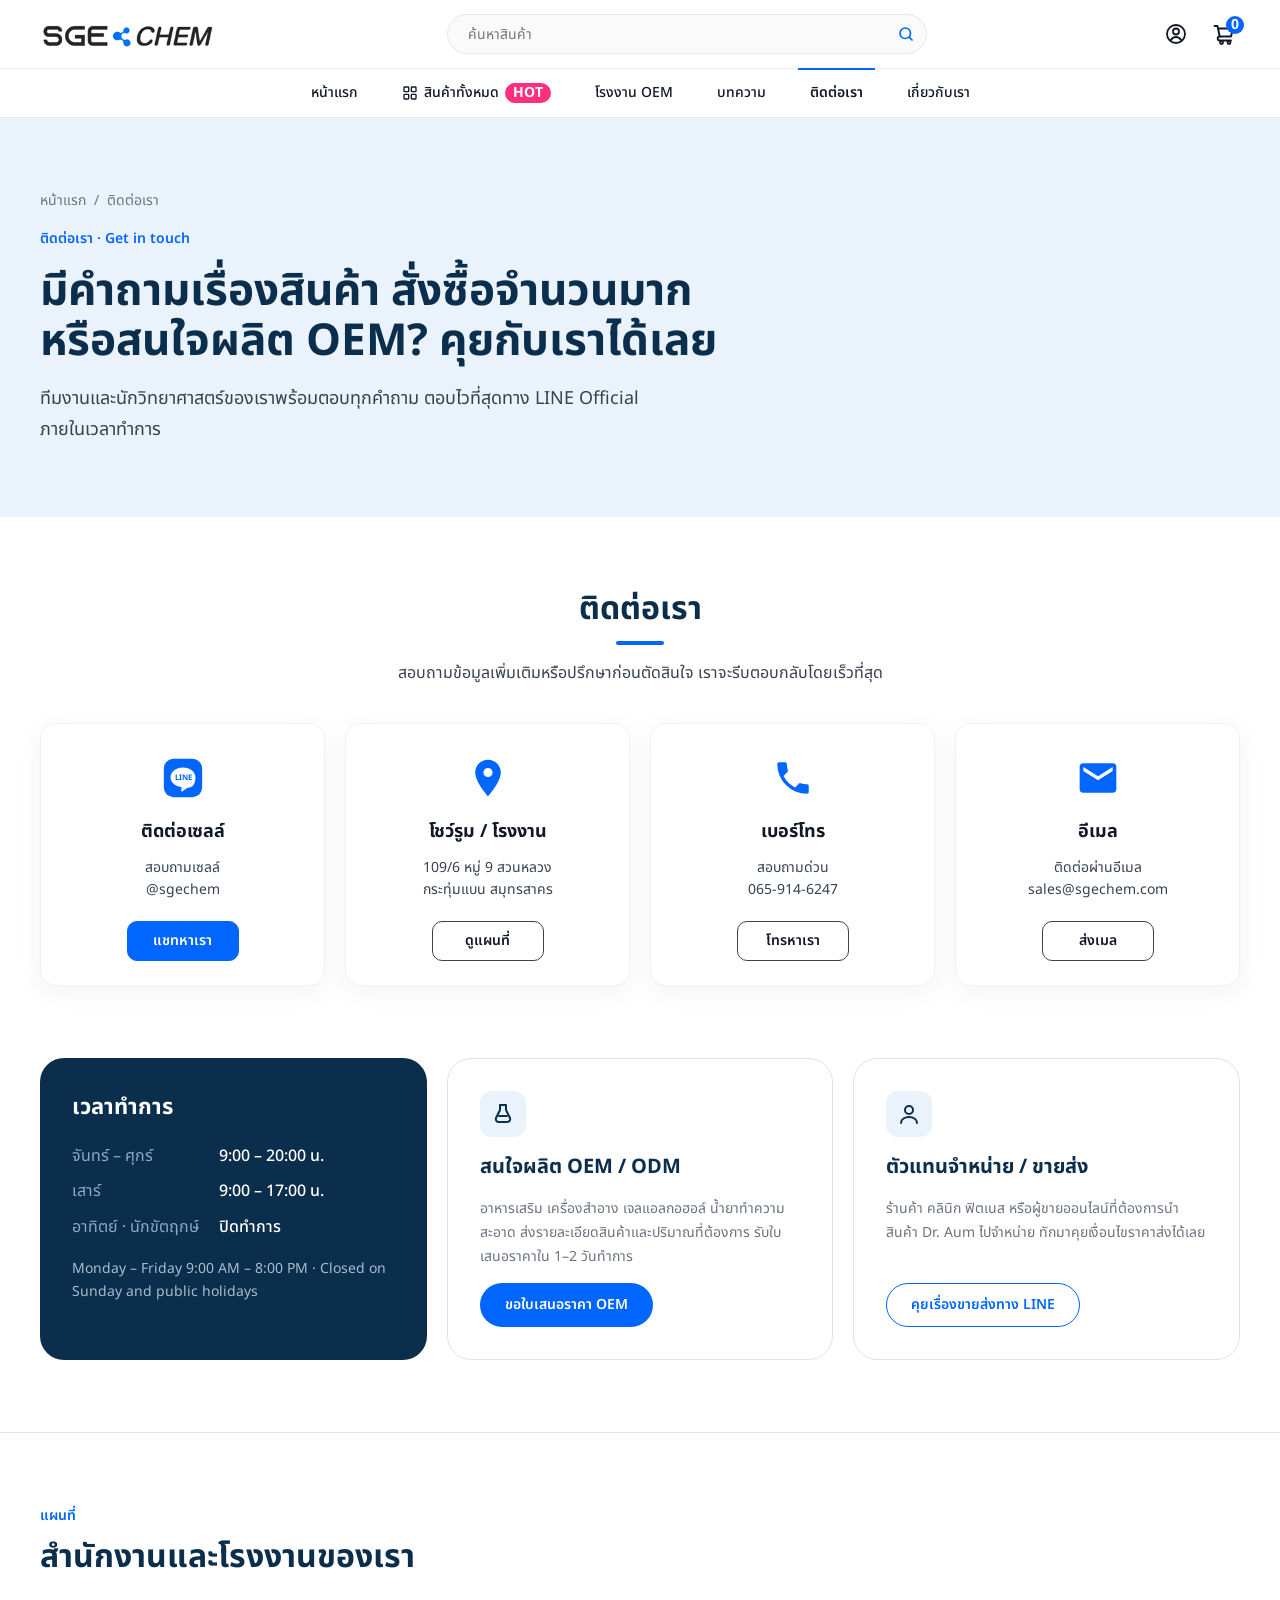
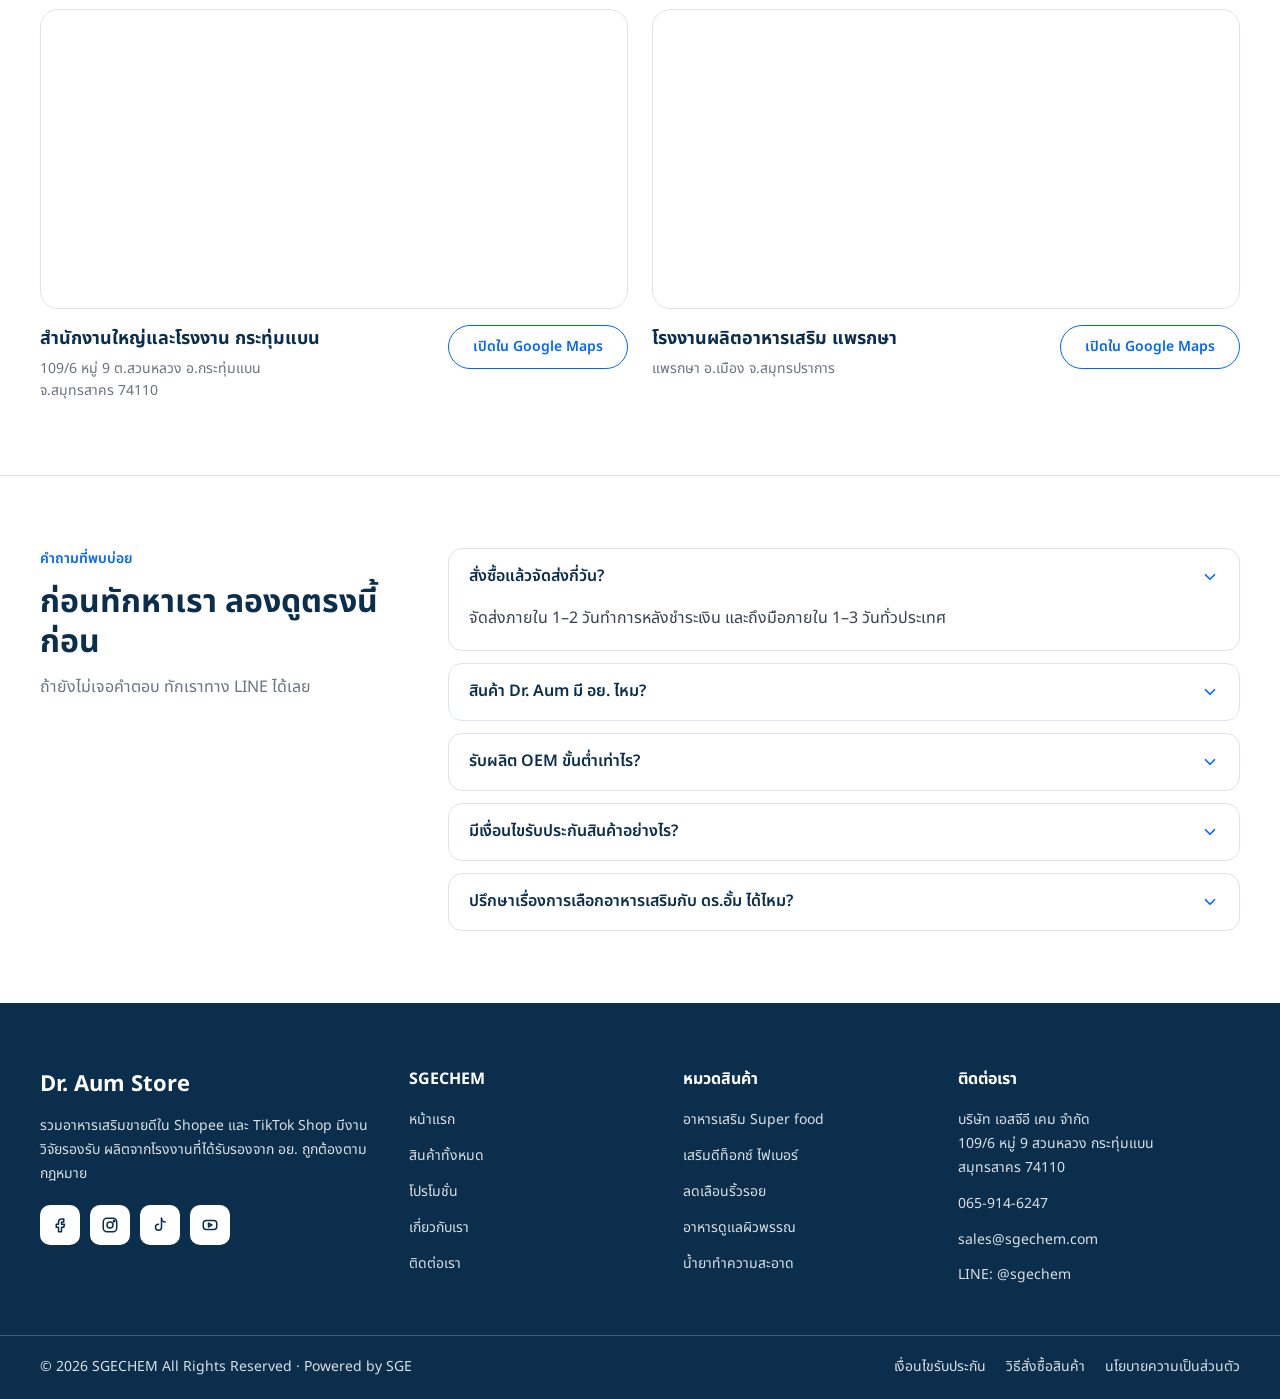
<file: def/contact.html>
<!doctype html>
<html lang="th">
<head>
  <meta charset="utf-8">
  <meta name="viewport" content="width=device-width, initial-scale=1">
  <title>ติดต่อเรา – Dr. Aum / SGE Chem</title>
  <meta name="description" content="Dr. Aum Store ผลิตภัณฑ์เสริมอาหารจากงานวิจัย โดย ดร. วสุวัชร วงษ์จันทร์ ผลิตจากโรงงานมาตรฐาน อย. GMP GHPs HACCP – SGE Chem">
  <link rel="icon" href="images/dr-aum-logo.png">
  <link rel="stylesheet" href="styles.css">
  <style>
    details { background: #FFFFFF; border: 1px solid #DCE4EC; border-radius: 14px; padding: 0 20px; }
    summary { cursor: pointer; list-style: none; display: flex; justify-content: space-between; align-items: center; gap: 16px; min-height: 56px; font-weight: 600; font-size: 16px; color: var(--navy-800); }
    summary::-webkit-details-marker { display: none; }
    details p { padding: 0 0 18px; font-size: 16px; line-height: 1.7; color: var(--text-body); }
    @media (max-width: 768px) {
      summary { font-size: 14px; }
      details p { font-size: 14px; }
    }
  </style>
</head>
<body>
<div class="site-wrapper">

  <!-- Original Header (Full-width bg, 1200px content) -->
  <header class="orig-header">
    <div class="orig-header-top">
      <a href="HOME.html" class="orig-logo" aria-label="SGE CHEM">
        <img src="images/sge-chem-logo.png" alt="SGE CHEM">
      </a>

      <form class="orig-search" action="HOME.html">
        <input type="search" placeholder="ค้นหาสินค้า" aria-label="ค้นหาสินค้า">
        <button type="submit" aria-label="ค้นหา">
          <svg width="18" height="18" viewBox="0 0 24 24" fill="none" stroke="currentColor" stroke-width="2.2" stroke-linecap="round"><circle cx="11" cy="11" r="7"/><path d="M20 20l-3.5-3.5"/></svg>
        </button>
      </form>

      <div class="orig-header-icons">
        <button type="button" class="orig-icon-btn" aria-label="บัญชีของฉัน">
          <svg width="24" height="24" viewBox="0 0 24 24" fill="none" stroke="currentColor" stroke-width="1.8" stroke-linecap="round"><circle cx="12" cy="12" r="9"/><circle cx="12" cy="9.5" r="3"/><path d="M6.5 18.5c1.4-2.3 3.3-3.5 5.5-3.5s4.1 1.2 5.5 3.5"/></svg>
        </button>
        <a href="HOME.html#best-seller" class="orig-icon-btn" aria-label="ตะกร้าสินค้า">
          <svg width="24" height="24" viewBox="0 0 24 24" fill="none" stroke="currentColor" stroke-width="1.9" stroke-linecap="round" stroke-linejoin="round"><path d="M2.5 4h3l2.2 10.5h11.3l2-8H6.2"/><path d="M7.7 14.5a2 2 0 0 0 0 4h11.3"/><circle cx="9.5" cy="20.5" r="1.5"/><circle cx="17" cy="20.5" r="1.5"/></svg>
          <span class="orig-cart-dot">0</span>
        </a>
      </div>
    </div>

    <div class="orig-header-nav-wrap">
      <nav class="orig-header-nav" aria-label="เมนูหลัก">
        <a href="HOME.html">หน้าแรก</a>
        <a href="HOME.html#highlight-products">
          <svg width="16" height="16" viewBox="0 0 24 24" fill="none" stroke="currentColor" stroke-width="2"><rect x="3" y="3" width="7" height="7" rx="1"/><rect x="14" y="3" width="7" height="7" rx="1"/><rect x="3" y="14" width="7" height="7" rx="1"/><rect x="14" y="14" width="7" height="7" rx="1"/></svg>
          <span>สินค้าทั้งหมด</span>
          <span class="orig-hot-pill">HOT</span>
        </a>
        <a href="about.html#factory">โรงงาน OEM</a>
        <a href="HOME.html#articles">บทความ</a>
        <a href="contact.html" class="active">ติดต่อเรา</a>
        <a href="about.html">เกี่ยวกับเรา</a>
      </nav>
    </div>
  </header>

  <main>
    <!-- Hero (Full-width #EAF3FC bg, 1200px content) -->
    <section class="sec-block sec-padded-bottom" style="background:#EAF3FC">
      <div class="container" style="display:flex;flex-direction:column;gap:16px">
        <nav aria-label="breadcrumb" style="font-size:14px;color:var(--text-muted);display:flex;gap:8px">
          <a href="HOME.html" style="color:var(--text-muted)">หน้าแรก</a><span>/</span><span>ติดต่อเรา</span>
        </nav>
        <p class="eyebrow-plain">ติดต่อเรา · Get in touch</p>
        <h1 class="headbanner-title" style="font-size:44px;line-height:1.15;font-weight:700;color:var(--navy-800);max-width:760px">มีคำถามเรื่องสินค้า สั่งซื้อจำนวนมาก<br>หรือสนใจผลิต OEM? คุยกับเราได้เลย</h1>
        <p style="font-size:18px;line-height:1.7;color:var(--text-body);max-width:640px">
          ทีมงานและนักวิทยาศาสตร์ของเราพร้อมตอบทุกคำถาม ตอบไวที่สุดทาง LINE Official ภายในเวลาทำการ
        </p>
      </div>
    </section>

    <!-- Action Channels (4 Cards: 4 cols on PC, 1/2 on MB) -->
    <section class="sec-block">
      <div class="container">
        <div class="contact-channels-head">
          <h2 class="sec-title">ติดต่อเรา</h2>
          <span class="contact-channels-line"></span>
          <p style="font-size:16px;color:var(--text-body)">สอบถามข้อมูลเพิ่มเติมหรือปรึกษาก่อนตัดสินใจ เราจะรีบตอบกลับโดยเร็วที่สุด</p>
        </div>

        <div class="contact-channel-grid-4">
          <!-- 1. ติดต่อเซลล์ (LINE) -->
          <div class="contact-channel-card">
            <div class="contact-channel-icon">
              <svg width="46" height="46" viewBox="0 0 48 48" fill="none" aria-hidden="true">
                <rect x="4" y="4" width="40" height="40" rx="10" fill="var(--blue-primary)"/>
                <path d="M24 13C16.8 13 11 17.6 11 23.2c0 5 4.4 9.2 10.4 10 .4.1.9.3 1.1.7.1.4.1.9 0 1.3l-.4 2.2c-.1.5.4.9.9.6l4.9-3.3c.7-.5 1.5-.6 2.3-.5 4.4-.9 6.8-4.7 6.8-11 0-5.6-5.8-10.2-13-10.2z" fill="#FFFFFF"/>
                <text x="24" y="26" text-anchor="middle" fill="var(--blue-primary)" font-size="8" font-weight="700">LINE</text>
              </svg>
            </div>
            <h3>ติดต่อเซลล์</h3>
            <p>สอบถามเซลล์<br>@sgechem</p>
            <a href="https://lin.ee/krFaUpF" class="contact-channel-btn primary">แชทหาเรา</a>
          </div>

          <!-- 2. โชว์รูม / โรงงาน -->
          <div class="contact-channel-card">
            <div class="contact-channel-icon">
              <svg width="44" height="44" viewBox="0 0 24 24" fill="var(--blue-primary)" aria-hidden="true">
                <path d="M12 2C8.13 2 5 5.13 5 9c0 5.25 7 13 7 13s7-7.75 7-13c0-3.87-3.13-7-7-7zm0 9.5a2.5 2.5 0 110-5 2.5 2.5 0 010 5z"/>
              </svg>
            </div>
            <h3>โชว์รูม / โรงงาน</h3>
            <p>109/6 หมู่ 9 สวนหลวง<br>กระทุ่มแบน สมุทรสาคร</p>
            <a href="https://goo.gl/maps/JDWuJmeuL3miJp6N9" class="contact-channel-btn">ดูแผนที่</a>
          </div>

          <!-- 3. เบอร์โทร -->
          <div class="contact-channel-card">
            <div class="contact-channel-icon">
              <svg width="42" height="42" viewBox="0 0 24 24" fill="var(--blue-primary)" aria-hidden="true">
                <path d="M6.62 10.79a15.05 15.05 0 006.59 6.59l2.2-2.2a1 1 0 011.01-.24c1.12.37 2.33.57 3.58.57a1 1 0 011 1V20a1 1 0 01-1 1A17 17 0 013 4a1 1 0 011-1h3.5a1 1 0 011 1c0 1.25.2 2.46.57 3.58a1 1 0 01-.25 1.01l-2.2 2.2z"/>
              </svg>
            </div>
            <h3>เบอร์โทร</h3>
            <p>สอบถามด่วน<br>065-914-6247</p>
            <a href="tel:+66659146247" class="contact-channel-btn">โทรหาเรา</a>
          </div>

          <!-- 4. อีเมล -->
          <div class="contact-channel-card">
            <div class="contact-channel-icon">
              <svg width="44" height="44" viewBox="0 0 24 24" fill="var(--blue-primary)" aria-hidden="true">
                <path d="M20 4H4a2 2 0 00-2 2v12a2 2 0 002 2h16a2 2 0 002-2V6a2 2 0 00-2-2zm0 4.2l-8 5-8-5V6l8 5 8-5v2.2z"/>
              </svg>
            </div>
            <h3>อีเมล</h3>
            <p>ติดต่อผ่านอีเมล<br>sales@sgechem.com</p>
            <a href="mailto:sales@sgechem.com" class="contact-channel-btn">ส่งเมล</a>
          </div>
        </div>
      </div>
    </section>

    <!-- Hours + Quick Help (3 cols on PC, 1/1 on MB, padded bottom before bordered Locations) -->
    <section class="sec-block sec-padded-bottom">
      <div class="container grid-3-to-1">
        <div style="background:var(--navy-800);color:#FFFFFF;border-radius:24px;padding:32px;display:flex;flex-direction:column;gap:18px">
          <h2 style="font-size:22px;font-weight:700">เวลาทำการ</h2>
          <dl style="margin:0;display:grid;grid-template-columns:auto 1fr;gap:10px 20px;font-size:16px">
            <dt style="color:#8FA9C2">จันทร์ – ศุกร์</dt><dd style="margin:0;font-weight:500">9:00 – 20:00 น.</dd>
            <dt style="color:#8FA9C2">เสาร์</dt><dd style="margin:0;font-weight:500">9:00 – 17:00 น.</dd>
            <dt style="color:#8FA9C2">อาทิตย์ · นักขัตฤกษ์</dt><dd style="margin:0;font-weight:500">ปิดทำการ</dd>
          </dl>
          <p style="font-size:14px;color:#A9BCCF;line-height:1.6">Monday – Friday 9:00 AM – 8:00 PM · Closed on Sunday and public holidays</p>
        </div>
        <div style="background:#FFFFFF;border:1px solid #DCE4EC;border-radius:24px;padding:32px;display:flex;flex-direction:column;gap:14px">
          <span style="width:46px;height:46px;border-radius:12px;background:#EAF3FC;display:flex;align-items:center;justify-content:center">
            <svg aria-hidden="true" width="24" height="24" viewBox="0 0 24 24" fill="none" stroke="#0B2E4C" stroke-width="2" stroke-linecap="round" stroke-linejoin="round"><path d="M9 3h6v5l4 8a3 3 0 01-3 4H8a3 3 0 01-3-4l4-8z"/><path d="M8 14h8"/></svg>
          </span>
          <h2 style="font-size:20px;font-weight:700;color:var(--navy-800)">สนใจผลิต OEM / ODM</h2>
          <p style="font-size:14px;line-height:1.7;color:var(--text-muted)">อาหารเสริม เครื่องสำอาง เจลแอลกอฮอล์ น้ำยาทำความสะอาด ส่งรายละเอียดสินค้าและปริมาณที่ต้องการ รับใบเสนอราคาใน 1–2 วันทำการ</p>
          <a class="btn btn-primary" href="mailto:sales@sgechem.com" style="align-self:flex-start;margin-top:auto">ขอใบเสนอราคา OEM</a>
        </div>
        <div style="background:#FFFFFF;border:1px solid #DCE4EC;border-radius:24px;padding:32px;display:flex;flex-direction:column;gap:14px">
          <span style="width:46px;height:46px;border-radius:12px;background:#EAF3FC;display:flex;align-items:center;justify-content:center">
            <svg aria-hidden="true" width="24" height="24" viewBox="0 0 24 24" fill="none" stroke="#0B2E4C" stroke-width="2" stroke-linecap="round" stroke-linejoin="round"><circle cx="12" cy="8" r="4"/><path d="M4 21c0-4 4-6 8-6s8 2 8 6"/></svg>
          </span>
          <h2 style="font-size:20px;font-weight:700;color:var(--navy-800)">ตัวแทนจำหน่าย / ขายส่ง</h2>
          <p style="font-size:14px;line-height:1.7;color:var(--text-muted)">ร้านค้า คลินิก ฟิตเนส หรือผู้ขายออนไลน์ที่ต้องการนำสินค้า Dr. Aum ไปจำหน่าย ทักมาคุยเงื่อนไขราคาส่งได้เลย</p>
          <a class="btn btn-outline" href="https://lin.ee/krFaUpF" style="align-self:flex-start;margin-top:auto">คุยเรื่องขายส่งทาง LINE</a>
        </div>
      </div>
    </section>

    <!-- Locations (Embedded Google Maps, 1/1 on MB, 32px top/bottom padding on MB) -->
    <section id="locations" class="sec-block sec-padded-bottom" style="background:#FFFFFF;border-top:1px solid #DCE4EC;border-bottom:1px solid #DCE4EC">
      <div class="container" style="display:flex;flex-direction:column;gap:32px">
        <div style="display:flex;flex-direction:column;gap:10px">
          <p class="eyebrow-plain">แผนที่</p>
          <h2 class="sec-title">สำนักงานและโรงงานของเรา</h2>
        </div>
        <div class="grid-2-to-1">
          <div style="display:flex;flex-direction:column;gap:16px">
            <div style="height:300px;border-radius:18px;overflow:hidden;padding:0;border:1px solid #DCE4EC">
              <iframe
                title="แผนที่ สำนักงานใหญ่และโรงงาน กระทุ่มแบน"
                src="https://www.google.com/maps?q=109/6+%E0%B8%AB%E0%B8%A1%E0%B8%B9%E0%B9%88+9+%E0%B8%95.%E0%B8%AA%E0%B8%A7%E0%B8%99%E0%B8%AB%E0%B8%A5%E0%B8%A7%E0%B8%87+%E0%B8%AD.%E0%B8%81%E0%B8%A3%E0%B8%B0%E0%B8%97%E0%B8%B8%E0%B9%88%E0%B8%A1%E0%B9%81%E0%B8%9A%E0%B8%99+%E0%B8%88.%E0%B8%AA%E0%B8%A1%E0%B8%B8%E0%B8%97%E0%B8%A3%E0%B8%AA%E0%B8%B2%E0%B8%84%E0%B8%A3+74110&output=embed"
                width="100%"
                height="100%"
                style="border:0;display:block"
                allowfullscreen=""
                loading="lazy"
                referrerpolicy="no-referrer-when-downgrade"></iframe>
            </div>
            <div style="display:flex;justify-content:space-between;gap:16px;flex-wrap:wrap;align-items:flex-start">
              <div style="display:flex;flex-direction:column;gap:4px">
                <h3 style="font-size:18px;font-weight:700;color:var(--navy-800)">สำนักงานใหญ่และโรงงาน กระทุ่มแบน</h3>
                <p style="font-size:14px;line-height:1.6;color:var(--text-muted)">109/6 หมู่ 9 ต.สวนหลวง อ.กระทุ่มแบน<br>จ.สมุทรสาคร 74110</p>
              </div>
              <a class="btn btn-outline" href="https://goo.gl/maps/JDWuJmeuL3miJp6N9">เปิดใน Google Maps</a>
            </div>
          </div>
          <div style="display:flex;flex-direction:column;gap:16px">
            <div style="height:300px;border-radius:18px;overflow:hidden;padding:0;border:1px solid #DCE4EC">
              <iframe
                title="แผนที่ โรงงานผลิตอาหารเสริม แพรกษา"
                src="https://www.google.com/maps?q=%E0%B9%81%E0%B8%9E%E0%B8%A3%E0%B8%81%E0%B8%A9%E0%B8%B2+%E0%B8%AD.%E0%B9%80%E0%B8%A1%E0%B8%B7%E0%B8%AD%E0%B8%87+%E0%B8%88.%E0%B8%AA%E0%B8%A1%E0%B8%B8%E0%B8%97%E0%B8%A3%E0%B8%9B%E0%B8%A3%E0%B8%B2%E0%B8%81%E0%B8%B2%E0%B8%A3&output=embed"
                width="100%"
                height="100%"
                style="border:0;display:block"
                allowfullscreen=""
                loading="lazy"
                referrerpolicy="no-referrer-when-downgrade"></iframe>
            </div>
            <div style="display:flex;justify-content:space-between;gap:16px;flex-wrap:wrap;align-items:flex-start">
              <div style="display:flex;flex-direction:column;gap:4px">
                <h3 style="font-size:18px;font-weight:700;color:var(--navy-800)">โรงงานผลิตอาหารเสริม แพรกษา</h3>
                <p style="font-size:14px;line-height:1.6;color:var(--text-muted)">แพรกษา อ.เมือง จ.สมุทรปราการ</p>
              </div>
              <a class="btn btn-outline" href="https://goo.gl/maps/ykkjPfbApu5EmdH36">เปิดใน Google Maps</a>
            </div>
          </div>
        </div>
      </div>
    </section>

    <!-- FAQ -->
    <section class="sec-block">
      <div class="container" style="display:flex;flex-wrap:wrap;gap:48px">
        <div style="flex:0 1 360px;min-width:260px;display:flex;flex-direction:column;gap:12px">
          <p class="eyebrow-plain">คำถามที่พบบ่อย</p>
          <h2 class="sec-title">ก่อนทักหาเรา ลองดูตรงนี้ก่อน</h2>
          <p style="font-size:16px;line-height:1.7;color:var(--text-muted)">ถ้ายังไม่เจอคำตอบ ทักเราทาง LINE ได้เลย</p>
        </div>
        <div style="flex:1 1 560px;min-width:0;display:flex;flex-direction:column;gap:12px">
          <details open><summary>สั่งซื้อแล้วจัดส่งกี่วัน?<svg aria-hidden="true" width="18" height="18" viewBox="0 0 24 24" fill="none" stroke="#0066FF" stroke-width="2.2" stroke-linecap="round" stroke-linejoin="round"><path d="M6 9l6 6 6-6"/></svg></summary><p>จัดส่งภายใน 1–2 วันทำการหลังชำระเงิน และถึงมือภายใน 1–3 วันทั่วประเทศ</p></details>
          <details><summary>สินค้า Dr. Aum มี อย. ไหม?<svg aria-hidden="true" width="18" height="18" viewBox="0 0 24 24" fill="none" stroke="#0066FF" stroke-width="2.2" stroke-linecap="round" stroke-linejoin="round"><path d="M6 9l6 6 6-6"/></svg></summary><p>มีครบทุกรายการ ผลิตจากโรงงานของเราเองที่ผ่านมาตรฐาน อย. GMP GHPs และ HACCP เลข อย. ระบุอยู่บนฉลากสินค้าทุกชิ้น</p></details>
          <details><summary>รับผลิต OEM ขั้นต่ำเท่าไร?<svg aria-hidden="true" width="18" height="18" viewBox="0 0 24 24" fill="none" stroke="#0066FF" stroke-width="2.2" stroke-linecap="round" stroke-linejoin="round"><path d="M6 9l6 6 6-6"/></svg></summary><p>ขึ้นอยู่กับประเภทสินค้าและบรรจุภัณฑ์ ทัก LINE หรือส่งอีเมลให้ทีมงานส่งใบเสนอราคาให้ภายใน 1–2 วันทำการ</p></details>
          <details><summary>มีเงื่อนไขรับประกันสินค้าอย่างไร?<svg aria-hidden="true" width="18" height="18" viewBox="0 0 24 24" fill="none" stroke="#0066FF" stroke-width="2.2" stroke-linecap="round" stroke-linejoin="round"><path d="M6 9l6 6 6-6"/></svg></summary><p>หากสินค้าชำรุดจากการขนส่งหรือผิดรายการ แจ้งภายใน 7 วันพร้อมภาพถ่าย เราเปลี่ยนให้ใหม่โดยไม่มีค่าใช้จ่าย</p></details>
          <details><summary>ปรึกษาเรื่องการเลือกอาหารเสริมกับ ดร.อั้ม ได้ไหม?<svg aria-hidden="true" width="18" height="18" viewBox="0 0 24 24" fill="none" stroke="#0066FF" stroke-width="2.2" stroke-linecap="round" stroke-linejoin="round"><path d="M6 9l6 6 6-6"/></svg></summary><p>ได้ครับ ทักมาทาง LINE แล้วเล่าเป้าหมายสุขภาพของคุณ ทีมงานและ ดร.อั้ม จะช่วยแนะนำผลิตภัณฑ์ที่เหมาะสม โดยไม่มีค่าใช้จ่าย</p></details>
        </div>
      </div>
    </section>
  </main>

  <!-- Original Footer (Full-width bg, 1200px content) -->
  <footer class="orig-footer">
    <div class="orig-footer-main">
      <div class="orig-footer-col">
        <span style="font-size:22px;font-weight:700;color:#FFFFFF">Dr. Aum Store</span>
        <p>รวมอาหารเสริมขายดีใน Shopee และ TikTok Shop มีงานวิจัยรองรับ ผลิตจากโรงงานที่ได้รับรองจาก อย. ถูกต้องตามกฎหมาย</p>
        <div class="orig-social-row">
          <a href="https://www.facebook.com/draumphd" class="orig-social-btn" aria-label="Facebook">
            <svg width="18" height="18" viewBox="0 0 24 24" fill="none" stroke="currentColor" stroke-width="2" stroke-linecap="round" stroke-linejoin="round"><path d="M14 8h3V4h-3a4 4 0 00-4 4v3H7v4h3v6h4v-6h3l1-4h-4V8z"/></svg>
          </a>
          <a href="https://www.instagram.com/draumphd/" class="orig-social-btn" aria-label="Instagram">
            <svg width="18" height="18" viewBox="0 0 24 24" fill="none" stroke="currentColor" stroke-width="2" stroke-linecap="round" stroke-linejoin="round"><rect x="3" y="3" width="18" height="18" rx="5"/><circle cx="12" cy="12" r="4"/><circle cx="17.5" cy="6.5" r="1"/></svg>
          </a>
          <a href="https://www.tiktok.com/@draumphd" class="orig-social-btn" aria-label="TikTok">
            <svg width="18" height="18" viewBox="0 0 24 24" fill="none" stroke="currentColor" stroke-width="2" stroke-linecap="round" stroke-linejoin="round"><path d="M14 3v12a4 4 0 11-4-4"/><path d="M14 3c0 3 2.5 5 5 5"/></svg>
          </a>
          <a href="https://www.youtube.com/@draumphd" class="orig-social-btn" aria-label="YouTube">
            <svg width="18" height="18" viewBox="0 0 24 24" fill="none" stroke="currentColor" stroke-width="2" stroke-linecap="round" stroke-linejoin="round"><rect x="3" y="6" width="18" height="12" rx="4"/><path d="M10 9.5v5l4.5-2.5z"/></svg>
          </a>
        </div>
      </div>
      <div class="orig-footer-col">
        <h4>SGECHEM</h4>
        <a href="HOME.html">หน้าแรก</a>
        <a href="HOME.html#highlight-products">สินค้าทั้งหมด</a>
        <a href="HOME.html#best-seller">โปรโมชั่น</a>
        <a href="about.html">เกี่ยวกับเรา</a>
        <a href="contact.html">ติดต่อเรา</a>
      </div>
      <div class="orig-footer-col">
        <h4>หมวดสินค้า</h4>
        <a href="HOME.html#cat-superfood">อาหารเสริม Super food</a>
        <a href="HOME.html#cat-detox">เสริมดีท็อกซ์ ไฟเบอร์</a>
        <a href="HOME.html#cat-antiaging">ลดเลือนริ้วรอย</a>
        <a href="HOME.html#cat-supplement">อาหารดูแลผิวพรรณ</a>
        <a href="contact.html">น้ำยาทำความสะอาด</a>
      </div>
      <div class="orig-footer-col">
        <h4>ติดต่อเรา</h4>
        <p>บริษัท เอสจีอี เคม จำกัด<br>109/6 หมู่ 9 สวนหลวง กระทุ่มแบน<br>สมุทรสาคร 74110</p>
        <a href="tel:+66659146247">065-914-6247</a>
        <a href="mailto:sales@sgechem.com">sales@sgechem.com</a>
        <a href="https://lin.ee/krFaUpF">LINE: @sgechem</a>
      </div>
    </div>
    <div class="orig-footer-bottom-wrap">
      <div class="orig-footer-bottom">
        <span>© 2026 SGECHEM All Rights Reserved · Powered by SGE</span>
        <div style="display:flex;gap:20px;flex-wrap:wrap">
          <a href="contact.html">เงื่อนไขรับประกัน</a>
          <a href="contact.html">วิธีสั่งซื้อสินค้า</a>
          <a href="contact.html">นโยบายความเป็นส่วนตัว</a>
        </div>
      </div>
    </div>
  </footer>

</div>
</body>
</html>
</file>
<file: styles.css>
@import url('https://fonts.googleapis.com/css2?family=Noto+Sans+Thai:wght@300;400;500;600;700&display=swap');

:root {
  --bg-page: #FFFFFF;
  --bg-soft: #EAF3FF;
  --bg-ice: #DCEBFA;
  --navy-900: #071E33;
  --navy-800: #0B2E4C;
  --blue-primary: #0066FF;
  --blue-600: #0052CC;
  --blue-500: #1F7AE0;
  --text-main: #111827;
  --text-body: #374151;
  --text-muted: #6B7280;
  --border-light: #E5E7EB;
  --border-blue: #D4E4F7;
  --shadow-card: 0 6px 24px rgba(11, 46, 76, 0.06);
  --shadow-hover: 0 12px 32px rgba(11, 46, 76, 0.12);
}

*, *::before, *::after {
  box-sizing: border-box;
  font-family: 'Noto Sans Thai', sans-serif !important;
}

html {
  scroll-behavior: smooth;
  font-family: 'Noto Sans Thai', sans-serif;
  font-size: 16px;
}

body {
  margin: 0;
  padding: 0;
  background-color: var(--bg-page);
  color: var(--text-main);
  font-family: 'Noto Sans Thai', sans-serif;
  font-size: 16px;
  line-height: 1.6;
  -webkit-font-smoothing: antialiased;
  overflow-x: hidden;
}

h1, h2, h3, h4, h5, h6, p, span, a, button, input, select, textarea, li, dt, dd, blockquote, summary {
  font-family: 'Noto Sans Thai', sans-serif;
  margin: 0;
}

a {
  color: var(--blue-primary);
  text-decoration: none;
  transition: all 0.2s ease;
}

a:hover {
  color: var(--blue-600);
}

img {
  max-width: 100%;
  display: block;
}

.site-wrapper {
  width: 100%;
  min-height: 100vh;
  display: flex;
  flex-direction: column;
}

/* ==========================================================================
   FULL-WIDTH BG + 1200PX INNER CONTAINER + TOP-ONLY PADDING
   ========================================================================== */
.container {
  width: 100%;
  max-width: 1200px;
  margin: 0 auto;
}

.sec-block {
  width: 100%;
  padding-top: 72px;
  padding-bottom: 0;
}

.sec-block.sec-padded-bottom {
  padding-bottom: 72px;
}

.sec-blue-bg {
  width: 100%;
  background-color: #E7F2FE;
  padding-top: 72px;
  padding-bottom: 72px;
}

.sec-highlight-bg {
  width: 100%;
  background-color: #F5FCFF;
  margin-top: 72px;
  padding-top: 72px;
  padding-bottom: 72px;
}

/* ==========================================================================
   ORIGINAL HEADER DESIGN
   ========================================================================== */
.orig-header {
  width: 100%;
  background: #FFFFFF;
  position: sticky;
  top: 0;
  z-index: 100;
  border-bottom: 1px solid #EAEAEA;
}

.orig-header-top {
  max-width: 1200px;
  margin: 0 auto;
  min-height: 68px;
  display: flex;
  align-items: center;
  justify-content: space-between;
  gap: 24px;
}

.orig-logo img {
  height: 28px;
  width: auto;
  object-fit: contain;
}

.orig-search {
  flex: 1;
  max-width: 480px;
  position: relative;
}

.orig-search input {
  width: 100%;
  height: 40px;
  padding: 0 44px 0 20px;
  border-radius: 999px;
  border: 1px solid #E5E7EB;
  background: #FAFAFA;
  font-size: 14px;
  color: var(--text-main);
}

.orig-search input:focus {
  outline: none;
  border-color: var(--blue-primary);
  background: #FFFFFF;
}

.orig-search button {
  position: absolute;
  right: 12px;
  top: 50%;
  transform: translateY(-50%);
  border: none;
  background: transparent;
  color: var(--blue-primary);
  cursor: pointer;
  padding: 0;
  display: flex;
  align-items: center;
  justify-content: center;
}

.orig-header-icons {
  display: flex;
  align-items: center;
  gap: 16px;
}

.orig-icon-btn {
  border: none;
  background: transparent;
  color: #111827;
  cursor: pointer;
  position: relative;
  padding: 4px;
  display: inline-flex;
  align-items: center;
  justify-content: center;
}

.orig-cart-dot {
  position: absolute;
  top: -2px;
  right: -4px;
  background: var(--blue-primary);
  color: #FFFFFF;
  font-size: 14px;
  font-weight: 700;
  min-width: 18px;
  height: 18px;
  padding: 0 4px;
  border-radius: 999px;
  display: inline-flex;
  align-items: center;
  justify-content: center;
  line-height: 1;
}

.orig-header-nav-wrap {
  width: 100%;
  border-top: 1px solid #F0F0F0;
  background: #FFFFFF;
}

.orig-header-nav {
  max-width: 1200px;
  margin: 0 auto;
  display: flex;
  align-items: center;
  justify-content: center;
  gap: 44px;
  min-height: 48px;
}

.orig-header-nav a {
  position: relative;
  color: #111827;
  font-size: 14px;
  font-weight: 500;
  height: 48px;
  display: inline-flex;
  align-items: center;
  gap: 6px;
}

.orig-header-nav a.active {
  font-weight: 600;
}

.orig-header-nav a.active::before {
  content: "";
  position: absolute;
  top: -1px;
  left: -12px;
  right: -12px;
  height: 2px;
  background: var(--blue-primary);
}

.orig-hot-pill {
  background: #FF2E7E;
  color: #FFFFFF;
  font-size: 14px;
  font-weight: 700;
  padding: 0 8px;
  border-radius: 999px;
  line-height: 1.4;
}

/* ==========================================================================
   PLAIN EYEBROW TEXT (NO BOX, NO BORDER, NO PILL)
   ========================================================================== */
.eyebrow-plain {
  font-size: 14px;
  font-weight: 600;
  color: var(--blue-primary);
  background: transparent !important;
  border: none !important;
  padding: 0 !important;
  border-radius: 0 !important;
  display: block;
}

.sec-title {
  font-size: 32px;
  line-height: 1.25;
  font-weight: 700;
  color: var(--navy-800);
}

/* ==========================================================================
   BUTTONS (CENTERED TEXT INCLUDING .btn-gray-pill)
   ========================================================================== */
.btn {
  display: inline-flex;
  align-items: center;
  justify-content: center;
  gap: 8px;
  min-height: 44px;
  padding: 0 24px;
  border-radius: 999px;
  font-size: 14px;
  font-weight: 600;
  line-height: 1;
  text-align: center;
  border: 1.5px solid transparent;
  cursor: pointer;
  transition: all 0.2s ease;
  white-space: nowrap;
}

.btn-primary {
  background: var(--blue-primary);
  color: #FFFFFF;
}

.btn-primary:hover {
  background: var(--blue-600);
  color: #FFFFFF;
}

.btn-outline {
  background: #FFFFFF;
  color: var(--blue-primary);
  border-color: var(--blue-primary);
}

.btn-outline:hover {
  background: var(--bg-soft);
  color: var(--blue-600);
}

.btn-white {
  background: #FFFFFF;
  color: var(--blue-primary);
}

.btn-white:hover {
  background: #F0F7FF;
  color: var(--blue-600);
}

.btn-gray-pill {
  display: inline-flex;
  align-items: center;
  justify-content: center;
  background: #FFFFFF;
  color: var(--blue-primary);
  border: 1.5px solid var(--blue-primary);
  min-height: 44px;
  padding: 0 28px;
  font-size: 14px;
  font-weight: 600;
  line-height: 1;
  text-align: center;
  border-radius: 999px;
  transition: all 0.2s ease;
}

.btn-gray-pill:hover {
  background: var(--bg-soft);
  color: var(--blue-600);
}

/* ==========================================================================
   HEADBANNER (FULL-WIDTH, CLEAN LEFT BG + RIGHT PRODUCT/DR.AUM ZONE)
   ========================================================================== */
.headbanner-full {
  width: 100%;
  background-image: url('images/headbanner-full.png');
  background-size: cover;
  background-position: center center;
  background-repeat: no-repeat;
  min-height: 520px;
  display: flex;
  align-items: center;
  position: relative;
}

.headbanner-inner {
  width: 100%;
  max-width: 1200px;
  margin: 0 auto;
  padding: 64px 0;
  display: flex;
  align-items: center;
}

.headbanner-text-col {
  max-width: 480px;
  display: flex;
  flex-direction: column;
  gap: 18px;
}

.headbanner-title {
  font-size: 44px;
  line-height: 1.2;
  font-weight: 700;
  color: #111827;
}

.headbanner-title span {
  color: var(--blue-primary);
}

.headbanner-sub {
  font-size: 16px;
  line-height: 1.65;
  color: #374151;
}

.headbanner-checks {
  list-style: none;
  padding: 0;
  margin: 4px 0;
  display: flex;
  flex-direction: column;
  gap: 10px;
}

.headbanner-checks li {
  display: flex;
  align-items: center;
  gap: 10px;
  font-size: 16px;
  font-weight: 500;
  color: #111827;
}

.pink-check {
  width: 20px;
  height: 20px;
  border-radius: 50%;
  background: #FA2A7A;
  color: #FFFFFF;
  display: inline-flex;
  align-items: center;
  justify-content: center;
  flex-shrink: 0;
}

.headbanner-actions {
  display: flex;
  align-items: center;
  gap: 12px;
  margin-top: 8px;
}

.headbanner-mobile-img {
  display: none;
}

/* ==========================================================================
   PRODUCT CATEGORIES (6 ITEMS)
   ========================================================================== */
.cat-grid-6 {
  display: grid;
  grid-template-columns: repeat(6, minmax(0, 1fr));
  gap: 16px;
}

.cat-card {
  background: #FFFFFF;
  border: 1px solid #F0F2F5;
  border-radius: 20px;
  padding: 24px 12px;
  display: flex;
  flex-direction: column;
  align-items: center;
  text-align: center;
  gap: 8px;
  box-shadow: var(--shadow-card);
  transition: all 0.2s ease;
}

.cat-card:hover {
  transform: translateY(-4px);
  box-shadow: var(--shadow-hover);
  border-color: var(--border-blue);
}

.cat-icon-box {
  width: 84px;
  height: 84px;
  display: flex;
  align-items: center;
  justify-content: center;
}

.cat-icon-box img {
  width: 100%;
  height: 100%;
  object-fit: contain;
}

.cat-card h3 {
  font-size: 16px;
  font-weight: 700;
  color: #111827;
}

.cat-card span {
  font-size: 14px;
  color: #9CA3AF;
}

/* ==========================================================================
   OEM BANNER
   ========================================================================== */
.oem-banner-card {
  background: #FFFFFF;
  border: 1px solid #EEF2F6;
  border-radius: 24px;
  padding: 16px;
  display: grid;
  grid-template-columns: 1.15fr 1fr;
  align-items: center;
  box-shadow: var(--shadow-card);
  overflow: hidden;
}

.oem-banner-img {
  width: 100%;
  height: 100%;
  min-height: 280px;
  border-radius: 18px;
  overflow: hidden;
}

.oem-banner-img img {
  width: 100%;
  height: 100%;
  object-fit: cover;
  display: block;
}

.oem-banner-body {
  padding: 24px 32px;
  display: flex;
  flex-direction: column;
  align-items: center;
  text-align: center;
  gap: 10px;
}

.oem-blue-banner {
  background: var(--blue-primary);
  color: #FFFFFF;
  border-radius: 28px;
  padding: 56px;
  display: flex;
  align-items: center;
  justify-content: space-between;
  gap: 32px;
  flex-wrap: wrap;
}

/* ==========================================================================
   CATEGORY SHOWCASE BANNER (RIGHT IMAGE 100% FULL CONTAINER)
   ========================================================================== */
.cat-showcase-banner {
  background: #FFFFFF;
  border: 1px solid #EEF2F6;
  border-radius: 24px;
  padding: 0 0 0 40px;
  min-height: 148px;
  display: flex;
  align-items: stretch;
  justify-content: space-between;
  gap: 24px;
  margin-bottom: 24px;
  box-shadow: var(--shadow-card);
  overflow: hidden;
}

.cat-showcase-text {
  display: flex;
  flex-direction: column;
  justify-content: center;
  gap: 4px;
  padding: 24px 0;
}

.cat-showcase-text h3 {
  font-size: 32px;
  font-weight: 700;
  color: var(--blue-primary);
  line-height: 1.2;
}

.cat-showcase-text p {
  font-size: 22px;
  font-weight: 700;
  color: #111827;
}

.cat-showcase-img {
  width: 52%;
  max-width: 580px;
  margin: 0;
  padding: 0;
  flex-shrink: 0;
  overflow: hidden;
}

.cat-showcase-img img {
  width: 100%;
  height: 100%;
  object-fit: cover;
  object-position: right center;
  display: block;
}

/* ==========================================================================
   PRODUCT CARDS (4 COLUMNS + INTERACTIVE - 1 + & ADD TO CART)
   ========================================================================== */
.product-grid-4 {
  display: grid;
  grid-template-columns: repeat(4, minmax(0, 1fr));
  gap: 20px;
}

.prod-card {
  background: #FFFFFF;
  border: 1px solid #EEF2F6;
  border-radius: 20px;
  overflow: hidden;
  display: flex;
  flex-direction: column;
  box-shadow: var(--shadow-card);
  transition: all 0.22s ease;
  position: relative;
}

.prod-card:hover {
  transform: translateY(-4px);
  box-shadow: var(--shadow-hover);
  border-color: var(--border-blue);
}

.prod-thumb-wrap {
  position: relative;
  background: #FFFFFF;
  width: 100%;
  aspect-ratio: 1 / 0.88;
  overflow: hidden;
  padding: 0;
}

.prod-thumb-wrap img {
  width: 100%;
  height: 100%;
  object-fit: cover;
  display: block;
}

.prod-rank-badge {
  position: absolute;
  top: 12px;
  left: 12px;
  background: var(--navy-800);
  color: #FFFFFF;
  font-size: 14px;
  font-weight: 700;
  padding: 4px 12px;
  border-radius: 999px;
  z-index: 2;
}

.prod-formula-bar {
  background: var(--navy-800);
  color: #FFFFFF;
  text-align: center;
  padding: 8px 12px;
  font-size: 14px;
  font-weight: 600;
}

.prod-formula-bar.alt-blue {
  background: var(--blue-500);
}

.prod-body {
  padding: 16px;
  display: flex;
  flex-direction: column;
  gap: 8px;
  flex: 1;
}

.prod-tags {
  display: flex;
  align-items: center;
  gap: 6px;
  flex-wrap: wrap;
}

.prod-tag {
  background: #EAF3FF;
  color: var(--blue-primary);
  font-size: 14px;
  font-weight: 500;
  padding: 2px 10px;
  border-radius: 999px;
}

.prod-rating {
  display: flex;
  align-items: center;
  gap: 6px;
  font-size: 14px;
  color: #111827;
  font-weight: 600;
}

.prod-rating .star {
  color: #F59E0B;
}

.prod-title {
  font-size: 16px;
  font-weight: 700;
  color: #111827;
  line-height: 1.4;
}

.prod-price-row {
  display: flex;
  align-items: baseline;
  gap: 8px;
  margin-top: auto;
}

.prod-price {
  font-size: 20px;
  font-weight: 700;
  color: var(--blue-primary);
}

.prod-cart-controls {
  display: flex;
  align-items: center;
  gap: 8px;
  margin-top: 8px;
}

.qty-stepper {
  display: inline-flex;
  align-items: center;
  border: 1px solid #D1D5DB;
  border-radius: 999px;
  background: #FFFFFF;
  height: 38px;
  overflow: hidden;
  flex-shrink: 0;
}

.qty-btn {
  width: 28px;
  height: 100%;
  border: none;
  background: transparent;
  color: #111827;
  font-size: 16px;
  font-weight: 700;
  cursor: pointer;
  display: flex;
  align-items: center;
  justify-content: center;
}

.qty-btn:hover {
  background: #F3F4F6;
}

.qty-input {
  width: 28px;
  height: 100%;
  border: none;
  background: transparent;
  text-align: center;
  font-size: 14px;
  font-weight: 700;
  color: #111827;
  -moz-appearance: textfield;
}

.qty-input::-webkit-outer-spin-button,
.qty-input::-webkit-inner-spin-button {
  -webkit-appearance: none;
  margin: 0;
}

.add-cart-btn {
  flex: 1;
  height: 38px;
  border-radius: 999px;
  border: 1px solid #E5E7EB;
  background: var(--blue-primary);
  color: #FFFFFF;
  font-size: 14px;
  font-weight: 600;
  display: inline-flex;
  align-items: center;
  justify-content: center;
  gap: 6px;
  cursor: pointer;
  transition: all 0.2s ease;
}

.add-cart-btn:hover {
  background: var(--navy-800);
}

.sec-bottom-cta {
  margin-top: 28px;
  display: flex;
  align-items: center;
  justify-content: center;
  gap: 12px;
}

/* ==========================================================================
   STAGGERED MASONRY PRODUCT REVIEW GRID
   ========================================================================== */
.staggered-review-grid {
  display: grid;
  grid-template-columns: repeat(4, minmax(0, 1fr));
  gap: 20px;
  align-items: start;
}

.staggered-col {
  display: flex;
  flex-direction: column;
  gap: 20px;
}

.staggered-col.offset-down {
  margin-top: 56px;
}

.staggered-img-box {
  width: 100%;
  aspect-ratio: 3 / 3.7;
  border-radius: 16px;
  overflow: hidden;
  background: #FFFFFF;
  box-shadow: var(--shadow-card);
  position: relative;
}

.staggered-img-box img {
  width: 100%;
  height: 100%;
  object-fit: cover;
  display: block;
  transition: transform 0.3s ease;
}

.staggered-img-box:hover img {
  transform: scale(1.03);
}

/* ==========================================================================
   REQUIREMENT #4: WHY DR. AUM — FULL-WIDTH ANIMATED BIO/CAPSULE BACKGROUND
   Replaces the old light-blue background completely!
   ========================================================================== */
.why-seed-fullwidth {
  position: relative;
  width: 100%;
  margin-top: 72px;
  padding-top: 72px;
  padding-bottom: 72px;
  overflow: hidden;
  background: radial-gradient(circle at 18% 22%, #2484EA 0%, #0E3D6B 48%, #061A2E 100%);
}

.bio-bg-canvas {
  position: absolute;
  inset: 0;
  width: 100%;
  height: 100%;
  pointer-events: none;
  z-index: 1;
}

.why-glass-card {
  position: relative;
  z-index: 2;
  background: rgba(10, 38, 66, 0.56);
  backdrop-filter: blur(22px);
  -webkit-backdrop-filter: blur(22px);
  border: 1px solid rgba(255, 255, 255, 0.24);
  border-radius: 24px;
  padding: 44px;
  color: #FFFFFF;
  display: grid;
  grid-template-columns: 5fr 7fr;
  gap: 32px;
  align-items: center;
}

.why-glass-left {
  display: flex;
  flex-direction: column;
  gap: 18px;
}

.why-glass-title {
  font-size: 36px;
  line-height: 1.22;
  font-weight: 700;
  color: #FFFFFF;
}

.why-glass-desc {
  font-size: 16px;
  line-height: 1.7;
  color: rgba(255, 255, 255, 0.88);
}

.seed-stat-box {
  margin-top: 8px;
  border: 1px solid rgba(255, 255, 255, 0.28);
  background: rgba(255, 255, 255, 0.06);
  border-radius: 16px;
  padding: 18px 22px;
  display: flex;
  align-items: center;
  justify-content: space-between;
  gap: 16px;
}

.seed-stat-left {
  display: flex;
  flex-direction: column;
  gap: 4px;
}

.seed-stat-label {
  font-size: 14px;
  color: rgba(255, 255, 255, 0.86);
}

.seed-stat-number {
  font-size: 36px;
  font-weight: 700;
  color: #FFFFFF;
  line-height: 1;
}

.capsule-anatomy-wrap {
  position: relative;
  display: grid;
  grid-template-columns: 1fr auto 1fr;
  align-items: center;
  gap: 16px;
  min-height: 320px;
}

.capsule-callout {
  display: flex;
  flex-direction: column;
  gap: 6px;
}

.capsule-callout.left-callout {
  align-self: flex-start;
  margin-top: 24px;
}

.capsule-callout.right-callout {
  align-self: flex-end;
  margin-bottom: 28px;
}

.callout-head {
  display: flex;
  align-items: center;
  gap: 10px;
  font-size: 14px;
  font-weight: 700;
  color: #A8D4FF;
}

.callout-line {
  flex: 1;
  min-width: 32px;
  border-bottom: 1.5px dashed rgba(255, 255, 255, 0.55);
}

.callout-body {
  font-size: 14px;
  line-height: 1.6;
  color: rgba(255, 255, 255, 0.88);
}

.capsule-3d-pillar {
  width: 92px;
  height: 236px;
  position: relative;
  display: flex;
  flex-direction: column;
  align-items: center;
  justify-content: center;
  filter: drop-shadow(0 20px 32px rgba(4, 15, 28, 0.65));
  animation: floatCapsule 4.5s ease-in-out infinite;
  cursor: pointer;
}

@keyframes floatCapsule {
  0%, 100% { transform: translateY(0px); }
  50% { transform: translateY(-10px); }
}

.capsule-top-shell {
  width: 84px;
  height: 120px;
  border-radius: 42px 42px 8px 8px;
  background: linear-gradient(110deg, rgba(168, 216, 255, 0.85) 0%, rgba(31, 122, 224, 0.92) 48%, rgba(9, 44, 82, 0.96) 100%);
  border: 1.5px solid rgba(255, 255, 255, 0.55);
  box-shadow: inset 10px 10px 22px rgba(255, 255, 255, 0.45), inset -8px -8px 18px rgba(6, 24, 44, 0.7);
  position: relative;
  z-index: 2;
  display: flex;
  align-items: center;
  justify-content: center;
}

.capsule-inner-core {
  width: 54px;
  height: 82px;
  border-radius: 28px;
  background: radial-gradient(circle at 35% 30%, #80C4FF 0%, #1F7AE0 60%, #0A2E52 100%);
  box-shadow: 0 0 20px rgba(128, 196, 255, 0.6);
}

.capsule-bottom-shell {
  width: 80px;
  height: 118px;
  margin-top: -12px;
  border-radius: 6px 6px 40px 40px;
  background: linear-gradient(110deg, #1A5A9C 0%, #0B2E4C 52%, #051526 100%);
  border: 1px solid rgba(168, 212, 255, 0.35);
  box-shadow: inset 8px 0 16px rgba(255, 255, 255, 0.22), inset -10px -10px 20px rgba(0, 0, 0, 0.75);
  z-index: 1;
}

.why-4-pillars {
  position: relative;
  z-index: 2;
  margin-top: 20px;
  display: grid;
  grid-template-columns: repeat(4, minmax(0, 1fr));
  gap: 16px;
}

.why-pillar-card {
  background: #FFFFFF;
  border-radius: 18px;
  padding: 22px;
  display: flex;
  flex-direction: column;
  gap: 8px;
  color: var(--navy-800);
  cursor: pointer;
  transition: all 0.2s ease;
}

.why-pillar-card:hover,
.why-pillar-card.active {
  transform: translateY(-3px);
  box-shadow: 0 12px 24px rgba(0, 0, 0, 0.2);
}

.why-pillar-card h3 {
  font-size: 16px;
  font-weight: 700;
  color: var(--navy-800);
}

.why-pillar-card p {
  font-size: 14px;
  line-height: 1.6;
  color: var(--text-body);
}

/* ==========================================================================
   HOME-2 VERSION: SEED.COM-STYLE PHOTOREALISTIC 3D MACRO BG & SPLIT CAPSULE
   ========================================================================== */
.why-seed-v2 {
  position: relative;
  width: 100%;
  margin-top: 72px;
  padding-top: 72px;
  padding-bottom: 72px;
  overflow: hidden;
  background-color: #C7E4F6;
}

.seed-v2-bg-media {
  position: absolute;
  inset: -4%;
  width: 108%;
  height: 108%;
  background-image: url('images/seed-bg-blue.png');
  background-size: cover;
  background-position: center center;
  background-repeat: no-repeat;
  z-index: 0;
  animation: seedBgCinema 18s ease-in-out infinite alternate;
  will-change: transform;
}

.why-seed-v2.paused .seed-v2-bg-media,
.why-seed-v2.paused .seed-v2-capsule-img,
.why-seed-v2.is-paused .seed-v2-bg-media,
.why-seed-v2.is-paused .seed-v2-capsule-img {
  animation-play-state: paused;
}

@keyframes seedBgCinema {
  0% {
    transform: scale(1) translate3d(0, 0, 0);
  }
  50% {
    transform: scale(1.045) translate3d(-1.2%, 0.8%, 0);
  }
  100% {
    transform: scale(1.03) translate3d(1.2%, -0.8%, 0);
  }
}

.seed-v2-bg-overlay {
  position: absolute;
  inset: 0;
  background: radial-gradient(circle at 50% 42%, rgba(8, 34, 58, 0.12) 0%, rgba(8, 34, 58, 0.28) 100%);
  z-index: 1;
  pointer-events: none;
}

.seed-v2-glass-card {
  position: relative;
  z-index: 2;
  background: linear-gradient(135deg, rgba(16, 48, 78, 0.64) 0%, rgba(11, 35, 58, 0.54) 55%, rgba(20, 62, 98, 0.48) 100%);
  backdrop-filter: blur(28px) saturate(145%);
  -webkit-backdrop-filter: blur(28px) saturate(145%);
  border: 1px solid rgba(255, 255, 255, 0.34);
  box-shadow: 0 24px 64px rgba(7, 26, 46, 0.24), inset 0 1px 0 rgba(255, 255, 255, 0.35);
  border-radius: 24px;
  padding: 48px;
  color: #FFFFFF;
  display: grid;
  grid-template-columns: 5fr 7fr;
  gap: 32px;
  align-items: center;
}

.seed-v2-capsule-wrap {
  position: relative;
  display: flex;
  align-items: center;
  justify-content: center;
  width: 170px;
  height: 310px;
}

.seed-v2-capsule-img {
  width: 100%;
  height: 100%;
  object-fit: contain;
  -webkit-mask-image: radial-gradient(ellipse 68% 72% at 50% 50%, #000 62%, transparent 98%);
  mask-image: radial-gradient(ellipse 68% 72% at 50% 50%, #000 62%, transparent 98%);
  filter: drop-shadow(0 20px 32px rgba(4, 15, 28, 0.55));
  animation: floatCapsule 5s ease-in-out infinite;
  transition: transform 0.35s ease;
}

.seed-v2-pause-btn {
  position: absolute;
  right: 24px;
  bottom: 20px;
  z-index: 4;
  width: 34px;
  height: 34px;
  border-radius: 50%;
  border: 1px solid rgba(255, 255, 255, 0.45);
  background: rgba(11, 46, 76, 0.42);
  backdrop-filter: blur(10px);
  -webkit-backdrop-filter: blur(10px);
  color: #FFFFFF;
  font-size: 14px;
  font-weight: 700;
  display: inline-flex;
  align-items: center;
  justify-content: center;
  cursor: pointer;
  transition: all 0.2s ease;
}

.seed-v2-pause-btn:hover {
  background: rgba(0, 102, 255, 0.75);
  border-color: #FFFFFF;
}

/* ==========================================================================
   REQUIREMENT #5: NEW ARTICLES SECTION (บทความ - BG #EAF3FF, IMAGE 5 LAYOUT)
   ========================================================================== */
.articles-section {
  width: 100%;
  background-color: #EAF3FF;
  margin-top: 72px;
  padding-top: 72px;
  padding-bottom: 72px;
}

.article-grid-3 {
  display: grid;
  grid-template-columns: repeat(3, minmax(0, 1fr));
  gap: 24px;
}

.article-card {
  background: #FFFFFF;
  border-radius: 20px;
  padding: 14px;
  display: flex;
  flex-direction: column;
  gap: 14px;
  box-shadow: var(--shadow-card);
  transition: all 0.22s ease;
}

.article-card:hover {
  transform: translateY(-4px);
  box-shadow: var(--shadow-hover);
}

.article-thumb {
  width: 100%;
  aspect-ratio: 16 / 8.6;
  border-radius: 14px;
  overflow: hidden;
  padding: 0;
}

.article-thumb img {
  width: 100%;
  height: 100%;
  object-fit: cover;
  display: block;
}

.article-body {
  padding: 0 6px 6px;
  display: flex;
  flex-direction: column;
  gap: 14px;
  flex: 1;
}

.article-title {
  font-size: 18px;
  font-weight: 600;
  color: #111827;
  line-height: 1.45;
}

.article-meta {
  margin-top: auto;
  display: flex;
  align-items: center;
  justify-content: space-between;
  font-size: 14px;
}

.article-date {
  color: #2563EB;
  font-weight: 500;
}

.article-author {
  color: #4B5563;
  font-weight: 600;
}

/* ==========================================================================
   FOUNDER SECTION (IMAGE FILLS 100% OF ITS BOX EDGE-TO-EDGE)
   ========================================================================== */
.founder-grid {
  display: grid;
  grid-template-columns: 420px minmax(0, 1fr);
  gap: 48px;
  align-items: center;
}

.founder-img-box {
  width: 100%;
  aspect-ratio: 4 / 4.8;
  border-radius: 24px;
  overflow: hidden;
  padding: 0;
  background: #DCE8F5;
}

.founder-img-box img {
  width: 100%;
  height: 100%;
  object-fit: cover;
  object-position: top center;
  display: block;
}

/* ==========================================================================
   TEXT REVIEW GRID, RESPONSIVE GRIDS, ABOUT STATS & CONTACT 4-CARD CHANNELS
   ========================================================================== */
.text-review-grid-3,
.grid-3-to-1 {
  display: grid;
  grid-template-columns: repeat(3, minmax(0, 1fr));
  gap: 20px;
}

.grid-2-to-1 {
  display: grid;
  grid-template-columns: repeat(2, minmax(0, 1fr));
  gap: 24px;
}

.about-stat-card {
  background: #FFFFFF;
  border: 1px solid #DCE4EC;
  border-radius: 18px;
  padding: 28px 24px;
  display: flex;
  flex-direction: column;
  gap: 6px;
}

.about-stat-card.navy {
  background: var(--navy-800);
  border-color: var(--navy-800);
  color: #FFFFFF;
}

.about-stat-num {
  font-size: 32px;
  font-weight: 700;
  line-height: 1.2;
  color: var(--blue-primary);
}

.about-stat-card.navy .about-stat-num {
  color: #FFFFFF;
}

.why-slider-nav {
  display: none;
}

.why-slider-btn {
  width: 36px;
  height: 36px;
  border-radius: 50%;
  border: 1px solid rgba(255, 255, 255, 0.35);
  background: rgba(255, 255, 255, 0.14);
  color: #FFFFFF;
  font-size: 16px;
  font-weight: 700;
  display: inline-flex;
  align-items: center;
  justify-content: center;
  cursor: pointer;
  transition: all 0.2s ease;
}

.why-slider-btn:hover {
  background: var(--blue-primary);
  border-color: var(--blue-primary);
}

.why-slider-dots {
  display: flex;
  align-items: center;
  gap: 8px;
}

.why-slider-dot {
  width: 8px;
  height: 8px;
  border-radius: 999px;
  background: rgba(255, 255, 255, 0.35);
  border: none;
  padding: 0;
  cursor: pointer;
  transition: all 0.2s ease;
}

.why-slider-dot.active {
  width: 24px;
  background: #FFFFFF;
}

.contact-channels-head {
  text-align: center;
  display: flex;
  flex-direction: column;
  align-items: center;
  margin-bottom: 36px;
}

.contact-channels-line {
  width: 48px;
  height: 4px;
  background: var(--blue-primary);
  border-radius: 999px;
  margin: 12px 0 16px;
}

.contact-channel-grid-4 {
  display: grid;
  grid-template-columns: repeat(4, minmax(0, 1fr));
  gap: 20px;
}

.contact-channel-card {
  background: #FFFFFF;
  border: 1px solid #EEF2F6;
  border-radius: 16px;
  padding: 28px 16px 24px;
  box-shadow: 0 6px 24px rgba(11, 46, 76, 0.06);
  display: flex;
  flex-direction: column;
  align-items: center;
  text-align: center;
  transition: all 0.2s ease;
}

.contact-channel-card:hover {
  transform: translateY(-4px);
  box-shadow: var(--shadow-hover);
  border-color: var(--border-blue);
}

.contact-channel-icon {
  width: 52px;
  height: 52px;
  display: flex;
  align-items: center;
  justify-content: center;
  color: var(--blue-primary);
  margin-bottom: 14px;
}

.contact-channel-card h3 {
  font-size: 18px;
  font-weight: 700;
  color: #111827;
  margin-bottom: 10px;
}

.contact-channel-card p {
  font-size: 14px;
  line-height: 1.6;
  color: #374151;
  margin-bottom: 20px;
}

.contact-channel-btn {
  margin-top: auto;
  display: inline-flex;
  align-items: center;
  justify-content: center;
  min-width: 112px;
  height: 40px;
  padding: 0 20px;
  border-radius: 10px;
  font-size: 14px;
  font-weight: 600;
  background: #FFFFFF;
  color: #111827;
  border: 1px solid #374151;
  transition: all 0.2s ease;
}

.contact-channel-btn:hover {
  border-color: var(--blue-primary);
  color: var(--blue-primary);
  background: #F5FCFF;
}

.contact-channel-btn.primary {
  background: var(--blue-primary);
  color: #FFFFFF;
  border-color: var(--blue-primary);
}

.contact-channel-btn.primary:hover {
  background: var(--blue-600);
  color: #FFFFFF;
}

/* ==========================================================================
   ORIGINAL FOOTER DESIGN (FULL-WIDTH #0B2E4C BG, 1200PX INNER CONTENT)
   ========================================================================== */
.orig-footer {
  width: 100%;
  background: #0B2E4C;
  color: #FFFFFF;
  margin-top: 72px;
}

.orig-footer-main {
  max-width: 1200px;
  margin: 0 auto;
  padding: 64px 0 48px;
  display: grid;
  grid-template-columns: 1.4fr 1fr 1fr 1.2fr;
  gap: 40px;
}

.orig-footer-col {
  display: flex;
  flex-direction: column;
  gap: 12px;
}

.orig-footer-col h4 {
  font-size: 16px;
  font-weight: 700;
  color: #FFFFFF;
  margin-bottom: 4px;
}

.orig-footer-col p,
.orig-footer-col a {
  font-size: 14px;
  line-height: 1.7;
  color: rgba(255, 255, 255, 0.85);
}

.orig-footer-col a:hover {
  color: #FFFFFF;
}

.orig-social-row {
  display: flex;
  gap: 10px;
  margin-top: 8px;
}

.orig-social-btn {
  width: 40px;
  height: 40px;
  border-radius: 10px;
  background: #FFFFFF;
  color: #0B2E4C !important;
  display: inline-flex;
  align-items: center;
  justify-content: center;
}

.orig-footer-bottom-wrap {
  width: 100%;
  border-top: 1px solid rgba(255, 255, 255, 0.22);
}

.orig-footer-bottom {
  max-width: 1200px;
  margin: 0 auto;
  padding: 20px 0;
  display: flex;
  align-items: center;
  justify-content: space-between;
  flex-wrap: wrap;
  gap: 16px;
  font-size: 14px;
  color: rgba(255, 255, 255, 0.85);
}

.orig-footer-bottom a {
  color: rgba(255, 255, 255, 0.85);
  font-size: 14px;
}

.orig-footer-bottom a:hover {
  color: #FFFFFF;
}

/* ==========================================================================
   SHOPPING CART DRAWER & TOAST
   ========================================================================== */
.cart-backdrop {
  position: fixed;
  inset: 0;
  background: rgba(7, 30, 51, 0.5);
  backdrop-filter: blur(4px);
  z-index: 900;
  opacity: 0;
  pointer-events: none;
  transition: opacity 0.25s ease;
}

.cart-backdrop.open {
  opacity: 1;
  pointer-events: auto;
}

.cart-drawer {
  position: fixed;
  top: 0;
  right: 0;
  width: 100%;
  max-width: 420px;
  height: 100vh;
  background: #FFFFFF;
  z-index: 950;
  box-shadow: -12px 0 40px rgba(7, 30, 51, 0.18);
  display: flex;
  flex-direction: column;
  transform: translateX(100%);
  transition: transform 0.3s cubic-bezier(0.16, 1, 0.3, 1);
}

.cart-drawer.open {
  transform: translateX(0);
}

.cart-drawer-header {
  padding: 20px 24px;
  border-bottom: 1px solid var(--border-light);
  display: flex;
  align-items: center;
  justify-content: space-between;
}

.cart-drawer-header h3 {
  font-size: 20px;
  font-weight: 700;
  color: var(--navy-800);
}

.cart-drawer-body {
  padding: 20px 24px;
  flex: 1;
  overflow-y: auto;
  display: flex;
  flex-direction: column;
  gap: 14px;
}

.cart-item {
  display: flex;
  align-items: center;
  gap: 14px;
  padding: 12px;
  border-radius: 16px;
  border: 1px solid var(--border-light);
  background: #F9FAFB;
}

.cart-item img {
  width: 60px;
  height: 60px;
  border-radius: 10px;
  background: #FFFFFF;
  object-fit: cover;
}

.cart-item-info {
  flex: 1;
  min-width: 0;
}

.cart-item-info h4 {
  font-size: 14px;
  font-weight: 700;
  color: var(--navy-800);
  margin-bottom: 4px;
}

.cart-item-info .price {
  font-size: 16px;
  font-weight: 700;
  color: var(--blue-primary);
}

.cart-drawer-footer {
  padding: 20px 24px;
  border-top: 1px solid var(--border-light);
  background: #F9FAFB;
  display: flex;
  flex-direction: column;
  gap: 12px;
}

.cart-toast {
  position: fixed;
  bottom: 28px;
  right: 28px;
  z-index: 1000;
  background: var(--navy-800);
  color: #FFFFFF;
  padding: 14px 22px;
  border-radius: 16px;
  box-shadow: var(--shadow-hover);
  font-size: 14px;
  font-weight: 600;
  display: flex;
  align-items: center;
  gap: 10px;
  transform: translateY(120%);
  opacity: 0;
  transition: all 0.3s ease;
}

.cart-toast.show {
  transform: translateY(0);
  opacity: 1;
}

/* ==========================================================================
   RESPONSIVE BREAKPOINTS
   ========================================================================== */
@media (max-width: 1240px) {
  .container,
  .orig-header-top,
  .orig-header-nav,
  .headbanner-inner,
  .orig-footer-main,
  .orig-footer-bottom {
    padding-left: 16px;
    padding-right: 16px;
  }
}

@media (max-width: 1024px) {
  .product-grid-4,
  .why-4-pillars,
  .article-grid-3,
  .contact-channel-grid-4 {
    grid-template-columns: repeat(2, minmax(0, 1fr));
  }
  .cat-grid-6 {
    grid-template-columns: repeat(3, minmax(0, 1fr));
  }
  .why-glass-card,
  .seed-v2-glass-card,
  .founder-grid,
  .oem-banner-card {
    grid-template-columns: 1fr;
  }
  .orig-footer-main {
    grid-template-columns: repeat(2, minmax(0, 1fr));
  }
}

@media (max-width: 768px) {
  .sec-block {
    padding-top: 32px !important;
    padding-bottom: 0 !important;
    padding-left: 16px !important;
    padding-right: 16px !important;
  }

  .sec-block.sec-padded-bottom {
    margin-top: 0 !important;
    padding-top: 32px !important;
    padding-bottom: 32px !important;
  }

  .sec-highlight-bg {
    margin-top: 32px !important;
    padding-top: 32px !important;
    padding-bottom: 32px !important;
    padding-left: 16px !important;
    padding-right: 16px !important;
  }

  .sec-blue-bg,
  .why-seed-fullwidth,
  .why-seed-v2,
  .articles-section {
    margin-top: 32px !important;
    padding-top: 32px !important;
    padding-bottom: 32px !important;
    padding-left: 16px !important;
    padding-right: 16px !important;
  }

  #product-reviews.sec-blue-bg {
    margin-top: 0 !important;
  }

  .container {
    padding-left: 0 !important;
    padding-right: 0 !important;
  }

  .orig-header-top {
    padding: 12px 16px;
    flex-wrap: wrap;
    gap: 12px;
  }

  .orig-search {
    order: 3;
    max-width: 100%;
    flex: 1 1 100%;
  }

  .orig-header-nav {
    padding: 0 16px;
    gap: 20px;
    overflow-x: auto;
    justify-content: flex-start;
  }

  .orig-header-nav a {
    font-size: 14px;
    white-space: nowrap;
  }

  .headbanner-full {
    background-image: none;
    background-color: #F4F9FF;
    min-height: auto;
  }

  .headbanner-inner {
    padding: 32px 16px 0;
    flex-direction: column;
    gap: 24px;
  }

  .headbanner-mobile-img {
    display: block;
    width: 100%;
  }

  .headbanner-title {
    font-size: 28px !important;
  }

  .sec-title,
  .why-glass-title,
  .cat-showcase-text h3 {
    font-size: 24px !important;
  }

  .cat-showcase-text p {
    font-size: 18px !important;
  }

  .cat-showcase-banner {
    padding: 20px 0 0 16px;
    flex-direction: column;
  }

  .cat-showcase-img {
    width: 100%;
    max-width: 100%;
    height: 140px;
  }

  .cat-grid-6,
  .staggered-review-grid,
  .product-grid-4,
  .contact-channel-grid-4 {
    grid-template-columns: repeat(2, minmax(0, 1fr));
    gap: 12px;
  }

  .contact-channel-card {
    padding: 20px 12px 18px;
  }

  .contact-channel-card h3 {
    font-size: 16px;
    margin-bottom: 6px;
  }

  .contact-channel-card p {
    font-size: 12px;
    margin-bottom: 14px;
  }

  .contact-channel-btn {
    width: 100%;
    min-width: 0;
    height: 36px;
    font-size: 12px;
    padding: 0 12px;
  }

  .about-stat-card {
    padding: 20px 16px;
  }

  .about-stat-num {
    font-size: 28px !important;
  }

  .prod-body {
    padding: 12px;
    gap: 6px;
  }

  .prod-title {
    font-size: 14px;
  }

  .prod-price {
    font-size: 16px;
  }

  .prod-formula-bar {
    font-size: 12px;
    padding: 6px 8px;
  }

  .prod-rank-badge {
    font-size: 12px;
    padding: 2px 8px;
    top: 8px;
    left: 8px;
  }

  .prod-cart-controls {
    flex-direction: column;
    align-items: stretch;
    gap: 8px;
  }

  .qty-stepper {
    width: 100%;
    height: 38px;
    min-height: 38px;
    flex: none;
    display: flex;
    align-items: center;
    justify-content: space-between;
    border-radius: 999px;
  }

  .qty-btn {
    width: 38px;
    height: 38px;
    flex: none;
  }

  .qty-input {
    flex: 1;
    width: auto;
    height: 38px;
  }

  .add-cart-btn {
    width: 100%;
    height: 38px;
    min-height: 38px;
    flex: none;
    font-size: 14px;
    padding: 0 12px;
    border-radius: 999px;
  }

  .staggered-col.offset-down {
    margin-top: 24px;
  }

  .why-4-pillars {
    display: flex !important;
    overflow-x: auto;
    scroll-snap-type: x mandatory;
    scroll-behavior: smooth;
    gap: 12px;
    -ms-overflow-style: none;
    scrollbar-width: none;
  }

  .why-4-pillars::-webkit-scrollbar {
    display: none;
  }

  .why-pillar-card {
    flex: 0 0 100%;
    min-width: 100%;
    scroll-snap-align: center;
  }

  .why-slider-nav {
    display: flex;
    align-items: center;
    justify-content: center;
    gap: 14px;
    margin-top: 14px;
    position: relative;
    z-index: 2;
  }

  .article-grid-3,
  .text-review-grid-3,
  .grid-3-to-1,
  .grid-2-to-1 {
    grid-template-columns: 1fr !important;
    gap: 16px;
  }

  .why-glass-card,
  .seed-v2-glass-card {
    padding: 24px 16px;
  }

  .oem-blue-banner {
    padding: 28px 20px;
  }

  .capsule-anatomy-wrap {
    grid-template-columns: 1fr;
    justify-items: center;
    text-align: center;
  }

  .orig-footer {
    margin-top: 32px;
  }

  .orig-footer-main {
    grid-template-columns: 1fr;
    padding: 32px 16px;
  }

  .orig-footer-bottom {
    padding: 16px;
    font-size: 12px;
  }

  .eyebrow-plain,
  .prod-tag,
  .prod-rating {
    font-size: 12px;
  }
}

/* ==========================================================================
   SHOP PAGE (shop.html) — หน้าสินค้าทั้งหมด + หน้าหมวดสินค้า (?cat=)
   โครงอ้างอิงหน้า sgeenergy.co.th/solarcell-product: แบนเนอร์ + แถบหมวด,
   ตัวกรองซ้าย + สินค้า 3 คอลัมน์, จุดเด่น, CTA, ข้อมูลการสั่งซื้อ
   ========================================================================== */
.sec-block.shop-hero-sec {
  padding-top: 24px;
}

.shop-breadcrumb {
  display: flex;
  flex-wrap: wrap;
  gap: 8px;
  font-size: 14px;
  color: var(--text-muted);
  margin-bottom: 16px;
}

.shop-breadcrumb a {
  color: var(--text-muted);
}

.shop-breadcrumb a:hover {
  color: var(--blue-primary);
}

.shop-hero {
  display: flex;
  align-items: center;
  justify-content: space-between;
  gap: 24px;
  min-height: 340px;
  padding: 48px 0 88px 48px;
  background: #F4F9FF url('images/headbanner-full.png') no-repeat right center / cover;
  border-radius: 24px;
  overflow: hidden;
}

.shop-hero-text {
  flex: 1 1 480px;
  max-width: 520px;
  display: flex;
  flex-direction: column;
  gap: 12px;
}

.shop-hero-title {
  font-size: 40px;
  font-weight: 700;
  line-height: 1.25;
  color: var(--navy-800);
}

.shop-hero-desc {
  font-size: 18px;
  line-height: 1.7;
  color: var(--text-body);
}

.shop-hero-img {
  display: none;
}

.shop-hero-img img {
  width: 100%;
  height: auto;
}

.shop-cat-strip {
  position: relative;
  z-index: 2;
  display: grid;
  grid-template-columns: repeat(6, minmax(0, 1fr));
  margin: -56px 24px 0;
  padding: 8px;
  background: #FFFFFF;
  border-radius: 20px;
  box-shadow: var(--shadow-card);
}

.shop-cat-item {
  display: flex;
  flex-direction: column;
  align-items: center;
  gap: 8px;
  padding: 16px 8px;
  border-radius: 14px;
  font-size: 14px;
  font-weight: 600;
  text-align: center;
  color: #111827;
}

.shop-cat-item img {
  width: 56px;
  height: 56px;
  object-fit: contain;
}

.shop-cat-item:hover,
.shop-cat-item.active {
  background: var(--bg-soft);
  color: var(--blue-primary);
}

.shop-list-title {
  margin-bottom: 24px;
}

.shop-layout {
  display: grid;
  grid-template-columns: 260px minmax(0, 1fr);
  gap: 24px;
  align-items: start;
}

.shop-sidebar {
  position: sticky;
  top: 140px;
  display: flex;
  flex-direction: column;
  gap: 16px;
}

.shop-filter-card {
  background: #FFFFFF;
  border: 1px solid #EEF2F6;
  border-radius: 20px;
  padding: 20px;
  box-shadow: var(--shadow-card);
}

.shop-filter-head {
  display: flex;
  justify-content: space-between;
  align-items: center;
  padding-bottom: 16px;
  margin-bottom: 16px;
  border-bottom: 1px solid #EEF2F6;
}

.shop-filter-head h3 {
  font-size: 16px;
  font-weight: 700;
  color: var(--navy-800);
}

.shop-filter-clear {
  font-size: 14px;
  font-weight: 600;
}

.shop-filter-label {
  font-size: 14px;
  font-weight: 700;
  color: #111827;
  margin-bottom: 8px;
}

.shop-filter-list {
  list-style: none;
  margin: 0;
  padding: 0;
  display: flex;
  flex-direction: column;
  gap: 4px;
}

.shop-filter-item {
  display: flex;
  align-items: center;
  gap: 10px;
  padding: 8px;
  border-radius: 12px;
  font-size: 14px;
  color: var(--text-body);
}

.shop-filter-icon {
  width: 32px;
  height: 32px;
  flex: none;
}

.shop-filter-icon img {
  width: 100%;
  height: 100%;
  object-fit: contain;
}

.shop-filter-name {
  flex: 1;
}

.shop-filter-count {
  min-width: 28px;
  height: 24px;
  padding: 0 8px;
  border-radius: 999px;
  background: #F3F4F6;
  color: var(--text-muted);
  font-size: 12px;
  font-weight: 600;
  display: inline-flex;
  align-items: center;
  justify-content: center;
}

.shop-filter-item:hover {
  background: var(--bg-soft);
  color: var(--blue-primary);
}

.shop-filter-item.active {
  background: var(--bg-soft);
  color: var(--blue-primary);
  font-weight: 600;
}

.shop-filter-item.active .shop-filter-count {
  background: var(--blue-primary);
  color: #FFFFFF;
}

.shop-help-card {
  background: var(--navy-800);
  border-radius: 20px;
  padding: 24px 20px;
  display: flex;
  flex-direction: column;
  gap: 8px;
}

.shop-help-card h3 {
  font-size: 18px;
  font-weight: 700;
  line-height: 1.4;
  color: #FFFFFF;
}

.shop-help-card p {
  font-size: 14px;
  line-height: 1.6;
  color: rgba(255, 255, 255, 0.8);
}

.shop-help-card .btn {
  margin-top: 8px;
  width: 100%;
}

.shop-toolbar {
  display: flex;
  justify-content: space-between;
  align-items: center;
  gap: 16px;
  flex-wrap: wrap;
  margin-bottom: 20px;
}

.shop-count {
  font-size: 14px;
  color: var(--text-muted);
}

.shop-count strong {
  color: var(--navy-800);
}

.shop-toolbar-actions {
  display: flex;
  gap: 12px;
}

.shop-search {
  display: flex;
  align-items: center;
  gap: 8px;
  width: 240px;
  height: 44px;
  padding: 0 16px;
  border: 1px solid #D1D5DB;
  border-radius: 999px;
  background: #FFFFFF;
  color: var(--text-muted);
}

.shop-search:focus-within {
  border-color: var(--blue-primary);
}

.shop-search input {
  flex: 1;
  min-width: 0;
  border: 0;
  outline: 0;
  background: transparent;
  font-size: 14px;
  color: #111827;
}

.shop-sort {
  height: 44px;
  padding: 0 40px 0 16px;
  border: 1px solid #D1D5DB;
  border-radius: 999px;
  background: #FFFFFF url("data:image/svg+xml,%3Csvg xmlns='http://www.w3.org/2000/svg' width='12' height='12' viewBox='0 0 24 24' fill='none' stroke='%236B7280' stroke-width='3' stroke-linecap='round'%3E%3Cpath d='M6 9l6 6 6-6'/%3E%3C/svg%3E") no-repeat right 16px center;
  font-size: 14px;
  color: #111827;
  -webkit-appearance: none;
  appearance: none;
  cursor: pointer;
}

.shop-cat-banner {
  margin-bottom: 20px;
}

.shop-grid {
  display: grid;
  grid-template-columns: repeat(3, minmax(0, 1fr));
  gap: 20px;
}

.shop-cat-banner[hidden],
.shop-grid[hidden],
.shop-empty[hidden],
.shop-grid .prod-card[hidden] {
  display: none;
}

.shop-empty {
  display: flex;
  flex-direction: column;
  align-items: center;
  gap: 8px;
  padding: 48px 24px;
  text-align: center;
  background: #FFFFFF;
  border: 1px dashed var(--border-blue);
  border-radius: 20px;
}

.shop-empty h3 {
  font-size: 20px;
  font-weight: 700;
  color: var(--navy-800);
}

.shop-empty p {
  font-size: 16px;
  color: var(--text-body);
}

.shop-empty .btn {
  margin-top: 8px;
}

.shop-pagination {
  display: flex;
  justify-content: center;
  gap: 8px;
  margin-top: 32px;
}

.shop-pagination:empty {
  display: none;
}

.shop-page-btn {
  min-width: 40px;
  height: 40px;
  padding: 0 14px;
  border: 1px solid #D1D5DB;
  border-radius: 999px;
  background: #FFFFFF;
  font-size: 14px;
  font-weight: 600;
  color: #111827;
  cursor: pointer;
}

.shop-page-btn:hover {
  border-color: var(--blue-primary);
  color: var(--blue-primary);
}

.shop-page-btn.active {
  background: var(--blue-primary);
  border-color: var(--blue-primary);
  color: #FFFFFF;
}

.shop-sec-head {
  display: flex;
  flex-direction: column;
  align-items: center;
  gap: 6px;
  margin-bottom: 32px;
  text-align: center;
}

.shop-why-grid {
  display: grid;
  grid-template-columns: repeat(5, minmax(0, 1fr));
  gap: 16px;
}

.shop-why-item {
  display: flex;
  flex-direction: column;
  align-items: center;
  gap: 8px;
  padding: 24px 16px;
  text-align: center;
  background: #FFFFFF;
  border-radius: 20px;
  box-shadow: var(--shadow-card);
}

.shop-why-icon {
  width: 56px;
  height: 56px;
  margin-bottom: 4px;
  border-radius: 50%;
  background: var(--bg-soft);
  color: var(--blue-primary);
  display: flex;
  align-items: center;
  justify-content: center;
}

.shop-why-item h3 {
  font-size: 16px;
  font-weight: 700;
  color: var(--navy-800);
}

.shop-why-item p {
  font-size: 14px;
  line-height: 1.6;
  color: var(--text-body);
}

.shop-cta-banner {
  display: flex;
  align-items: center;
  justify-content: space-between;
  gap: 32px;
  flex-wrap: wrap;
  padding: 56px;
  background: var(--blue-primary);
  border-radius: 28px;
}

.shop-cta-text {
  flex: 1 1 520px;
  display: flex;
  flex-direction: column;
  gap: 12px;
}

.shop-cta-eyebrow {
  font-size: 14px;
  font-weight: 600;
  letter-spacing: 0.12em;
  color: #FFFFFF;
}

.shop-cta-title {
  font-size: 32px;
  font-weight: 700;
  line-height: 1.28;
  color: #FFFFFF;
}

.shop-cta-desc {
  font-size: 16px;
  line-height: 1.7;
  color: rgba(255, 255, 255, 0.9);
}

.shop-cta-btns {
  display: flex;
  gap: 14px;
  flex-wrap: wrap;
}

.shop-btn-ghost {
  background: rgba(255, 255, 255, 0.16);
  color: #FFFFFF;
  border-color: rgba(255, 255, 255, 0.45);
}

.shop-btn-ghost:hover {
  background: rgba(255, 255, 255, 0.26);
  color: #FFFFFF;
}

.shop-info-grid {
  display: grid;
  grid-template-columns: repeat(3, minmax(0, 1fr));
  gap: 20px;
}

.shop-info-card {
  display: flex;
  flex-direction: column;
  gap: 8px;
  padding: 24px;
  background: #FFFFFF;
  border: 1px solid #EEF2F6;
  border-radius: 20px;
  box-shadow: var(--shadow-card);
}

.shop-info-card h3 {
  font-size: 18px;
  font-weight: 700;
  color: var(--navy-800);
}

.shop-info-card p {
  font-size: 16px;
  line-height: 1.7;
  color: var(--text-body);
}

.shop-info-link {
  margin-top: auto;
  font-size: 14px;
  font-weight: 600;
}

@media (max-width: 1024px) {
  .shop-layout {
    grid-template-columns: minmax(0, 1fr);
  }

  .shop-sidebar {
    display: none;
  }

  .shop-hero {
    padding: 40px 0 80px 32px;
    background-position: 70% center;
  }

  .shop-hero-title {
    font-size: 34px;
  }

  .shop-why-grid {
    grid-template-columns: repeat(3, minmax(0, 1fr));
  }
}

@media (max-width: 768px) {
  .sec-block.shop-hero-sec {
    padding-top: 16px !important;
  }

  .shop-hero {
    flex-direction: column;
    align-items: stretch;
    gap: 16px;
    min-height: 0;
    padding: 24px 16px 72px;
    background-image: none;
  }

  .shop-hero-text {
    flex: none;
  }

  .shop-hero-title {
    font-size: 28px;
  }

  .shop-hero-desc {
    font-size: 16px;
  }

  .shop-hero-img {
    display: block;
    width: 100%;
  }

  .shop-cat-strip {
    display: flex;
    margin: -48px 8px 0;
    padding: 6px;
    overflow-x: auto;
    scrollbar-width: none;
  }

  .shop-cat-strip::-webkit-scrollbar {
    display: none;
  }

  .shop-cat-item {
    flex: 0 0 96px;
    padding: 12px 4px;
    font-size: 12px;
  }

  .shop-cat-item img {
    width: 44px;
    height: 44px;
  }

  .shop-list-title {
    margin-bottom: 16px;
  }

  .shop-toolbar {
    flex-direction: column;
    flex-wrap: nowrap;
    align-items: stretch;
    gap: 12px;
  }

  .shop-search {
    flex: 1;
    width: auto;
    min-width: 0;
  }

  .shop-sort {
    flex: none;
    max-width: 160px;
  }

  .shop-grid {
    grid-template-columns: repeat(2, minmax(0, 1fr));
    gap: 12px;
  }

  .shop-pagination {
    margin-top: 24px;
  }

  .shop-why-grid {
    grid-template-columns: repeat(2, minmax(0, 1fr));
    gap: 12px;
  }

  .shop-why-item {
    padding: 20px 12px;
  }

  .shop-why-item:last-child {
    grid-column: 1 / -1;
  }

  .shop-cta-banner {
    padding: 28px 20px;
  }

  .shop-cta-title {
    font-size: 24px;
  }

  .shop-cta-btns .btn {
    flex: 1 1 auto;
  }

  .shop-info-grid {
    grid-template-columns: 1fr;
    gap: 12px;
  }

  .shop-info-card {
    padding: 20px;
  }

  .shop-info-card p {
    font-size: 14px;
  }
}

/* ==========================================================================
   OEM LANDING PAGE (oem.html) — โรงงานรับผลิต OEM / ODM
   เนื้อหาอ้างอิงหน้า OEM ของ sgechem.com (อาหารเสริม เครื่องสำอาง น้ำยา แอลกอฮอล์)
   ========================================================================== */
.sec-block.oem-hero-sec {
  padding-top: 24px;
  background: linear-gradient(180deg, #EAF3FF 0%, #FFFFFF 100%);
}

.oem-hero {
  display: flex;
  align-items: center;
  gap: 48px;
}

.oem-hero-text {
  flex: 1 1 0;
  display: flex;
  flex-direction: column;
  gap: 16px;
}

.oem-hero-title {
  font-size: 44px;
  font-weight: 700;
  line-height: 1.2;
  color: var(--navy-800);
}

.oem-hero-desc {
  font-size: 18px;
  line-height: 1.7;
  color: var(--text-body);
  max-width: 560px;
}

.oem-hero-btns {
  display: flex;
  gap: 12px;
  flex-wrap: wrap;
  margin-top: 8px;
}

.oem-hero-checks,
.oem-check-list,
.oem-cond-list {
  list-style: none;
  margin: 0;
  padding: 0;
}

.oem-hero-checks {
  display: flex;
  flex-wrap: wrap;
  gap: 8px 24px;
  margin-top: 8px;
}

.oem-hero-checks li,
.oem-check-list li {
  display: flex;
  align-items: center;
  gap: 8px;
  font-size: 14px;
  font-weight: 500;
  color: var(--text-body);
}

.oem-hero-checks svg,
.oem-check-list svg,
.oem-cond-list svg {
  flex: none;
  color: #FF2E7E; /* ติ๊กถูกใช้สีชมพูแบรนด์ เหมือนหน้าอื่น */
}

.oem-hero-img {
  flex: 0 0 52%;
  border-radius: 24px;
  overflow: hidden;
  box-shadow: var(--shadow-card);
}

.oem-hero-img img {
  width: 100%;
  aspect-ratio: 4 / 3;
  object-fit: cover;
}

.oem-stats {
  display: grid;
  grid-template-columns: repeat(4, minmax(0, 1fr));
  margin-top: 48px;
  background: #FFFFFF;
  border: 1px solid #EEF2F6;
  border-radius: 20px;
  box-shadow: var(--shadow-card);
}

.oem-stat {
  display: flex;
  flex-direction: column;
  gap: 4px;
  padding: 24px;
}

.oem-stat + .oem-stat {
  border-left: 1px solid #EEF2F6;
}

.oem-stat strong {
  font-size: 32px;
  font-weight: 700;
  line-height: 1.2;
  color: var(--blue-primary);
}

.oem-stat span {
  font-size: 14px;
  line-height: 1.5;
  color: var(--text-muted);
}

.oem-icon {
  width: 56px;
  height: 56px;
  flex: none;
  border-radius: 16px;
  background: var(--bg-soft);
  color: var(--blue-primary);
  display: flex;
  align-items: center;
  justify-content: center;
}

.oem-cat-grid {
  display: grid;
  grid-template-columns: repeat(4, minmax(0, 1fr));
  gap: 20px;
}

.oem-cat-card {
  display: flex;
  flex-direction: column;
  gap: 12px;
  padding: 28px 24px;
  background: #FFFFFF;
  border: 1px solid #EEF2F6;
  border-radius: 20px;
  box-shadow: var(--shadow-card);
  transition: all 0.22s ease;
}

.oem-cat-card:hover {
  transform: translateY(-4px);
  box-shadow: var(--shadow-hover);
  border-color: var(--border-blue);
}

.oem-cat-card h3 {
  font-size: 20px;
  font-weight: 700;
  color: var(--navy-800);
}

.oem-cat-card p {
  font-size: 14px;
  line-height: 1.7;
  color: var(--text-body);
}

.oem-cat-price {
  margin-top: auto;
  padding-top: 12px;
  border-top: 1px solid #EEF2F6;
  font-size: 14px;
  font-weight: 700;
  color: var(--blue-primary);
}

.oem-svc-sec {
  margin-top: 72px;
}

.oem-svc-grid {
  display: grid;
  grid-template-columns: repeat(3, minmax(0, 1fr));
  gap: 20px;
}

.oem-svc {
  display: flex;
  align-items: flex-start;
  gap: 16px;
  padding: 24px;
  background: #FFFFFF;
  border-radius: 20px;
  box-shadow: var(--shadow-card);
}

.oem-svc h3 {
  font-size: 18px;
  font-weight: 700;
  line-height: 1.4;
  color: var(--navy-800);
  margin-bottom: 4px;
}

.oem-svc p {
  font-size: 14px;
  line-height: 1.7;
  color: var(--text-body);
}

.oem-pkg-grid {
  display: grid;
  grid-template-columns: repeat(3, minmax(0, 1fr));
  gap: 20px;
  align-items: stretch;
}

.oem-pkg {
  position: relative;
  display: flex;
  flex-direction: column;
  gap: 12px;
  padding: 32px 28px;
  background: #FFFFFF;
  border: 1px solid #EEF2F6;
  border-radius: 24px;
  box-shadow: var(--shadow-card);
}

.oem-pkg-hl {
  border: 2px solid var(--blue-primary);
}

.oem-pkg-tag {
  position: absolute;
  top: -14px;
  left: 28px;
  padding: 4px 12px;
  border-radius: 999px;
  background: var(--blue-primary);
  color: #FFFFFF;
  font-size: 12px;
  font-weight: 600;
}

.oem-pkg h3 {
  font-size: 18px;
  font-weight: 700;
  color: var(--navy-800);
}

.oem-pkg-price {
  display: flex;
  align-items: baseline;
  gap: 8px;
  color: var(--text-muted);
  font-size: 14px;
}

.oem-pkg-price strong {
  font-size: 40px;
  font-weight: 700;
  line-height: 1.1;
  color: var(--blue-primary);
}

.oem-pkg-desc {
  font-size: 14px;
  line-height: 1.7;
  color: var(--text-body);
  padding-bottom: 16px;
  border-bottom: 1px solid #EEF2F6;
}

.oem-check-list {
  display: flex;
  flex-direction: column;
  gap: 10px;
  margin-bottom: 8px;
}

.oem-pkg .btn {
  margin-top: auto;
}

.oem-steps {
  list-style: none;
  margin: 0;
  padding: 0;
  display: grid;
  grid-template-columns: repeat(4, minmax(0, 1fr));
  gap: 20px;
  counter-reset: none;
}

.oem-step {
  position: relative;
  display: flex;
  flex-direction: column;
  gap: 8px;
  padding: 24px;
  background: #FFFFFF;
  border: 1px solid #EEF2F6;
  border-radius: 20px;
}

.oem-step-num {
  font-size: 32px;
  font-weight: 700;
  line-height: 1;
  color: var(--border-blue);
}

.oem-step h3 {
  font-size: 18px;
  font-weight: 700;
  color: var(--navy-800);
}

.oem-step p {
  font-size: 14px;
  line-height: 1.6;
  color: var(--text-body);
}

.oem-terms {
  display: grid;
  grid-template-columns: minmax(0, 1.6fr) minmax(0, 1fr);
  gap: 24px;
  align-items: start;
}

.oem-table-wrap {
  overflow-x: auto;
  background: #FFFFFF;
  border: 1px solid #EEF2F6;
  border-radius: 20px;
  box-shadow: var(--shadow-card);
}

.oem-table {
  width: 100%;
  border-collapse: collapse;
  font-size: 14px;
}

.oem-table th,
.oem-table td {
  padding: 14px 20px;
  text-align: left;
  vertical-align: top;
  line-height: 1.6;
  border-bottom: 1px solid #EEF2F6;
}

.oem-table thead th {
  background: var(--navy-800);
  color: #FFFFFF;
  font-weight: 600;
}

.oem-table tbody th {
  font-weight: 600;
  color: var(--navy-800);
}

.oem-table td {
  color: var(--text-body);
}

.oem-note {
  padding: 12px 20px;
  font-size: 12px;
  color: var(--text-muted);
}

.oem-cond-list {
  display: flex;
  flex-direction: column;
  gap: 12px;
}

.oem-cond-list li {
  display: flex;
  gap: 12px;
  padding: 20px;
  background: var(--bg-soft);
  border-radius: 16px;
}

.oem-cond-list svg {
  margin-top: 3px;
}

.oem-cond-list div {
  display: flex;
  flex-direction: column;
  gap: 2px;
}

.oem-cond-list strong {
  font-size: 16px;
  color: var(--navy-800);
}

.oem-cond-list span {
  font-size: 14px;
  line-height: 1.6;
  color: var(--text-body);
}

.oem-factory {
  display: grid;
  grid-template-columns: minmax(0, 1fr) minmax(0, 1fr);
  gap: 48px;
  align-items: center;
}

.oem-factory-img {
  border-radius: 24px;
  overflow: hidden;
}

.oem-factory-img img {
  width: 100%;
  aspect-ratio: 16 / 10;
  object-fit: cover;
}

.oem-factory-text {
  display: flex;
  flex-direction: column;
  gap: 12px;
}

.oem-factory-desc {
  font-size: 16px;
  line-height: 1.7;
  color: var(--text-body);
}

.oem-badges {
  display: flex;
  flex-wrap: wrap;
  gap: 8px;
  margin-top: 8px;
}

.oem-badges span {
  padding: 6px 16px;
  border: 1.5px solid var(--border-blue);
  border-radius: 999px;
  font-size: 14px;
  font-weight: 700;
  color: var(--navy-800);
}

.oem-base-grid {
  display: grid;
  grid-template-columns: repeat(3, minmax(0, 1fr));
  gap: 20px;
  margin-top: 32px;
}

.oem-base {
  padding: 24px;
  background: #FFFFFF;
  border: 1px solid #EEF2F6;
  border-radius: 20px;
  box-shadow: var(--shadow-card);
}

.oem-base h3 {
  font-size: 18px;
  font-weight: 700;
  color: var(--navy-800);
}

.oem-base p {
  font-size: 14px;
  line-height: 1.6;
  color: var(--text-body);
}

.oem-base .oem-base-loc {
  margin: 2px 0 8px;
  font-weight: 600;
  color: var(--blue-primary);
}

.oem-work-sec {
  margin-top: 72px;
}

.oem-work-grid {
  display: grid;
  grid-template-columns: repeat(4, minmax(0, 1fr));
  gap: 20px;
}

.oem-work {
  margin: 0;
  display: flex;
  flex-direction: column;
  gap: 12px;
}

.oem-work-img {
  aspect-ratio: 3 / 4;
  padding: 24px;
  background: #FFFFFF;
  border-radius: 20px;
  box-shadow: var(--shadow-card);
  display: flex;
  align-items: center;
  justify-content: center;
}

.oem-work-img img {
  max-height: 100%;
  object-fit: contain;
}

.oem-work figcaption {
  font-size: 14px;
  font-weight: 600;
  text-align: center;
  color: var(--navy-800);
}

.oem-faq-wrap {
  max-width: 880px;
}

.oem-faq {
  display: flex;
  flex-direction: column;
  gap: 12px;
}

.oem-faq-item {
  background: #FFFFFF;
  border: 1px solid #DCE4EC;
  border-radius: 14px;
  padding: 0 20px;
}

.oem-faq-item summary {
  display: flex;
  justify-content: space-between;
  align-items: center;
  gap: 16px;
  min-height: 56px;
  font-size: 16px;
  font-weight: 600;
  color: var(--navy-800);
  cursor: pointer;
  list-style: none;
}

.oem-faq-item summary::-webkit-details-marker {
  display: none;
}

.oem-faq-sign {
  flex: none;
  font-size: 20px;
  color: var(--blue-primary);
  transition: transform 0.2s ease;
}

.oem-faq-item[open] .oem-faq-sign {
  transform: rotate(45deg);
}

.oem-faq-item p {
  padding: 0 0 18px;
  font-size: 16px;
  line-height: 1.7;
  color: var(--text-body);
}

.oem-cta-channels {
  display: flex;
  flex-direction: column;
  gap: 10px;
  min-width: 280px;
}

.oem-channel {
  display: flex;
  justify-content: space-between;
  align-items: center;
  gap: 16px;
  padding: 14px 20px;
  border: 1.5px solid rgba(255, 255, 255, 0.45);
  border-radius: 999px;
  background: rgba(255, 255, 255, 0.12);
  color: #FFFFFF;
  font-size: 14px;
}

.oem-channel strong {
  font-size: 16px;
}

.oem-channel:hover {
  background: #FFFFFF;
  color: var(--blue-primary);
}

@media (max-width: 1024px) {
  .oem-hero {
    flex-direction: column;
    align-items: stretch;
  }

  .oem-hero-img {
    flex: none;
  }

  .oem-hero-title {
    font-size: 36px;
  }

  .oem-stats,
  .oem-cat-grid,
  .oem-steps,
  .oem-work-grid {
    grid-template-columns: repeat(2, minmax(0, 1fr));
  }

  .oem-stat:nth-child(3) {
    border-left: 0;
  }

  .oem-stat:nth-child(n+3) {
    border-top: 1px solid #EEF2F6;
  }

  .oem-svc-grid,
  .oem-pkg-grid {
    grid-template-columns: repeat(2, minmax(0, 1fr));
  }

  .oem-terms,
  .oem-factory {
    grid-template-columns: 1fr;
  }
}

@media (max-width: 768px) {
  .sec-block.oem-hero-sec {
    padding-top: 16px !important;
  }

  .oem-hero {
    gap: 24px;
  }

  .oem-hero-title {
    font-size: 28px;
  }

  .oem-hero-desc {
    font-size: 16px;
  }

  .oem-hero-btns .btn {
    flex: 1 1 auto;
  }

  .oem-stats {
    margin-top: 24px;
  }

  .oem-stat {
    padding: 16px;
  }

  .oem-stat strong {
    font-size: 24px;
  }

  .oem-stat span {
    font-size: 12px;
  }

  .oem-cat-grid,
  .oem-steps,
  .oem-work-grid {
    gap: 12px;
  }

  .oem-cat-card {
    padding: 20px 16px;
  }

  .oem-cat-card h3 {
    font-size: 16px;
  }

  .oem-cat-card p {
    font-size: 12px;
  }

  .oem-icon {
    width: 44px;
    height: 44px;
    border-radius: 12px;
  }

  .oem-svc-sec,
  .oem-work-sec {
    margin-top: 32px !important;
  }

  .oem-svc-grid,
  .oem-pkg-grid,
  .oem-base-grid {
    grid-template-columns: 1fr;
    gap: 12px;
  }

  .oem-pkg-grid {
    gap: 24px;
  }

  .oem-svc {
    padding: 20px;
  }

  .oem-pkg {
    padding: 28px 20px;
  }

  .oem-pkg-price strong {
    font-size: 32px;
  }

  .oem-step {
    padding: 16px;
  }

  .oem-step-num {
    font-size: 24px;
  }

  .oem-step h3 {
    font-size: 16px;
  }

  .oem-step p {
    font-size: 12px;
  }

  .oem-table th,
  .oem-table td {
    padding: 12px 14px;
    font-size: 12px;
  }

  .oem-table {
    min-width: 520px;
  }

  .oem-factory {
    gap: 24px;
  }

  .oem-base-grid {
    margin-top: 24px;
  }

  .oem-work-img {
    padding: 16px;
  }

  .oem-faq-item summary,
  .oem-faq-item p {
    font-size: 14px;
  }

  .oem-cta-channels {
    min-width: 0;
    width: 100%;
  }
}

/* ==========================================================================
   PRODUCT DETAIL PAGE (product.html) — หน้าสินค้า (single product)
   อิงหน้าสินค้าเดิมบน sgechem.com: รูป + ชื่อ ราคา ข้อเสนอ คำอธิบาย ปุ่มซื้อ
   แถบความมั่นใจ 4 ช่อง, สินค้าที่เกี่ยวข้อง, สินค้าขายดี / ข้อความใน [ ] รอข้อมูลจริง
   ========================================================================== */
.sec-block.pd-top-sec {
  padding-top: 24px;
  padding-bottom: 72px;
}

.pd-top {
  display: grid;
  grid-template-columns: minmax(0, 1fr) minmax(0, 1fr);
  gap: 48px;
  align-items: start;
}

.pd-main-img {
  aspect-ratio: 1 / 1;
  background: #FFFFFF;
  border: 1px solid var(--border-light);
  border-radius: 24px;
  overflow: hidden;
}

.pd-main-img img {
  width: 100%;
  height: 100%;
  object-fit: contain;
  display: block;
}

.pd-buy {
  display: flex;
  flex-direction: column;
  gap: 16px;
}

.pd-viewing {
  font-size: 14px;
  font-weight: 600;
  color: #FF2E7E;
  margin: 0;
}

.pd-viewing::before {
  content: "●";
  margin-right: 6px;
}

.pd-title {
  font-size: 32px;
  font-weight: 700;
  line-height: 1.35;
  color: var(--navy-800);
  margin: 0;
}

.pd-price {
  font-size: 32px;
  font-weight: 700;
  color: var(--blue-primary);
  margin: 0;
}

.pd-offers {
  display: flex;
  flex-direction: column;
  gap: 4px;
  margin: 0;
  padding: 0;
  list-style: none;
  font-size: 16px;
  font-weight: 600;
  color: var(--navy-800);
}

.pd-desc {
  display: flex;
  flex-direction: column;
  gap: 12px;
  padding-top: 16px;
  border-top: 1px solid var(--border-light);
  font-size: 16px;
  line-height: 1.7;
  color: var(--text-body);
}

.pd-highlights {
  margin: 0;
  padding: 0;
  list-style: none;
}

.pd-highlights li::before {
  content: "✓";
  margin-right: 8px;
  font-weight: 700;
  color: #FF2E7E;
}

.pd-actions {
  display: flex;
  gap: 12px;
}

.pd-actions .qty-stepper {
  height: 48px;
}

.pd-actions .add-cart-btn,
.pd-buy-now {
  flex: 1;
  height: 48px;
  min-height: 48px;
  font-size: 16px;
}

.pd-buy-note {
  font-size: 14px;
  color: var(--text-muted);
  margin: -4px 0 0;
}

.pd-trust-grid {
  display: grid;
  grid-template-columns: repeat(2, minmax(0, 1fr));
  gap: 12px;
  margin: 0;
  padding: 0;
  list-style: none;
}

.pd-trust-grid li {
  display: flex;
  flex-direction: column;
  justify-content: center;
  gap: 4px;
  padding: 16px 8px;
  text-align: center;
  background: var(--bg-soft);
  border-radius: 16px;
  font-size: 14px;
  line-height: 1.4;
  color: var(--text-body);
}

.pd-trust-grid strong {
  font-size: 16px;
  color: var(--navy-800);
}

.pd-warning {
  font-size: 14px;
  line-height: 1.6;
  color: var(--text-muted);
  margin: 0;
}

.pd-sec-title {
  margin-bottom: 32px;
}

@media (max-width: 1024px) {
  .pd-top {
    gap: 32px;
  }

}

@media (max-width: 768px) {
  .sec-block.pd-top-sec {
    padding-bottom: 48px;
  }

  .pd-top {
    grid-template-columns: minmax(0, 1fr);
  }

  .pd-title,
  .pd-price {
    font-size: 26px;
  }

  .pd-actions {
    flex-wrap: wrap;
  }

  .pd-buy-now {
    flex-basis: 100%;
  }
}

/* --- ลิงก์จากการ์ดสินค้าไปหน้ารายละเอียดสินค้า (รูป + ชื่อสินค้า) --- */
.prod-link {
  display: block;
  width: 100%;
  height: 100%;
}

.prod-title a {
  color: inherit;
}

.prod-title a:hover {
  color: var(--blue-primary);
}

/* ==========================================================================
   ลดความเป็น "การ์ด AI" (18 พ.ย. 2026)
   - เงาเหลือเฉพาะการ์ดสินค้า (.prod-card) ที่เหลือใช้เส้นขอบบางแทน
   - หน้า OEM: เปลี่ยน 3 ส่วนจากกริดการ์ดเป็น ลิสต์แบ่งเส้น / 2 คอลัมน์ / แถวขั้นตอน
   ========================================================================== */
.cat-card,
.oem-banner-card,
.cat-showcase-banner,
.staggered-img-box,
.article-card,
.shop-cat-strip,
.shop-filter-card,
.shop-why-item,
.shop-info-card,
.oem-hero-img,
.oem-stats,
.oem-pkg,
.oem-table-wrap,
.oem-base,
.oem-work-img {
  box-shadow: none;
}

.article-card,
.shop-cat-strip,
.shop-why-item {
  border: 1px solid var(--border-light);
}

/* หัว section ชิดซ้าย (ใช้กับบาง section เพื่อไม่ให้ทุกส่วนจัดกลางเหมือนกัน) */
#oem-products .shop-sec-head,
.oem-svc-sec .shop-sec-head,
#oem-process .shop-sec-head {
  align-items: flex-start;
  text-align: left;
}

/* OEM ส่วนที่ 2: 4 กลุ่มสินค้า — หัวข้อซ้าย ลิสต์แบ่งเส้นขวา */
#oem-products .container {
  display: grid;
  grid-template-columns: minmax(0, 4fr) minmax(0, 8fr);
  gap: 48px;
  align-items: start;
}

#oem-products .shop-sec-head {
  margin-bottom: 0;
}

#oem-products .oem-cat-grid {
  grid-template-columns: minmax(0, 1fr);
  gap: 0;
  border-top: 1px solid var(--border-light);
}

#oem-products .oem-cat-card {
  display: grid;
  grid-template-columns: 56px minmax(0, 1fr) auto;
  grid-template-areas:
    "icon title price"
    "icon desc  price";
  column-gap: 24px;
  row-gap: 4px;
  padding: 24px 0;
  background: transparent;
  border: 0;
  border-bottom: 1px solid var(--border-light);
  border-radius: 0;
  box-shadow: none;
}

#oem-products .oem-cat-card:hover {
  transform: none;
  box-shadow: none;
}

#oem-products .oem-cat-card .oem-icon { grid-area: icon; }
#oem-products .oem-cat-card h3 { grid-area: title; }
#oem-products .oem-cat-card p { grid-area: desc; }

#oem-products .oem-cat-price {
  grid-area: price;
  align-self: center;
  margin: 0;
  padding: 0;
  border: 0;
  text-align: right;
}

/* OEM ส่วนที่ 3: บริการ — 2 คอลัมน์ ไม่มีกล่อง แบ่งด้วยเส้น */
.oem-svc-sec .oem-svc-grid {
  grid-template-columns: repeat(2, minmax(0, 1fr));
  gap: 0 48px;
}

.oem-svc-sec .oem-svc {
  padding: 24px 0;
  background: transparent;
  border-top: 1px solid var(--border-blue);
  border-radius: 0;
  box-shadow: none;
}

.oem-svc-sec .oem-icon {
  background: #FFFFFF;
}

/* OEM ส่วนที่ 5: 8 ขั้นตอน — แถวเลขลำดับ มีเส้นบน ไม่มีกล่อง */
#oem-process .oem-steps {
  gap: 40px 24px;
}

#oem-process .oem-step {
  padding: 16px 0 0;
  background: transparent;
  border: 0;
  border-top: 2px solid var(--border-blue);
  border-radius: 0;
}

#oem-process .oem-step-num {
  color: var(--blue-primary);
}

@media (max-width: 1024px) {
  #oem-products .container {
    grid-template-columns: minmax(0, 1fr);
    gap: 24px;
  }

  #oem-products .oem-cat-grid {
    grid-template-columns: minmax(0, 1fr);
  }
}

@media (max-width: 768px) {
  #oem-products .oem-cat-card {
    grid-template-columns: 44px minmax(0, 1fr);
    grid-template-areas:
      "icon title"
      "icon desc"
      "icon price";
    column-gap: 16px;
    padding: 16px 0;
  }

  #oem-products .oem-cat-price {
    text-align: left;
    margin-top: 4px;
  }

  .oem-svc-sec .oem-svc-grid {
    grid-template-columns: minmax(0, 1fr);
    gap: 0;
  }

  .oem-svc-sec .oem-svc {
    padding: 16px 0;
  }

  #oem-process .oem-steps {
    gap: 24px 16px;
  }

  #oem-process .oem-step {
    padding: 12px 0 0;
  }
}

/* ==========================================================================
   OEM ตารางระยะเวลา: แบบเรียบตาม sgethai.com (หน้าสเปกสินค้า)
   พื้นขาว ไม่มีกรอบ/มุมมน/หัวสีเข้ม แบ่งแถวด้วยเส้นบาง
   ========================================================================== */
.oem-table-wrap {
  background: transparent;
  border: 0;
  border-radius: 0;
  box-shadow: none;
}

.oem-table {
  font-size: 16px;
}

.oem-table th,
.oem-table td {
  padding: 16px 16px 16px 0;
  border-bottom: 1px solid var(--border-light);
}

.oem-table thead th {
  background: transparent;
  color: var(--navy-800);
  font-weight: 700;
  border-bottom: 2px solid var(--navy-800);
}

.oem-table tbody th {
  font-weight: 700;
}

.oem-note {
  padding: 16px 0 0;
}

@media (max-width: 768px) {
  .oem-table th,
  .oem-table td {
    padding: 12px 12px 12px 0;
    font-size: 14px;
  }
}
</file>
<file: def/styles.css>
@import url('https://fonts.googleapis.com/css2?family=Noto+Sans+Thai:wght@300;400;500;600;700&display=swap');

:root {
  --bg-page: #FFFFFF;
  --bg-soft: #EAF3FF;
  --bg-ice: #DCEBFA;
  --navy-900: #071E33;
  --navy-800: #0B2E4C;
  --blue-primary: #0066FF;
  --blue-600: #0052CC;
  --blue-500: #1F7AE0;
  --text-main: #111827;
  --text-body: #374151;
  --text-muted: #6B7280;
  --border-light: #E5E7EB;
  --border-blue: #D4E4F7;
  --shadow-card: 0 6px 24px rgba(11, 46, 76, 0.06);
  --shadow-hover: 0 12px 32px rgba(11, 46, 76, 0.12);
}

*, *::before, *::after {
  box-sizing: border-box;
  font-family: 'Noto Sans Thai', sans-serif !important;
}

html {
  scroll-behavior: smooth;
  font-family: 'Noto Sans Thai', sans-serif;
  font-size: 16px;
}

body {
  margin: 0;
  padding: 0;
  background-color: var(--bg-page);
  color: var(--text-main);
  font-family: 'Noto Sans Thai', sans-serif;
  font-size: 16px;
  line-height: 1.6;
  -webkit-font-smoothing: antialiased;
  overflow-x: hidden;
}

h1, h2, h3, h4, h5, h6, p, span, a, button, input, select, textarea, li, dt, dd, blockquote, summary {
  font-family: 'Noto Sans Thai', sans-serif;
  margin: 0;
}

a {
  color: var(--blue-primary);
  text-decoration: none;
  transition: all 0.2s ease;
}

a:hover {
  color: var(--blue-600);
}

img {
  max-width: 100%;
  display: block;
}

.site-wrapper {
  width: 100%;
  min-height: 100vh;
  display: flex;
  flex-direction: column;
}

/* ==========================================================================
   FULL-WIDTH BG + 1200PX INNER CONTAINER + TOP-ONLY PADDING
   ========================================================================== */
.container {
  width: 100%;
  max-width: 1200px;
  margin: 0 auto;
}

.sec-block {
  width: 100%;
  padding-top: 72px;
  padding-bottom: 0;
}

.sec-block.sec-padded-bottom {
  padding-bottom: 72px;
}

.sec-blue-bg {
  width: 100%;
  background-color: #E7F2FE;
  padding-top: 72px;
  padding-bottom: 72px;
}

.sec-highlight-bg {
  width: 100%;
  background-color: #F5FCFF;
  margin-top: 72px;
  padding-top: 72px;
  padding-bottom: 72px;
}

/* ==========================================================================
   ORIGINAL HEADER DESIGN
   ========================================================================== */
.orig-header {
  width: 100%;
  background: #FFFFFF;
  position: sticky;
  top: 0;
  z-index: 100;
  border-bottom: 1px solid #EAEAEA;
}

.orig-header-top {
  max-width: 1200px;
  margin: 0 auto;
  min-height: 68px;
  display: flex;
  align-items: center;
  justify-content: space-between;
  gap: 24px;
}

.orig-logo img {
  height: 28px;
  width: auto;
  object-fit: contain;
}

.orig-search {
  flex: 1;
  max-width: 480px;
  position: relative;
}

.orig-search input {
  width: 100%;
  height: 40px;
  padding: 0 44px 0 20px;
  border-radius: 999px;
  border: 1px solid #E5E7EB;
  background: #FAFAFA;
  font-size: 14px;
  color: var(--text-main);
}

.orig-search input:focus {
  outline: none;
  border-color: var(--blue-primary);
  background: #FFFFFF;
}

.orig-search button {
  position: absolute;
  right: 12px;
  top: 50%;
  transform: translateY(-50%);
  border: none;
  background: transparent;
  color: var(--blue-primary);
  cursor: pointer;
  padding: 0;
  display: flex;
  align-items: center;
  justify-content: center;
}

.orig-header-icons {
  display: flex;
  align-items: center;
  gap: 16px;
}

.orig-icon-btn {
  border: none;
  background: transparent;
  color: #111827;
  cursor: pointer;
  position: relative;
  padding: 4px;
  display: inline-flex;
  align-items: center;
  justify-content: center;
}

.orig-cart-dot {
  position: absolute;
  top: -2px;
  right: -4px;
  background: var(--blue-primary);
  color: #FFFFFF;
  font-size: 14px;
  font-weight: 700;
  min-width: 18px;
  height: 18px;
  padding: 0 4px;
  border-radius: 999px;
  display: inline-flex;
  align-items: center;
  justify-content: center;
  line-height: 1;
}

.orig-header-nav-wrap {
  width: 100%;
  border-top: 1px solid #F0F0F0;
  background: #FFFFFF;
}

.orig-header-nav {
  max-width: 1200px;
  margin: 0 auto;
  display: flex;
  align-items: center;
  justify-content: center;
  gap: 44px;
  min-height: 48px;
}

.orig-header-nav a {
  position: relative;
  color: #111827;
  font-size: 14px;
  font-weight: 500;
  height: 48px;
  display: inline-flex;
  align-items: center;
  gap: 6px;
}

.orig-header-nav a.active {
  font-weight: 600;
}

.orig-header-nav a.active::before {
  content: "";
  position: absolute;
  top: -1px;
  left: -12px;
  right: -12px;
  height: 2px;
  background: var(--blue-primary);
}

.orig-hot-pill {
  background: #FF2E7E;
  color: #FFFFFF;
  font-size: 14px;
  font-weight: 700;
  padding: 0 8px;
  border-radius: 999px;
  line-height: 1.4;
}

/* ==========================================================================
   PLAIN EYEBROW TEXT (NO BOX, NO BORDER, NO PILL)
   ========================================================================== */
.eyebrow-plain {
  font-size: 14px;
  font-weight: 600;
  color: var(--blue-primary);
  background: transparent !important;
  border: none !important;
  padding: 0 !important;
  border-radius: 0 !important;
  display: block;
}

.sec-title {
  font-size: 32px;
  line-height: 1.25;
  font-weight: 700;
  color: var(--navy-800);
}

/* ==========================================================================
   BUTTONS (CENTERED TEXT INCLUDING .btn-gray-pill)
   ========================================================================== */
.btn {
  display: inline-flex;
  align-items: center;
  justify-content: center;
  gap: 8px;
  min-height: 44px;
  padding: 0 24px;
  border-radius: 999px;
  font-size: 14px;
  font-weight: 600;
  line-height: 1;
  text-align: center;
  border: 1.5px solid transparent;
  cursor: pointer;
  transition: all 0.2s ease;
  white-space: nowrap;
}

.btn-primary {
  background: var(--blue-primary);
  color: #FFFFFF;
}

.btn-primary:hover {
  background: var(--blue-600);
  color: #FFFFFF;
}

.btn-outline {
  background: #FFFFFF;
  color: var(--blue-primary);
  border-color: var(--blue-primary);
}

.btn-outline:hover {
  background: var(--bg-soft);
  color: var(--blue-600);
}

.btn-white {
  background: #FFFFFF;
  color: var(--blue-primary);
}

.btn-white:hover {
  background: #F0F7FF;
  color: var(--blue-600);
}

.btn-gray-pill {
  display: inline-flex;
  align-items: center;
  justify-content: center;
  background: #FFFFFF;
  color: var(--blue-primary);
  border: 1.5px solid var(--blue-primary);
  min-height: 44px;
  padding: 0 28px;
  font-size: 14px;
  font-weight: 600;
  line-height: 1;
  text-align: center;
  border-radius: 999px;
  transition: all 0.2s ease;
}

.btn-gray-pill:hover {
  background: var(--bg-soft);
  color: var(--blue-600);
}

/* ==========================================================================
   HEADBANNER (FULL-WIDTH, CLEAN LEFT BG + RIGHT PRODUCT/DR.AUM ZONE)
   ========================================================================== */
.headbanner-full {
  width: 100%;
  background-image: url('images/headbanner-full.png');
  background-size: cover;
  background-position: center center;
  background-repeat: no-repeat;
  min-height: 520px;
  display: flex;
  align-items: center;
  position: relative;
}

.headbanner-inner {
  width: 100%;
  max-width: 1200px;
  margin: 0 auto;
  padding: 64px 0;
  display: flex;
  align-items: center;
}

.headbanner-text-col {
  max-width: 480px;
  display: flex;
  flex-direction: column;
  gap: 18px;
}

.headbanner-title {
  font-size: 44px;
  line-height: 1.2;
  font-weight: 700;
  color: #111827;
}

.headbanner-title span {
  color: var(--blue-primary);
}

.headbanner-sub {
  font-size: 16px;
  line-height: 1.65;
  color: #374151;
}

.headbanner-checks {
  list-style: none;
  padding: 0;
  margin: 4px 0;
  display: flex;
  flex-direction: column;
  gap: 10px;
}

.headbanner-checks li {
  display: flex;
  align-items: center;
  gap: 10px;
  font-size: 16px;
  font-weight: 500;
  color: #111827;
}

.pink-check {
  width: 20px;
  height: 20px;
  border-radius: 50%;
  background: #FA2A7A;
  color: #FFFFFF;
  display: inline-flex;
  align-items: center;
  justify-content: center;
  flex-shrink: 0;
}

.headbanner-actions {
  display: flex;
  align-items: center;
  gap: 12px;
  margin-top: 8px;
}

.headbanner-mobile-img {
  display: none;
}

/* ==========================================================================
   PRODUCT CATEGORIES (6 ITEMS)
   ========================================================================== */
.cat-grid-6 {
  display: grid;
  grid-template-columns: repeat(6, minmax(0, 1fr));
  gap: 16px;
}

.cat-card {
  background: #FFFFFF;
  border: 1px solid #F0F2F5;
  border-radius: 20px;
  padding: 24px 12px;
  display: flex;
  flex-direction: column;
  align-items: center;
  text-align: center;
  gap: 8px;
  box-shadow: var(--shadow-card);
  transition: all 0.2s ease;
}

.cat-card:hover {
  transform: translateY(-4px);
  box-shadow: var(--shadow-hover);
  border-color: var(--border-blue);
}

.cat-icon-box {
  width: 84px;
  height: 84px;
  display: flex;
  align-items: center;
  justify-content: center;
}

.cat-icon-box img {
  width: 100%;
  height: 100%;
  object-fit: contain;
}

.cat-card h3 {
  font-size: 16px;
  font-weight: 700;
  color: #111827;
}

.cat-card span {
  font-size: 14px;
  color: #9CA3AF;
}

/* ==========================================================================
   OEM BANNER
   ========================================================================== */
.oem-banner-card {
  background: #FFFFFF;
  border: 1px solid #EEF2F6;
  border-radius: 24px;
  padding: 16px;
  display: grid;
  grid-template-columns: 1.15fr 1fr;
  align-items: center;
  box-shadow: var(--shadow-card);
  overflow: hidden;
}

.oem-banner-img {
  width: 100%;
  height: 100%;
  min-height: 280px;
  border-radius: 18px;
  overflow: hidden;
}

.oem-banner-img img {
  width: 100%;
  height: 100%;
  object-fit: cover;
  display: block;
}

.oem-banner-body {
  padding: 24px 32px;
  display: flex;
  flex-direction: column;
  align-items: center;
  text-align: center;
  gap: 10px;
}

.oem-blue-banner {
  background: var(--blue-primary);
  color: #FFFFFF;
  border-radius: 28px;
  padding: 56px;
  display: flex;
  align-items: center;
  justify-content: space-between;
  gap: 32px;
  flex-wrap: wrap;
}

/* ==========================================================================
   CATEGORY SHOWCASE BANNER (RIGHT IMAGE 100% FULL CONTAINER)
   ========================================================================== */
.cat-showcase-banner {
  background: #FFFFFF;
  border: 1px solid #EEF2F6;
  border-radius: 24px;
  padding: 0 0 0 40px;
  min-height: 148px;
  display: flex;
  align-items: stretch;
  justify-content: space-between;
  gap: 24px;
  margin-bottom: 24px;
  box-shadow: var(--shadow-card);
  overflow: hidden;
}

.cat-showcase-text {
  display: flex;
  flex-direction: column;
  justify-content: center;
  gap: 4px;
  padding: 24px 0;
}

.cat-showcase-text h3 {
  font-size: 32px;
  font-weight: 700;
  color: var(--blue-primary);
  line-height: 1.2;
}

.cat-showcase-text p {
  font-size: 22px;
  font-weight: 700;
  color: #111827;
}

.cat-showcase-img {
  width: 52%;
  max-width: 580px;
  margin: 0;
  padding: 0;
  flex-shrink: 0;
  overflow: hidden;
}

.cat-showcase-img img {
  width: 100%;
  height: 100%;
  object-fit: cover;
  object-position: right center;
  display: block;
}

/* ==========================================================================
   PRODUCT CARDS (4 COLUMNS + INTERACTIVE - 1 + & ADD TO CART)
   ========================================================================== */
.product-grid-4 {
  display: grid;
  grid-template-columns: repeat(4, minmax(0, 1fr));
  gap: 20px;
}

.prod-card {
  background: #FFFFFF;
  border: 1px solid #EEF2F6;
  border-radius: 20px;
  overflow: hidden;
  display: flex;
  flex-direction: column;
  box-shadow: var(--shadow-card);
  transition: all 0.22s ease;
  position: relative;
}

.prod-card:hover {
  transform: translateY(-4px);
  box-shadow: var(--shadow-hover);
  border-color: var(--border-blue);
}

.prod-thumb-wrap {
  position: relative;
  background: #FFFFFF;
  width: 100%;
  aspect-ratio: 1 / 0.88;
  overflow: hidden;
  padding: 0;
}

.prod-thumb-wrap img {
  width: 100%;
  height: 100%;
  object-fit: cover;
  display: block;
}

.prod-rank-badge {
  position: absolute;
  top: 12px;
  left: 12px;
  background: var(--navy-800);
  color: #FFFFFF;
  font-size: 14px;
  font-weight: 700;
  padding: 4px 12px;
  border-radius: 999px;
  z-index: 2;
}

.prod-formula-bar {
  background: var(--navy-800);
  color: #FFFFFF;
  text-align: center;
  padding: 8px 12px;
  font-size: 14px;
  font-weight: 600;
}

.prod-formula-bar.alt-blue {
  background: var(--blue-500);
}

.prod-body {
  padding: 16px;
  display: flex;
  flex-direction: column;
  gap: 8px;
  flex: 1;
}

.prod-tags {
  display: flex;
  align-items: center;
  gap: 6px;
  flex-wrap: wrap;
}

.prod-tag {
  background: #EAF3FF;
  color: var(--blue-primary);
  font-size: 14px;
  font-weight: 500;
  padding: 2px 10px;
  border-radius: 999px;
}

.prod-rating {
  display: flex;
  align-items: center;
  gap: 6px;
  font-size: 14px;
  color: #111827;
  font-weight: 600;
}

.prod-rating .star {
  color: #F59E0B;
}

.prod-title {
  font-size: 16px;
  font-weight: 700;
  color: #111827;
  line-height: 1.4;
}

.prod-price-row {
  display: flex;
  align-items: baseline;
  gap: 8px;
  margin-top: auto;
}

.prod-price {
  font-size: 20px;
  font-weight: 700;
  color: var(--blue-primary);
}

.prod-cart-controls {
  display: flex;
  align-items: center;
  gap: 8px;
  margin-top: 8px;
}

.qty-stepper {
  display: inline-flex;
  align-items: center;
  border: 1px solid #D1D5DB;
  border-radius: 999px;
  background: #FFFFFF;
  height: 38px;
  overflow: hidden;
  flex-shrink: 0;
}

.qty-btn {
  width: 28px;
  height: 100%;
  border: none;
  background: transparent;
  color: #111827;
  font-size: 16px;
  font-weight: 700;
  cursor: pointer;
  display: flex;
  align-items: center;
  justify-content: center;
}

.qty-btn:hover {
  background: #F3F4F6;
}

.qty-input {
  width: 28px;
  height: 100%;
  border: none;
  background: transparent;
  text-align: center;
  font-size: 14px;
  font-weight: 700;
  color: #111827;
  -moz-appearance: textfield;
}

.qty-input::-webkit-outer-spin-button,
.qty-input::-webkit-inner-spin-button {
  -webkit-appearance: none;
  margin: 0;
}

.add-cart-btn {
  flex: 1;
  height: 38px;
  border-radius: 999px;
  border: 1px solid #E5E7EB;
  background: var(--blue-primary);
  color: #FFFFFF;
  font-size: 14px;
  font-weight: 600;
  display: inline-flex;
  align-items: center;
  justify-content: center;
  gap: 6px;
  cursor: pointer;
  transition: all 0.2s ease;
}

.add-cart-btn:hover {
  background: var(--navy-800);
}

.sec-bottom-cta {
  margin-top: 28px;
  display: flex;
  align-items: center;
  justify-content: center;
  gap: 12px;
}

/* ==========================================================================
   STAGGERED MASONRY PRODUCT REVIEW GRID
   ========================================================================== */
.staggered-review-grid {
  display: grid;
  grid-template-columns: repeat(4, minmax(0, 1fr));
  gap: 20px;
  align-items: start;
}

.staggered-col {
  display: flex;
  flex-direction: column;
  gap: 20px;
}

.staggered-col.offset-down {
  margin-top: 56px;
}

.staggered-img-box {
  width: 100%;
  aspect-ratio: 3 / 3.7;
  border-radius: 16px;
  overflow: hidden;
  background: #FFFFFF;
  box-shadow: var(--shadow-card);
  position: relative;
}

.staggered-img-box img {
  width: 100%;
  height: 100%;
  object-fit: cover;
  display: block;
  transition: transform 0.3s ease;
}

.staggered-img-box:hover img {
  transform: scale(1.03);
}

/* ==========================================================================
   REQUIREMENT #4: WHY DR. AUM — FULL-WIDTH ANIMATED BIO/CAPSULE BACKGROUND
   Replaces the old light-blue background completely!
   ========================================================================== */
.why-seed-fullwidth {
  position: relative;
  width: 100%;
  margin-top: 72px;
  padding-top: 72px;
  padding-bottom: 72px;
  overflow: hidden;
  background: radial-gradient(circle at 18% 22%, #2484EA 0%, #0E3D6B 48%, #061A2E 100%);
}

.bio-bg-canvas {
  position: absolute;
  inset: 0;
  width: 100%;
  height: 100%;
  pointer-events: none;
  z-index: 1;
}

.why-glass-card {
  position: relative;
  z-index: 2;
  background: rgba(10, 38, 66, 0.56);
  backdrop-filter: blur(22px);
  -webkit-backdrop-filter: blur(22px);
  border: 1px solid rgba(255, 255, 255, 0.24);
  border-radius: 24px;
  padding: 44px;
  color: #FFFFFF;
  display: grid;
  grid-template-columns: 5fr 7fr;
  gap: 32px;
  align-items: center;
}

.why-glass-left {
  display: flex;
  flex-direction: column;
  gap: 18px;
}

.why-glass-title {
  font-size: 36px;
  line-height: 1.22;
  font-weight: 700;
  color: #FFFFFF;
}

.why-glass-desc {
  font-size: 16px;
  line-height: 1.7;
  color: rgba(255, 255, 255, 0.88);
}

.seed-stat-box {
  margin-top: 8px;
  border: 1px solid rgba(255, 255, 255, 0.28);
  background: rgba(255, 255, 255, 0.06);
  border-radius: 16px;
  padding: 18px 22px;
  display: flex;
  align-items: center;
  justify-content: space-between;
  gap: 16px;
}

.seed-stat-left {
  display: flex;
  flex-direction: column;
  gap: 4px;
}

.seed-stat-label {
  font-size: 14px;
  color: rgba(255, 255, 255, 0.86);
}

.seed-stat-number {
  font-size: 36px;
  font-weight: 700;
  color: #FFFFFF;
  line-height: 1;
}

.capsule-anatomy-wrap {
  position: relative;
  display: grid;
  grid-template-columns: 1fr auto 1fr;
  align-items: center;
  gap: 16px;
  min-height: 320px;
}

.capsule-callout {
  display: flex;
  flex-direction: column;
  gap: 6px;
}

.capsule-callout.left-callout {
  align-self: flex-start;
  margin-top: 24px;
}

.capsule-callout.right-callout {
  align-self: flex-end;
  margin-bottom: 28px;
}

.callout-head {
  display: flex;
  align-items: center;
  gap: 10px;
  font-size: 14px;
  font-weight: 700;
  color: #A8D4FF;
}

.callout-line {
  flex: 1;
  min-width: 32px;
  border-bottom: 1.5px dashed rgba(255, 255, 255, 0.55);
}

.callout-body {
  font-size: 14px;
  line-height: 1.6;
  color: rgba(255, 255, 255, 0.88);
}

.capsule-3d-pillar {
  width: 92px;
  height: 236px;
  position: relative;
  display: flex;
  flex-direction: column;
  align-items: center;
  justify-content: center;
  filter: drop-shadow(0 20px 32px rgba(4, 15, 28, 0.65));
  animation: floatCapsule 4.5s ease-in-out infinite;
  cursor: pointer;
}

@keyframes floatCapsule {
  0%, 100% { transform: translateY(0px); }
  50% { transform: translateY(-10px); }
}

.capsule-top-shell {
  width: 84px;
  height: 120px;
  border-radius: 42px 42px 8px 8px;
  background: linear-gradient(110deg, rgba(168, 216, 255, 0.85) 0%, rgba(31, 122, 224, 0.92) 48%, rgba(9, 44, 82, 0.96) 100%);
  border: 1.5px solid rgba(255, 255, 255, 0.55);
  box-shadow: inset 10px 10px 22px rgba(255, 255, 255, 0.45), inset -8px -8px 18px rgba(6, 24, 44, 0.7);
  position: relative;
  z-index: 2;
  display: flex;
  align-items: center;
  justify-content: center;
}

.capsule-inner-core {
  width: 54px;
  height: 82px;
  border-radius: 28px;
  background: radial-gradient(circle at 35% 30%, #80C4FF 0%, #1F7AE0 60%, #0A2E52 100%);
  box-shadow: 0 0 20px rgba(128, 196, 255, 0.6);
}

.capsule-bottom-shell {
  width: 80px;
  height: 118px;
  margin-top: -12px;
  border-radius: 6px 6px 40px 40px;
  background: linear-gradient(110deg, #1A5A9C 0%, #0B2E4C 52%, #051526 100%);
  border: 1px solid rgba(168, 212, 255, 0.35);
  box-shadow: inset 8px 0 16px rgba(255, 255, 255, 0.22), inset -10px -10px 20px rgba(0, 0, 0, 0.75);
  z-index: 1;
}

.why-4-pillars {
  position: relative;
  z-index: 2;
  margin-top: 20px;
  display: grid;
  grid-template-columns: repeat(4, minmax(0, 1fr));
  gap: 16px;
}

.why-pillar-card {
  background: #FFFFFF;
  border-radius: 18px;
  padding: 22px;
  display: flex;
  flex-direction: column;
  gap: 8px;
  color: var(--navy-800);
  cursor: pointer;
  transition: all 0.2s ease;
}

.why-pillar-card:hover,
.why-pillar-card.active {
  transform: translateY(-3px);
  box-shadow: 0 12px 24px rgba(0, 0, 0, 0.2);
}

.why-pillar-card h3 {
  font-size: 16px;
  font-weight: 700;
  color: var(--navy-800);
}

.why-pillar-card p {
  font-size: 14px;
  line-height: 1.6;
  color: var(--text-body);
}

/* ==========================================================================
   HOME-2 VERSION: SEED.COM-STYLE PHOTOREALISTIC 3D MACRO BG & SPLIT CAPSULE
   ========================================================================== */
.why-seed-v2 {
  position: relative;
  width: 100%;
  margin-top: 72px;
  padding-top: 72px;
  padding-bottom: 72px;
  overflow: hidden;
  background-color: #C7E4F6;
}

.seed-v2-bg-media {
  position: absolute;
  inset: -4%;
  width: 108%;
  height: 108%;
  background-image: url('images/seed-bg-blue.png');
  background-size: cover;
  background-position: center center;
  background-repeat: no-repeat;
  z-index: 0;
  animation: seedBgCinema 18s ease-in-out infinite alternate;
  will-change: transform;
}

.why-seed-v2.paused .seed-v2-bg-media,
.why-seed-v2.paused .seed-v2-capsule-img,
.why-seed-v2.is-paused .seed-v2-bg-media,
.why-seed-v2.is-paused .seed-v2-capsule-img {
  animation-play-state: paused;
}

@keyframes seedBgCinema {
  0% {
    transform: scale(1) translate3d(0, 0, 0);
  }
  50% {
    transform: scale(1.045) translate3d(-1.2%, 0.8%, 0);
  }
  100% {
    transform: scale(1.03) translate3d(1.2%, -0.8%, 0);
  }
}

.seed-v2-bg-overlay {
  position: absolute;
  inset: 0;
  background: radial-gradient(circle at 50% 42%, rgba(8, 34, 58, 0.12) 0%, rgba(8, 34, 58, 0.28) 100%);
  z-index: 1;
  pointer-events: none;
}

.seed-v2-glass-card {
  position: relative;
  z-index: 2;
  background: linear-gradient(135deg, rgba(16, 48, 78, 0.64) 0%, rgba(11, 35, 58, 0.54) 55%, rgba(20, 62, 98, 0.48) 100%);
  backdrop-filter: blur(28px) saturate(145%);
  -webkit-backdrop-filter: blur(28px) saturate(145%);
  border: 1px solid rgba(255, 255, 255, 0.34);
  box-shadow: 0 24px 64px rgba(7, 26, 46, 0.24), inset 0 1px 0 rgba(255, 255, 255, 0.35);
  border-radius: 24px;
  padding: 48px;
  color: #FFFFFF;
  display: grid;
  grid-template-columns: 5fr 7fr;
  gap: 32px;
  align-items: center;
}

.seed-v2-capsule-wrap {
  position: relative;
  display: flex;
  align-items: center;
  justify-content: center;
  width: 170px;
  height: 310px;
}

.seed-v2-capsule-img {
  width: 100%;
  height: 100%;
  object-fit: contain;
  -webkit-mask-image: radial-gradient(ellipse 68% 72% at 50% 50%, #000 62%, transparent 98%);
  mask-image: radial-gradient(ellipse 68% 72% at 50% 50%, #000 62%, transparent 98%);
  filter: drop-shadow(0 20px 32px rgba(4, 15, 28, 0.55));
  animation: floatCapsule 5s ease-in-out infinite;
  transition: transform 0.35s ease;
}

.seed-v2-pause-btn {
  position: absolute;
  right: 24px;
  bottom: 20px;
  z-index: 4;
  width: 34px;
  height: 34px;
  border-radius: 50%;
  border: 1px solid rgba(255, 255, 255, 0.45);
  background: rgba(11, 46, 76, 0.42);
  backdrop-filter: blur(10px);
  -webkit-backdrop-filter: blur(10px);
  color: #FFFFFF;
  font-size: 14px;
  font-weight: 700;
  display: inline-flex;
  align-items: center;
  justify-content: center;
  cursor: pointer;
  transition: all 0.2s ease;
}

.seed-v2-pause-btn:hover {
  background: rgba(0, 102, 255, 0.75);
  border-color: #FFFFFF;
}

/* ==========================================================================
   REQUIREMENT #5: NEW ARTICLES SECTION (บทความ - BG #EAF3FF, IMAGE 5 LAYOUT)
   ========================================================================== */
.articles-section {
  width: 100%;
  background-color: #EAF3FF;
  margin-top: 72px;
  padding-top: 72px;
  padding-bottom: 72px;
}

.article-grid-3 {
  display: grid;
  grid-template-columns: repeat(3, minmax(0, 1fr));
  gap: 24px;
}

.article-card {
  background: #FFFFFF;
  border-radius: 20px;
  padding: 14px;
  display: flex;
  flex-direction: column;
  gap: 14px;
  box-shadow: var(--shadow-card);
  transition: all 0.22s ease;
}

.article-card:hover {
  transform: translateY(-4px);
  box-shadow: var(--shadow-hover);
}

.article-thumb {
  width: 100%;
  aspect-ratio: 16 / 8.6;
  border-radius: 14px;
  overflow: hidden;
  padding: 0;
}

.article-thumb img {
  width: 100%;
  height: 100%;
  object-fit: cover;
  display: block;
}

.article-body {
  padding: 0 6px 6px;
  display: flex;
  flex-direction: column;
  gap: 14px;
  flex: 1;
}

.article-title {
  font-size: 18px;
  font-weight: 600;
  color: #111827;
  line-height: 1.45;
}

.article-meta {
  margin-top: auto;
  display: flex;
  align-items: center;
  justify-content: space-between;
  font-size: 14px;
}

.article-date {
  color: #2563EB;
  font-weight: 500;
}

.article-author {
  color: #4B5563;
  font-weight: 600;
}

/* ==========================================================================
   FOUNDER SECTION (IMAGE FILLS 100% OF ITS BOX EDGE-TO-EDGE)
   ========================================================================== */
.founder-grid {
  display: grid;
  grid-template-columns: 420px minmax(0, 1fr);
  gap: 48px;
  align-items: center;
}

.founder-img-box {
  width: 100%;
  aspect-ratio: 4 / 4.8;
  border-radius: 24px;
  overflow: hidden;
  padding: 0;
  background: #DCE8F5;
}

.founder-img-box img {
  width: 100%;
  height: 100%;
  object-fit: cover;
  object-position: top center;
  display: block;
}

/* ==========================================================================
   TEXT REVIEW GRID, RESPONSIVE GRIDS, ABOUT STATS & CONTACT 4-CARD CHANNELS
   ========================================================================== */
.text-review-grid-3,
.grid-3-to-1 {
  display: grid;
  grid-template-columns: repeat(3, minmax(0, 1fr));
  gap: 20px;
}

.grid-2-to-1 {
  display: grid;
  grid-template-columns: repeat(2, minmax(0, 1fr));
  gap: 24px;
}

.about-stat-card {
  background: #FFFFFF;
  border: 1px solid #DCE4EC;
  border-radius: 18px;
  padding: 28px 24px;
  display: flex;
  flex-direction: column;
  gap: 6px;
}

.about-stat-card.navy {
  background: var(--navy-800);
  border-color: var(--navy-800);
  color: #FFFFFF;
}

.about-stat-num {
  font-size: 32px;
  font-weight: 700;
  line-height: 1.2;
  color: var(--blue-primary);
}

.about-stat-card.navy .about-stat-num {
  color: #FFFFFF;
}

.why-slider-nav {
  display: none;
}

.why-slider-btn {
  width: 36px;
  height: 36px;
  border-radius: 50%;
  border: 1px solid rgba(255, 255, 255, 0.35);
  background: rgba(255, 255, 255, 0.14);
  color: #FFFFFF;
  font-size: 16px;
  font-weight: 700;
  display: inline-flex;
  align-items: center;
  justify-content: center;
  cursor: pointer;
  transition: all 0.2s ease;
}

.why-slider-btn:hover {
  background: var(--blue-primary);
  border-color: var(--blue-primary);
}

.why-slider-dots {
  display: flex;
  align-items: center;
  gap: 8px;
}

.why-slider-dot {
  width: 8px;
  height: 8px;
  border-radius: 999px;
  background: rgba(255, 255, 255, 0.35);
  border: none;
  padding: 0;
  cursor: pointer;
  transition: all 0.2s ease;
}

.why-slider-dot.active {
  width: 24px;
  background: #FFFFFF;
}

.contact-channels-head {
  text-align: center;
  display: flex;
  flex-direction: column;
  align-items: center;
  margin-bottom: 36px;
}

.contact-channels-line {
  width: 48px;
  height: 4px;
  background: var(--blue-primary);
  border-radius: 999px;
  margin: 12px 0 16px;
}

.contact-channel-grid-4 {
  display: grid;
  grid-template-columns: repeat(4, minmax(0, 1fr));
  gap: 20px;
}

.contact-channel-card {
  background: #FFFFFF;
  border: 1px solid #EEF2F6;
  border-radius: 16px;
  padding: 28px 16px 24px;
  box-shadow: 0 6px 24px rgba(11, 46, 76, 0.06);
  display: flex;
  flex-direction: column;
  align-items: center;
  text-align: center;
  transition: all 0.2s ease;
}

.contact-channel-card:hover {
  transform: translateY(-4px);
  box-shadow: var(--shadow-hover);
  border-color: var(--border-blue);
}

.contact-channel-icon {
  width: 52px;
  height: 52px;
  display: flex;
  align-items: center;
  justify-content: center;
  color: var(--blue-primary);
  margin-bottom: 14px;
}

.contact-channel-card h3 {
  font-size: 18px;
  font-weight: 700;
  color: #111827;
  margin-bottom: 10px;
}

.contact-channel-card p {
  font-size: 14px;
  line-height: 1.6;
  color: #374151;
  margin-bottom: 20px;
}

.contact-channel-btn {
  margin-top: auto;
  display: inline-flex;
  align-items: center;
  justify-content: center;
  min-width: 112px;
  height: 40px;
  padding: 0 20px;
  border-radius: 10px;
  font-size: 14px;
  font-weight: 600;
  background: #FFFFFF;
  color: #111827;
  border: 1px solid #374151;
  transition: all 0.2s ease;
}

.contact-channel-btn:hover {
  border-color: var(--blue-primary);
  color: var(--blue-primary);
  background: #F5FCFF;
}

.contact-channel-btn.primary {
  background: var(--blue-primary);
  color: #FFFFFF;
  border-color: var(--blue-primary);
}

.contact-channel-btn.primary:hover {
  background: var(--blue-600);
  color: #FFFFFF;
}

/* ==========================================================================
   ORIGINAL FOOTER DESIGN (FULL-WIDTH #0B2E4C BG, 1200PX INNER CONTENT)
   ========================================================================== */
.orig-footer {
  width: 100%;
  background: #0B2E4C;
  color: #FFFFFF;
  margin-top: 72px;
}

.orig-footer-main {
  max-width: 1200px;
  margin: 0 auto;
  padding: 64px 0 48px;
  display: grid;
  grid-template-columns: 1.4fr 1fr 1fr 1.2fr;
  gap: 40px;
}

.orig-footer-col {
  display: flex;
  flex-direction: column;
  gap: 12px;
}

.orig-footer-col h4 {
  font-size: 16px;
  font-weight: 700;
  color: #FFFFFF;
  margin-bottom: 4px;
}

.orig-footer-col p,
.orig-footer-col a {
  font-size: 14px;
  line-height: 1.7;
  color: rgba(255, 255, 255, 0.85);
}

.orig-footer-col a:hover {
  color: #FFFFFF;
}

.orig-social-row {
  display: flex;
  gap: 10px;
  margin-top: 8px;
}

.orig-social-btn {
  width: 40px;
  height: 40px;
  border-radius: 10px;
  background: #FFFFFF;
  color: #0B2E4C !important;
  display: inline-flex;
  align-items: center;
  justify-content: center;
}

.orig-footer-bottom-wrap {
  width: 100%;
  border-top: 1px solid rgba(255, 255, 255, 0.22);
}

.orig-footer-bottom {
  max-width: 1200px;
  margin: 0 auto;
  padding: 20px 0;
  display: flex;
  align-items: center;
  justify-content: space-between;
  flex-wrap: wrap;
  gap: 16px;
  font-size: 14px;
  color: rgba(255, 255, 255, 0.85);
}

.orig-footer-bottom a {
  color: rgba(255, 255, 255, 0.85);
  font-size: 14px;
}

.orig-footer-bottom a:hover {
  color: #FFFFFF;
}

/* ==========================================================================
   SHOPPING CART DRAWER & TOAST
   ========================================================================== */
.cart-backdrop {
  position: fixed;
  inset: 0;
  background: rgba(7, 30, 51, 0.5);
  backdrop-filter: blur(4px);
  z-index: 900;
  opacity: 0;
  pointer-events: none;
  transition: opacity 0.25s ease;
}

.cart-backdrop.open {
  opacity: 1;
  pointer-events: auto;
}

.cart-drawer {
  position: fixed;
  top: 0;
  right: 0;
  width: 100%;
  max-width: 420px;
  height: 100vh;
  background: #FFFFFF;
  z-index: 950;
  box-shadow: -12px 0 40px rgba(7, 30, 51, 0.18);
  display: flex;
  flex-direction: column;
  transform: translateX(100%);
  transition: transform 0.3s cubic-bezier(0.16, 1, 0.3, 1);
}

.cart-drawer.open {
  transform: translateX(0);
}

.cart-drawer-header {
  padding: 20px 24px;
  border-bottom: 1px solid var(--border-light);
  display: flex;
  align-items: center;
  justify-content: space-between;
}

.cart-drawer-header h3 {
  font-size: 20px;
  font-weight: 700;
  color: var(--navy-800);
}

.cart-drawer-body {
  padding: 20px 24px;
  flex: 1;
  overflow-y: auto;
  display: flex;
  flex-direction: column;
  gap: 14px;
}

.cart-item {
  display: flex;
  align-items: center;
  gap: 14px;
  padding: 12px;
  border-radius: 16px;
  border: 1px solid var(--border-light);
  background: #F9FAFB;
}

.cart-item img {
  width: 60px;
  height: 60px;
  border-radius: 10px;
  background: #FFFFFF;
  object-fit: cover;
}

.cart-item-info {
  flex: 1;
  min-width: 0;
}

.cart-item-info h4 {
  font-size: 14px;
  font-weight: 700;
  color: var(--navy-800);
  margin-bottom: 4px;
}

.cart-item-info .price {
  font-size: 16px;
  font-weight: 700;
  color: var(--blue-primary);
}

.cart-drawer-footer {
  padding: 20px 24px;
  border-top: 1px solid var(--border-light);
  background: #F9FAFB;
  display: flex;
  flex-direction: column;
  gap: 12px;
}

.cart-toast {
  position: fixed;
  bottom: 28px;
  right: 28px;
  z-index: 1000;
  background: var(--navy-800);
  color: #FFFFFF;
  padding: 14px 22px;
  border-radius: 16px;
  box-shadow: var(--shadow-hover);
  font-size: 14px;
  font-weight: 600;
  display: flex;
  align-items: center;
  gap: 10px;
  transform: translateY(120%);
  opacity: 0;
  transition: all 0.3s ease;
}

.cart-toast.show {
  transform: translateY(0);
  opacity: 1;
}

/* ==========================================================================
   RESPONSIVE BREAKPOINTS
   ========================================================================== */
@media (max-width: 1240px) {
  .container,
  .orig-header-top,
  .orig-header-nav,
  .headbanner-inner,
  .orig-footer-main,
  .orig-footer-bottom {
    padding-left: 16px;
    padding-right: 16px;
  }
}

@media (max-width: 1024px) {
  .product-grid-4,
  .why-4-pillars,
  .article-grid-3,
  .contact-channel-grid-4 {
    grid-template-columns: repeat(2, minmax(0, 1fr));
  }
  .cat-grid-6 {
    grid-template-columns: repeat(3, minmax(0, 1fr));
  }
  .why-glass-card,
  .seed-v2-glass-card,
  .founder-grid,
  .oem-banner-card {
    grid-template-columns: 1fr;
  }
  .orig-footer-main {
    grid-template-columns: repeat(2, minmax(0, 1fr));
  }
}

@media (max-width: 768px) {
  .sec-block {
    padding-top: 32px !important;
    padding-bottom: 0 !important;
    padding-left: 16px !important;
    padding-right: 16px !important;
  }

  .sec-block.sec-padded-bottom {
    margin-top: 0 !important;
    padding-top: 32px !important;
    padding-bottom: 32px !important;
  }

  .sec-highlight-bg {
    margin-top: 32px !important;
    padding-top: 32px !important;
    padding-bottom: 32px !important;
    padding-left: 16px !important;
    padding-right: 16px !important;
  }

  .sec-blue-bg,
  .why-seed-fullwidth,
  .why-seed-v2,
  .articles-section {
    margin-top: 32px !important;
    padding-top: 32px !important;
    padding-bottom: 32px !important;
    padding-left: 16px !important;
    padding-right: 16px !important;
  }

  #product-reviews.sec-blue-bg {
    margin-top: 0 !important;
  }

  .container {
    padding-left: 0 !important;
    padding-right: 0 !important;
  }

  .orig-header-top {
    padding: 12px 16px;
    flex-wrap: wrap;
    gap: 12px;
  }

  .orig-search {
    order: 3;
    max-width: 100%;
    flex: 1 1 100%;
  }

  .orig-header-nav {
    padding: 0 16px;
    gap: 20px;
    overflow-x: auto;
    justify-content: flex-start;
  }

  .orig-header-nav a {
    font-size: 14px;
    white-space: nowrap;
  }

  .headbanner-full {
    background-image: none;
    background-color: #F4F9FF;
    min-height: auto;
  }

  .headbanner-inner {
    padding: 32px 16px 0;
    flex-direction: column;
    gap: 24px;
  }

  .headbanner-mobile-img {
    display: block;
    width: 100%;
  }

  .headbanner-title {
    font-size: 28px !important;
  }

  .sec-title,
  .why-glass-title,
  .cat-showcase-text h3 {
    font-size: 24px !important;
  }

  .cat-showcase-text p {
    font-size: 18px !important;
  }

  .cat-showcase-banner {
    padding: 20px 0 0 16px;
    flex-direction: column;
  }

  .cat-showcase-img {
    width: 100%;
    max-width: 100%;
    height: 140px;
  }

  .cat-grid-6,
  .staggered-review-grid,
  .product-grid-4,
  .contact-channel-grid-4 {
    grid-template-columns: repeat(2, minmax(0, 1fr));
    gap: 12px;
  }

  .contact-channel-card {
    padding: 20px 12px 18px;
  }

  .contact-channel-card h3 {
    font-size: 16px;
    margin-bottom: 6px;
  }

  .contact-channel-card p {
    font-size: 12px;
    margin-bottom: 14px;
  }

  .contact-channel-btn {
    width: 100%;
    min-width: 0;
    height: 36px;
    font-size: 12px;
    padding: 0 12px;
  }

  .about-stat-card {
    padding: 20px 16px;
  }

  .about-stat-num {
    font-size: 28px !important;
  }

  .prod-body {
    padding: 12px;
    gap: 6px;
  }

  .prod-title {
    font-size: 14px;
  }

  .prod-price {
    font-size: 16px;
  }

  .prod-formula-bar {
    font-size: 12px;
    padding: 6px 8px;
  }

  .prod-rank-badge {
    font-size: 12px;
    padding: 2px 8px;
    top: 8px;
    left: 8px;
  }

  .prod-cart-controls {
    flex-direction: column;
    align-items: stretch;
    gap: 8px;
  }

  .qty-stepper {
    width: 100%;
    height: 38px;
    min-height: 38px;
    flex: none;
    display: flex;
    align-items: center;
    justify-content: space-between;
    border-radius: 999px;
  }

  .qty-btn {
    width: 38px;
    height: 38px;
    flex: none;
  }

  .qty-input {
    flex: 1;
    width: auto;
    height: 38px;
  }

  .add-cart-btn {
    width: 100%;
    height: 38px;
    min-height: 38px;
    flex: none;
    font-size: 14px;
    padding: 0 12px;
    border-radius: 999px;
  }

  .staggered-col.offset-down {
    margin-top: 24px;
  }

  .why-4-pillars {
    display: flex !important;
    overflow-x: auto;
    scroll-snap-type: x mandatory;
    scroll-behavior: smooth;
    gap: 12px;
    -ms-overflow-style: none;
    scrollbar-width: none;
  }

  .why-4-pillars::-webkit-scrollbar {
    display: none;
  }

  .why-pillar-card {
    flex: 0 0 100%;
    min-width: 100%;
    scroll-snap-align: center;
  }

  .why-slider-nav {
    display: flex;
    align-items: center;
    justify-content: center;
    gap: 14px;
    margin-top: 14px;
    position: relative;
    z-index: 2;
  }

  .article-grid-3,
  .text-review-grid-3,
  .grid-3-to-1,
  .grid-2-to-1 {
    grid-template-columns: 1fr !important;
    gap: 16px;
  }

  .why-glass-card,
  .seed-v2-glass-card {
    padding: 24px 16px;
  }

  .oem-blue-banner {
    padding: 28px 20px;
  }

  .capsule-anatomy-wrap {
    grid-template-columns: 1fr;
    justify-items: center;
    text-align: center;
  }

  .orig-footer {
    margin-top: 32px;
  }

  .orig-footer-main {
    grid-template-columns: 1fr;
    padding: 32px 16px;
  }

  .orig-footer-bottom {
    padding: 16px;
    font-size: 12px;
  }

  .eyebrow-plain,
  .prod-tag,
  .prod-rating {
    font-size: 12px;
  }
}
</file>
